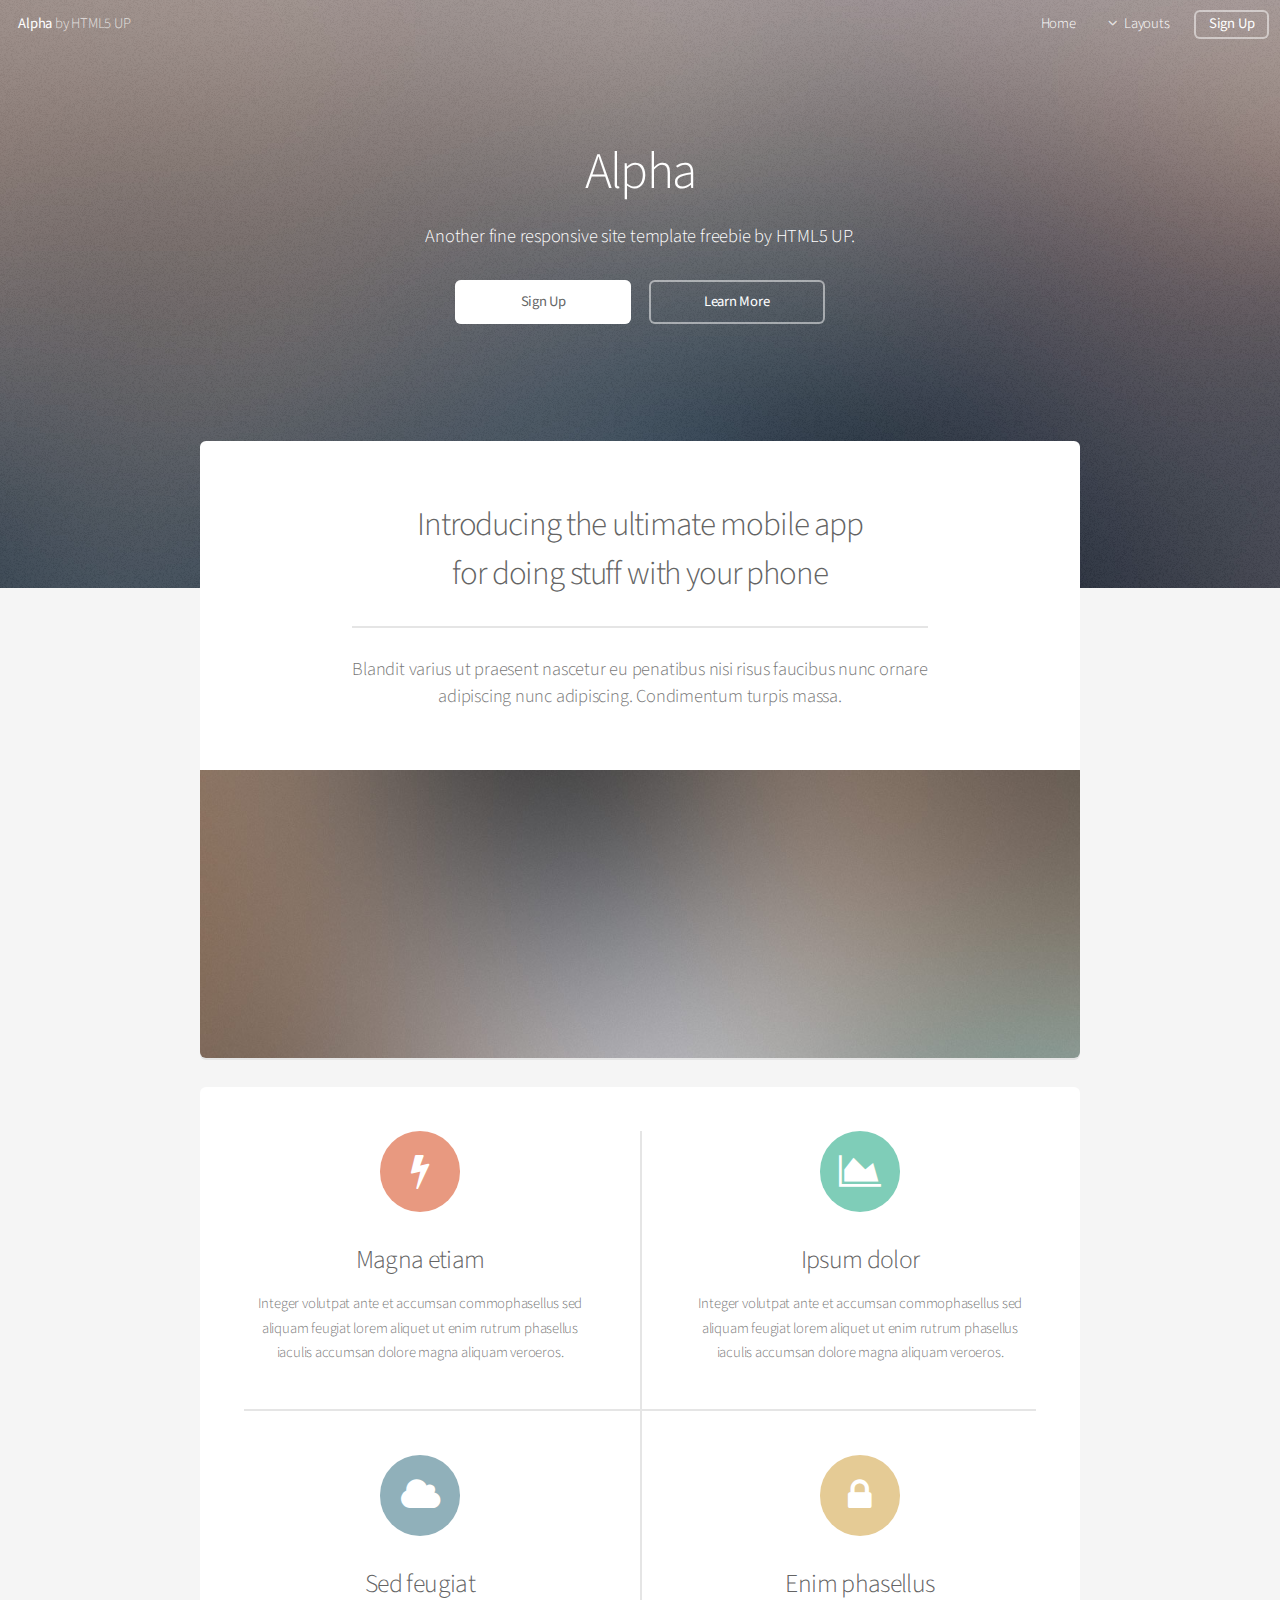
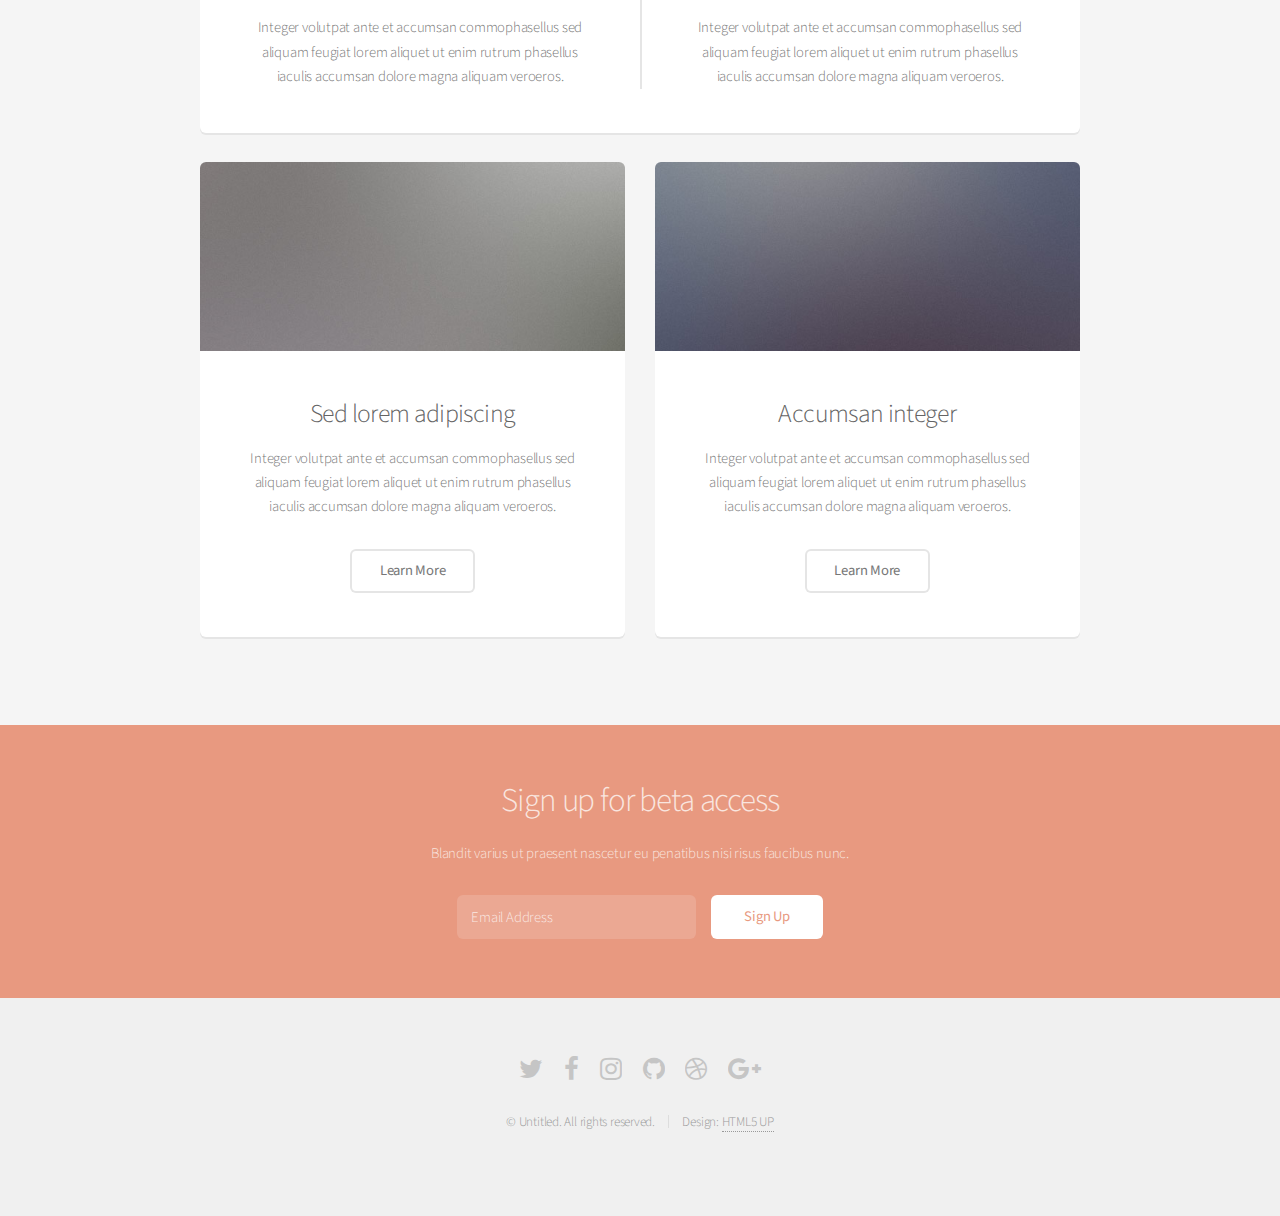
<file: html5up-alpha/index.html>
<!DOCTYPE HTML>
<!--
	Alpha by HTML5 UP
	html5up.net | @ajlkn
	Free for personal and commercial use under the CCA 3.0 license (html5up.net/license)
-->
<html>
	<head>
		<title>Alpha by HTML5 UP</title>
		<meta charset="utf-8" />
		<meta name="viewport" content="width=device-width, initial-scale=1" />
		<!--[if lte IE 8]><script src="assets/js/ie/html5shiv.js"></script><![endif]-->
		<link rel="stylesheet" href="assets/css/main.css" />
		<!--[if lte IE 8]><link rel="stylesheet" href="assets/css/ie8.css" /><![endif]-->
	</head>
	<body class="landing">
		<div id="page-wrapper">

			<!-- Header -->
				<header id="header" class="alt">
					<h1><a href="index.html">Alpha</a> by HTML5 UP</h1>
					<nav id="nav">
						<ul>
							<li><a href="index.html">Home</a></li>
							<li>
								<a href="#" class="icon fa-angle-down">Layouts</a>
								<ul>
									<li><a href="generic.html">Generic</a></li>
									<li><a href="contact.html">Contact</a></li>
									<li><a href="elements.html">Elements</a></li>
									<li>
										<a href="#">Submenu</a>
										<ul>
											<li><a href="#">Option One</a></li>
											<li><a href="#">Option Two</a></li>
											<li><a href="#">Option Three</a></li>
											<li><a href="#">Option Four</a></li>
										</ul>
									</li>
								</ul>
							</li>
							<li><a href="#" class="button">Sign Up</a></li>
						</ul>
					</nav>
				</header>

			<!-- Banner -->
				<section id="banner">
					<h2>Alpha</h2>
					<p>Another fine responsive site template freebie by HTML5 UP.</p>
					<ul class="actions">
						<li><a href="#" class="button special">Sign Up</a></li>
						<li><a href="#" class="button">Learn More</a></li>
					</ul>
				</section>

			<!-- Main -->
				<section id="main" class="container">

					<section class="box special">
						<header class="major">
							<h2>Introducing the ultimate mobile app
							<br />
							for doing stuff with your phone</h2>
							<p>Blandit varius ut praesent nascetur eu penatibus nisi risus faucibus nunc ornare<br />
							adipiscing nunc adipiscing. Condimentum turpis massa.</p>
						</header>
						<span class="image featured"><img src="images/pic01.jpg" alt="" /></span>
					</section>

					<section class="box special features">
						<div class="features-row">
							<section>
								<span class="icon major fa-bolt accent2"></span>
								<h3>Magna etiam</h3>
								<p>Integer volutpat ante et accumsan commophasellus sed aliquam feugiat lorem aliquet ut enim rutrum phasellus iaculis accumsan dolore magna aliquam veroeros.</p>
							</section>
							<section>
								<span class="icon major fa-area-chart accent3"></span>
								<h3>Ipsum dolor</h3>
								<p>Integer volutpat ante et accumsan commophasellus sed aliquam feugiat lorem aliquet ut enim rutrum phasellus iaculis accumsan dolore magna aliquam veroeros.</p>
							</section>
						</div>
						<div class="features-row">
							<section>
								<span class="icon major fa-cloud accent4"></span>
								<h3>Sed feugiat</h3>
								<p>Integer volutpat ante et accumsan commophasellus sed aliquam feugiat lorem aliquet ut enim rutrum phasellus iaculis accumsan dolore magna aliquam veroeros.</p>
							</section>
							<section>
								<span class="icon major fa-lock accent5"></span>
								<h3>Enim phasellus</h3>
								<p>Integer volutpat ante et accumsan commophasellus sed aliquam feugiat lorem aliquet ut enim rutrum phasellus iaculis accumsan dolore magna aliquam veroeros.</p>
							</section>
						</div>
					</section>

					<div class="row">
						<div class="6u 12u(narrower)">

							<section class="box special">
								<span class="image featured"><img src="images/pic02.jpg" alt="" /></span>
								<h3>Sed lorem adipiscing</h3>
								<p>Integer volutpat ante et accumsan commophasellus sed aliquam feugiat lorem aliquet ut enim rutrum phasellus iaculis accumsan dolore magna aliquam veroeros.</p>
								<ul class="actions">
									<li><a href="#" class="button alt">Learn More</a></li>
								</ul>
							</section>

						</div>
						<div class="6u 12u(narrower)">

							<section class="box special">
								<span class="image featured"><img src="images/pic03.jpg" alt="" /></span>
								<h3>Accumsan integer</h3>
								<p>Integer volutpat ante et accumsan commophasellus sed aliquam feugiat lorem aliquet ut enim rutrum phasellus iaculis accumsan dolore magna aliquam veroeros.</p>
								<ul class="actions">
									<li><a href="#" class="button alt">Learn More</a></li>
								</ul>
							</section>

						</div>
					</div>

				</section>

			<!-- CTA -->
				<section id="cta">

					<h2>Sign up for beta access</h2>
					<p>Blandit varius ut praesent nascetur eu penatibus nisi risus faucibus nunc.</p>

					<form>
						<div class="row uniform 50%">
							<div class="8u 12u(mobilep)">
								<input type="email" name="email" id="email" placeholder="Email Address" />
							</div>
							<div class="4u 12u(mobilep)">
								<input type="submit" value="Sign Up" class="fit" />
							</div>
						</div>
					</form>

				</section>

			<!-- Footer -->
				<footer id="footer">
					<ul class="icons">
						<li><a href="#" class="icon fa-twitter"><span class="label">Twitter</span></a></li>
						<li><a href="#" class="icon fa-facebook"><span class="label">Facebook</span></a></li>
						<li><a href="#" class="icon fa-instagram"><span class="label">Instagram</span></a></li>
						<li><a href="#" class="icon fa-github"><span class="label">Github</span></a></li>
						<li><a href="#" class="icon fa-dribbble"><span class="label">Dribbble</span></a></li>
						<li><a href="#" class="icon fa-google-plus"><span class="label">Google+</span></a></li>
					</ul>
					<ul class="copyright">
						<li>&copy; Untitled. All rights reserved.</li><li>Design: <a href="http://html5up.net">HTML5 UP</a></li>
					</ul>
				</footer>

		</div>

		<!-- Scripts -->
			<script src="assets/js/jquery.min.js"></script>
			<script src="assets/js/jquery.dropotron.min.js"></script>
			<script src="assets/js/jquery.scrollgress.min.js"></script>
			<script src="assets/js/skel.min.js"></script>
			<script src="assets/js/util.js"></script>
			<!--[if lte IE 8]><script src="assets/js/ie/respond.min.js"></script><![endif]-->
			<script src="assets/js/main.js"></script>

	</body>
</html>
</file>
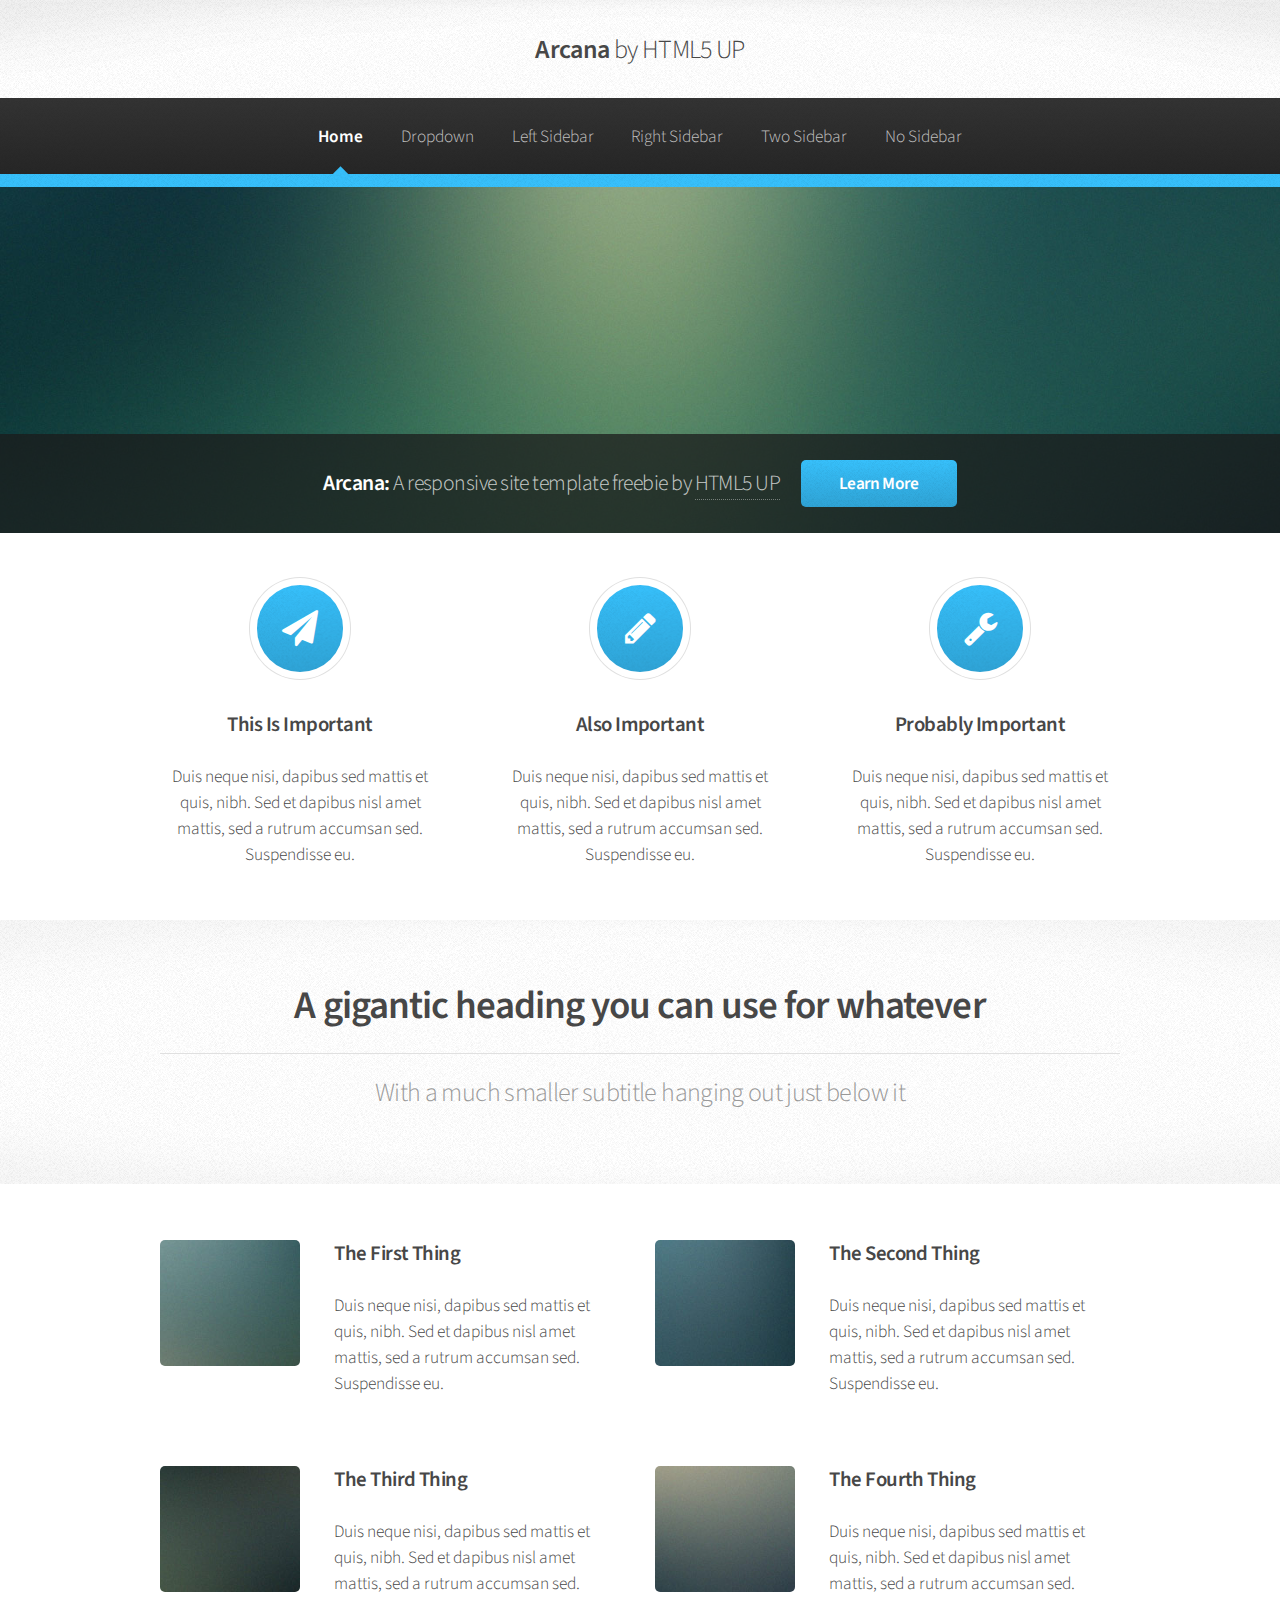
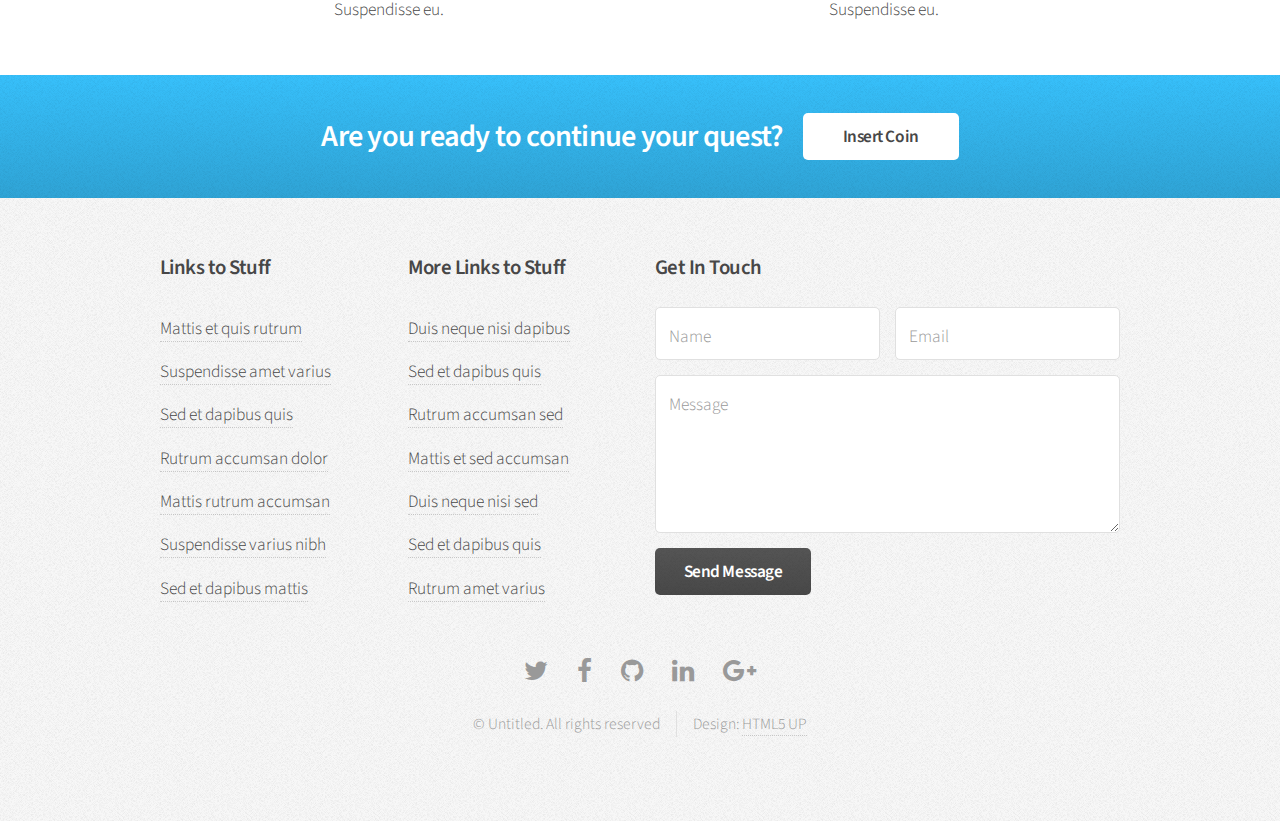
<file: html5up-arcana/index.html>
<!DOCTYPE HTML>
<!--
	Arcana by HTML5 UP
	html5up.net | @ajlkn
	Free for personal and commercial use under the CCA 3.0 license (html5up.net/license)
-->
<html>
	<head>
		<title>Arcana by HTML5 UP</title>
		<meta charset="utf-8" />
		<meta name="viewport" content="width=device-width, initial-scale=1" />
		<!--[if lte IE 8]><script src="assets/js/ie/html5shiv.js"></script><![endif]-->
		<link rel="stylesheet" href="assets/css/main.css" />
		<!--[if lte IE 8]><link rel="stylesheet" href="assets/css/ie8.css" /><![endif]-->
		<!--[if lte IE 9]><link rel="stylesheet" href="assets/css/ie9.css" /><![endif]-->
	</head>
	<body>
		<div id="page-wrapper">

			<!-- Header -->
				<div id="header">

					<!-- Logo -->
						<h1><a href="index.html" id="logo">Arcana <em>by HTML5 UP</em></a></h1>

					<!-- Nav -->
						<nav id="nav">
							<ul>
								<li class="current"><a href="index.html">Home</a></li>
								<li>
									<a href="#">Dropdown</a>
									<ul>
										<li><a href="#">Lorem dolor</a></li>
										<li><a href="#">Magna phasellus</a></li>
										<li><a href="#">Etiam sed tempus</a></li>
										<li>
											<a href="#">Submenu</a>
											<ul>
												<li><a href="#">Lorem dolor</a></li>
												<li><a href="#">Phasellus magna</a></li>
												<li><a href="#">Magna phasellus</a></li>
												<li><a href="#">Etiam nisl</a></li>
												<li><a href="#">Veroeros feugiat</a></li>
											</ul>
										</li>
										<li><a href="#">Veroeros feugiat</a></li>
									</ul>
								</li>
								<li><a href="left-sidebar.html">Left Sidebar</a></li>
								<li><a href="right-sidebar.html">Right Sidebar</a></li>
								<li><a href="two-sidebar.html">Two Sidebar</a></li>
								<li><a href="no-sidebar.html">No Sidebar</a></li>
							</ul>
						</nav>

				</div>

			<!-- Banner -->
				<section id="banner">
					<header>
						<h2>Arcana: <em>A responsive site template freebie by <a href="http://html5up.net">HTML5 UP</a></em></h2>
						<a href="#" class="button">Learn More</a>
					</header>
				</section>

			<!-- Highlights -->
				<section class="wrapper style1">
					<div class="container">
						<div class="row 200%">
							<section class="4u 12u(narrower)">
								<div class="box highlight">
									<i class="icon major fa-paper-plane"></i>
									<h3>This Is Important</h3>
									<p>Duis neque nisi, dapibus sed mattis et quis, nibh. Sed et dapibus nisl amet mattis, sed a rutrum accumsan sed. Suspendisse eu.</p>
								</div>
							</section>
							<section class="4u 12u(narrower)">
								<div class="box highlight">
									<i class="icon major fa-pencil"></i>
									<h3>Also Important</h3>
									<p>Duis neque nisi, dapibus sed mattis et quis, nibh. Sed et dapibus nisl amet mattis, sed a rutrum accumsan sed. Suspendisse eu.</p>
								</div>
							</section>
							<section class="4u 12u(narrower)">
								<div class="box highlight">
									<i class="icon major fa-wrench"></i>
									<h3>Probably Important</h3>
									<p>Duis neque nisi, dapibus sed mattis et quis, nibh. Sed et dapibus nisl amet mattis, sed a rutrum accumsan sed. Suspendisse eu.</p>
								</div>
							</section>
						</div>
					</div>
				</section>

			<!-- Gigantic Heading -->
				<section class="wrapper style2">
					<div class="container">
						<header class="major">
							<h2>A gigantic heading you can use for whatever</h2>
							<p>With a much smaller subtitle hanging out just below it</p>
						</header>
					</div>
				</section>

			<!-- Posts -->
				<section class="wrapper style1">
					<div class="container">
						<div class="row">
							<section class="6u 12u(narrower)">
								<div class="box post">
									<a href="#" class="image left"><img src="images/pic01.jpg" alt="" /></a>
									<div class="inner">
										<h3>The First Thing</h3>
										<p>Duis neque nisi, dapibus sed mattis et quis, nibh. Sed et dapibus nisl amet mattis, sed a rutrum accumsan sed. Suspendisse eu.</p>
									</div>
								</div>
							</section>
							<section class="6u 12u(narrower)">
								<div class="box post">
									<a href="#" class="image left"><img src="images/pic02.jpg" alt="" /></a>
									<div class="inner">
										<h3>The Second Thing</h3>
										<p>Duis neque nisi, dapibus sed mattis et quis, nibh. Sed et dapibus nisl amet mattis, sed a rutrum accumsan sed. Suspendisse eu.</p>
									</div>
								</div>
							</section>
						</div>
						<div class="row">
							<section class="6u 12u(narrower)">
								<div class="box post">
									<a href="#" class="image left"><img src="images/pic03.jpg" alt="" /></a>
									<div class="inner">
										<h3>The Third Thing</h3>
										<p>Duis neque nisi, dapibus sed mattis et quis, nibh. Sed et dapibus nisl amet mattis, sed a rutrum accumsan sed. Suspendisse eu.</p>
									</div>
								</div>
							</section>
							<section class="6u 12u(narrower)">
								<div class="box post">
									<a href="#" class="image left"><img src="images/pic04.jpg" alt="" /></a>
									<div class="inner">
										<h3>The Fourth Thing</h3>
										<p>Duis neque nisi, dapibus sed mattis et quis, nibh. Sed et dapibus nisl amet mattis, sed a rutrum accumsan sed. Suspendisse eu.</p>
									</div>
								</div>
							</section>
						</div>
					</div>
				</section>

			<!-- CTA -->
				<section id="cta" class="wrapper style3">
					<div class="container">
						<header>
							<h2>Are you ready to continue your quest?</h2>
							<a href="#" class="button">Insert Coin</a>
						</header>
					</div>
				</section>

			<!-- Footer -->
				<div id="footer">
					<div class="container">
						<div class="row">
							<section class="3u 6u(narrower) 12u$(mobilep)">
								<h3>Links to Stuff</h3>
								<ul class="links">
									<li><a href="#">Mattis et quis rutrum</a></li>
									<li><a href="#">Suspendisse amet varius</a></li>
									<li><a href="#">Sed et dapibus quis</a></li>
									<li><a href="#">Rutrum accumsan dolor</a></li>
									<li><a href="#">Mattis rutrum accumsan</a></li>
									<li><a href="#">Suspendisse varius nibh</a></li>
									<li><a href="#">Sed et dapibus mattis</a></li>
								</ul>
							</section>
							<section class="3u 6u$(narrower) 12u$(mobilep)">
								<h3>More Links to Stuff</h3>
								<ul class="links">
									<li><a href="#">Duis neque nisi dapibus</a></li>
									<li><a href="#">Sed et dapibus quis</a></li>
									<li><a href="#">Rutrum accumsan sed</a></li>
									<li><a href="#">Mattis et sed accumsan</a></li>
									<li><a href="#">Duis neque nisi sed</a></li>
									<li><a href="#">Sed et dapibus quis</a></li>
									<li><a href="#">Rutrum amet varius</a></li>
								</ul>
							</section>
							<section class="6u 12u(narrower)">
								<h3>Get In Touch</h3>
								<form>
									<div class="row 50%">
										<div class="6u 12u(mobilep)">
											<input type="text" name="name" id="name" placeholder="Name" />
										</div>
										<div class="6u 12u(mobilep)">
											<input type="email" name="email" id="email" placeholder="Email" />
										</div>
									</div>
									<div class="row 50%">
										<div class="12u">
											<textarea name="message" id="message" placeholder="Message" rows="5"></textarea>
										</div>
									</div>
									<div class="row 50%">
										<div class="12u">
											<ul class="actions">
												<li><input type="submit" class="button alt" value="Send Message" /></li>
											</ul>
										</div>
									</div>
								</form>
							</section>
						</div>
					</div>

					<!-- Icons -->
						<ul class="icons">
							<li><a href="#" class="icon fa-twitter"><span class="label">Twitter</span></a></li>
							<li><a href="#" class="icon fa-facebook"><span class="label">Facebook</span></a></li>
							<li><a href="#" class="icon fa-github"><span class="label">GitHub</span></a></li>
							<li><a href="#" class="icon fa-linkedin"><span class="label">LinkedIn</span></a></li>
							<li><a href="#" class="icon fa-google-plus"><span class="label">Google+</span></a></li>
						</ul>

					<!-- Copyright -->
						<div class="copyright">
							<ul class="menu">
								<li>&copy; Untitled. All rights reserved</li><li>Design: <a href="http://html5up.net">HTML5 UP</a></li>
							</ul>
						</div>

				</div>

		</div>

		<!-- Scripts -->
			<script src="assets/js/jquery.min.js"></script>
			<script src="assets/js/jquery.dropotron.min.js"></script>
			<script src="assets/js/skel.min.js"></script>
			<script src="assets/js/util.js"></script>
			<!--[if lte IE 8]><script src="assets/js/ie/respond.min.js"></script><![endif]-->
			<script src="assets/js/main.js"></script>

	</body>
</html>
</file>
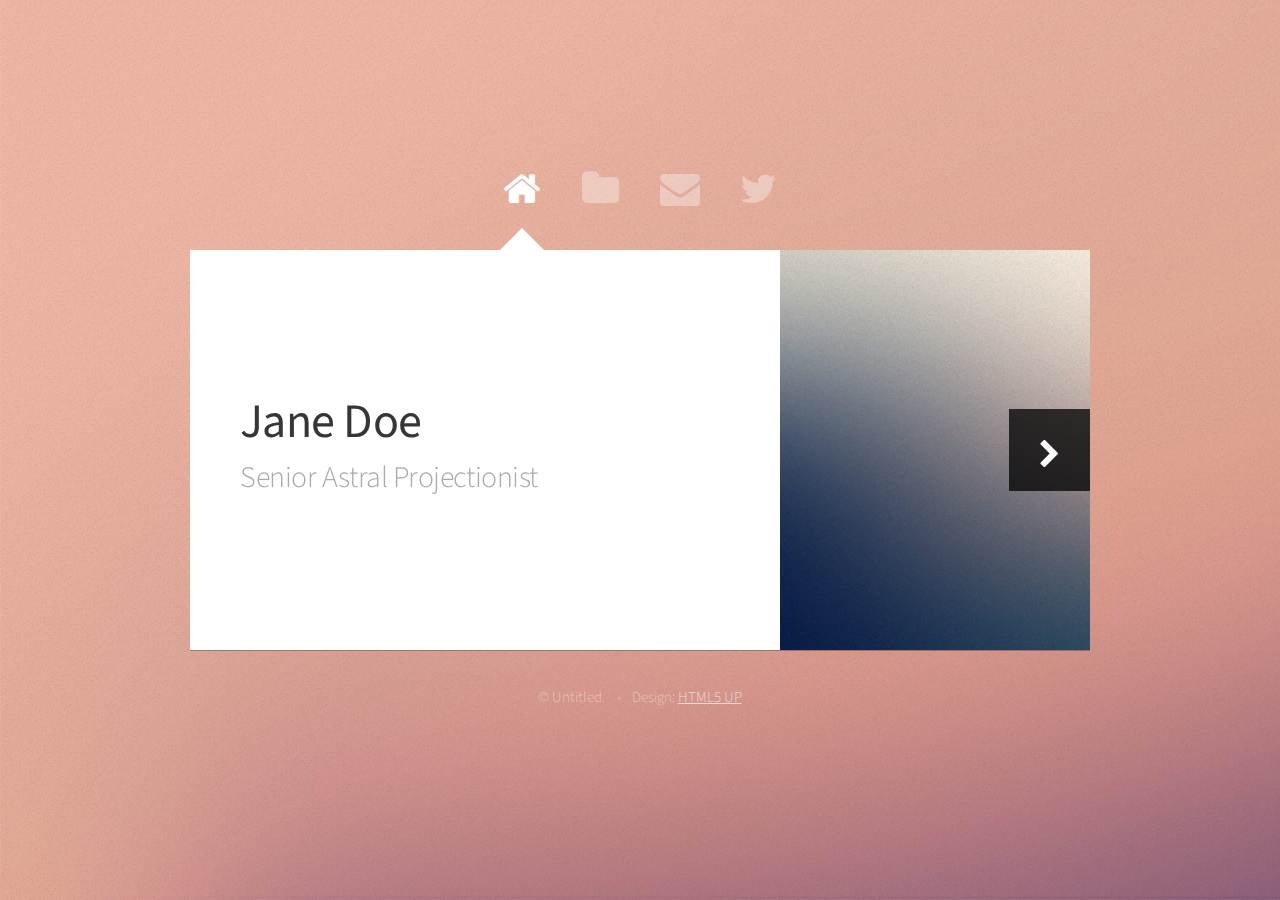
<file: html5up-astral/index.html>
<!DOCTYPE HTML>
<!--
	Astral by HTML5 UP
	html5up.net | @ajlkn
	Free for personal and commercial use under the CCA 3.0 license (html5up.net/license)
-->
<html>
	<head>
		<title>Astral by HTML5 UP</title>
		<meta charset="utf-8" />
		<meta name="viewport" content="width=device-width, initial-scale=1" />
		<!--[if lte IE 8]><script src="assets/js/ie/html5shiv.js"></script><![endif]-->
		<link rel="stylesheet" href="assets/css/main.css" />
		<noscript><link rel="stylesheet" href="assets/css/noscript.css" /></noscript>
		<!--[if lte IE 8]><link rel="stylesheet" href="assets/css/ie8.css" /><![endif]-->
	</head>
	<body>

		<!-- Wrapper-->
			<div id="wrapper">

				<!-- Nav -->
					<nav id="nav">
						<a href="#me" class="icon fa-home active"><span>Home</span></a>
						<a href="#work" class="icon fa-folder"><span>Work</span></a>
						<a href="#contact" class="icon fa-envelope"><span>Contact</span></a>
						<a href="#" class="icon fa-twitter"><span>Twitter</span></a>
					</nav>

				<!-- Main -->
					<div id="main">

						<!-- Me -->
							<article id="me" class="panel">
								<header>
									<h1>Jane Doe</h1>
									<p>Senior Astral Projectionist</p>
								</header>
								<a href="#work" class="jumplink pic">
									<span class="arrow icon fa-chevron-right"><span>See my work</span></span>
									<img src="images/me.jpg" alt="" />
								</a>
							</article>

						<!-- Work -->
							<article id="work" class="panel">
								<header>
									<h2>Work</h2>
								</header>
								<p>
									Phasellus enim sapien, blandit ullamcorper elementum eu, condimentum eu elit.
									Vestibulum ante ipsum primis in faucibus orci luctus et ultrices posuere cubilia
									luctus elit eget interdum.
								</p>
								<section>
									<div class="row">
										<div class="4u 12u$(mobile)">
											<a href="#" class="image fit"><img src="images/pic01.jpg" alt=""></a>
										</div>
										<div class="4u 12u$(mobile)">
											<a href="#" class="image fit"><img src="images/pic02.jpg" alt=""></a>
										</div>
										<div class="4u$ 12u$(mobile)">
											<a href="#" class="image fit"><img src="images/pic03.jpg" alt=""></a>
										</div>
										<div class="4u 12u$(mobile)">
											<a href="#" class="image fit"><img src="images/pic04.jpg" alt=""></a>
										</div>
										<div class="4u 12u$(mobile)">
											<a href="#" class="image fit"><img src="images/pic05.jpg" alt=""></a>
										</div>
										<div class="4u$ 12u$(mobile)">
											<a href="#" class="image fit"><img src="images/pic06.jpg" alt=""></a>
										</div>
										<div class="4u 12u$(mobile)">
											<a href="#" class="image fit"><img src="images/pic07.jpg" alt=""></a>
										</div>
										<div class="4u 12u$(mobile)">
											<a href="#" class="image fit"><img src="images/pic08.jpg" alt=""></a>
										</div>
										<div class="4u$ 12u$(mobile)">
											<a href="#" class="image fit"><img src="images/pic09.jpg" alt=""></a>
										</div>
										<div class="4u 12u$(mobile)">
											<a href="#" class="image fit"><img src="images/pic10.jpg" alt=""></a>
										</div>
										<div class="4u 12u$(mobile)">
											<a href="#" class="image fit"><img src="images/pic11.jpg" alt=""></a>
										</div>
										<div class="4u$ 12u$(mobile)">
											<a href="#" class="image fit"><img src="images/pic12.jpg" alt=""></a>
										</div>
									</div>
								</section>
							</article>

						<!-- Contact -->
							<article id="contact" class="panel">
								<header>
									<h2>Contact Me</h2>
								</header>
								<form action="#" method="post">
									<div>
										<div class="row">
											<div class="6u 12u$(mobile)">
												<input type="text" name="name" placeholder="Name" />
											</div>
											<div class="6u$ 12u$(mobile)">
												<input type="text" name="email" placeholder="Email" />
											</div>
											<div class="12u$">
												<input type="text" name="subject" placeholder="Subject" />
											</div>
											<div class="12u$">
												<textarea name="message" placeholder="Message" rows="8"></textarea>
											</div>
											<div class="12u$">
												<input type="submit" value="Send Message" />
											</div>
										</div>
									</div>
								</form>
							</article>

					</div>

				<!-- Footer -->
					<div id="footer">
						<ul class="copyright">
							<li>&copy; Untitled.</li><li>Design: <a href="http://html5up.net">HTML5 UP</a></li>
						</ul>
					</div>

			</div>

		<!-- Scripts -->
			<script src="assets/js/jquery.min.js"></script>
			<script src="assets/js/skel.min.js"></script>
			<script src="assets/js/skel-viewport.min.js"></script>
			<script src="assets/js/util.js"></script>
			<!--[if lte IE 8]><script src="assets/js/ie/respond.min.js"></script><![endif]-->
			<script src="assets/js/main.js"></script>

	</body>
</html>
</file>
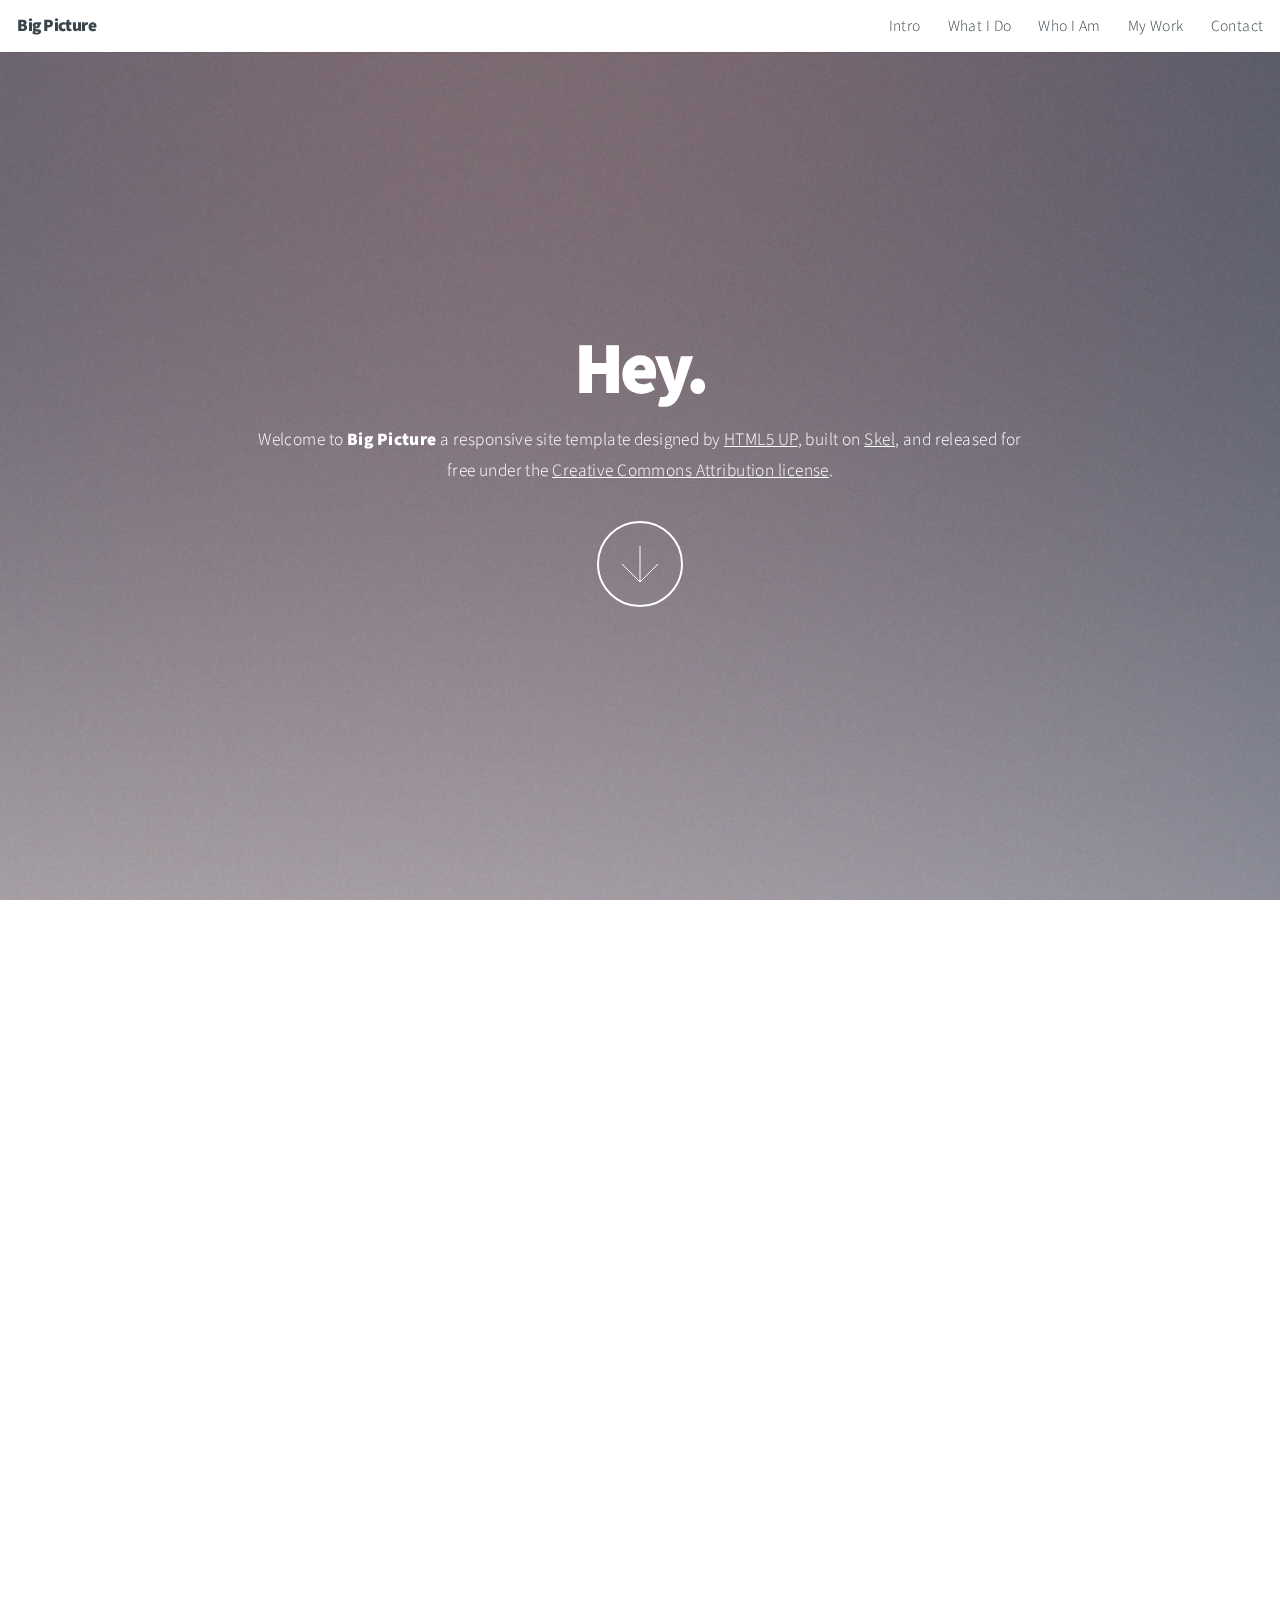
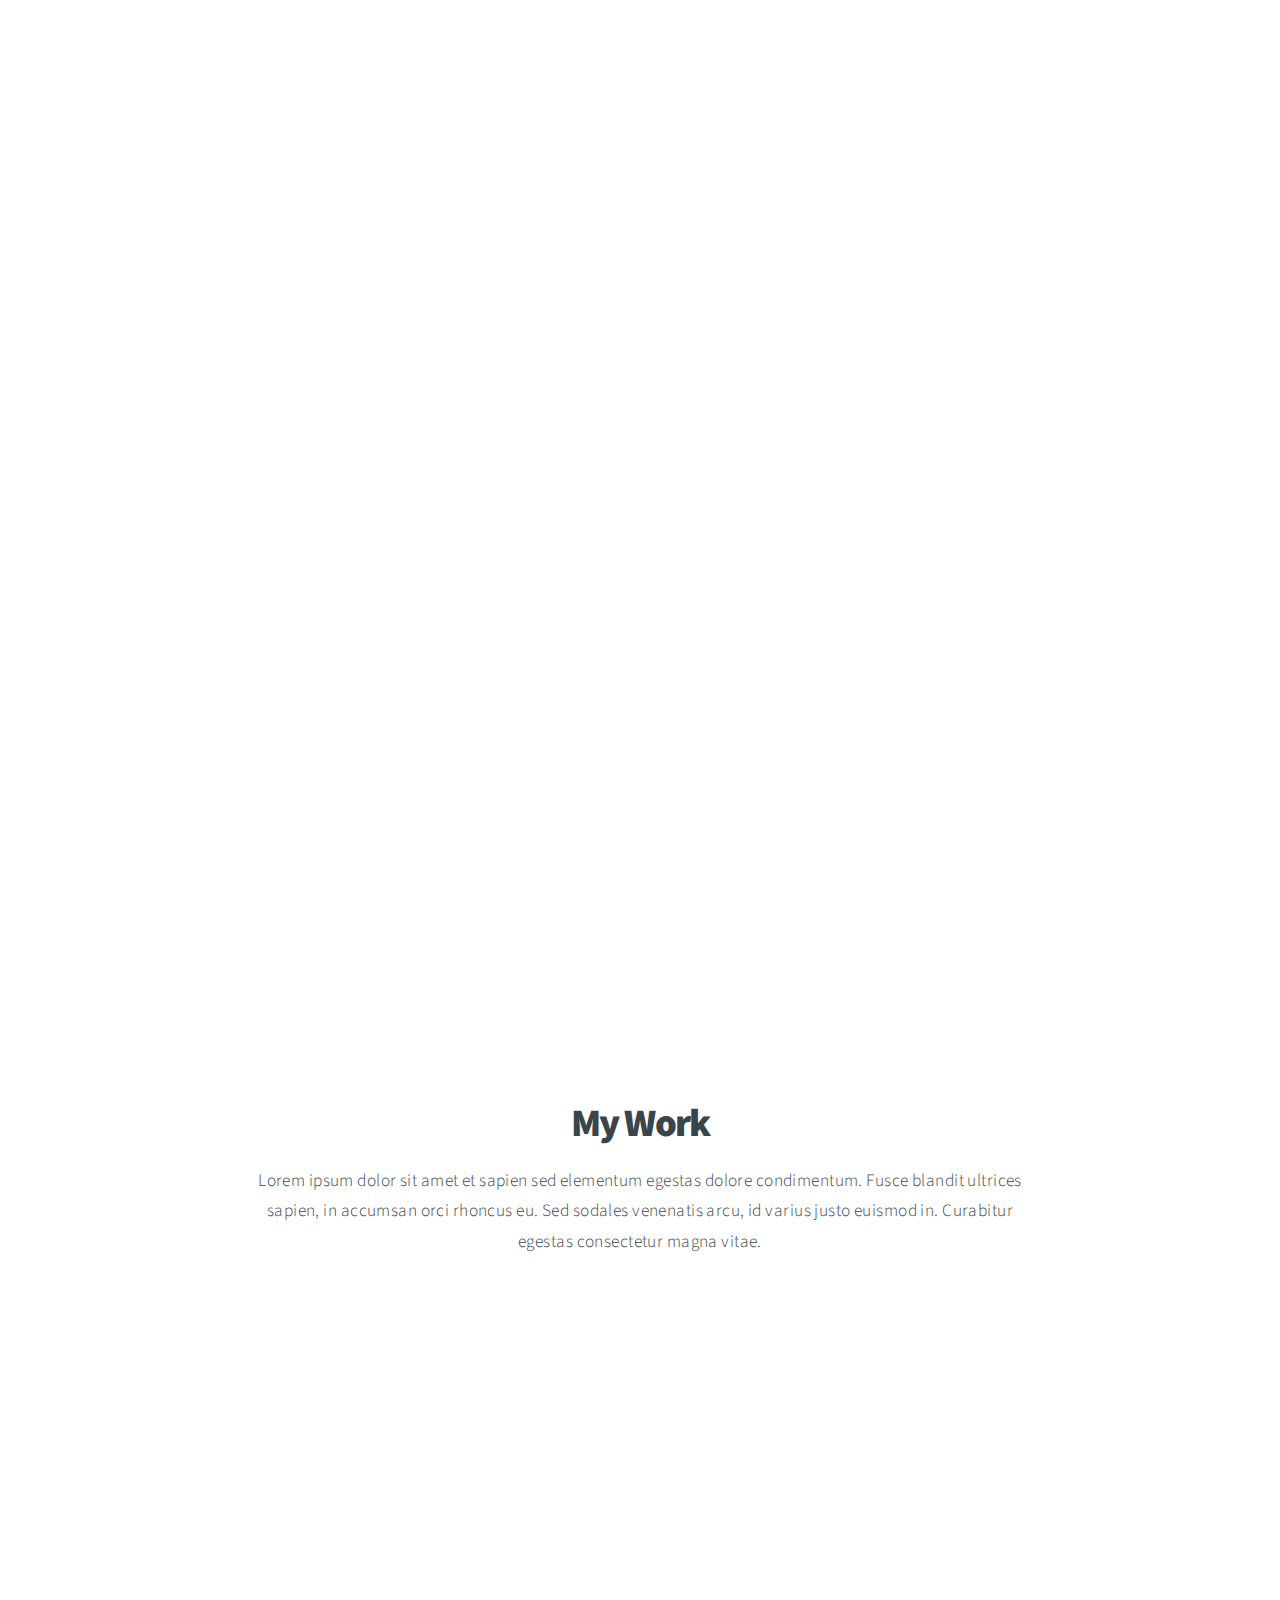
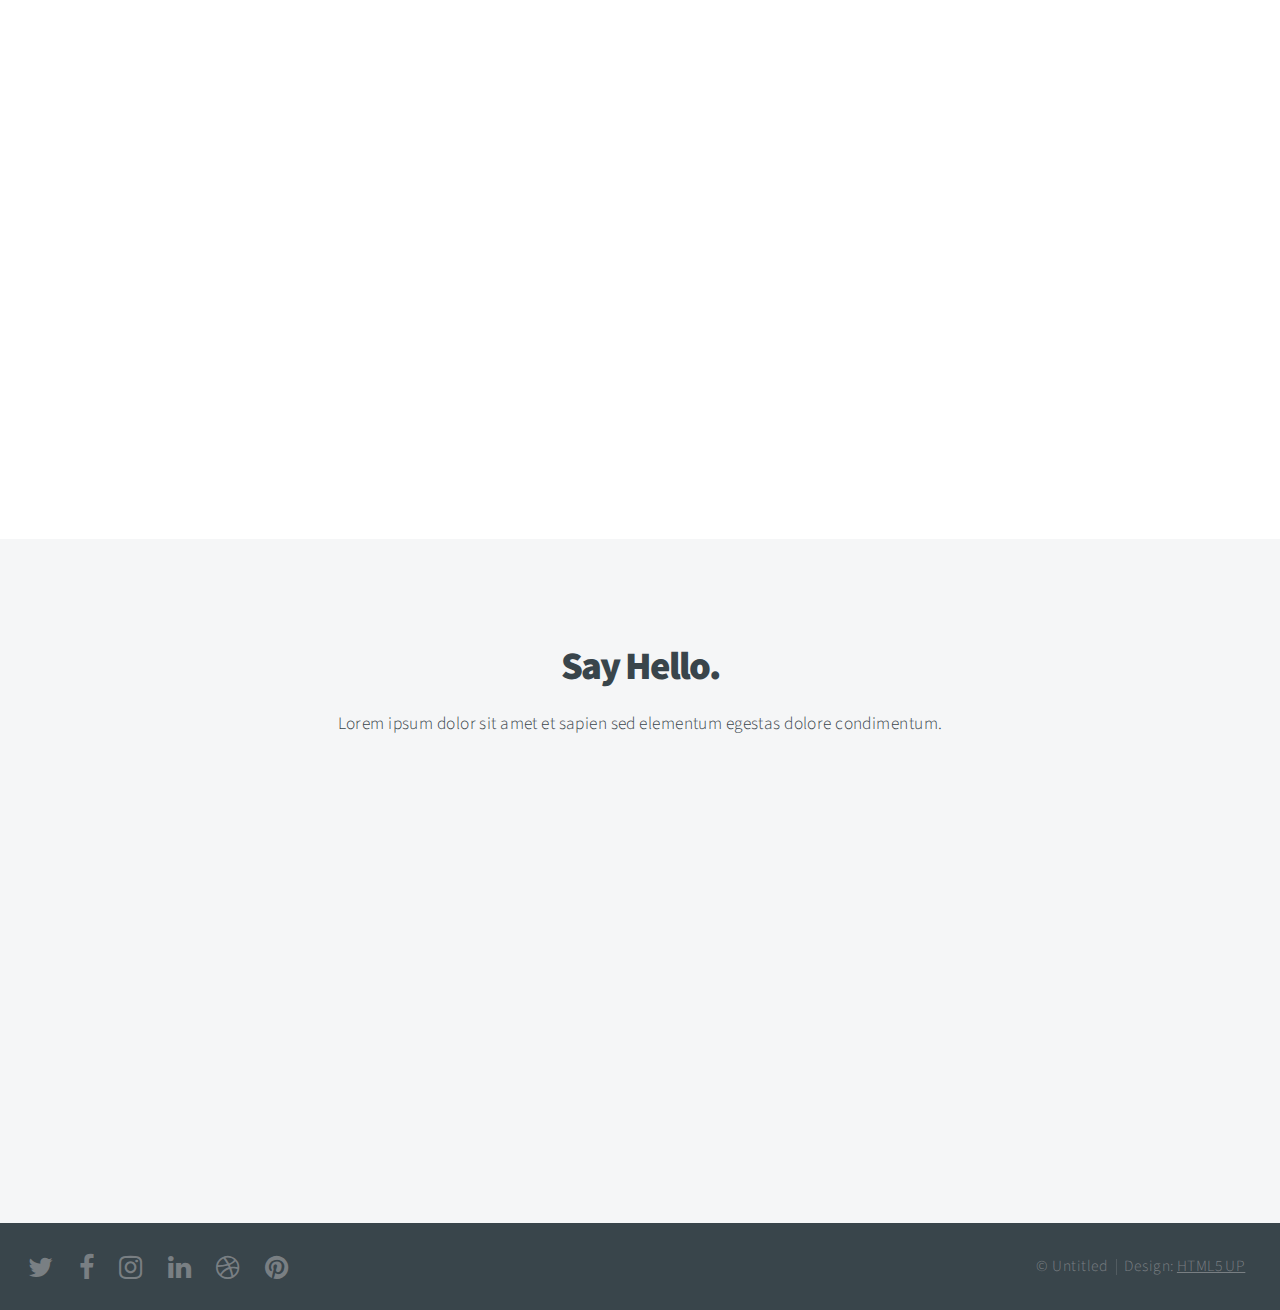
<file: html5up-big-picture/index.html>
<!DOCTYPE HTML>
<!--
	Big Picture by HTML5 UP
	html5up.net | @ajlkn
	Free for personal and commercial use under the CCA 3.0 license (html5up.net/license)
-->
<html>
	<head>
		<title>Big Picture by HTML5 UP</title>
		<meta charset="utf-8" />
		<meta name="viewport" content="width=device-width, initial-scale=1" />
		<!--[if lte IE 8]><script src="assets/js/ie/html5shiv.js"></script><![endif]-->
		<link rel="stylesheet" href="assets/css/main.css" />
		<!--[if lte IE 8]><link rel="stylesheet" href="assets/css/ie8.css" /><![endif]-->
		<!--[if lte IE 9]><link rel="stylesheet" href="assets/css/ie9.css" /><![endif]-->
	</head>
	<body>

		<!-- Header -->
			<header id="header">
				<h1>Big Picture</h1>
				<nav>
					<ul>
						<li><a href="#intro">Intro</a></li>
						<li><a href="#one">What I Do</a></li>
						<li><a href="#two">Who I Am</a></li>
						<li><a href="#work">My Work</a></li>
						<li><a href="#contact">Contact</a></li>
					</ul>
				</nav>
			</header>

		<!-- Intro -->
			<section id="intro" class="main style1 dark fullscreen">
				<div class="content">
					<header>
						<h2>Hey.</h2>
					</header>
					<p>Welcome to <strong>Big Picture</strong> a responsive site template designed
					by <a href="https://html5up.net">HTML5 UP</a>, built on <a href="http://skel.io">Skel</a>,
					and released for free under the <a href="https://html5up.net/license">Creative Commons Attribution license</a>.</p>
					<footer>
						<a href="#one" class="button style2 down">More</a>
					</footer>
				</div>
			</section>

		<!-- One -->
			<section id="one" class="main style2 right dark fullscreen">
				<div class="content box style2">
					<header>
						<h2>What I Do</h2>
					</header>
					<p>Lorem ipsum dolor sit amet et sapien sed elementum egestas dolore condimentum.
					Fusce blandit ultrices sapien, in accumsan orci rhoncus eu. Sed sodales venenatis arcu,
					id varius justo euismod in. Curabitur egestas consectetur magna.</p>
				</div>
				<a href="#two" class="button style2 down anchored">Next</a>
			</section>

		<!-- Two -->
			<section id="two" class="main style2 left dark fullscreen">
				<div class="content box style2">
					<header>
						<h2>Who I Am</h2>
					</header>
					<p>Lorem ipsum dolor sit amet et sapien sed elementum egestas dolore condimentum.
					Fusce blandit ultrices sapien, in accumsan orci rhoncus eu. Sed sodales venenatis arcu,
					id varius justo euismod in. Curabitur egestas consectetur magna.</p>
				</div>
				<a href="#work" class="button style2 down anchored">Next</a>
			</section>

		<!-- Work -->
			<section id="work" class="main style3 primary">
				<div class="content">
					<header>
						<h2>My Work</h2>
						<p>Lorem ipsum dolor sit amet et sapien sed elementum egestas dolore condimentum.
						Fusce blandit ultrices sapien, in accumsan orci rhoncus eu. Sed sodales venenatis
						arcu, id varius justo euismod in. Curabitur egestas consectetur magna vitae.</p>
					</header>

					<!-- Gallery  -->
						<div class="gallery">
							<article class="from-left">
								<a href="images/fulls/01.jpg" class="image fit"><img src="images/thumbs/01.jpg" title="The Anonymous Red" alt="" /></a>
							</article>
							<article class="from-right">
								<a href="images/fulls/02.jpg" class="image fit"><img src="images/thumbs/02.jpg" title="Airchitecture II" alt="" /></a>
							</article>
							<article class="from-left">
								<a href="images/fulls/03.jpg" class="image fit"><img src="images/thumbs/03.jpg" title="Air Lounge" alt="" /></a>
							</article>
							<article class="from-right">
								<a href="images/fulls/04.jpg" class="image fit"><img src="images/thumbs/04.jpg" title="Carry on" alt="" /></a>
							</article>
							<article class="from-left">
								<a href="images/fulls/05.jpg" class="image fit"><img src="images/thumbs/05.jpg" title="The sparkling shell" alt="" /></a>
							</article>
							<article class="from-right">
								<a href="images/fulls/06.jpg" class="image fit"><img src="images/thumbs/06.jpg" title="Bent IX" alt="" /></a>
							</article>
						</div>

				</div>
			</section>

		<!-- Contact -->
			<section id="contact" class="main style3 secondary">
				<div class="content">
					<header>
						<h2>Say Hello.</h2>
						<p>Lorem ipsum dolor sit amet et sapien sed elementum egestas dolore condimentum.</p>
					</header>
					<div class="box">
						<form method="post" action="#">
							<div class="field half first"><input type="text" name="name" placeholder="Name" /></div>
							<div class="field half"><input type="email" name="email" placeholder="Email" /></div>
							<div class="field"><textarea name="message" placeholder="Message" rows="6"></textarea></div>
							<ul class="actions">
								<li><input type="submit" value="Send Message" /></li>
							</ul>
						</form>
					</div>
				</div>
			</section>

		<!-- Footer -->
			<footer id="footer">

				<!-- Icons -->
					<ul class="actions">
						<li><a href="#" class="icon fa-twitter"><span class="label">Twitter</span></a></li>
						<li><a href="#" class="icon fa-facebook"><span class="label">Facebook</span></a></li>
						<li><a href="#" class="icon fa-instagram"><span class="label">Instagram</span></a></li>
						<li><a href="#" class="icon fa-linkedin"><span class="label">LinkedIn</span></a></li>
						<li><a href="#" class="icon fa-dribbble"><span class="label">Dribbble</span></a></li>
						<li><a href="#" class="icon fa-pinterest"><span class="label">Pinterest</span></a></li>
					</ul>

				<!-- Menu -->
					<ul class="menu">
						<li>&copy; Untitled</li><li>Design: <a href="https://html5up.net">HTML5 UP</a></li>
					</ul>

			</footer>

		<!-- Scripts -->
			<script src="assets/js/jquery.min.js"></script>
			<script src="assets/js/jquery.poptrox.min.js"></script>
			<script src="assets/js/jquery.scrolly.min.js"></script>
			<script src="assets/js/jquery.scrollex.min.js"></script>
			<script src="assets/js/skel.min.js"></script>
			<script src="assets/js/util.js"></script>
			<!--[if lte IE 8]><script src="assets/js/ie/respond.min.js"></script><![endif]-->
			<script src="assets/js/main.js"></script>

	</body>
</html>
</file>
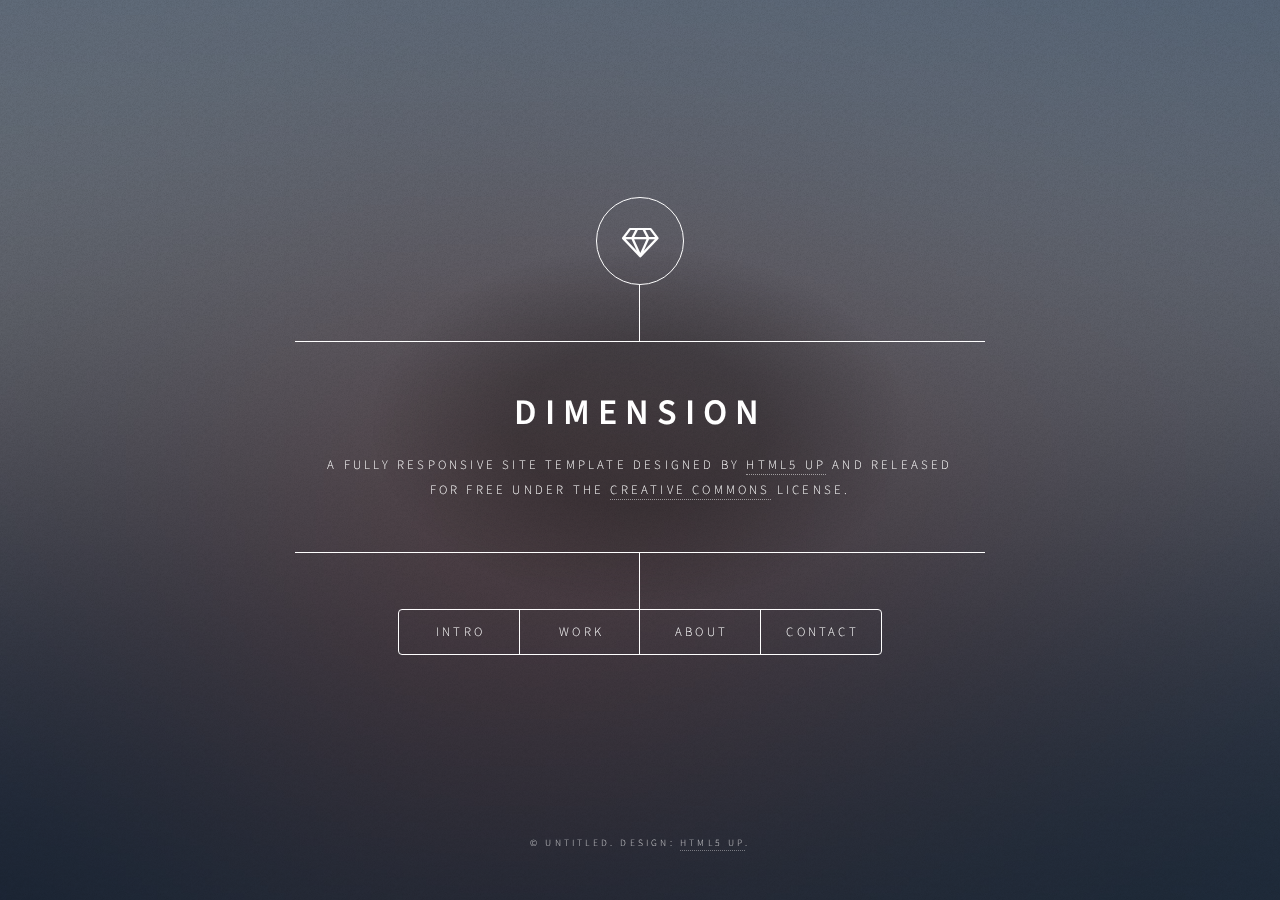
<file: html5up-dimension/index.html>
<!DOCTYPE HTML>
<!--
	Dimension by HTML5 UP
	html5up.net | @ajlkn
	Free for personal and commercial use under the CCA 3.0 license (html5up.net/license)
-->
<html>
	<head>
		<title>Dimension by HTML5 UP</title>
		<meta charset="utf-8" />
		<meta name="viewport" content="width=device-width, initial-scale=1, user-scalable=no" />
		<link rel="stylesheet" href="assets/css/main.css" />
		<!--[if lte IE 9]><link rel="stylesheet" href="assets/css/ie9.css" /><![endif]-->
		<noscript><link rel="stylesheet" href="assets/css/noscript.css" /></noscript>
	</head>
	<body>

		<!-- Wrapper -->
			<div id="wrapper">

				<!-- Header -->
					<header id="header">
						<div class="logo">
							<span class="icon fa-diamond"></span>
						</div>
						<div class="content">
							<div class="inner">
								<h1>Dimension</h1>
								<p><!--[-->A fully responsive site template designed by <a href="https://html5up.net">HTML5 UP</a> and released<!--]--><br />
								<!--[-->for free under the <a href="https://html5up.net/license">Creative Commons</a> license.<!--]--></p>
							</div>
						</div>
						<nav>
							<ul>
								<li><a href="#intro">Intro</a></li>
								<li><a href="#work">Work</a></li>
								<li><a href="#about">About</a></li>
								<li><a href="#contact">Contact</a></li>
								<!--<li><a href="#elements">Elements</a></li>-->
							</ul>
						</nav>
					</header>

				<!-- Main -->
					<div id="main">

						<!-- Intro -->
							<article id="intro">
								<h2 class="major">Intro</h2>
								<span class="image main"><img src="images/pic01.jpg" alt="" /></span>
								<p>Aenean ornare velit lacus, ac varius enim ullamcorper eu. Proin aliquam facilisis ante interdum congue. Integer mollis, nisl amet convallis, porttitor magna ullamcorper, amet egestas mauris. Ut magna finibus nisi nec lacinia. Nam maximus erat id euismod egestas. By the way, check out my <a href="#work">awesome work</a>.</p>
								<p>Lorem ipsum dolor sit amet, consectetur adipiscing elit. Duis dapibus rutrum facilisis. Class aptent taciti sociosqu ad litora torquent per conubia nostra, per inceptos himenaeos. Etiam tristique libero eu nibh porttitor fermentum. Nullam venenatis erat id vehicula viverra. Nunc ultrices eros ut ultricies condimentum. Mauris risus lacus, blandit sit amet venenatis non, bibendum vitae dolor. Nunc lorem mauris, fringilla in aliquam at, euismod in lectus. Pellentesque habitant morbi tristique senectus et netus et malesuada fames ac turpis egestas. In non lorem sit amet elit placerat maximus. Pellentesque aliquam maximus risus, vel sed vehicula.</p>
							</article>

						<!-- Work -->
							<article id="work">
								<h2 class="major">Work</h2>
								<span class="image main"><img src="images/pic02.jpg" alt="" /></span>
								<p>Adipiscing magna sed dolor elit. Praesent eleifend dignissim arcu, at eleifend sapien imperdiet ac. Aliquam erat volutpat. Praesent urna nisi, fringila lorem et vehicula lacinia quam. Integer sollicitudin mauris nec lorem luctus ultrices.</p>
								<p>Nullam et orci eu lorem consequat tincidunt vivamus et sagittis libero. Mauris aliquet magna magna sed nunc rhoncus pharetra. Pellentesque condimentum sem. In efficitur ligula tate urna. Maecenas laoreet massa vel lacinia pellentesque lorem ipsum dolor. Nullam et orci eu lorem consequat tincidunt. Vivamus et sagittis libero. Mauris aliquet magna magna sed nunc rhoncus amet feugiat tempus.</p>
							</article>

						<!-- About -->
							<article id="about">
								<h2 class="major">About</h2>
								<span class="image main"><img src="images/pic03.jpg" alt="" /></span>
								<p>Lorem ipsum dolor sit amet, consectetur et adipiscing elit. Praesent eleifend dignissim arcu, at eleifend sapien imperdiet ac. Aliquam erat volutpat. Praesent urna nisi, fringila lorem et vehicula lacinia quam. Integer sollicitudin mauris nec lorem luctus ultrices. Aliquam libero et malesuada fames ac ante ipsum primis in faucibus. Cras viverra ligula sit amet ex mollis mattis lorem ipsum dolor sit amet.</p>
							</article>

						<!-- Contact -->
							<article id="contact">
								<h2 class="major">Contact</h2>
								<form method="post" action="#">
									<div class="field half first">
										<label for="name">Name</label>
										<input type="text" name="name" id="name" />
									</div>
									<div class="field half">
										<label for="email">Email</label>
										<input type="text" name="email" id="email" />
									</div>
									<div class="field">
										<label for="message">Message</label>
										<textarea name="message" id="message" rows="4"></textarea>
									</div>
									<ul class="actions">
										<li><input type="submit" value="Send Message" class="special" /></li>
										<li><input type="reset" value="Reset" /></li>
									</ul>
								</form>
								<ul class="icons">
									<li><a href="#" class="icon fa-twitter"><span class="label">Twitter</span></a></li>
									<li><a href="#" class="icon fa-facebook"><span class="label">Facebook</span></a></li>
									<li><a href="#" class="icon fa-instagram"><span class="label">Instagram</span></a></li>
									<li><a href="#" class="icon fa-github"><span class="label">GitHub</span></a></li>
								</ul>
							</article>

						<!-- Elements -->
							<article id="elements">
								<h2 class="major">Elements</h2>

								<section>
									<h3 class="major">Text</h3>
									<p>This is <b>bold</b> and this is <strong>strong</strong>. This is <i>italic</i> and this is <em>emphasized</em>.
									This is <sup>superscript</sup> text and this is <sub>subscript</sub> text.
									This is <u>underlined</u> and this is code: <code>for (;;) { ... }</code>. Finally, <a href="#">this is a link</a>.</p>
									<hr />
									<h2>Heading Level 2</h2>
									<h3>Heading Level 3</h3>
									<h4>Heading Level 4</h4>
									<h5>Heading Level 5</h5>
									<h6>Heading Level 6</h6>
									<hr />
									<h4>Blockquote</h4>
									<blockquote>Fringilla nisl. Donec accumsan interdum nisi, quis tincidunt felis sagittis eget tempus euismod. Vestibulum ante ipsum primis in faucibus vestibulum. Blandit adipiscing eu felis iaculis volutpat ac adipiscing accumsan faucibus. Vestibulum ante ipsum primis in faucibus lorem ipsum dolor sit amet nullam adipiscing eu felis.</blockquote>
									<h4>Preformatted</h4>
									<pre><code>i = 0;

while (!deck.isInOrder()) {
    print 'Iteration ' + i;
    deck.shuffle();
    i++;
}

print 'It took ' + i + ' iterations to sort the deck.';</code></pre>
								</section>

								<section>
									<h3 class="major">Lists</h3>

									<h4>Unordered</h4>
									<ul>
										<li>Dolor pulvinar etiam.</li>
										<li>Sagittis adipiscing.</li>
										<li>Felis enim feugiat.</li>
									</ul>

									<h4>Alternate</h4>
									<ul class="alt">
										<li>Dolor pulvinar etiam.</li>
										<li>Sagittis adipiscing.</li>
										<li>Felis enim feugiat.</li>
									</ul>

									<h4>Ordered</h4>
									<ol>
										<li>Dolor pulvinar etiam.</li>
										<li>Etiam vel felis viverra.</li>
										<li>Felis enim feugiat.</li>
										<li>Dolor pulvinar etiam.</li>
										<li>Etiam vel felis lorem.</li>
										<li>Felis enim et feugiat.</li>
									</ol>
									<h4>Icons</h4>
									<ul class="icons">
										<li><a href="#" class="icon fa-twitter"><span class="label">Twitter</span></a></li>
										<li><a href="#" class="icon fa-facebook"><span class="label">Facebook</span></a></li>
										<li><a href="#" class="icon fa-instagram"><span class="label">Instagram</span></a></li>
										<li><a href="#" class="icon fa-github"><span class="label">Github</span></a></li>
									</ul>

									<h4>Actions</h4>
									<ul class="actions">
										<li><a href="#" class="button special">Default</a></li>
										<li><a href="#" class="button">Default</a></li>
									</ul>
									<ul class="actions vertical">
										<li><a href="#" class="button special">Default</a></li>
										<li><a href="#" class="button">Default</a></li>
									</ul>
								</section>

								<section>
									<h3 class="major">Table</h3>
									<h4>Default</h4>
									<div class="table-wrapper">
										<table>
											<thead>
												<tr>
													<th>Name</th>
													<th>Description</th>
													<th>Price</th>
												</tr>
											</thead>
											<tbody>
												<tr>
													<td>Item One</td>
													<td>Ante turpis integer aliquet porttitor.</td>
													<td>29.99</td>
												</tr>
												<tr>
													<td>Item Two</td>
													<td>Vis ac commodo adipiscing arcu aliquet.</td>
													<td>19.99</td>
												</tr>
												<tr>
													<td>Item Three</td>
													<td> Morbi faucibus arcu accumsan lorem.</td>
													<td>29.99</td>
												</tr>
												<tr>
													<td>Item Four</td>
													<td>Vitae integer tempus condimentum.</td>
													<td>19.99</td>
												</tr>
												<tr>
													<td>Item Five</td>
													<td>Ante turpis integer aliquet porttitor.</td>
													<td>29.99</td>
												</tr>
											</tbody>
											<tfoot>
												<tr>
													<td colspan="2"></td>
													<td>100.00</td>
												</tr>
											</tfoot>
										</table>
									</div>

									<h4>Alternate</h4>
									<div class="table-wrapper">
										<table class="alt">
											<thead>
												<tr>
													<th>Name</th>
													<th>Description</th>
													<th>Price</th>
												</tr>
											</thead>
											<tbody>
												<tr>
													<td>Item One</td>
													<td>Ante turpis integer aliquet porttitor.</td>
													<td>29.99</td>
												</tr>
												<tr>
													<td>Item Two</td>
													<td>Vis ac commodo adipiscing arcu aliquet.</td>
													<td>19.99</td>
												</tr>
												<tr>
													<td>Item Three</td>
													<td> Morbi faucibus arcu accumsan lorem.</td>
													<td>29.99</td>
												</tr>
												<tr>
													<td>Item Four</td>
													<td>Vitae integer tempus condimentum.</td>
													<td>19.99</td>
												</tr>
												<tr>
													<td>Item Five</td>
													<td>Ante turpis integer aliquet porttitor.</td>
													<td>29.99</td>
												</tr>
											</tbody>
											<tfoot>
												<tr>
													<td colspan="2"></td>
													<td>100.00</td>
												</tr>
											</tfoot>
										</table>
									</div>
								</section>

								<section>
									<h3 class="major">Buttons</h3>
									<ul class="actions">
										<li><a href="#" class="button special">Special</a></li>
										<li><a href="#" class="button">Default</a></li>
									</ul>
									<ul class="actions">
										<li><a href="#" class="button">Default</a></li>
										<li><a href="#" class="button small">Small</a></li>
									</ul>
									<ul class="actions">
										<li><a href="#" class="button special icon fa-download">Icon</a></li>
										<li><a href="#" class="button icon fa-download">Icon</a></li>
									</ul>
									<ul class="actions">
										<li><span class="button special disabled">Disabled</span></li>
										<li><span class="button disabled">Disabled</span></li>
									</ul>
								</section>

								<section>
									<h3 class="major">Form</h3>
									<form method="post" action="#">
										<div class="field half first">
											<label for="demo-name">Name</label>
											<input type="text" name="demo-name" id="demo-name" value="" placeholder="Jane Doe" />
										</div>
										<div class="field half">
											<label for="demo-email">Email</label>
											<input type="email" name="demo-email" id="demo-email" value="" placeholder="jane@untitled.tld" />
										</div>
										<div class="field">
											<label for="demo-category">Category</label>
											<div class="select-wrapper">
												<select name="demo-category" id="demo-category">
													<option value="">-</option>
													<option value="1">Manufacturing</option>
													<option value="1">Shipping</option>
													<option value="1">Administration</option>
													<option value="1">Human Resources</option>
												</select>
											</div>
										</div>
										<div class="field half first">
											<input type="radio" id="demo-priority-low" name="demo-priority" checked>
											<label for="demo-priority-low">Low</label>
										</div>
										<div class="field half">
											<input type="radio" id="demo-priority-high" name="demo-priority">
											<label for="demo-priority-high">High</label>
										</div>
										<div class="field half first">
											<input type="checkbox" id="demo-copy" name="demo-copy">
											<label for="demo-copy">Email me a copy</label>
										</div>
										<div class="field half">
											<input type="checkbox" id="demo-human" name="demo-human" checked>
											<label for="demo-human">Not a robot</label>
										</div>
										<div class="field">
											<label for="demo-message">Message</label>
											<textarea name="demo-message" id="demo-message" placeholder="Enter your message" rows="6"></textarea>
										</div>
										<ul class="actions">
											<li><input type="submit" value="Send Message" class="special" /></li>
											<li><input type="reset" value="Reset" /></li>
										</ul>
									</form>
								</section>

							</article>

					</div>

				<!-- Footer -->
					<footer id="footer">
						<p class="copyright">&copy; Untitled. Design: <a href="https://html5up.net">HTML5 UP</a>.</p>
					</footer>

			</div>

		<!-- BG -->
			<div id="bg"></div>

		<!-- Scripts -->
			<script src="assets/js/jquery.min.js"></script>
			<script src="assets/js/skel.min.js"></script>
			<script src="assets/js/util.js"></script>
			<script src="assets/js/main.js"></script>

	</body>
</html>
</file>
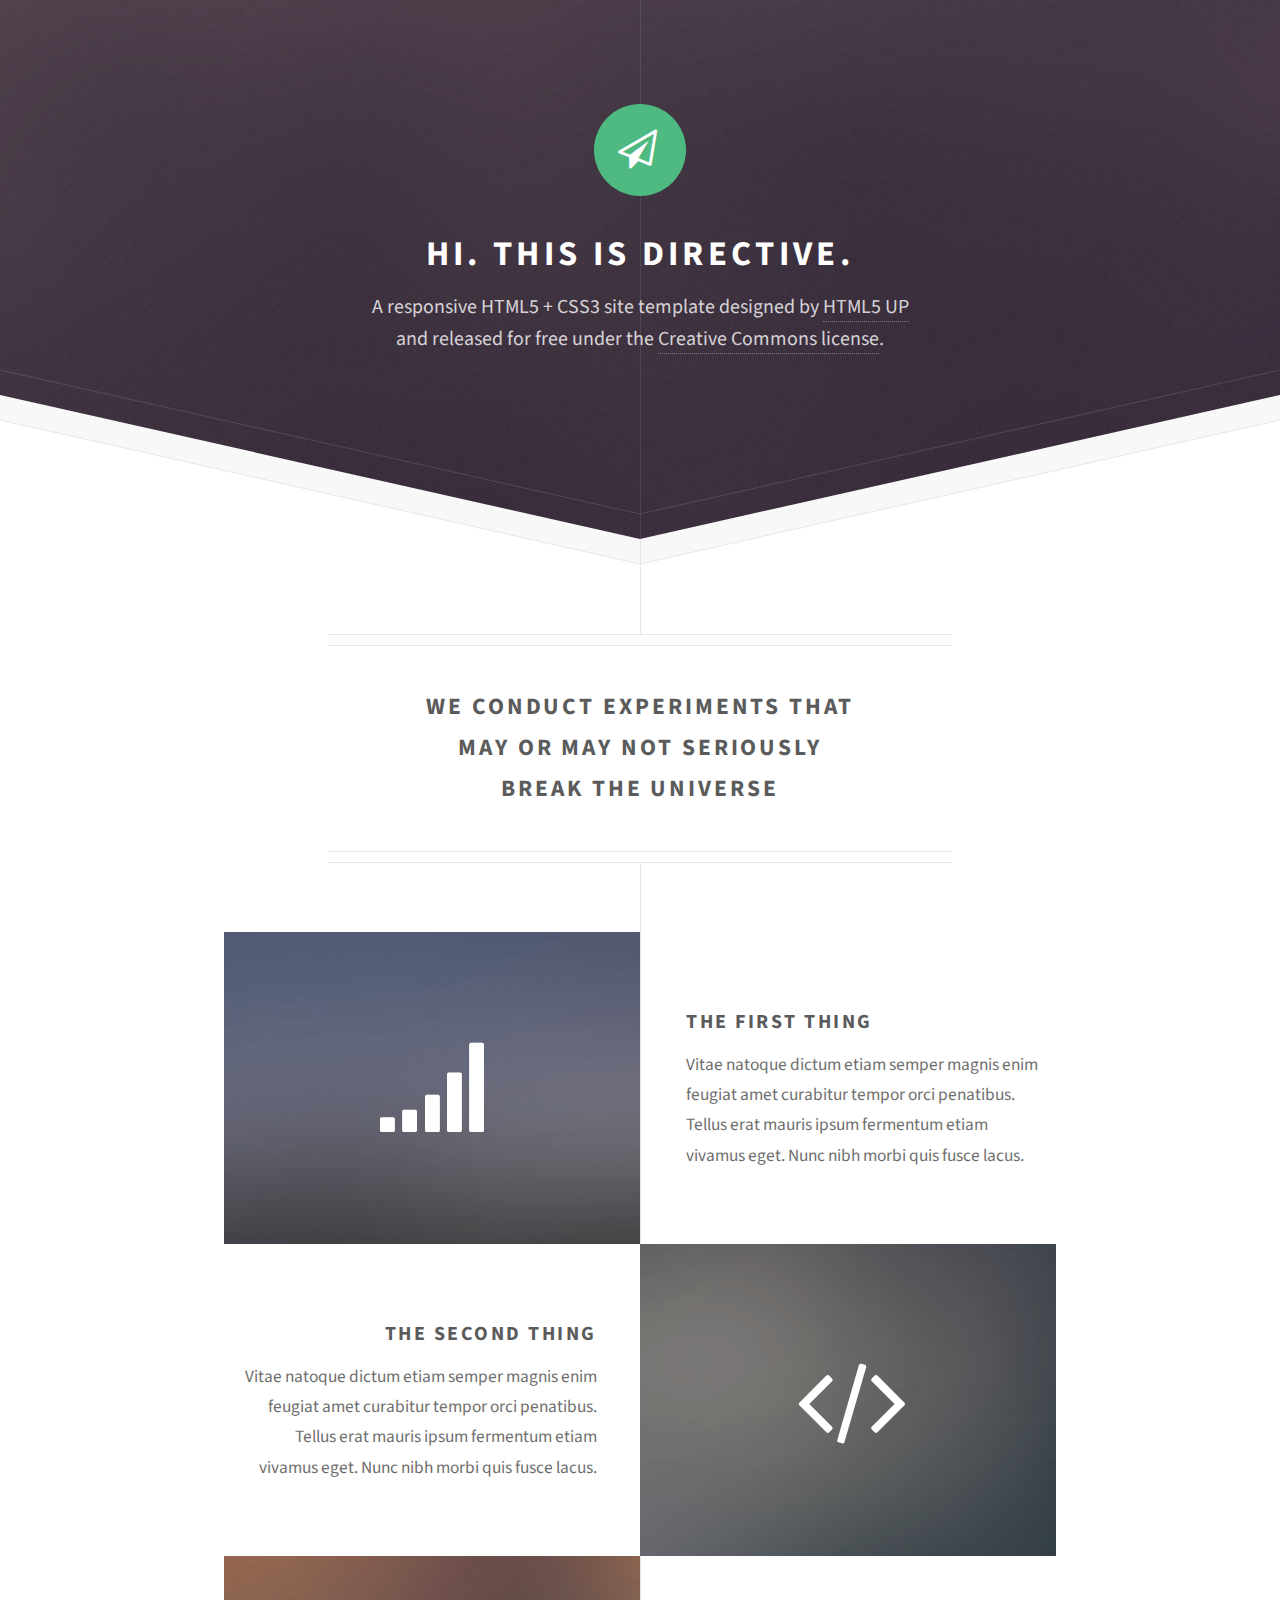
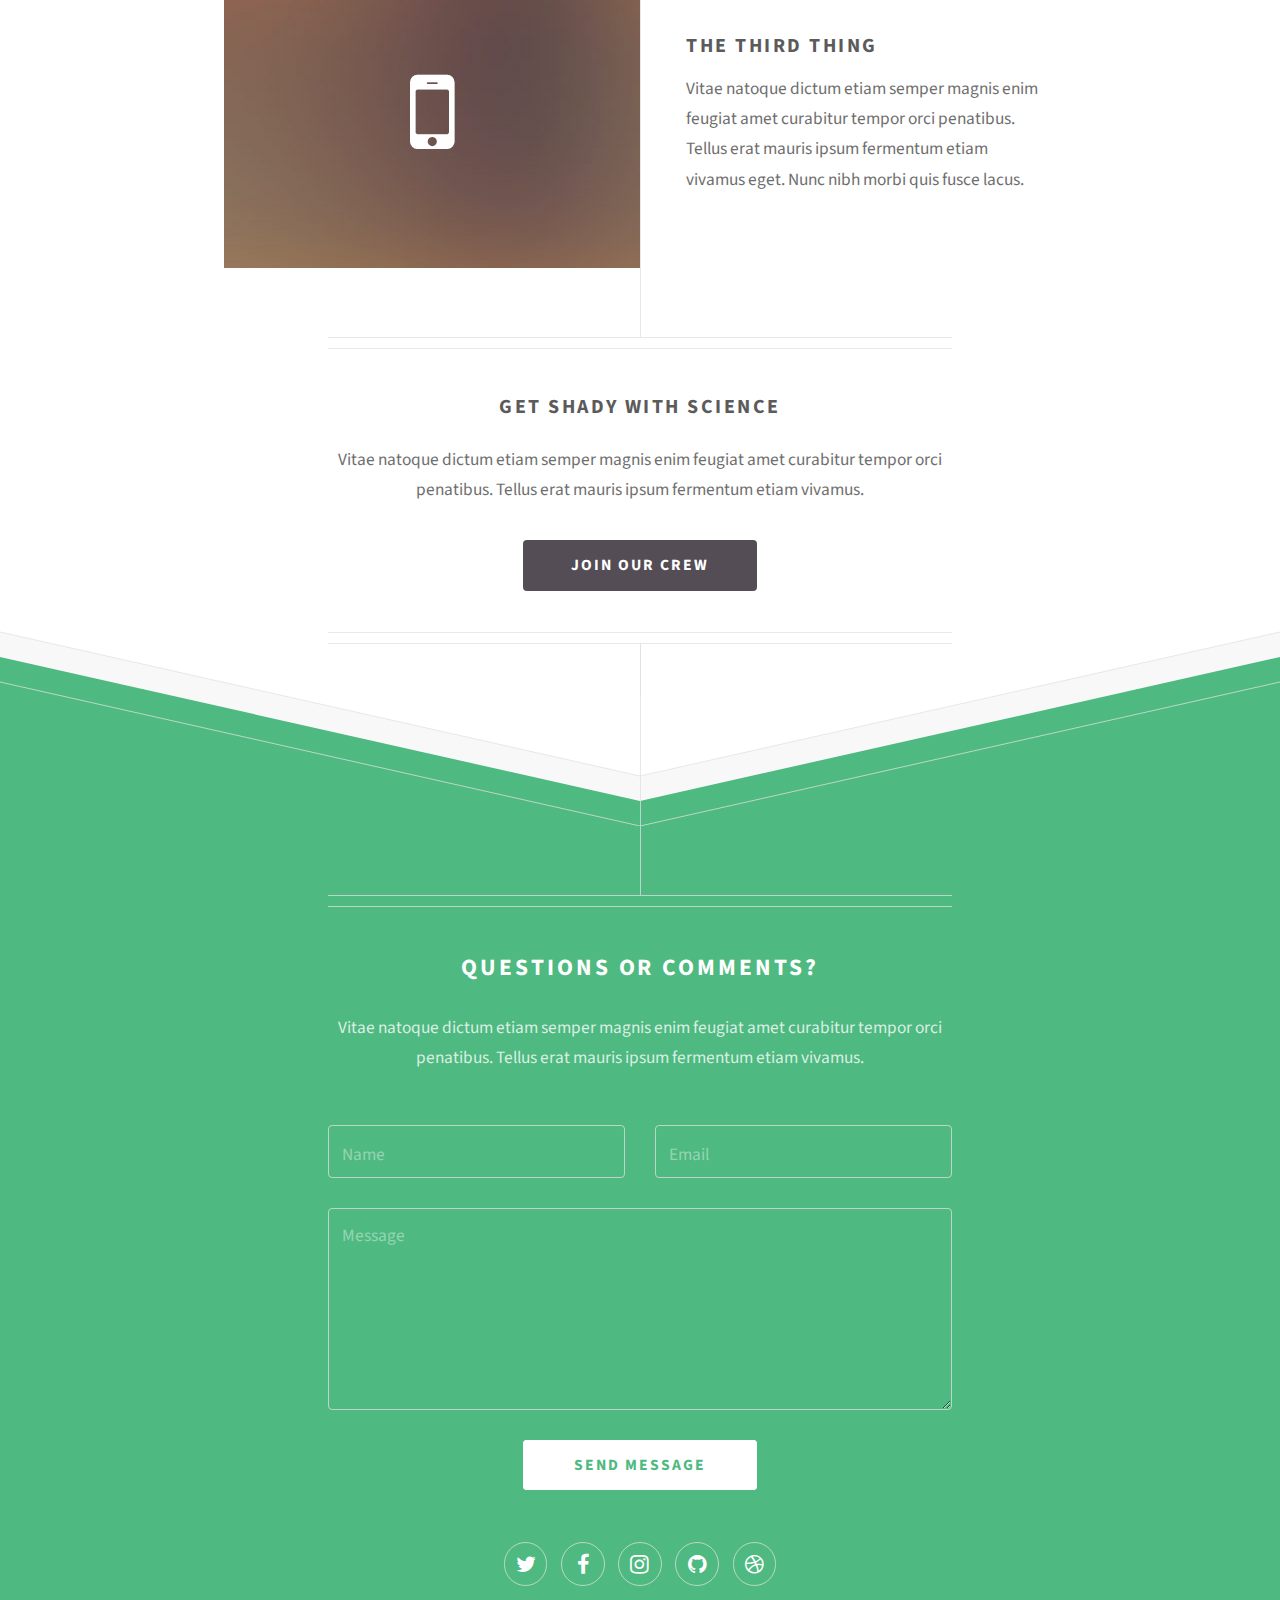
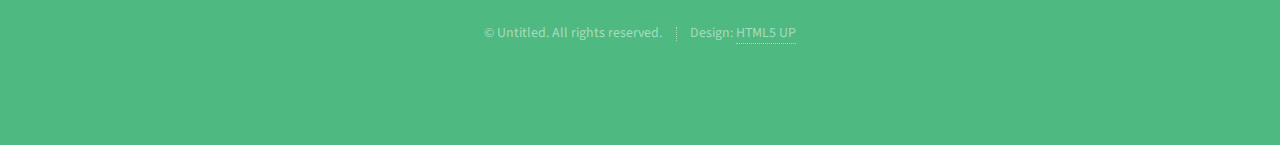
<file: html5up-directive/index.html>
<!DOCTYPE HTML>
<!--
	Directive by HTML5 UP
	html5up.net | @ajlkn
	Free for personal and commercial use under the CCA 3.0 license (html5up.net/license)
-->
<html>
	<head>
		<title>Directive by HTML5 UP</title>
		<meta charset="utf-8" />
		<meta name="viewport" content="width=device-width, initial-scale=1" />
		<!--[if lte IE 8]><script src="assets/js/ie/html5shiv.js"></script><![endif]-->
		<link rel="stylesheet" href="assets/css/main.css" />
		<!--[if lte IE 8]><link rel="stylesheet" href="assets/css/ie8.css" /><![endif]-->
	</head>
	<body>

		<!-- Header -->
			<div id="header">
				<span class="logo icon fa-paper-plane-o"></span>
				<h1>Hi. This is Directive.</h1>
				<p>A responsive HTML5 + CSS3 site template designed by <a href="http://html5up.net">HTML5 UP</a>
				<br />
				and released for free under the <a href="http://html5up.net/license">Creative Commons license</a>.</p>
			</div>

		<!-- Main -->
			<div id="main">

				<header class="major container 75%">
					<h2>We conduct experiments that
					<br />
					may or may not seriously
					<br />
					break the universe</h2>
					<!--
					<p>Tellus erat mauris ipsum fermentum<br />
					etiam vivamus nunc nibh morbi.</p>
					-->
				</header>

				<div class="box alt container">
					<section class="feature left">
						<a href="#" class="image icon fa-signal"><img src="images/pic01.jpg" alt="" /></a>
						<div class="content">
							<h3>The First Thing</h3>
							<p>Vitae natoque dictum etiam semper magnis enim feugiat amet curabitur tempor orci penatibus. Tellus erat mauris ipsum fermentum etiam vivamus eget. Nunc nibh morbi quis fusce lacus.</p>
						</div>
					</section>
					<section class="feature right">
						<a href="#" class="image icon fa-code"><img src="images/pic02.jpg" alt="" /></a>
						<div class="content">
							<h3>The Second Thing</h3>
							<p>Vitae natoque dictum etiam semper magnis enim feugiat amet curabitur tempor orci penatibus. Tellus erat mauris ipsum fermentum etiam vivamus eget. Nunc nibh morbi quis fusce lacus.</p>
						</div>
					</section>
					<section class="feature left">
						<a href="#" class="image icon fa-mobile"><img src="images/pic03.jpg" alt="" /></a>
						<div class="content">
							<h3>The Third Thing</h3>
							<p>Vitae natoque dictum etiam semper magnis enim feugiat amet curabitur tempor orci penatibus. Tellus erat mauris ipsum fermentum etiam vivamus eget. Nunc nibh morbi quis fusce lacus.</p>
						</div>
					</section>
				</div>

				<!--
				<div class="box container">
					<header>
						<h2>A lot of generic stuff</h2>
					</header>
					<section>
						<header>
							<h3>Paragraph</h3>
							<p>This is the subtitle for this particular heading</p>
						</header>
						<p>Phasellus nisl nisl, varius id <sup>porttitor sed pellentesque</sup> ac orci. Pellentesque
						habitant <strong>strong</strong> tristique <b>bold</b> et netus <i>italic</i> malesuada <em>emphasized</em> ac turpis egestas. Morbi
						leo suscipit ut. Praesent <sub>id turpis vitae</sub> turpis pretium ultricies. Vestibulum sit
						amet risus elit.</p>
					</section>
					<section>
						<header>
							<h3>Blockquote</h3>
						</header>
						<blockquote>Fringilla nisl. Donec accumsan interdum nisi, quis tincidunt felis sagittis eget.
						tempus euismod. Vestibulum ante ipsum primis in faucibus.</blockquote>
					</section>
					<section>
						<header>
							<h3>Divider</h3>
						</header>
						<p>Donec consectetur vestibulum dolor et pulvinar. Etiam vel felis enim, at viverra
						ligula. Ut porttitor sagittis lorem, quis eleifend nisi ornare vel. Praesent nec orci
						facilisis leo magna. Cras sit amet urna eros, id egestas urna. Quisque aliquam
						tempus euismod. Vestibulum ante ipsum primis in faucibus orci luctus et ultrices
						posuere cubilia.</p>
						<hr />
						<p>Donec consectetur vestibulum dolor et pulvinar. Etiam vel felis enim, at viverra
						ligula. Ut porttitor sagittis lorem, quis eleifend nisi ornare vel. Praesent nec orci
						facilisis leo magna. Cras sit amet urna eros, id egestas urna. Quisque aliquam
						tempus euismod. Vestibulum ante ipsum primis in faucibus orci luctus et ultrices
						posuere cubilia.</p>
					</section>
					<section>
						<header>
							<h3>Unordered List</h3>
						</header>
						<ul class="default">
							<li>Donec consectetur vestibulum dolor et pulvinar. Etiam vel felis enim, at viverra ligula. Ut porttitor sagittis lorem, quis eleifend nisi ornare vel.</li>
							<li>Donec consectetur vestibulum dolor et pulvinar. Etiam vel felis enim, at viverra ligula. Ut porttitor sagittis lorem, quis eleifend nisi ornare vel.</li>
							<li>Donec consectetur vestibulum dolor et pulvinar. Etiam vel felis enim, at viverra ligula. Ut porttitor sagittis lorem, quis eleifend nisi ornare vel.</li>
							<li>Donec consectetur vestibulum dolor et pulvinar. Etiam vel felis enim, at viverra ligula. Ut porttitor sagittis lorem, quis eleifend nisi ornare vel.</li>
						</ul>
					</section>
					<section>
						<header>
							<h3>Ordered List</h3>
						</header>
						<ol class="default">
							<li>Donec consectetur vestibulum dolor et pulvinar. Etiam vel felis enim, at viverra ligula. Ut porttitor sagittis lorem, quis eleifend nisi ornare vel.</li>
							<li>Donec consectetur vestibulum dolor et pulvinar. Etiam vel felis enim, at viverra ligula. Ut porttitor sagittis lorem, quis eleifend nisi ornare vel.</li>
							<li>Donec consectetur vestibulum dolor et pulvinar. Etiam vel felis enim, at viverra ligula. Ut porttitor sagittis lorem, quis eleifend nisi ornare vel.</li>
							<li>Donec consectetur vestibulum dolor et pulvinar. Etiam vel felis enim, at viverra ligula. Ut porttitor sagittis lorem, quis eleifend nisi ornare vel.</li>
						</ol>
					</section>
					<section>
						<header>
							<h3>Table</h3>
						</header>
						<div class="table-wrapper">
							<table class="default">
								<thead>
									<tr>
										<th>ID</th>
										<th>Name</th>
										<th>Description</th>
										<th>Price</th>
									</tr>
								</thead>
								<tbody>
									<tr>
										<td>45815</td>
										<td>Something</td>
										<td>Ut porttitor sagittis lorem, quis eleifend nisi ornare vel.</td>
										<td>29.99</td>
									</tr>
									<tr>
										<td>24524</td>
										<td>Nothing</td>
										<td>Ut porttitor sagittis lorem, quis eleifend nisi ornare vel.</td>
										<td>19.99</td>
									</tr>
									<tr>
										<td>45815</td>
										<td>Something</td>
										<td>Ut porttitor sagittis lorem, quis eleifend nisi ornare vel.</td>
										<td>29.99</td>
									</tr>
									<tr>
										<td>24524</td>
										<td>Nothing</td>
										<td>Ut porttitor sagittis lorem, quis eleifend nisi ornare vel.</td>
										<td>19.99</td>
									</tr>
								</tbody>
								<tfoot>
									<tr>
										<td colspan="3"></td>
										<td>100.00</td>
									</tr>
								</tfoot>
							</table>
						</div>
					</section>
					<section>
						<header>
							<h3>Form</h3>
						</header>
						<form method="post" action="#">
							<div class="row">
								<div class="6u 12u(mobilep)">
									<label for="name">Name</label>
									<input class="text" type="text" name="name" id="name" value="" placeholder="John Doe" />
								</div>
								<div class="6u 12u(mobilep)">
									<label for="email">Email</label>
									<input class="text" type="text" name="email" id="email" value="" placeholder="johndoe@domain.tld" />
								</div>
							</div>
							<div class="row">
								<div class="12u">
									<label for="subject">Subject</label>
									<input class="text" type="text" name="subject" id="subject" value="" placeholder="Enter your subject" />
								</div>
							</div>
							<div class="row">
								<div class="12u">
									<label for="subject">Message</label>
									<textarea name="message" id="message" placeholder="Enter your message" rows="6"></textarea>
								</div>
							</div>
							<div class="row">
								<div class="12u">
									<ul class="actions">
										<li><input type="submit" value="Send" /></li>
										<li><input type="reset" value="Reset" class="alt" /></li>
									</ul>
								</div>
							</div>
						</form>
					</section>
				</div>
				-->

				<footer class="major container 75%">
					<h3>Get shady with science</h3>
					<p>Vitae natoque dictum etiam semper magnis enim feugiat amet curabitur tempor orci penatibus. Tellus erat mauris ipsum fermentum etiam vivamus.</p>
					<ul class="actions">
						<li><a href="#" class="button">Join our crew</a></li>
					</ul>
				</footer>

			</div>

		<!-- Footer -->
			<div id="footer">
				<div class="container 75%">

					<header class="major last">
						<h2>Questions or comments?</h2>
					</header>

					<p>Vitae natoque dictum etiam semper magnis enim feugiat amet curabitur tempor
					orci penatibus. Tellus erat mauris ipsum fermentum etiam vivamus.</p>

					<form method="post" action="#">
						<div class="row">
							<div class="6u 12u(mobilep)">
								<input type="text" name="name" placeholder="Name" />
							</div>
							<div class="6u 12u(mobilep)">
								<input type="email" name="email" placeholder="Email" />
							</div>
						</div>
						<div class="row">
							<div class="12u">
								<textarea name="message" placeholder="Message" rows="6"></textarea>
							</div>
						</div>
						<div class="row">
							<div class="12u">
								<ul class="actions">
									<li><input type="submit" value="Send Message" /></li>
								</ul>
							</div>
						</div>
					</form>

					<ul class="icons">
						<li><a href="#" class="icon fa-twitter"><span class="label">Twitter</span></a></li>
						<li><a href="#" class="icon fa-facebook"><span class="label">Facebook</span></a></li>
						<li><a href="#" class="icon fa-instagram"><span class="label">Instagram</span></a></li>
						<li><a href="#" class="icon fa-github"><span class="label">Github</span></a></li>
						<li><a href="#" class="icon fa-dribbble"><span class="label">Dribbble</span></a></li>
					</ul>

					<ul class="copyright">
						<li>&copy; Untitled. All rights reserved.</li><li>Design: <a href="http://html5up.net">HTML5 UP</a></li>
					</ul>

				</div>
			</div>

		<!-- Scripts -->
			<script src="assets/js/jquery.min.js"></script>
			<script src="assets/js/skel.min.js"></script>
			<script src="assets/js/util.js"></script>
			<!--[if lte IE 8]><script src="assets/js/ie/respond.min.js"></script><![endif]-->
			<script src="assets/js/main.js"></script>

	</body>
</html>
</file>
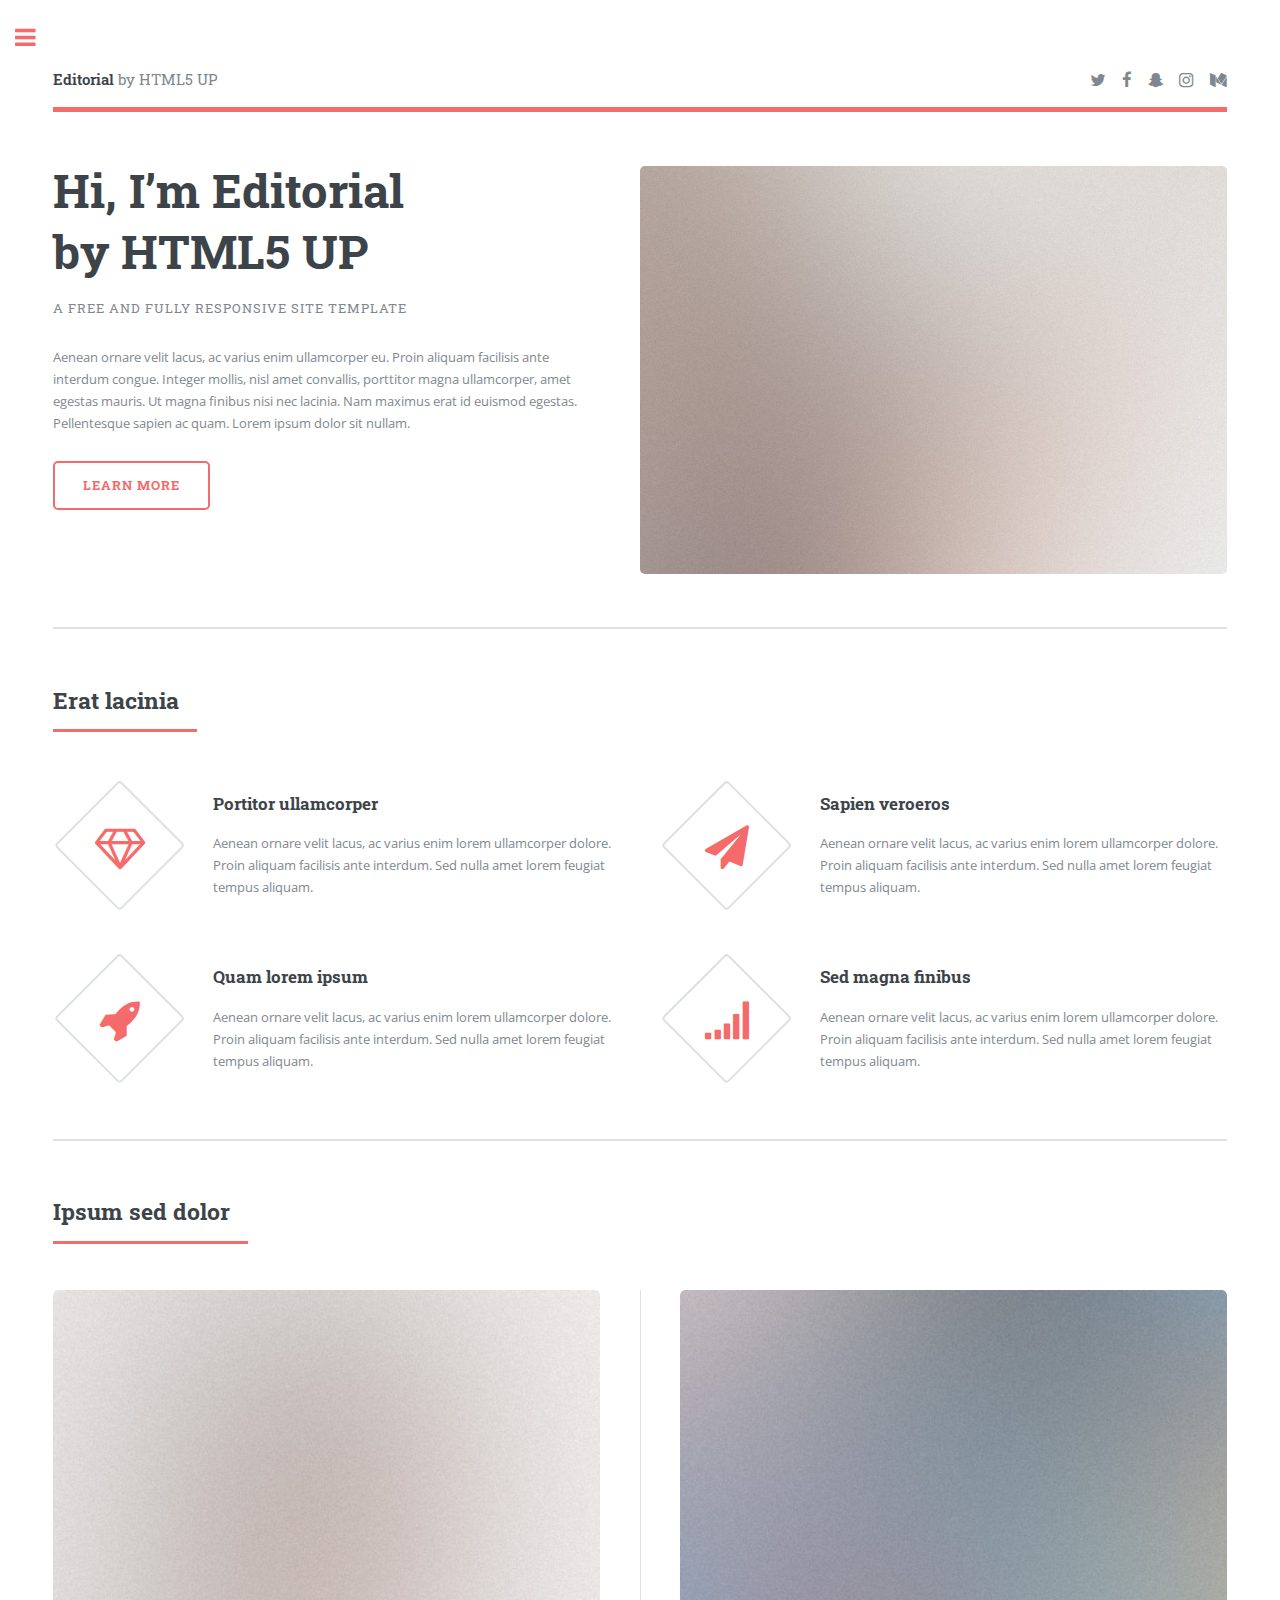
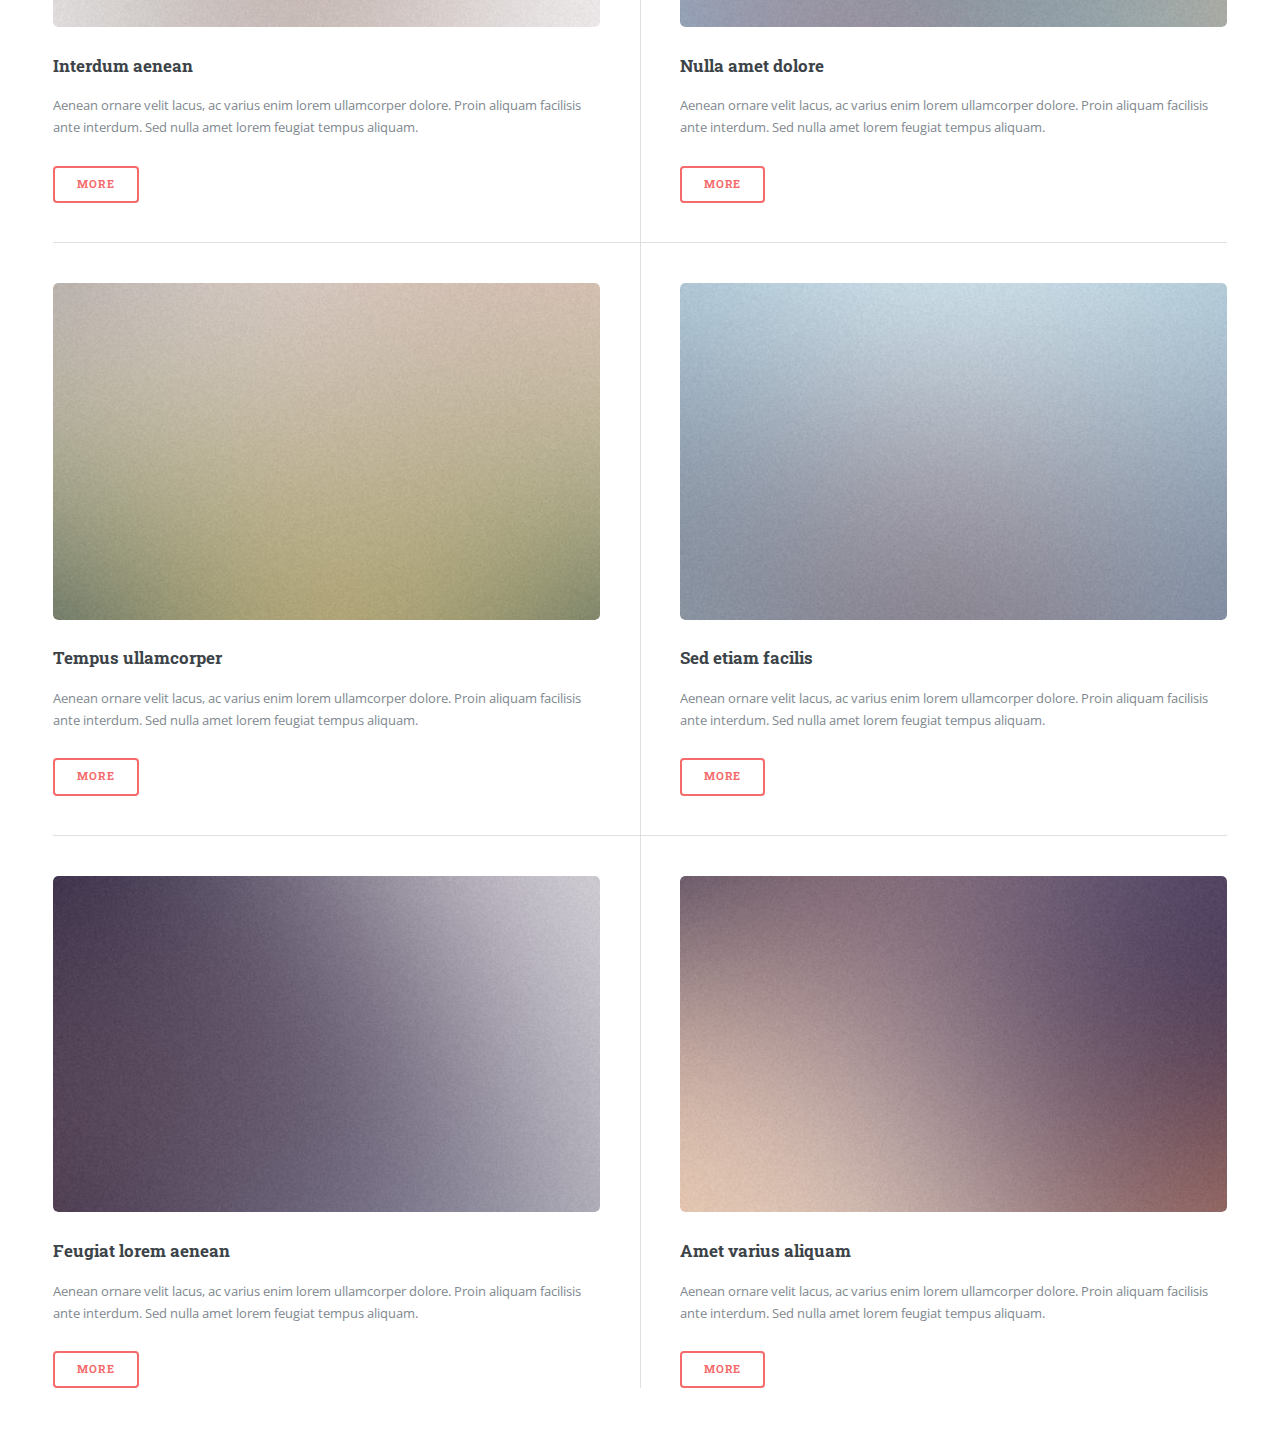
<file: html5up-editorial/index.html>
<!DOCTYPE HTML>
<!--
	Editorial by HTML5 UP
	html5up.net | @ajlkn
	Free for personal and commercial use under the CCA 3.0 license (html5up.net/license)
-->
<html>
	<head>
		<title>Editorial by HTML5 UP</title>
		<meta charset="utf-8" />
		<meta name="viewport" content="width=device-width, initial-scale=1, user-scalable=no" />
		<!--[if lte IE 8]><script src="assets/js/ie/html5shiv.js"></script><![endif]-->
		<link rel="stylesheet" href="assets/css/main.css" />
		<!--[if lte IE 9]><link rel="stylesheet" href="assets/css/ie9.css" /><![endif]-->
		<!--[if lte IE 8]><link rel="stylesheet" href="assets/css/ie8.css" /><![endif]-->
	</head>
	<body>

		<!-- Wrapper -->
			<div id="wrapper">

				<!-- Main -->
					<div id="main">
						<div class="inner">

							<!-- Header -->
								<header id="header">
									<a href="index.html" class="logo"><strong>Editorial</strong> by HTML5 UP</a>
									<ul class="icons">
										<li><a href="#" class="icon fa-twitter"><span class="label">Twitter</span></a></li>
										<li><a href="#" class="icon fa-facebook"><span class="label">Facebook</span></a></li>
										<li><a href="#" class="icon fa-snapchat-ghost"><span class="label">Snapchat</span></a></li>
										<li><a href="#" class="icon fa-instagram"><span class="label">Instagram</span></a></li>
										<li><a href="#" class="icon fa-medium"><span class="label">Medium</span></a></li>
									</ul>
								</header>

							<!-- Banner -->
								<section id="banner">
									<div class="content">
										<header>
											<h1>Hi, I’m Editorial<br />
											by HTML5 UP</h1>
											<p>A free and fully responsive site template</p>
										</header>
										<p>Aenean ornare velit lacus, ac varius enim ullamcorper eu. Proin aliquam facilisis ante interdum congue. Integer mollis, nisl amet convallis, porttitor magna ullamcorper, amet egestas mauris. Ut magna finibus nisi nec lacinia. Nam maximus erat id euismod egestas. Pellentesque sapien ac quam. Lorem ipsum dolor sit nullam.</p>
										<ul class="actions">
											<li><a href="#" class="button big">Learn More</a></li>
										</ul>
									</div>
									<span class="image object">
										<img src="images/pic10.jpg" alt="" />
									</span>
								</section>

							<!-- Section -->
								<section>
									<header class="major">
										<h2>Erat lacinia</h2>
									</header>
									<div class="features">
										<article>
											<span class="icon fa-diamond"></span>
											<div class="content">
												<h3>Portitor ullamcorper</h3>
												<p>Aenean ornare velit lacus, ac varius enim lorem ullamcorper dolore. Proin aliquam facilisis ante interdum. Sed nulla amet lorem feugiat tempus aliquam.</p>
											</div>
										</article>
										<article>
											<span class="icon fa-paper-plane"></span>
											<div class="content">
												<h3>Sapien veroeros</h3>
												<p>Aenean ornare velit lacus, ac varius enim lorem ullamcorper dolore. Proin aliquam facilisis ante interdum. Sed nulla amet lorem feugiat tempus aliquam.</p>
											</div>
										</article>
										<article>
											<span class="icon fa-rocket"></span>
											<div class="content">
												<h3>Quam lorem ipsum</h3>
												<p>Aenean ornare velit lacus, ac varius enim lorem ullamcorper dolore. Proin aliquam facilisis ante interdum. Sed nulla amet lorem feugiat tempus aliquam.</p>
											</div>
										</article>
										<article>
											<span class="icon fa-signal"></span>
											<div class="content">
												<h3>Sed magna finibus</h3>
												<p>Aenean ornare velit lacus, ac varius enim lorem ullamcorper dolore. Proin aliquam facilisis ante interdum. Sed nulla amet lorem feugiat tempus aliquam.</p>
											</div>
										</article>
									</div>
								</section>

							<!-- Section -->
								<section>
									<header class="major">
										<h2>Ipsum sed dolor</h2>
									</header>
									<div class="posts">
										<article>
											<a href="#" class="image"><img src="images/pic01.jpg" alt="" /></a>
											<h3>Interdum aenean</h3>
											<p>Aenean ornare velit lacus, ac varius enim lorem ullamcorper dolore. Proin aliquam facilisis ante interdum. Sed nulla amet lorem feugiat tempus aliquam.</p>
											<ul class="actions">
												<li><a href="#" class="button">More</a></li>
											</ul>
										</article>
										<article>
											<a href="#" class="image"><img src="images/pic02.jpg" alt="" /></a>
											<h3>Nulla amet dolore</h3>
											<p>Aenean ornare velit lacus, ac varius enim lorem ullamcorper dolore. Proin aliquam facilisis ante interdum. Sed nulla amet lorem feugiat tempus aliquam.</p>
											<ul class="actions">
												<li><a href="#" class="button">More</a></li>
											</ul>
										</article>
										<article>
											<a href="#" class="image"><img src="images/pic03.jpg" alt="" /></a>
											<h3>Tempus ullamcorper</h3>
											<p>Aenean ornare velit lacus, ac varius enim lorem ullamcorper dolore. Proin aliquam facilisis ante interdum. Sed nulla amet lorem feugiat tempus aliquam.</p>
											<ul class="actions">
												<li><a href="#" class="button">More</a></li>
											</ul>
										</article>
										<article>
											<a href="#" class="image"><img src="images/pic04.jpg" alt="" /></a>
											<h3>Sed etiam facilis</h3>
											<p>Aenean ornare velit lacus, ac varius enim lorem ullamcorper dolore. Proin aliquam facilisis ante interdum. Sed nulla amet lorem feugiat tempus aliquam.</p>
											<ul class="actions">
												<li><a href="#" class="button">More</a></li>
											</ul>
										</article>
										<article>
											<a href="#" class="image"><img src="images/pic05.jpg" alt="" /></a>
											<h3>Feugiat lorem aenean</h3>
											<p>Aenean ornare velit lacus, ac varius enim lorem ullamcorper dolore. Proin aliquam facilisis ante interdum. Sed nulla amet lorem feugiat tempus aliquam.</p>
											<ul class="actions">
												<li><a href="#" class="button">More</a></li>
											</ul>
										</article>
										<article>
											<a href="#" class="image"><img src="images/pic06.jpg" alt="" /></a>
											<h3>Amet varius aliquam</h3>
											<p>Aenean ornare velit lacus, ac varius enim lorem ullamcorper dolore. Proin aliquam facilisis ante interdum. Sed nulla amet lorem feugiat tempus aliquam.</p>
											<ul class="actions">
												<li><a href="#" class="button">More</a></li>
											</ul>
										</article>
									</div>
								</section>

						</div>
					</div>

				<!-- Sidebar -->
					<div id="sidebar">
						<div class="inner">

							<!-- Search -->
								<section id="search" class="alt">
									<form method="post" action="#">
										<input type="text" name="query" id="query" placeholder="Search" />
									</form>
								</section>

							<!-- Menu -->
								<nav id="menu">
									<header class="major">
										<h2>Menu</h2>
									</header>
									<ul>
										<li><a href="index.html">Homepage</a></li>
										<li><a href="generic.html">Generic</a></li>
										<li><a href="elements.html">Elements</a></li>
										<li>
											<span class="opener">Submenu</span>
											<ul>
												<li><a href="#">Lorem Dolor</a></li>
												<li><a href="#">Ipsum Adipiscing</a></li>
												<li><a href="#">Tempus Magna</a></li>
												<li><a href="#">Feugiat Veroeros</a></li>
											</ul>
										</li>
										<li><a href="#">Etiam Dolore</a></li>
										<li><a href="#">Adipiscing</a></li>
										<li>
											<span class="opener">Another Submenu</span>
											<ul>
												<li><a href="#">Lorem Dolor</a></li>
												<li><a href="#">Ipsum Adipiscing</a></li>
												<li><a href="#">Tempus Magna</a></li>
												<li><a href="#">Feugiat Veroeros</a></li>
											</ul>
										</li>
										<li><a href="#">Maximus Erat</a></li>
										<li><a href="#">Sapien Mauris</a></li>
										<li><a href="#">Amet Lacinia</a></li>
									</ul>
								</nav>

							<!-- Section -->
								<section>
									<header class="major">
										<h2>Ante interdum</h2>
									</header>
									<div class="mini-posts">
										<article>
											<a href="#" class="image"><img src="images/pic07.jpg" alt="" /></a>
											<p>Aenean ornare velit lacus, ac varius enim lorem ullamcorper dolore aliquam.</p>
										</article>
										<article>
											<a href="#" class="image"><img src="images/pic08.jpg" alt="" /></a>
											<p>Aenean ornare velit lacus, ac varius enim lorem ullamcorper dolore aliquam.</p>
										</article>
										<article>
											<a href="#" class="image"><img src="images/pic09.jpg" alt="" /></a>
											<p>Aenean ornare velit lacus, ac varius enim lorem ullamcorper dolore aliquam.</p>
										</article>
									</div>
									<ul class="actions">
										<li><a href="#" class="button">More</a></li>
									</ul>
								</section>

							<!-- Section -->
								<section>
									<header class="major">
										<h2>Get in touch</h2>
									</header>
									<p>Sed varius enim lorem ullamcorper dolore aliquam aenean ornare velit lacus, ac varius enim lorem ullamcorper dolore. Proin sed aliquam facilisis ante interdum. Sed nulla amet lorem feugiat tempus aliquam.</p>
									<ul class="contact">
										<li class="fa-envelope-o"><a href="#">information@untitled.tld</a></li>
										<li class="fa-phone">(000) 000-0000</li>
										<li class="fa-home">1234 Somewhere Road #8254<br />
										Nashville, TN 00000-0000</li>
									</ul>
								</section>

							<!-- Footer -->
								<footer id="footer">
									<p class="copyright">&copy; Untitled. All rights reserved. Demo Images: <a href="https://unsplash.com">Unsplash</a>. Design: <a href="https://html5up.net">HTML5 UP</a>.</p>
								</footer>

						</div>
					</div>

			</div>

		<!-- Scripts -->
			<script src="assets/js/jquery.min.js"></script>
			<script src="assets/js/skel.min.js"></script>
			<script src="assets/js/util.js"></script>
			<!--[if lte IE 8]><script src="assets/js/ie/respond.min.js"></script><![endif]-->
			<script src="assets/js/main.js"></script>

	</body>
</html>
</file>
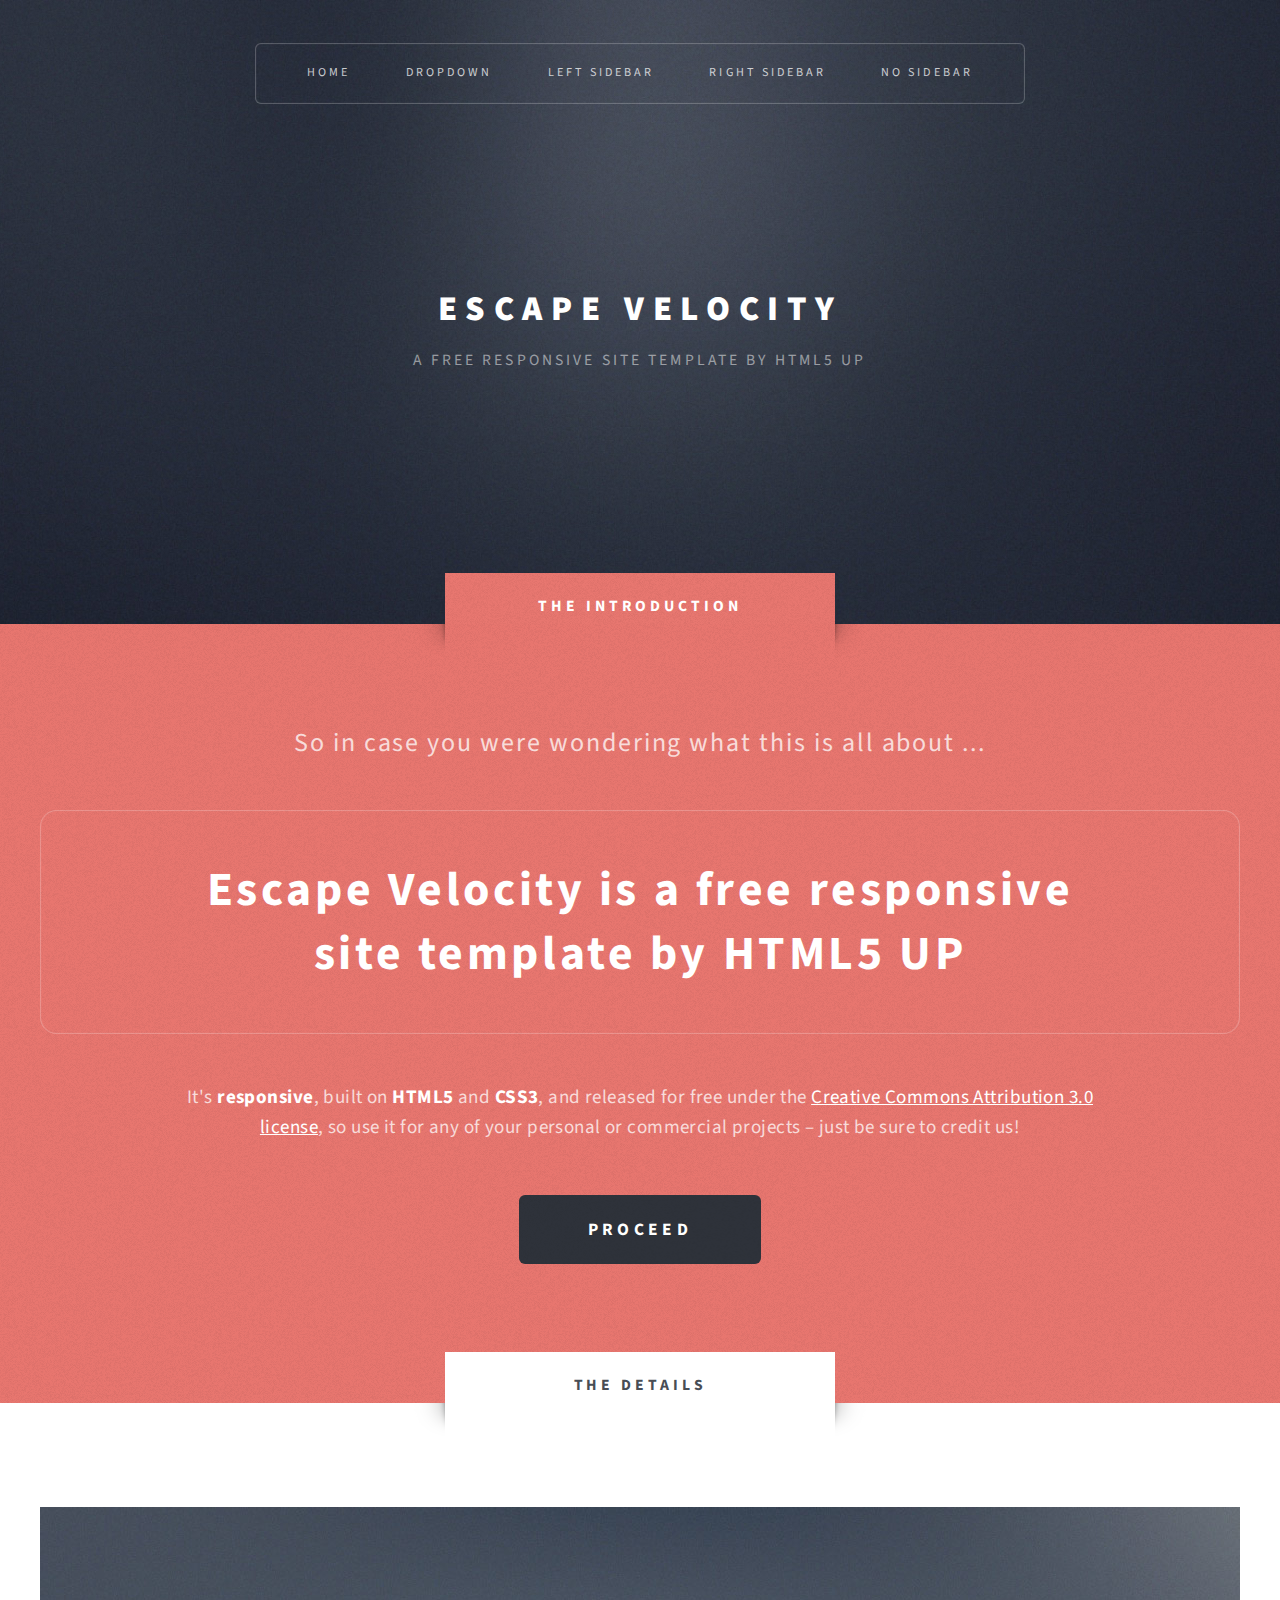
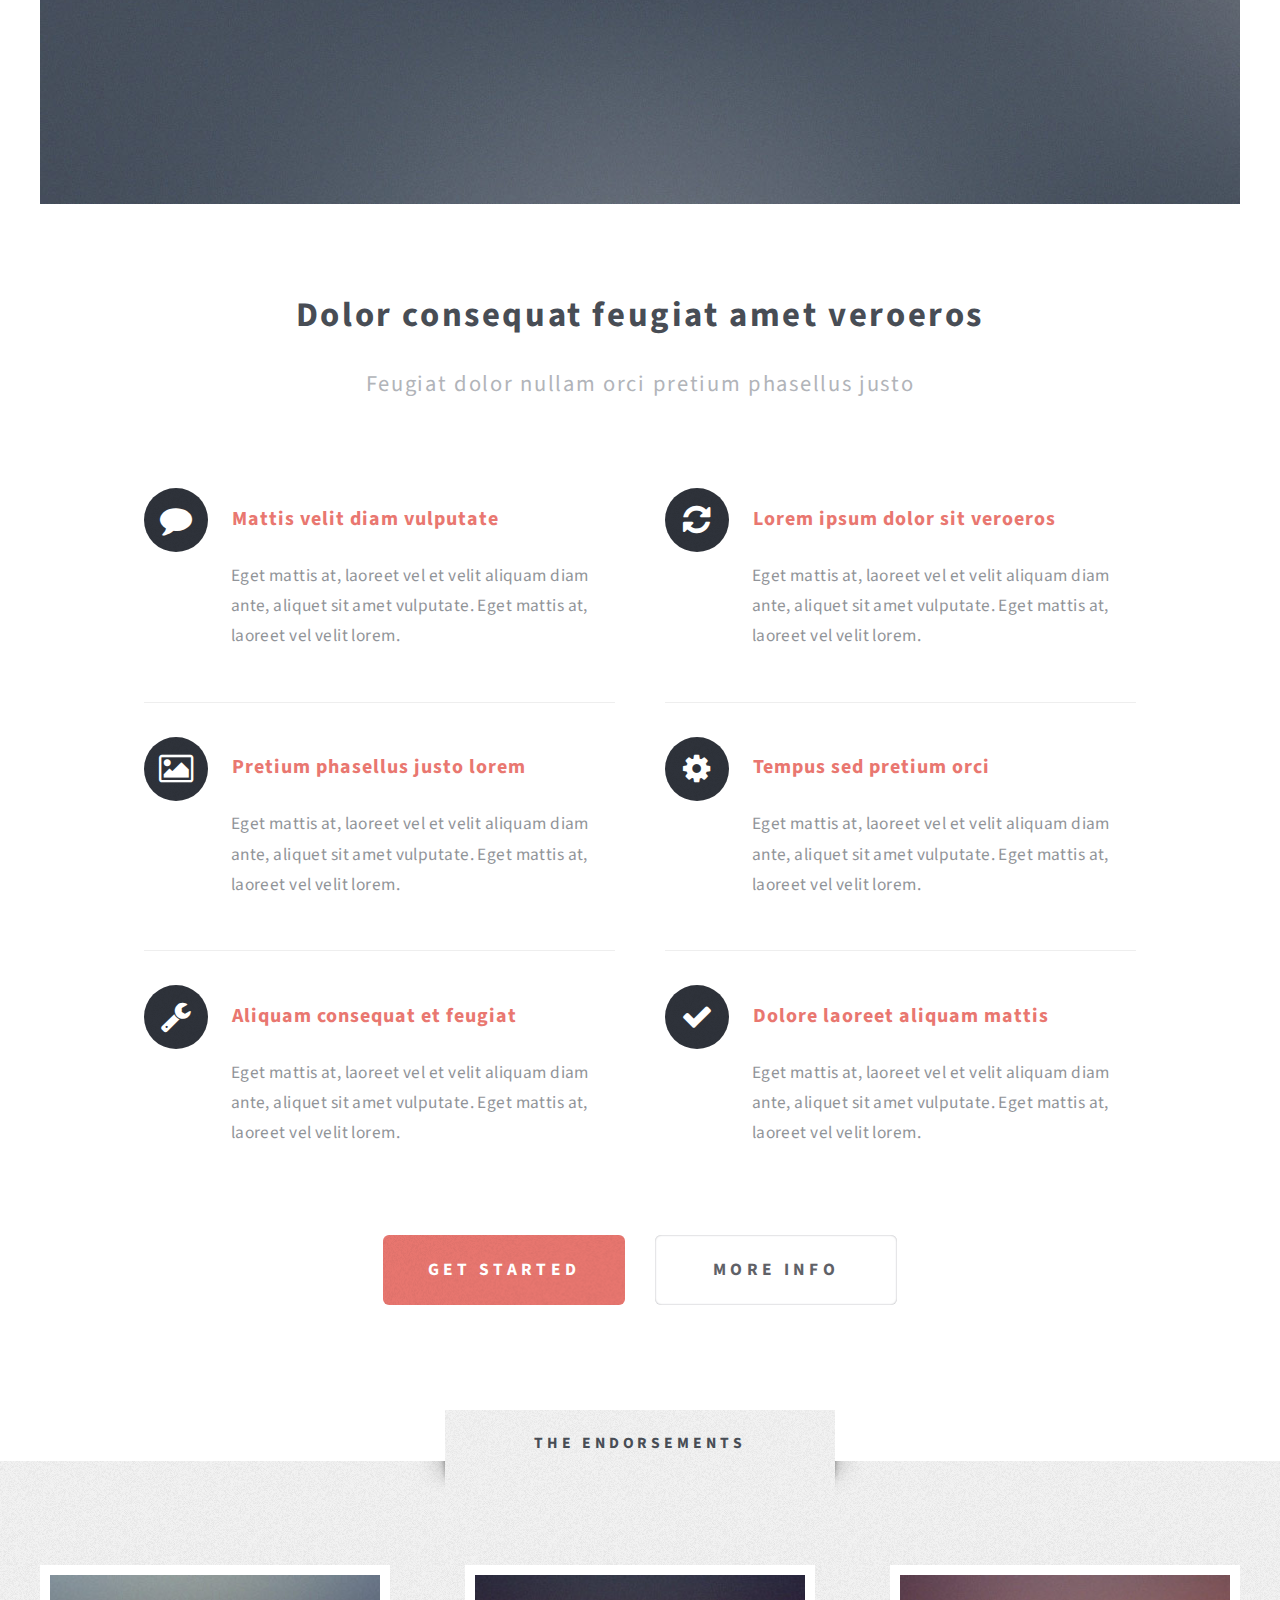
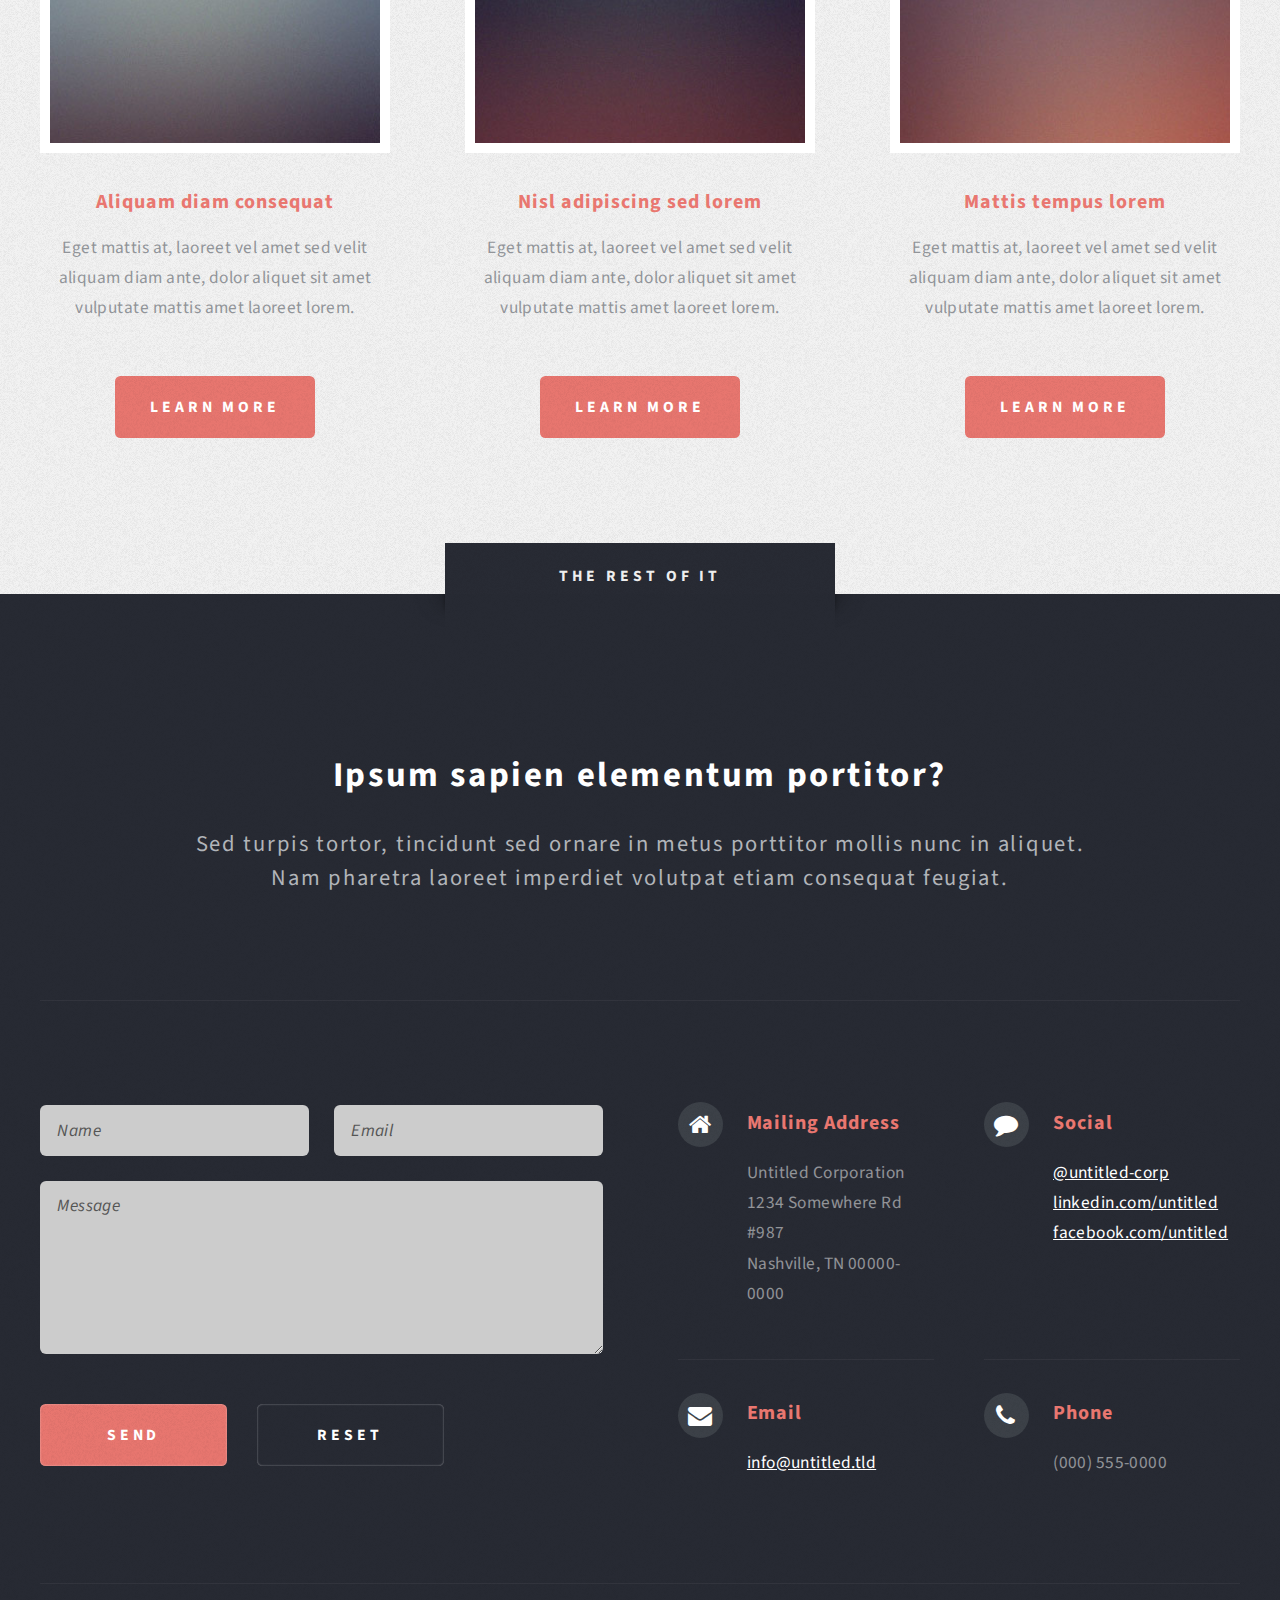
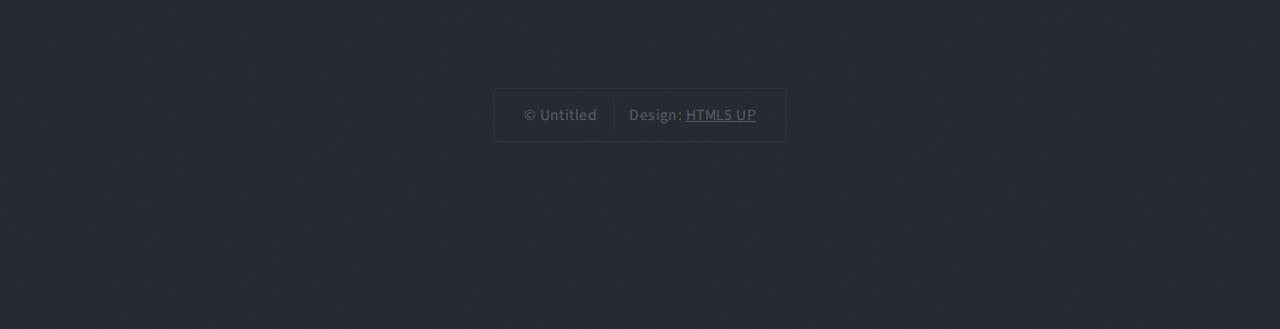
<file: html5up-escape-velocity/index.html>
<!DOCTYPE HTML>
<!--
	Escape Velocity by HTML5 UP
	html5up.net | @ajlkn
	Free for personal and commercial use under the CCA 3.0 license (html5up.net/license)
-->
<html>
	<head>
		<title>Escape Velocity by HTML5 UP</title>
		<meta charset="utf-8" />
		<meta name="viewport" content="width=device-width, initial-scale=1" />
		<!--[if lte IE 8]><script src="assets/js/ie/html5shiv.js"></script><![endif]-->
		<link rel="stylesheet" href="assets/css/main.css" />
		<!--[if lte IE 8]><link rel="stylesheet" href="assets/css/ie8.css" /><![endif]-->
	</head>
	<body class="homepage">
		<div id="page-wrapper">

			<!-- Header -->
				<div id="header-wrapper" class="wrapper">
					<div id="header">

						<!-- Logo -->
							<div id="logo">
								<h1><a href="index.html">Escape Velocity</a></h1>
								<p>A free responsive site template by HTML5 UP</p>
							</div>

						<!-- Nav -->
							<nav id="nav">
								<ul>
									<li class="current"><a href="index.html">Home</a></li>
									<li>
										<a href="#">Dropdown</a>
										<ul>
											<li><a href="#">Lorem ipsum</a></li>
											<li><a href="#">Magna veroeros</a></li>
											<li><a href="#">Etiam nisl</a></li>
											<li>
												<a href="#">Sed consequat</a>
												<ul>
													<li><a href="#">Lorem dolor</a></li>
													<li><a href="#">Amet consequat</a></li>
													<li><a href="#">Magna phasellus</a></li>
													<li><a href="#">Etiam nisl</a></li>
													<li><a href="#">Sed feugiat</a></li>
												</ul>
											</li>
											<li><a href="#">Nisl tempus</a></li>
										</ul>
									</li>
									<li><a href="left-sidebar.html">Left Sidebar</a></li>
									<li><a href="right-sidebar.html">Right Sidebar</a></li>
									<li><a href="no-sidebar.html">No Sidebar</a></li>
								</ul>
							</nav>

					</div>
				</div>

			<!-- Intro -->
				<div id="intro-wrapper" class="wrapper style1">
					<div class="title">The Introduction</div>
					<section id="intro" class="container">
						<p class="style1">So in case you were wondering what this is all about ...</p>
						<p class="style2">
							Escape Velocity is a free responsive<br class="mobile-hide" />
							site template by <a href="http://html5up.net" class="nobr">HTML5 UP</a>
						</p>
						<p class="style3">It's <strong>responsive</strong>, built on <strong>HTML5</strong> and <strong>CSS3</strong>, and released for
						free under the <a href="http://html5up.net/license">Creative Commons Attribution 3.0 license</a>, so use it for any of
						your personal or commercial projects &ndash; just be sure to credit us!</p>
						<ul class="actions">
							<li><a href="#" class="button style3 big">Proceed</a></li>
						</ul>
					</section>
				</div>

			<!-- Main -->
				<div class="wrapper style2">
					<div class="title">The Details</div>
					<div id="main" class="container">

						<!-- Image -->
							<a href="#" class="image featured">
								<img src="images/pic01.jpg" alt="" />
							</a>

						<!-- Features -->
							<section id="features">
								<header class="style1">
									<h2>Dolor consequat feugiat amet veroeros</h2>
									<p>Feugiat dolor nullam orci pretium phasellus justo</p>
								</header>
								<div class="feature-list">
									<div class="row">
										<div class="6u 12u(mobile)">
											<section>
												<h3 class="icon fa-comment">Mattis velit diam vulputate</h3>
												<p>Eget mattis at, laoreet vel et velit aliquam diam ante, aliquet sit amet vulputate. Eget mattis at, laoreet vel velit lorem.</p>
											</section>
										</div>
										<div class="6u 12u(mobile)">
											<section>
												<h3 class="icon fa-refresh">Lorem ipsum dolor sit veroeros</h3>
												<p>Eget mattis at, laoreet vel et velit aliquam diam ante, aliquet sit amet vulputate. Eget mattis at, laoreet vel velit lorem.</p>
											</section>
										</div>
									</div>
									<div class="row">
										<div class="6u 12u(mobile)">
											<section>
												<h3 class="icon fa-picture-o">Pretium phasellus justo lorem</h3>
												<p>Eget mattis at, laoreet vel et velit aliquam diam ante, aliquet sit amet vulputate. Eget mattis at, laoreet vel velit lorem.</p>
											</section>
										</div>
										<div class="6u 12u(mobile)">
											<section>
												<h3 class="icon fa-cog">Tempus sed pretium orci</h3>
												<p>Eget mattis at, laoreet vel et velit aliquam diam ante, aliquet sit amet vulputate. Eget mattis at, laoreet vel velit lorem.</p>
											</section>
										</div>
									</div>
									<div class="row">
										<div class="6u 12u(mobile)">
											<section>
												<h3 class="icon fa-wrench">Aliquam consequat et feugiat</h3>
												<p>Eget mattis at, laoreet vel et velit aliquam diam ante, aliquet sit amet vulputate. Eget mattis at, laoreet vel velit lorem.</p>
											</section>
										</div>
										<div class="6u 12u(mobile)">
											<section>
												<h3 class="icon fa-check">Dolore laoreet aliquam mattis</h3>
												<p>Eget mattis at, laoreet vel et velit aliquam diam ante, aliquet sit amet vulputate. Eget mattis at, laoreet vel velit lorem.</p>
											</section>
										</div>
									</div>
								</div>
								<ul class="actions actions-centered">
									<li><a href="#" class="button style1 big">Get Started</a></li>
									<li><a href="#" class="button style2 big">More Info</a></li>
								</ul>
							</section>

					</div>
				</div>

			<!-- Highlights -->
				<div class="wrapper style3">
					<div class="title">The Endorsements</div>
					<div id="highlights" class="container">
						<div class="row 150%">
							<div class="4u 12u(mobile)">
								<section class="highlight">
									<a href="#" class="image featured"><img src="images/pic02.jpg" alt="" /></a>
									<h3><a href="#">Aliquam diam consequat</a></h3>
									<p>Eget mattis at, laoreet vel amet sed velit aliquam diam ante, dolor aliquet sit amet vulputate mattis amet laoreet lorem.</p>
									<ul class="actions">
										<li><a href="#" class="button style1">Learn More</a></li>
									</ul>
								</section>
							</div>
							<div class="4u 12u(mobile)">
								<section class="highlight">
									<a href="#" class="image featured"><img src="images/pic03.jpg" alt="" /></a>
									<h3><a href="#">Nisl adipiscing sed lorem</a></h3>
									<p>Eget mattis at, laoreet vel amet sed velit aliquam diam ante, dolor aliquet sit amet vulputate mattis amet laoreet lorem.</p>
									<ul class="actions">
										<li><a href="#" class="button style1">Learn More</a></li>
									</ul>
								</section>
							</div>
							<div class="4u 12u(mobile)">
								<section class="highlight">
									<a href="#" class="image featured"><img src="images/pic04.jpg" alt="" /></a>
									<h3><a href="#">Mattis tempus lorem</a></h3>
									<p>Eget mattis at, laoreet vel amet sed velit aliquam diam ante, dolor aliquet sit amet vulputate mattis amet laoreet lorem.</p>
									<ul class="actions">
										<li><a href="#" class="button style1">Learn More</a></li>
									</ul>
								</section>
							</div>
						</div>
					</div>
				</div>

			<!-- Footer -->
				<div id="footer-wrapper" class="wrapper">
					<div class="title">The Rest Of It</div>
					<div id="footer" class="container">
						<header class="style1">
							<h2>Ipsum sapien elementum portitor?</h2>
							<p>
								Sed turpis tortor, tincidunt sed ornare in metus porttitor mollis nunc in aliquet.<br />
								Nam pharetra laoreet imperdiet volutpat etiam consequat feugiat.
							</p>
						</header>
						<hr />
						<div class="row 150%">
							<div class="6u 12u(mobile)">

								<!-- Contact Form -->
									<section>
										<form method="post" action="#">
											<div class="row 50%">
												<div class="6u 12u(mobile)">
													<input type="text" name="name" id="contact-name" placeholder="Name" />
												</div>
												<div class="6u 12u(mobile)">
													<input type="text" name="email" id="contact-email" placeholder="Email" />
												</div>
											</div>
											<div class="row 50%">
												<div class="12u">
													<textarea name="message" id="contact-message" placeholder="Message" rows="4"></textarea>
												</div>
											</div>
											<div class="row">
												<div class="12u">
													<ul class="actions">
														<li><input type="submit" class="style1" value="Send" /></li>
														<li><input type="reset" class="style2" value="Reset" /></li>
													</ul>
												</div>
											</div>
										</form>
									</section>

							</div>
							<div class="6u 12u(mobile)">

								<!-- Contact -->
									<section class="feature-list small">
										<div class="row">
											<div class="6u 12u(mobile)">
												<section>
													<h3 class="icon fa-home">Mailing Address</h3>
													<p>
														Untitled Corporation<br />
														1234 Somewhere Rd #987<br />
														Nashville, TN 00000-0000
													</p>
												</section>
											</div>
											<div class="6u 12u(mobile)">
												<section>
													<h3 class="icon fa-comment">Social</h3>
													<p>
														<a href="#">@untitled-corp</a><br />
														<a href="#">linkedin.com/untitled</a><br />
														<a href="#">facebook.com/untitled</a>
													</p>
												</section>
											</div>
										</div>
										<div class="row">
											<div class="6u 12u(mobile)">
												<section>
													<h3 class="icon fa-envelope">Email</h3>
													<p>
														<a href="#">info@untitled.tld</a>
													</p>
												</section>
											</div>
											<div class="6u 12u(mobile)">
												<section>
													<h3 class="icon fa-phone">Phone</h3>
													<p>
														(000) 555-0000
													</p>
												</section>
											</div>
										</div>
									</section>

							</div>
						</div>
						<hr />
					</div>
					<div id="copyright">
						<ul>
							<li>&copy; Untitled</li><li>Design: <a href="http://html5up.net">HTML5 UP</a></li>
						</ul>
					</div>
				</div>

		</div>

		<!-- Scripts -->

			<script src="assets/js/jquery.min.js"></script>
			<script src="assets/js/jquery.dropotron.min.js"></script>
			<script src="assets/js/skel.min.js"></script>
			<script src="assets/js/skel-viewport.min.js"></script>
			<script src="assets/js/util.js"></script>
			<!--[if lte IE 8]><script src="assets/js/ie/respond.min.js"></script><![endif]-->
			<script src="assets/js/main.js"></script>

	</body>
</html>
</file>
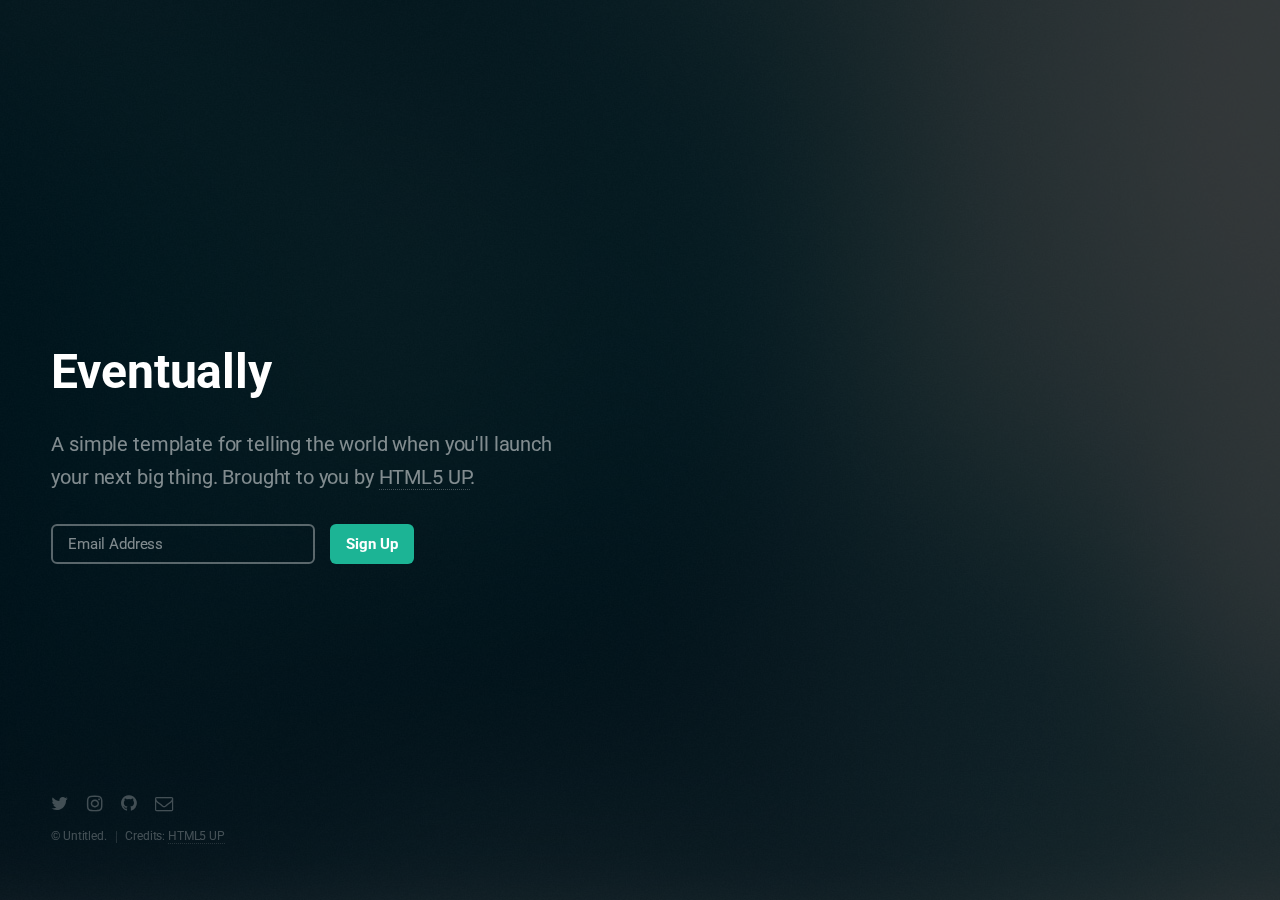
<file: html5up-eventually/index.html>
<!DOCTYPE HTML>
<!--
	Eventually by HTML5 UP
	html5up.net | @ajlkn
	Free for personal and commercial use under the CCA 3.0 license (html5up.net/license)
-->
<html>
	<head>
		<title>Eventually by HTML5 UP</title>
		<meta charset="utf-8" />
		<meta name="viewport" content="width=device-width, initial-scale=1, user-scalable=no" />
		<!--[if lte IE 8]><script src="assets/js/ie/html5shiv.js"></script><![endif]-->
		<link rel="stylesheet" href="assets/css/main.css" />
		<!--[if lte IE 8]><link rel="stylesheet" href="assets/css/ie8.css" /><![endif]-->
		<!--[if lte IE 9]><link rel="stylesheet" href="assets/css/ie9.css" /><![endif]-->
	</head>
	<body>

		<!-- Header -->
			<header id="header">
				<h1>Eventually</h1>
				<p>A simple template for telling the world when you'll launch<br />
				your next big thing. Brought to you by <a href="http://html5up.net">HTML5 UP</a>.</p>
			</header>

		<!-- Signup Form -->
			<form id="signup-form" method="post" action="#">
				<input type="email" name="email" id="email" placeholder="Email Address" />
				<input type="submit" value="Sign Up" />
			</form>

		<!-- Footer -->
			<footer id="footer">
				<ul class="icons">
					<li><a href="#" class="icon fa-twitter"><span class="label">Twitter</span></a></li>
					<li><a href="#" class="icon fa-instagram"><span class="label">Instagram</span></a></li>
					<li><a href="#" class="icon fa-github"><span class="label">GitHub</span></a></li>
					<li><a href="#" class="icon fa-envelope-o"><span class="label">Email</span></a></li>
				</ul>
				<ul class="copyright">
					<li>&copy; Untitled.</li><li>Credits: <a href="http://html5up.net">HTML5 UP</a></li>
				</ul>
			</footer>

		<!-- Scripts -->
			<!--[if lte IE 8]><script src="assets/js/ie/respond.min.js"></script><![endif]-->
			<script src="assets/js/main.js"></script>

	</body>
</html>
</file>
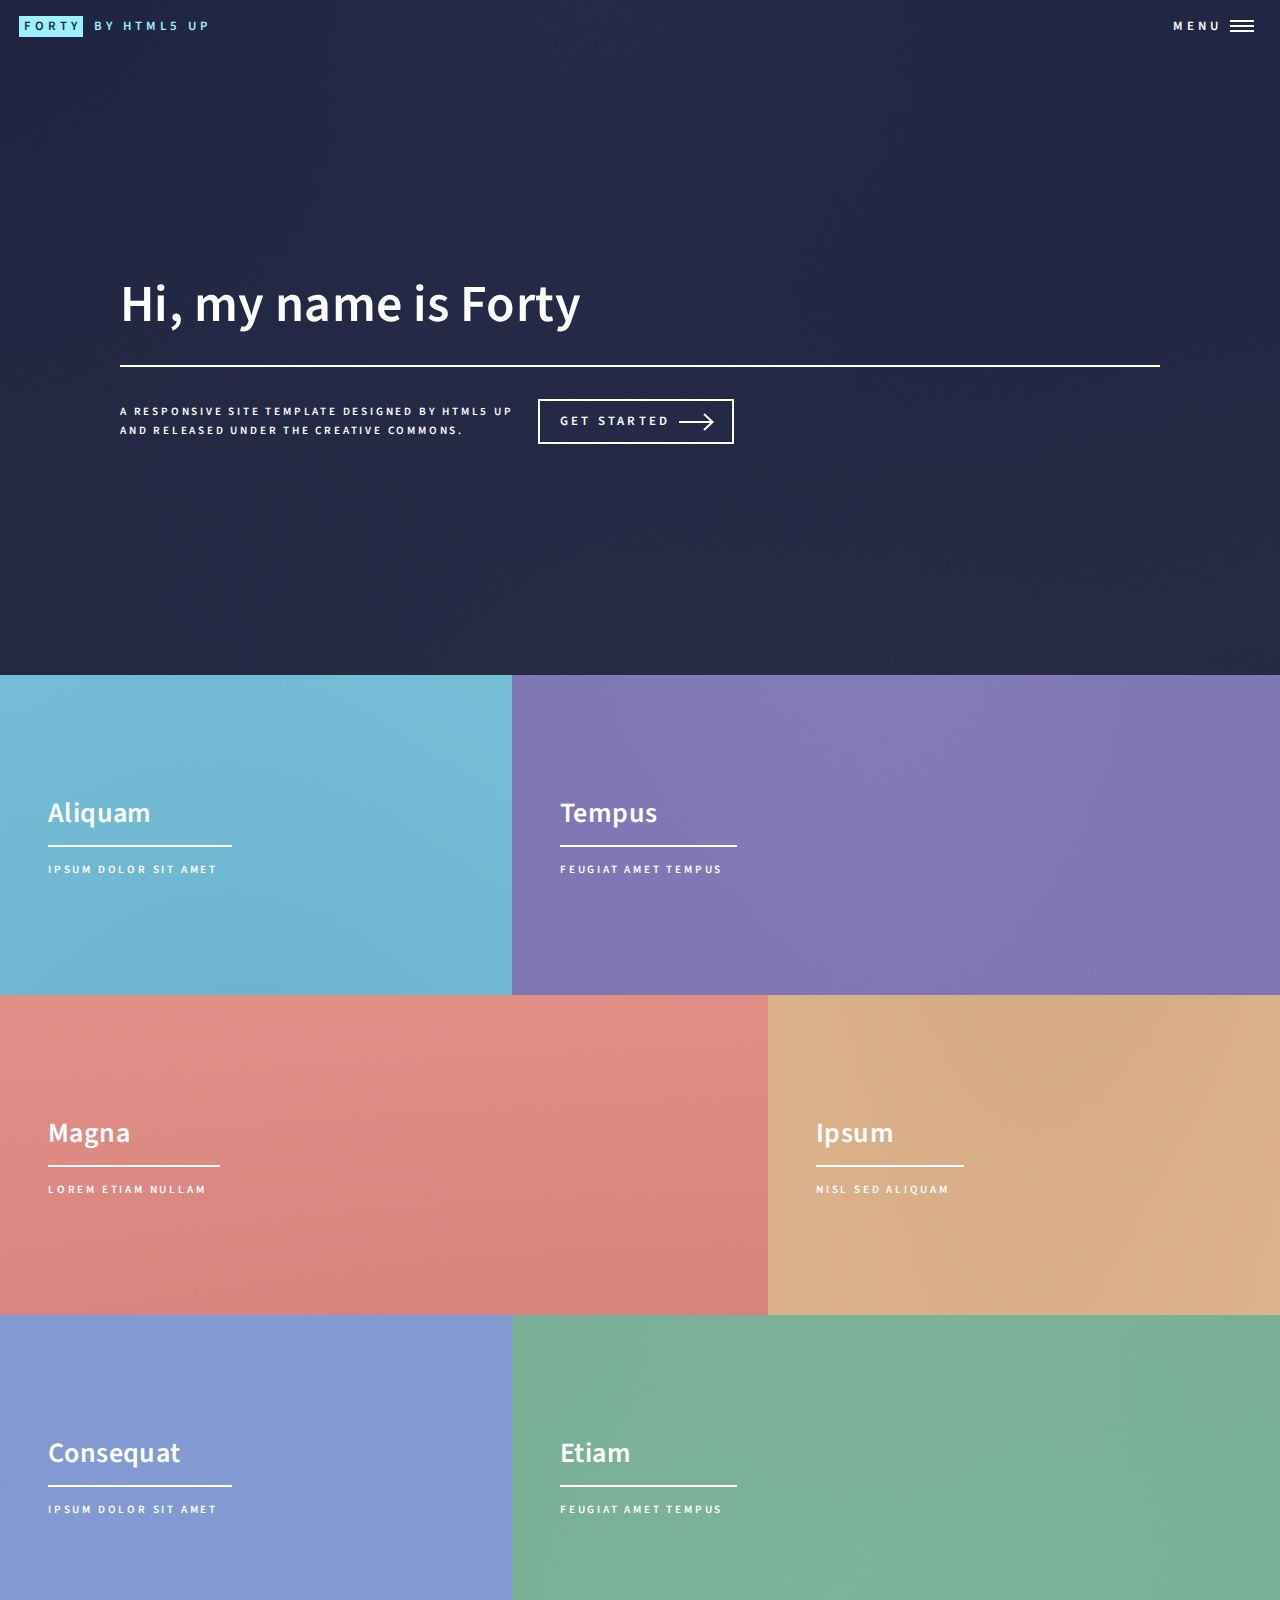
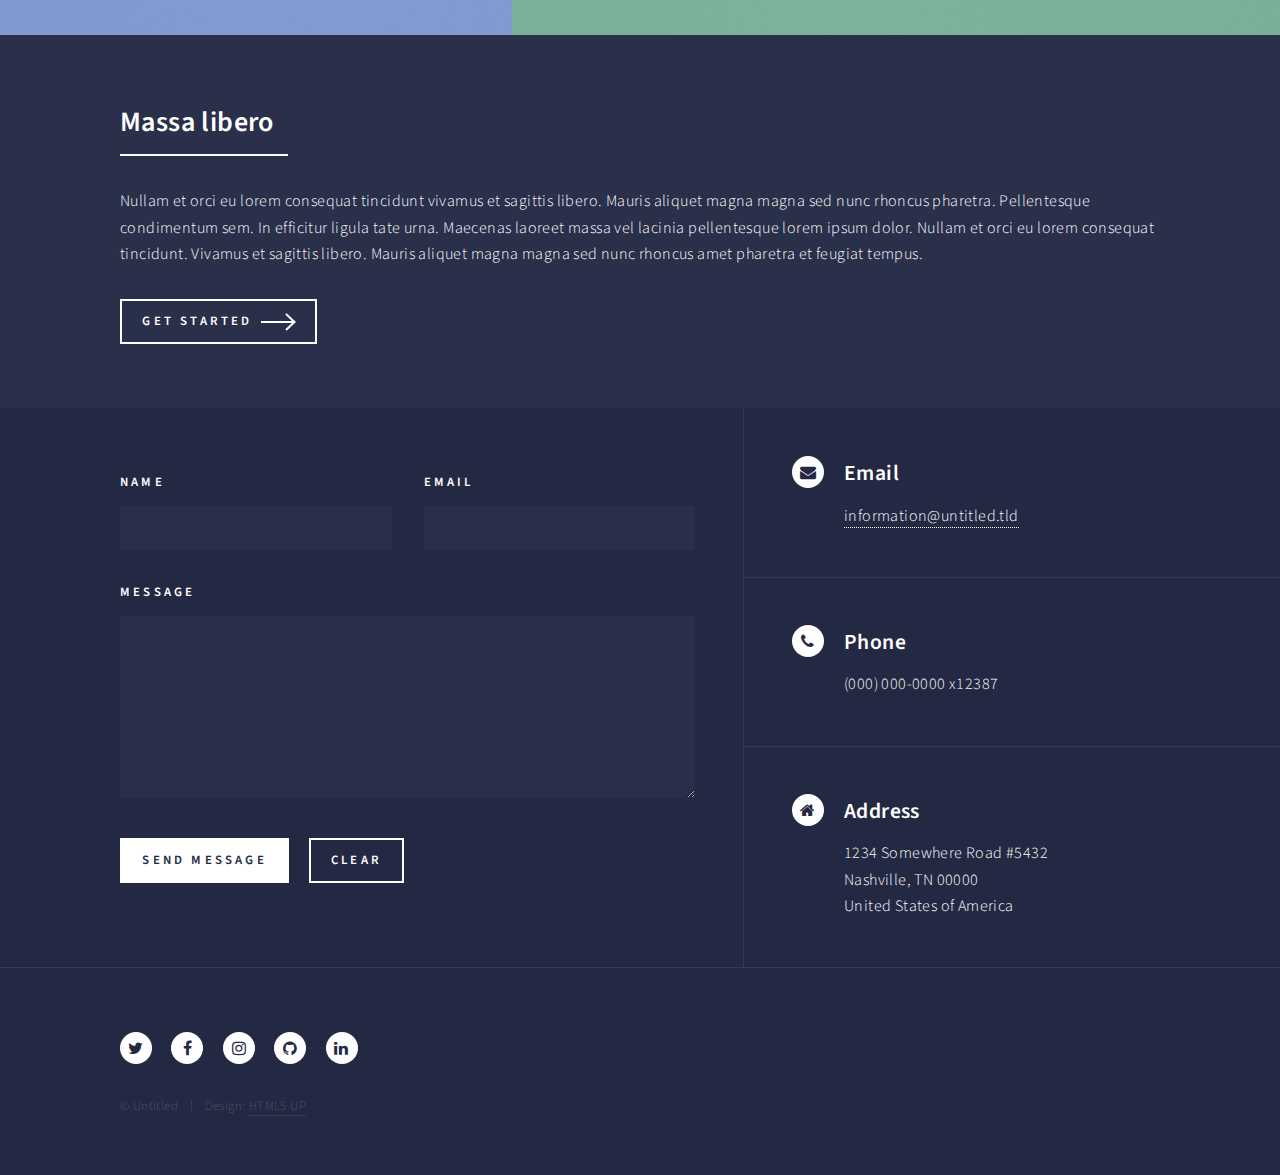
<file: html5up-forty/index.html>
<!DOCTYPE HTML>
<!--
	Forty by HTML5 UP
	html5up.net | @ajlkn
	Free for personal and commercial use under the CCA 3.0 license (html5up.net/license)
-->
<html>
	<head>
		<title>Forty by HTML5 UP</title>
		<meta charset="utf-8" />
		<meta name="viewport" content="width=device-width, initial-scale=1, user-scalable=no" />
		<!--[if lte IE 8]><script src="assets/js/ie/html5shiv.js"></script><![endif]-->
		<link rel="stylesheet" href="assets/css/main.css" />
		<!--[if lte IE 9]><link rel="stylesheet" href="assets/css/ie9.css" /><![endif]-->
		<!--[if lte IE 8]><link rel="stylesheet" href="assets/css/ie8.css" /><![endif]-->
	</head>
	<body>

		<!-- Wrapper -->
			<div id="wrapper">

				<!-- Header -->
					<header id="header" class="alt">
						<a href="index.html" class="logo"><strong>Forty</strong> <span>by HTML5 UP</span></a>
						<nav>
							<a href="#menu">Menu</a>
						</nav>
					</header>

				<!-- Menu -->
					<nav id="menu">
						<ul class="links">
							<li><a href="index.html">Home</a></li>
							<li><a href="landing.html">Landing</a></li>
							<li><a href="generic.html">Generic</a></li>
							<li><a href="elements.html">Elements</a></li>
						</ul>
						<ul class="actions vertical">
							<li><a href="#" class="button special fit">Get Started</a></li>
							<li><a href="#" class="button fit">Log In</a></li>
						</ul>
					</nav>

				<!-- Banner -->
					<section id="banner" class="major">
						<div class="inner">
							<header class="major">
								<h1>Hi, my name is Forty</h1>
							</header>
							<div class="content">
								<p>A responsive site template designed by HTML5 UP<br />
								and released under the Creative Commons.</p>
								<ul class="actions">
									<li><a href="#one" class="button next scrolly">Get Started</a></li>
								</ul>
							</div>
						</div>
					</section>

				<!-- Main -->
					<div id="main">

						<!-- One -->
							<section id="one" class="tiles">
								<article>
									<span class="image">
										<img src="images/pic01.jpg" alt="" />
									</span>
									<header class="major">
										<h3><a href="landing.html" class="link">Aliquam</a></h3>
										<p>Ipsum dolor sit amet</p>
									</header>
								</article>
								<article>
									<span class="image">
										<img src="images/pic02.jpg" alt="" />
									</span>
									<header class="major">
										<h3><a href="landing.html" class="link">Tempus</a></h3>
										<p>feugiat amet tempus</p>
									</header>
								</article>
								<article>
									<span class="image">
										<img src="images/pic03.jpg" alt="" />
									</span>
									<header class="major">
										<h3><a href="landing.html" class="link">Magna</a></h3>
										<p>Lorem etiam nullam</p>
									</header>
								</article>
								<article>
									<span class="image">
										<img src="images/pic04.jpg" alt="" />
									</span>
									<header class="major">
										<h3><a href="landing.html" class="link">Ipsum</a></h3>
										<p>Nisl sed aliquam</p>
									</header>
								</article>
								<article>
									<span class="image">
										<img src="images/pic05.jpg" alt="" />
									</span>
									<header class="major">
										<h3><a href="landing.html" class="link">Consequat</a></h3>
										<p>Ipsum dolor sit amet</p>
									</header>
								</article>
								<article>
									<span class="image">
										<img src="images/pic06.jpg" alt="" />
									</span>
									<header class="major">
										<h3><a href="landing.html" class="link">Etiam</a></h3>
										<p>Feugiat amet tempus</p>
									</header>
								</article>
							</section>

						<!-- Two -->
							<section id="two">
								<div class="inner">
									<header class="major">
										<h2>Massa libero</h2>
									</header>
									<p>Nullam et orci eu lorem consequat tincidunt vivamus et sagittis libero. Mauris aliquet magna magna sed nunc rhoncus pharetra. Pellentesque condimentum sem. In efficitur ligula tate urna. Maecenas laoreet massa vel lacinia pellentesque lorem ipsum dolor. Nullam et orci eu lorem consequat tincidunt. Vivamus et sagittis libero. Mauris aliquet magna magna sed nunc rhoncus amet pharetra et feugiat tempus.</p>
									<ul class="actions">
										<li><a href="landing.html" class="button next">Get Started</a></li>
									</ul>
								</div>
							</section>

					</div>

				<!-- Contact -->
					<section id="contact">
						<div class="inner">
							<section>
								<form method="post" action="#">
									<div class="field half first">
										<label for="name">Name</label>
										<input type="text" name="name" id="name" />
									</div>
									<div class="field half">
										<label for="email">Email</label>
										<input type="text" name="email" id="email" />
									</div>
									<div class="field">
										<label for="message">Message</label>
										<textarea name="message" id="message" rows="6"></textarea>
									</div>
									<ul class="actions">
										<li><input type="submit" value="Send Message" class="special" /></li>
										<li><input type="reset" value="Clear" /></li>
									</ul>
								</form>
							</section>
							<section class="split">
								<section>
									<div class="contact-method">
										<span class="icon alt fa-envelope"></span>
										<h3>Email</h3>
										<a href="#">information@untitled.tld</a>
									</div>
								</section>
								<section>
									<div class="contact-method">
										<span class="icon alt fa-phone"></span>
										<h3>Phone</h3>
										<span>(000) 000-0000 x12387</span>
									</div>
								</section>
								<section>
									<div class="contact-method">
										<span class="icon alt fa-home"></span>
										<h3>Address</h3>
										<span>1234 Somewhere Road #5432<br />
										Nashville, TN 00000<br />
										United States of America</span>
									</div>
								</section>
							</section>
						</div>
					</section>

				<!-- Footer -->
					<footer id="footer">
						<div class="inner">
							<ul class="icons">
								<li><a href="#" class="icon alt fa-twitter"><span class="label">Twitter</span></a></li>
								<li><a href="#" class="icon alt fa-facebook"><span class="label">Facebook</span></a></li>
								<li><a href="#" class="icon alt fa-instagram"><span class="label">Instagram</span></a></li>
								<li><a href="#" class="icon alt fa-github"><span class="label">GitHub</span></a></li>
								<li><a href="#" class="icon alt fa-linkedin"><span class="label">LinkedIn</span></a></li>
							</ul>
							<ul class="copyright">
								<li>&copy; Untitled</li><li>Design: <a href="https://html5up.net">HTML5 UP</a></li>
							</ul>
						</div>
					</footer>

			</div>

		<!-- Scripts -->
			<script src="assets/js/jquery.min.js"></script>
			<script src="assets/js/jquery.scrolly.min.js"></script>
			<script src="assets/js/jquery.scrollex.min.js"></script>
			<script src="assets/js/skel.min.js"></script>
			<script src="assets/js/util.js"></script>
			<!--[if lte IE 8]><script src="assets/js/ie/respond.min.js"></script><![endif]-->
			<script src="assets/js/main.js"></script>

	</body>
</html>
</file>
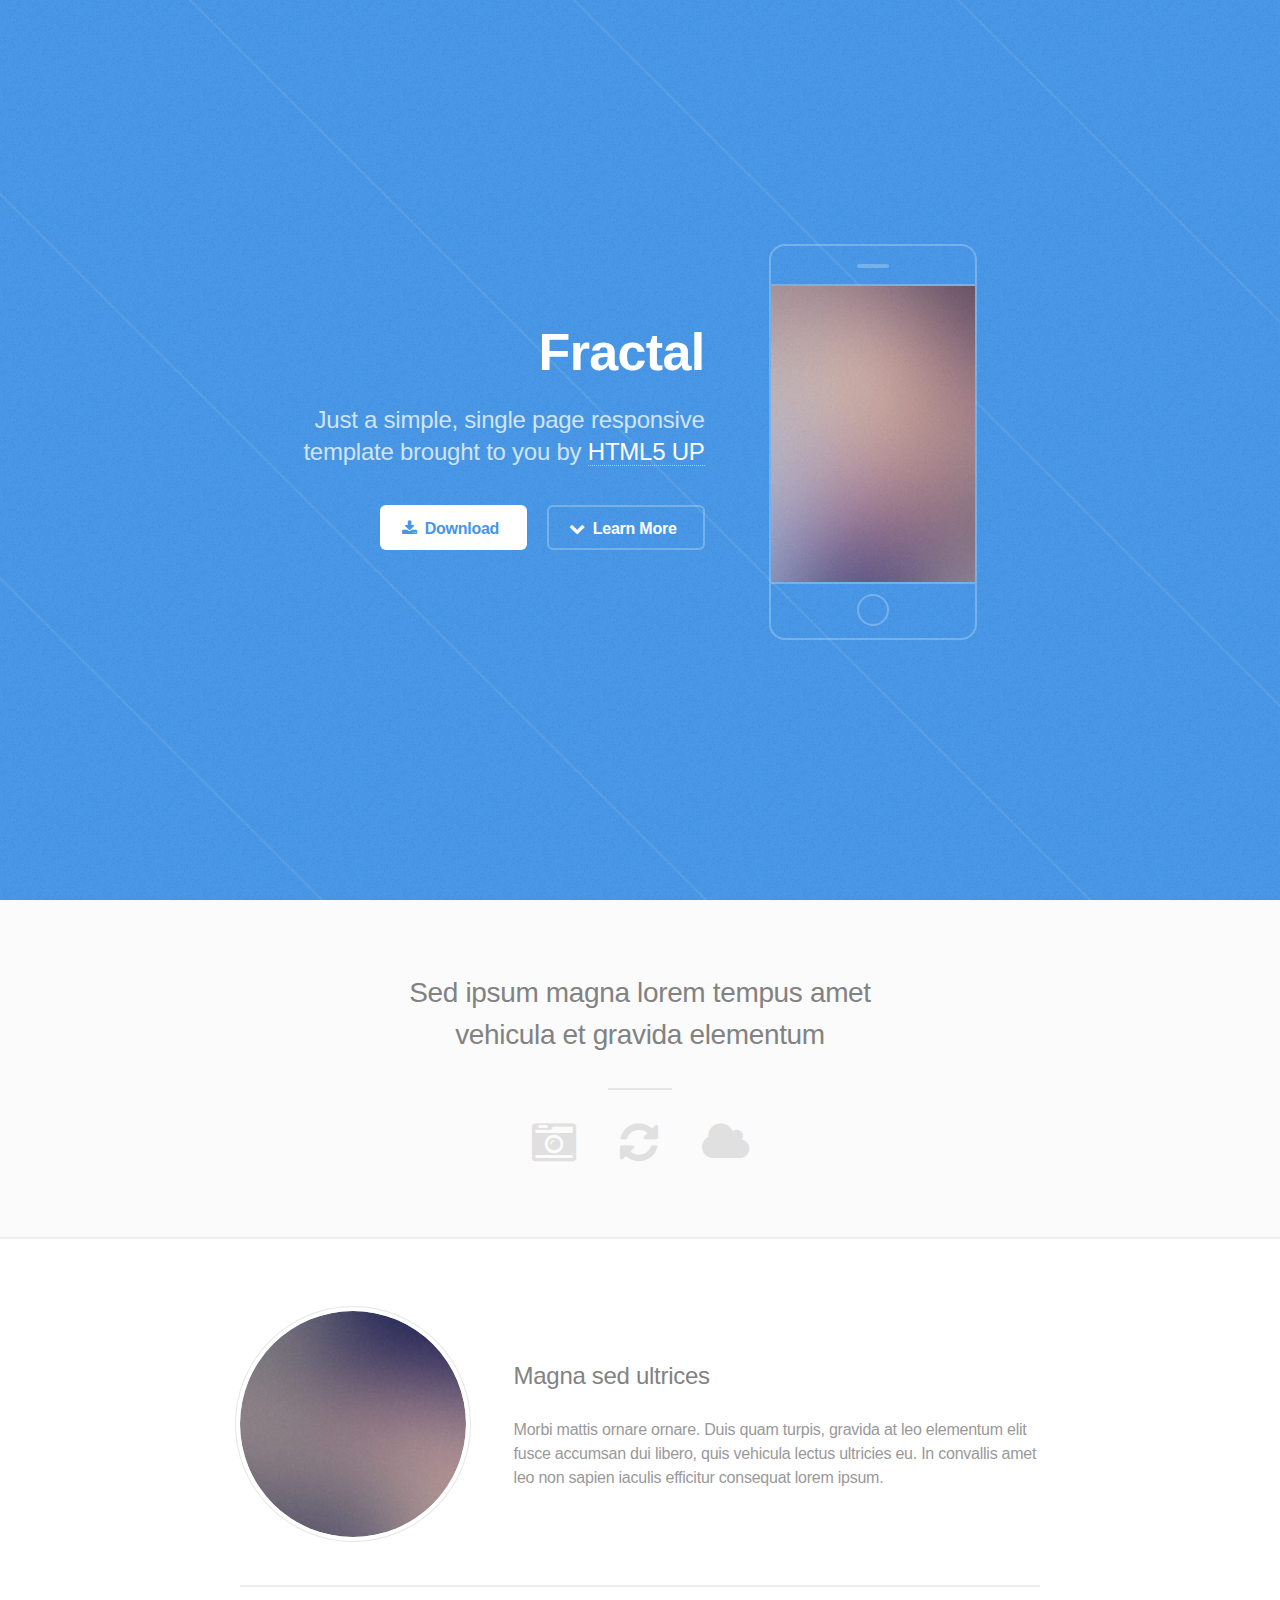
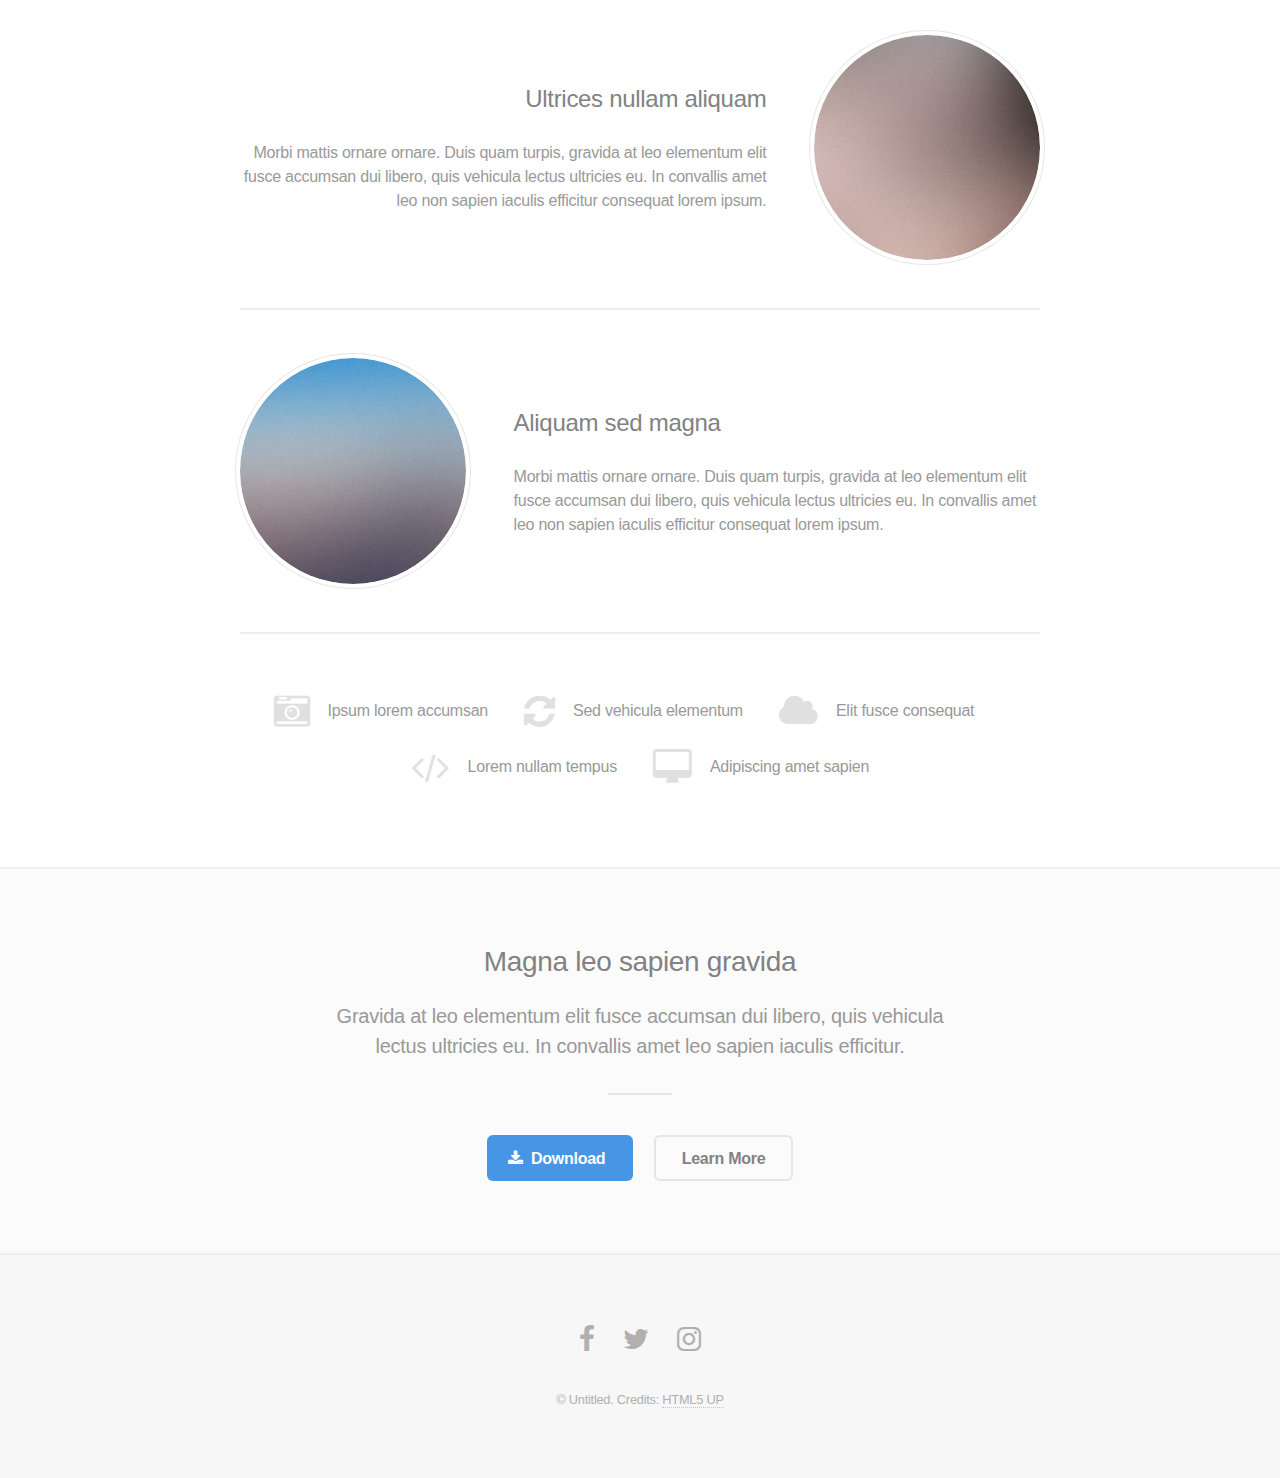
<file: html5up-fractal/index.html>
<!DOCTYPE HTML>
<!--
	Fractal by HTML5 UP
	html5up.net | @ajlkn
	Free for personal and commercial use under the CCA 3.0 license (html5up.net/license)
-->
<html>
	<head>
		<title>Fractal by HTML5 UP</title>
		<meta charset="utf-8" />
		<meta name="viewport" content="width=device-width, initial-scale=1" />
		<!--[if lte IE 8]><script src="assets/js/ie/html5shiv.js"></script><![endif]-->
		<link rel="stylesheet" href="assets/css/main.css" />
		<!--[if lte IE 8]><link rel="stylesheet" href="assets/css/ie8.css" /><![endif]-->
		<!--[if lte IE 9]><link rel="stylesheet" href="assets/css/ie9.css" /><![endif]-->
	</head>
	<body id="top">

		<!-- Header -->
			<header id="header">
				<div class="content">
					<h1><a href="#">Fractal</a></h1>
					<p>Just a simple, single page responsive<br />
					template brought to you by <a href="http://html5up.net">HTML5 UP</a></p>
					<ul class="actions">
						<li><a href="#" class="button special icon fa-download">Download</a></li>
						<li><a href="#one" class="button icon fa-chevron-down scrolly">Learn More</a></li>
					</ul>
				</div>
				<div class="image phone"><div class="inner"><img src="images/screen.jpg" alt="" /></div></div>
			</header>

		<!-- One -->
			<section id="one" class="wrapper style2 special">
				<header class="major">
					<h2>Sed ipsum magna lorem tempus amet<br />
					vehicula et gravida elementum</h2>
				</header>
				<ul class="icons major">
					<li><span class="icon fa-camera-retro"><span class="label">Shoot</span></span></li>
					<li><span class="icon fa-refresh"><span class="label">Process</span></span></li>
					<li><span class="icon fa-cloud"><span class="label">Upload</span></span></li>
				</ul>
			</section>

		<!-- Two -->
			<section id="two" class="wrapper">
				<div class="inner alt">
					<section class="spotlight">
						<div class="image"><img src="images/pic01.jpg" alt="" /></div>
						<div class="content">
							<h3>Magna sed ultrices</h3>
							<p>Morbi mattis ornare ornare. Duis quam turpis, gravida at leo elementum elit fusce accumsan dui libero, quis vehicula lectus ultricies eu. In convallis amet leo non sapien iaculis efficitur consequat lorem ipsum.</p>
						</div>
					</section>
					<section class="spotlight">
						<div class="image"><img src="images/pic02.jpg" alt="" /></div>
						<div class="content">
							<h3>Ultrices nullam aliquam</h3>
							<p>Morbi mattis ornare ornare. Duis quam turpis, gravida at leo elementum elit fusce accumsan dui libero, quis vehicula lectus ultricies eu. In convallis amet leo non sapien iaculis efficitur consequat lorem ipsum.</p>
						</div>
					</section>
					<section class="spotlight">
						<div class="image"><img src="images/pic03.jpg" alt="" /></div>
						<div class="content">
							<h3>Aliquam sed magna</h3>
							<p>Morbi mattis ornare ornare. Duis quam turpis, gravida at leo elementum elit fusce accumsan dui libero, quis vehicula lectus ultricies eu. In convallis amet leo non sapien iaculis efficitur consequat lorem ipsum.</p>
						</div>
					</section>
					<section class="special">
						<ul class="icons labeled">
							<li><span class="icon fa-camera-retro"><span class="label">Ipsum lorem accumsan</span></span></li>
							<li><span class="icon fa-refresh"><span class="label">Sed vehicula elementum</span></span></li>
							<li><span class="icon fa-cloud"><span class="label">Elit fusce consequat</span></span></li>
							<li><span class="icon fa-code"><span class="label">Lorem nullam tempus</span></span></li>
							<li><span class="icon fa-desktop"><span class="label">Adipiscing amet sapien</span></span></li>
						</ul>
					</section>
				</div>
			</section>

		<!-- Three -->
			<section id="three" class="wrapper style2 special">
				<header class="major">
					<h2>Magna leo sapien gravida</h2>
					<p>Gravida at leo elementum elit fusce accumsan dui libero, quis vehicula<br />
					lectus ultricies eu. In convallis amet leo sapien iaculis efficitur.</p>
				</header>
				<ul class="actions">
					<li><a href="#" class="button special icon fa-download">Download</a></li>
					<li><a href="#" class="button">Learn More</a></li>
				</ul>
			</section>

		<!-- Four -->
		<!--
			<section id="four" class="wrapper">
				<div class="inner">

					<header class="major">
						<h2>Elements</h2>
					</header>

					<section>
						<h4>Text</h4>
						<p>This is <b>bold</b> and this is <strong>strong</strong>. This is <i>italic</i> and this is <em>emphasized</em>.
						This is <sup>superscript</sup> text and this is <sub>subscript</sub> text.
						This is <u>underlined</u> and this is code: <code>for (;;) { ... }</code>. Finally, <a href="#">this is a link</a>.</p>
						<hr />
						<header>
							<h4>Heading with a Subtitle</h4>
							<p>Lorem ipsum dolor sit amet nullam id egestas urna aliquam</p>
						</header>
						<p>Nunc lacinia ante nunc ac lobortis. Interdum adipiscing gravida odio porttitor sem non mi integer non faucibus ornare mi ut ante amet placerat aliquet. Volutpat eu sed ante lacinia sapien lorem accumsan varius montes viverra nibh in adipiscing blandit tempus accumsan.</p>
						<header>
							<h5>Heading with a Subtitle</h5>
							<p>Lorem ipsum dolor sit amet nullam id egestas urna aliquam</p>
						</header>
						<p>Nunc lacinia ante nunc ac lobortis. Interdum adipiscing gravida odio porttitor sem non mi integer non faucibus ornare mi ut ante amet placerat aliquet. Volutpat eu sed ante lacinia sapien lorem accumsan varius montes viverra nibh in adipiscing blandit tempus accumsan.</p>
						<hr />
						<h2>Heading Level 2</h2>
						<h3>Heading Level 3</h3>
						<h4>Heading Level 4</h4>
						<h5>Heading Level 5</h5>
						<h6>Heading Level 6</h6>
						<hr />
						<h5>Blockquote</h5>
						<blockquote>Fringilla nisl. Donec accumsan interdum nisi, quis tincidunt felis sagittis eget tempus euismod. Vestibulum ante ipsum primis in faucibus vestibulum. Blandit adipiscing eu felis iaculis volutpat ac adipiscing accumsan faucibus. Vestibulum ante ipsum primis in faucibus lorem ipsum dolor sit amet nullam adipiscing eu felis.</blockquote>
						<h5>Preformatted</h5>
						<pre><code>i = 0;

while (!deck.isInOrder()) {
  print 'Iteration ' + i;
  deck.shuffle();
  i++;
}

print 'It took ' + i + ' iterations to sort the deck.';</code></pre>
					</section>

					<section>
						<h4>Lists</h4>
						<div class="row">
							<div class="6u 12u$(medium)">
								<h5>Unordered</h5>
								<ul>
									<li>Dolor pulvinar etiam.</li>
									<li>Sagittis adipiscing.</li>
									<li>Felis enim feugiat.</li>
								</ul>
								<h5>Alternate</h5>
								<ul class="alt">
									<li>Dolor pulvinar etiam.</li>
									<li>Sagittis adipiscing.</li>
									<li>Felis enim feugiat.</li>
								</ul>
							</div>
							<div class="6u$ 12u$(medium)">
								<h5>Ordered</h5>
								<ol>
									<li>Dolor pulvinar etiam.</li>
									<li>Etiam vel felis viverra.</li>
									<li>Felis enim feugiat.</li>
									<li>Dolor pulvinar etiam.</li>
									<li>Etiam vel felis lorem.</li>
									<li>Felis enim et feugiat.</li>
								</ol>
								<h5>Icons</h5>
								<ul class="icons">
									<li><a href="#" class="icon fa-twitter"><span class="label">Twitter</span></a></li>
									<li><a href="#" class="icon fa-facebook"><span class="label">Facebook</span></a></li>
									<li><a href="#" class="icon fa-instagram"><span class="label">Instagram</span></a></li>
									<li><a href="#" class="icon fa-github"><span class="label">Github</span></a></li>
								</ul>
							</div>
						</div>
						<h5>Actions</h5>
						<div class="row">
							<div class="6u 12u$(medium)">
								<ul class="actions">
									<li><a href="#" class="button special">Default</a></li>
									<li><a href="#" class="button">Default</a></li>
								</ul>
								<ul class="actions small">
									<li><a href="#" class="button special small">Small</a></li>
									<li><a href="#" class="button small">Small</a></li>
								</ul>
								<ul class="actions vertical">
									<li><a href="#" class="button special">Default</a></li>
									<li><a href="#" class="button">Default</a></li>
								</ul>
								<ul class="actions vertical small">
									<li><a href="#" class="button special small">Small</a></li>
									<li><a href="#" class="button small">Small</a></li>
								</ul>
							</div>
							<div class="6u 12u$(medium)">
								<ul class="actions vertical">
									<li><a href="#" class="button special fit">Default</a></li>
									<li><a href="#" class="button fit">Default</a></li>
								</ul>
								<ul class="actions vertical small">
									<li><a href="#" class="button special small fit">Small</a></li>
									<li><a href="#" class="button small fit">Small</a></li>
								</ul>
							</div>
						</div>
					</section>

					<section>
						<h4>Table</h4>
						<h5>Default</h5>
						<div class="table-wrapper">
							<table>
								<thead>
									<tr>
										<th>Name</th>
										<th>Description</th>
										<th>Price</th>
									</tr>
								</thead>
								<tbody>
									<tr>
										<td>Item One</td>
										<td>Ante turpis integer aliquet porttitor.</td>
										<td>29.99</td>
									</tr>
									<tr>
										<td>Item Two</td>
										<td>Vis ac commodo adipiscing arcu aliquet.</td>
										<td>19.99</td>
									</tr>
									<tr>
										<td>Item Three</td>
										<td> Morbi faucibus arcu accumsan lorem.</td>
										<td>29.99</td>
									</tr>
									<tr>
										<td>Item Four</td>
										<td>Vitae integer tempus condimentum.</td>
										<td>19.99</td>
									</tr>
									<tr>
										<td>Item Five</td>
										<td>Ante turpis integer aliquet porttitor.</td>
										<td>29.99</td>
									</tr>
								</tbody>
								<tfoot>
									<tr>
										<td colspan="2"></td>
										<td>100.00</td>
									</tr>
								</tfoot>
							</table>
						</div>

						<h5>Alternate</h5>
						<div class="table-wrapper">
							<table class="alt">
								<thead>
									<tr>
										<th>Name</th>
										<th>Description</th>
										<th>Price</th>
									</tr>
								</thead>
								<tbody>
									<tr>
										<td>Item One</td>
										<td>Ante turpis integer aliquet porttitor.</td>
										<td>29.99</td>
									</tr>
									<tr>
										<td>Item Two</td>
										<td>Vis ac commodo adipiscing arcu aliquet.</td>
										<td>19.99</td>
									</tr>
									<tr>
										<td>Item Three</td>
										<td> Morbi faucibus arcu accumsan lorem.</td>
										<td>29.99</td>
									</tr>
									<tr>
										<td>Item Four</td>
										<td>Vitae integer tempus condimentum.</td>
										<td>19.99</td>
									</tr>
									<tr>
										<td>Item Five</td>
										<td>Ante turpis integer aliquet porttitor.</td>
										<td>29.99</td>
									</tr>
								</tbody>
								<tfoot>
									<tr>
										<td colspan="2"></td>
										<td>100.00</td>
									</tr>
								</tfoot>
							</table>
						</div>
					</section>

					<section>
						<h4>Buttons</h4>
						<ul class="actions">
							<li><a href="#" class="button special">Special</a></li>
							<li><a href="#" class="button">Default</a></li>
						</ul>
						<ul class="actions">
							<li><a href="#" class="button big">Big</a></li>
							<li><a href="#" class="button">Default</a></li>
							<li><a href="#" class="button small">Small</a></li>
						</ul>
						<ul class="actions fit">
							<li><a href="#" class="button fit">Fit</a></li>
							<li><a href="#" class="button special fit">Fit</a></li>
							<li><a href="#" class="button fit">Fit</a></li>
						</ul>
						<ul class="actions fit small">
							<li><a href="#" class="button special fit small">Fit + Small</a></li>
							<li><a href="#" class="button fit small">Fit + Small</a></li>
							<li><a href="#" class="button special fit small">Fit + Small</a></li>
						</ul>
						<ul class="actions">
							<li><a href="#" class="button special icon fa-download">Icon</a></li>
							<li><a href="#" class="button icon fa-download">Icon</a></li>
						</ul>
						<ul class="actions">
							<li><span class="button special disabled">Disabled</span></li>
							<li><span class="button disabled">Disabled</span></li>
						</ul>
					</section>

					<section>
						<h4>Form</h4>
						<form method="post" action="#">
							<div class="row uniform">
								<div class="6u 12u$(xsmall)">
									<input type="text" name="demo-name" id="demo-name" value="" placeholder="Name" />
								</div>
								<div class="6u$ 12u$(xsmall)">
									<input type="email" name="demo-email" id="demo-email" value="" placeholder="Email" />
								</div>
								<div class="12u$">
									<div class="select-wrapper">
										<select name="demo-category" id="demo-category">
											<option value="">- Category -</option>
											<option value="1">Manufacturing</option>
											<option value="1">Shipping</option>
											<option value="1">Administration</option>
											<option value="1">Human Resources</option>
										</select>
									</div>
								</div>
								<div class="4u 12u$(small)">
									<input type="radio" id="demo-priority-low" name="demo-priority" checked>
									<label for="demo-priority-low">Low</label>
								</div>
								<div class="4u 12u$(small)">
									<input type="radio" id="demo-priority-normal" name="demo-priority">
									<label for="demo-priority-normal">Normal</label>
								</div>
								<div class="4u$ 12u$(small)">
									<input type="radio" id="demo-priority-high" name="demo-priority">
									<label for="demo-priority-high">High</label>
								</div>
								<div class="6u 12u$(small)">
									<input type="checkbox" id="demo-copy" name="demo-copy">
									<label for="demo-copy">Email me a copy</label>
								</div>
								<div class="6u$ 12u$(small)">
									<input type="checkbox" id="demo-human" name="demo-human" checked>
									<label for="demo-human">Not a robot</label>
								</div>
								<div class="12u$">
									<textarea name="demo-message" id="demo-message" placeholder="Enter your message" rows="6"></textarea>
								</div>
								<div class="12u$">
									<ul class="actions">
										<li><input type="submit" value="Send Message" class="special" /></li>
										<li><input type="reset" value="Reset" /></li>
									</ul>
								</div>
							</div>
						</form>
					</section>

					<section>
						<h4>Image</h4>
						<h5>Fit</h5>
						<div class="box alt">
							<div class="row uniform">
								<div class="12u"><span class="image fit"><img src="images/pic04.jpg" alt="" /></span></div>
								<div class="4u"><span class="image fit"><img src="images/pic01.jpg" alt="" /></span></div>
								<div class="4u"><span class="image fit"><img src="images/pic02.jpg" alt="" /></span></div>
								<div class="4u"><span class="image fit"><img src="images/pic03.jpg" alt="" /></span></div>
								<div class="4u"><span class="image fit"><img src="images/pic02.jpg" alt="" /></span></div>
								<div class="4u"><span class="image fit"><img src="images/pic03.jpg" alt="" /></span></div>
								<div class="4u"><span class="image fit"><img src="images/pic01.jpg" alt="" /></span></div>
								<div class="4u"><span class="image fit"><img src="images/pic03.jpg" alt="" /></span></div>
								<div class="4u"><span class="image fit"><img src="images/pic01.jpg" alt="" /></span></div>
								<div class="4u"><span class="image fit"><img src="images/pic02.jpg" alt="" /></span></div>
							</div>
						</div>
						<h5>Left &amp; Right</h5>
						<p><span class="image left"><img src="images/pic05.jpg" alt="" /></span>Fringilla nisl. Donec accumsan interdum nisi, quis tincidunt felis sagittis eget. tempus euismod. Vestibulum ante ipsum primis in faucibus vestibulum. Blandit adipiscing eu felis iaculis volutpat ac adipiscing accumsan eu faucibus. Integer ac pellentesque praesent tincidunt felis sagittis eget. tempus euismod. Vestibulum ante ipsum primis in faucibus vestibulum. Blandit adipiscing eu felis iaculis volutpat ac adipiscing accumsan eu faucibus. Integer ac pellentesque praesent. Donec accumsan interdum nisi, quis tincidunt felis sagittis eget. tempus euismod. Vestibulum ante ipsum primis in faucibus vestibulum. Blandit adipiscing eu felis iaculis volutpat ac adipiscing accumsan eu faucibus. Integer ac pellentesque praesent tincidunt felis sagittis eget. tempus euismod. Vestibulum ante ipsum primis in faucibus vestibulum. Blandit adipiscing eu felis iaculis volutpat ac adipiscing accumsan eu faucibus. Integer ac pellentesque praesent. Blandit adipiscing eu felis iaculis volutpat ac adipiscing accumsan eu faucibus. Integer ac pellentesque praesent tincidunt felis sagittis eget. tempus euismod. Vestibulum ante ipsum primis in faucibus vestibulum. Blandit adipiscing eu felis iaculis volutpat ac adipiscing accumsan eu faucibus. Integer ac pellentesque praesent.</p>
						<p><span class="image right"><img src="images/pic05.jpg" alt="" /></span>Fringilla nisl. Donec accumsan interdum nisi, quis tincidunt felis sagittis eget. tempus euismod. Vestibulum ante ipsum primis in faucibus vestibulum. Blandit adipiscing eu felis iaculis volutpat ac adipiscing accumsan eu faucibus. Integer ac pellentesque praesent tincidunt felis sagittis eget. tempus euismod. Vestibulum ante ipsum primis in faucibus vestibulum. Blandit adipiscing eu felis iaculis volutpat ac adipiscing accumsan eu faucibus. Integer ac pellentesque praesent. Donec accumsan interdum nisi, quis tincidunt felis sagittis eget. tempus euismod. Vestibulum ante ipsum primis in faucibus vestibulum. Blandit adipiscing eu felis iaculis volutpat ac adipiscing accumsan eu faucibus. Integer ac pellentesque praesent tincidunt felis sagittis eget. tempus euismod. Vestibulum ante ipsum primis in faucibus vestibulum. Blandit adipiscing eu felis iaculis volutpat ac adipiscing accumsan eu faucibus. Integer ac pellentesque praesent. Blandit adipiscing eu felis iaculis volutpat ac adipiscing accumsan eu faucibus. Integer ac pellentesque praesent tincidunt felis sagittis eget. tempus euismod. Vestibulum ante ipsum primis in faucibus vestibulum. Blandit adipiscing eu felis iaculis volutpat ac adipiscing accumsan eu faucibus. Integer ac pellentesque praesent.</p>
					</section>

				</div>
			</section>
		-->

		<!-- Footer -->
			<footer id="footer">
				<ul class="icons">
					<li><a href="#" class="icon fa-facebook"><span class="label">Facebook</span></a></li>
					<li><a href="#" class="icon fa-twitter"><span class="label">Twitter</span></a></li>
					<li><a href="#" class="icon fa-instagram"><span class="label">Instagram</span></a></li>
				</ul>
				<p class="copyright">&copy; Untitled. Credits: <a href="http://html5up.net">HTML5 UP</a></p>
			</footer>

		<!-- Scripts -->
			<script src="assets/js/jquery.min.js"></script>
			<script src="assets/js/jquery.scrolly.min.js"></script>
			<script src="assets/js/skel.min.js"></script>
			<script src="assets/js/util.js"></script>
			<!--[if lte IE 8]><script src="assets/js/ie/respond.min.js"></script><![endif]-->
			<script src="assets/js/main.js"></script>

	</body>
</html>
</file>
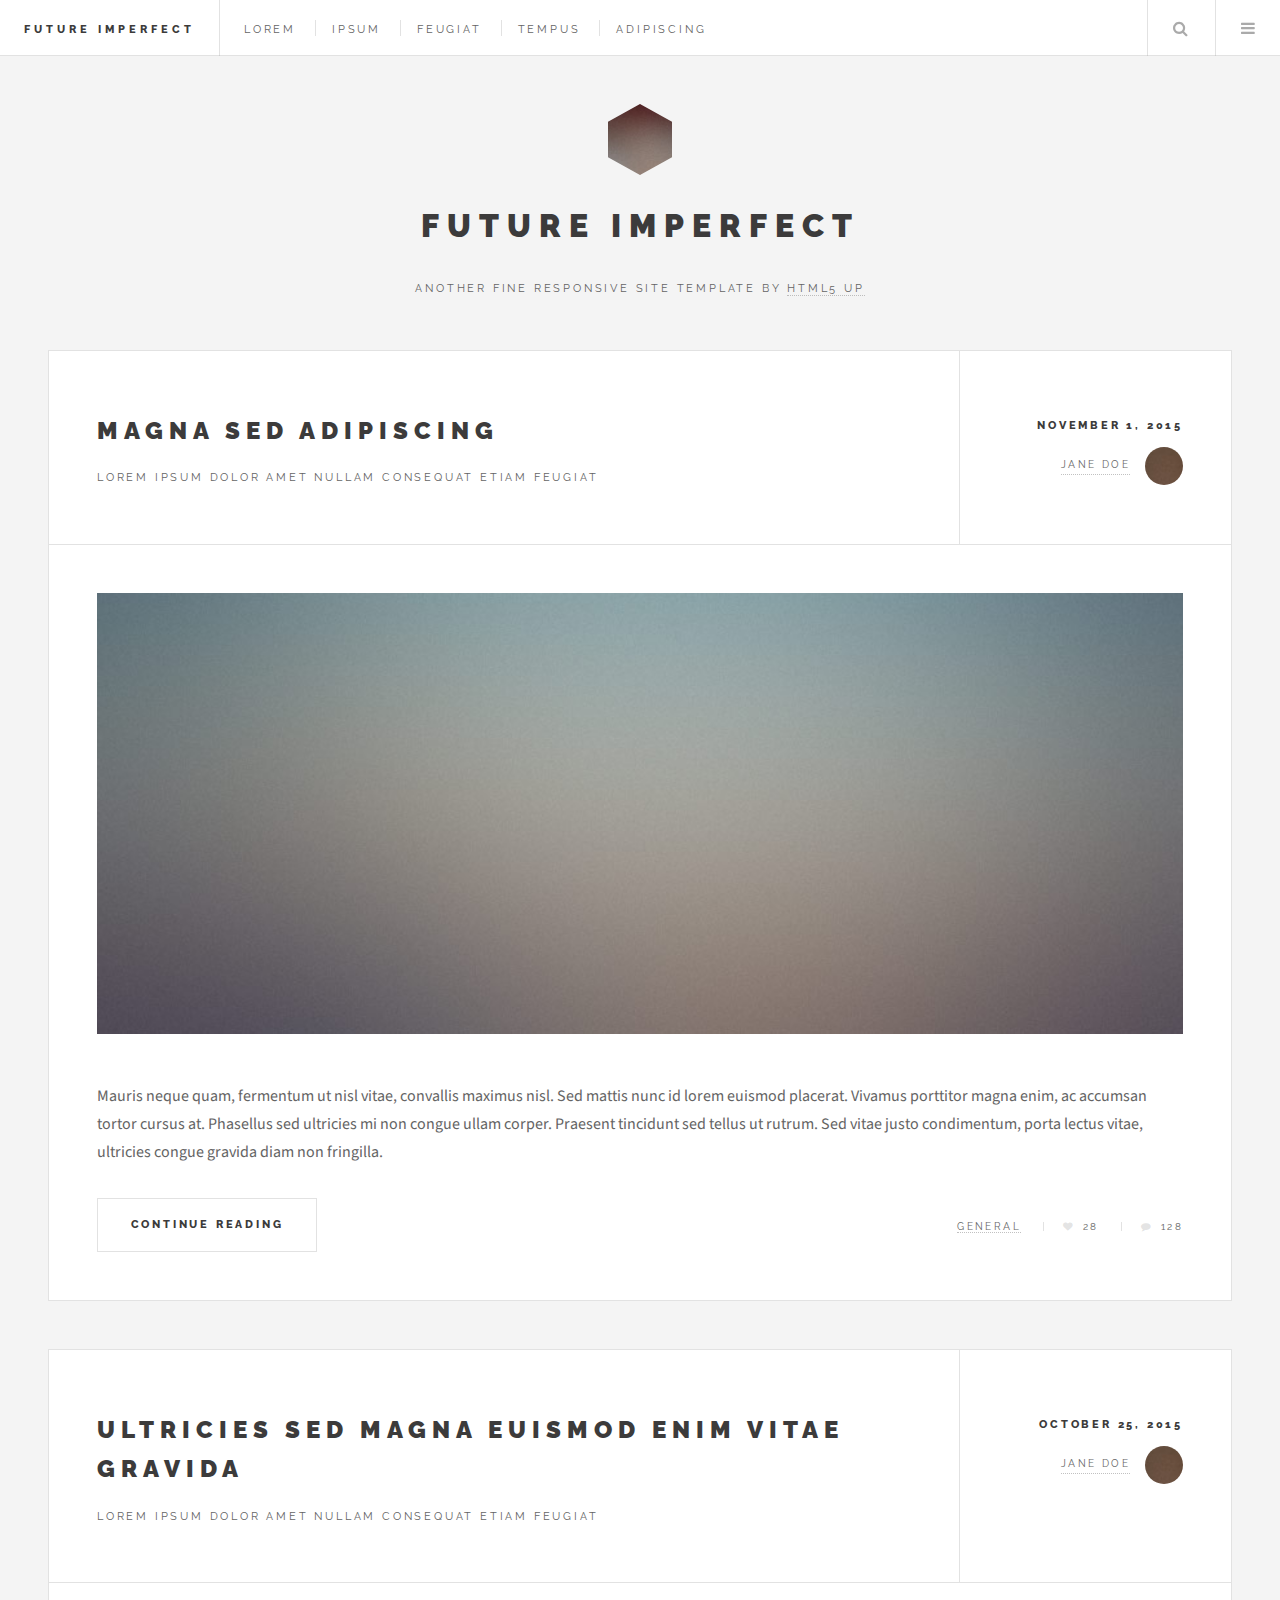
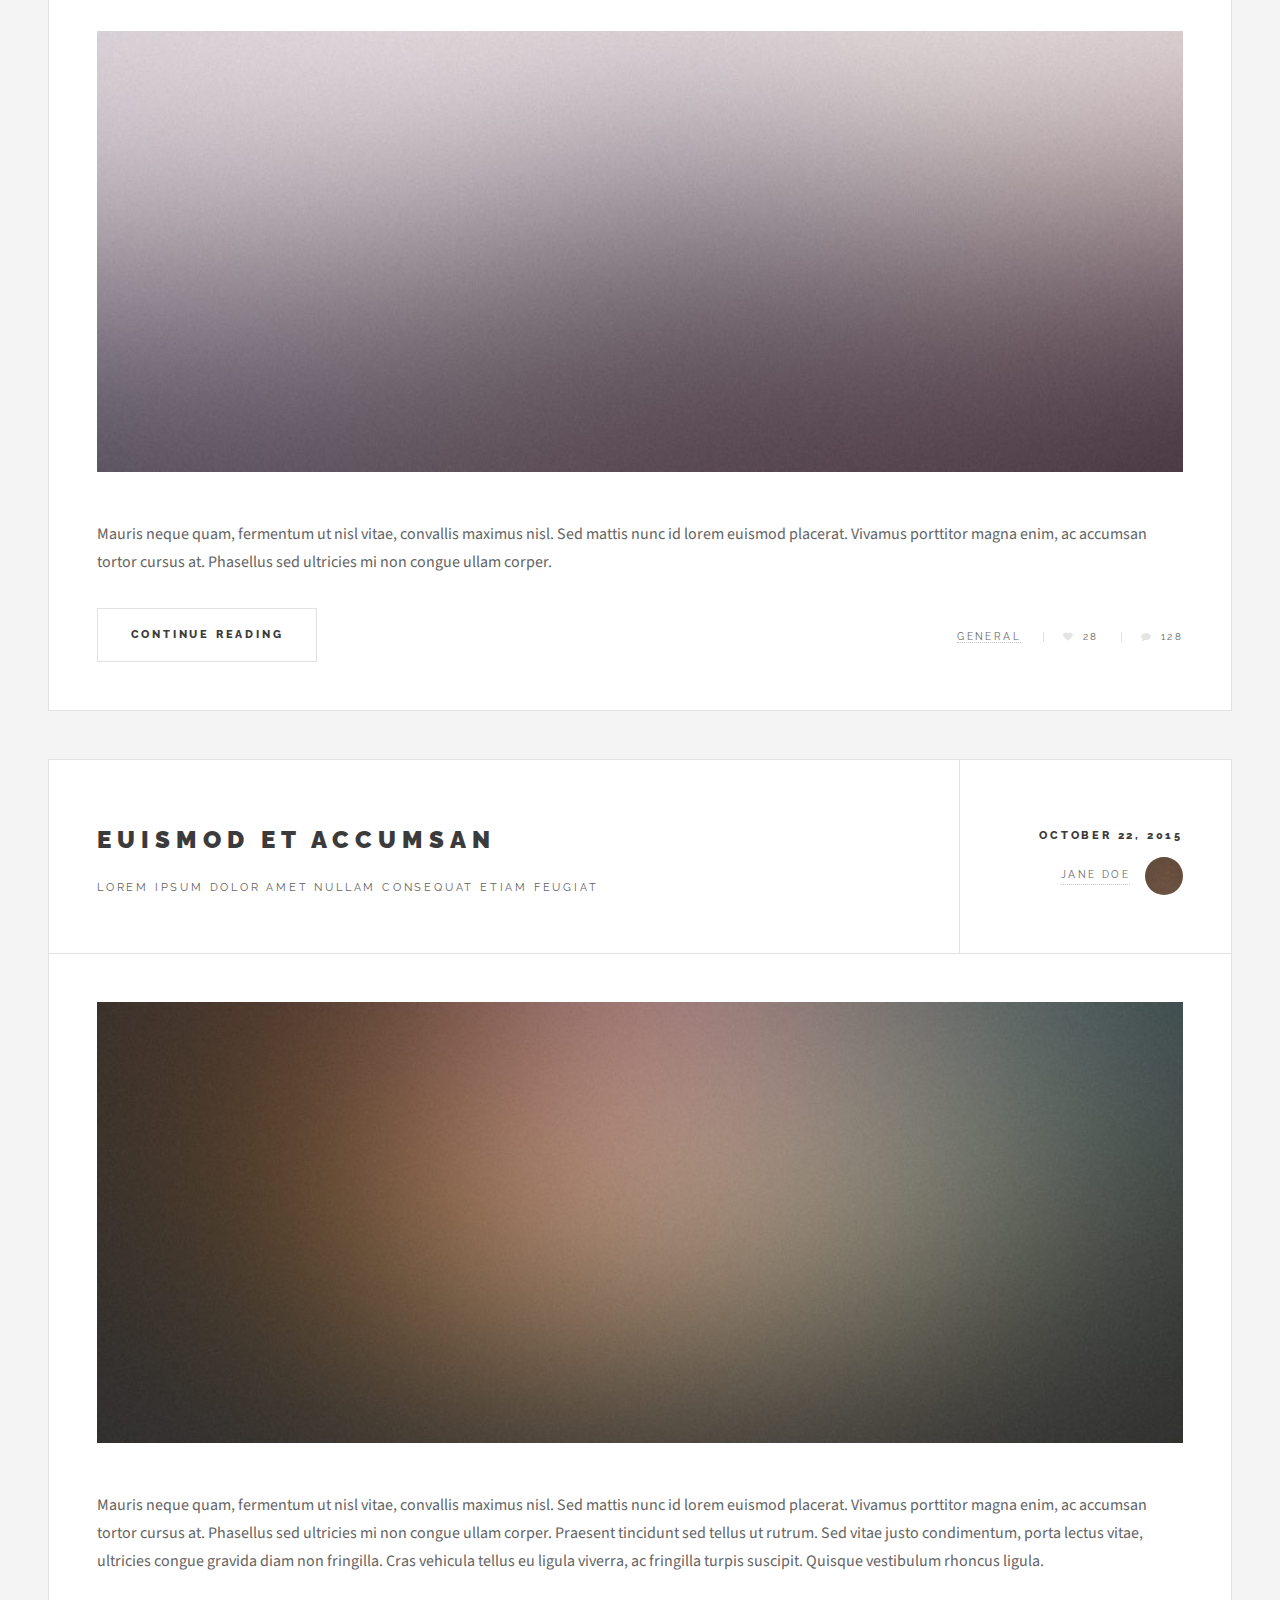
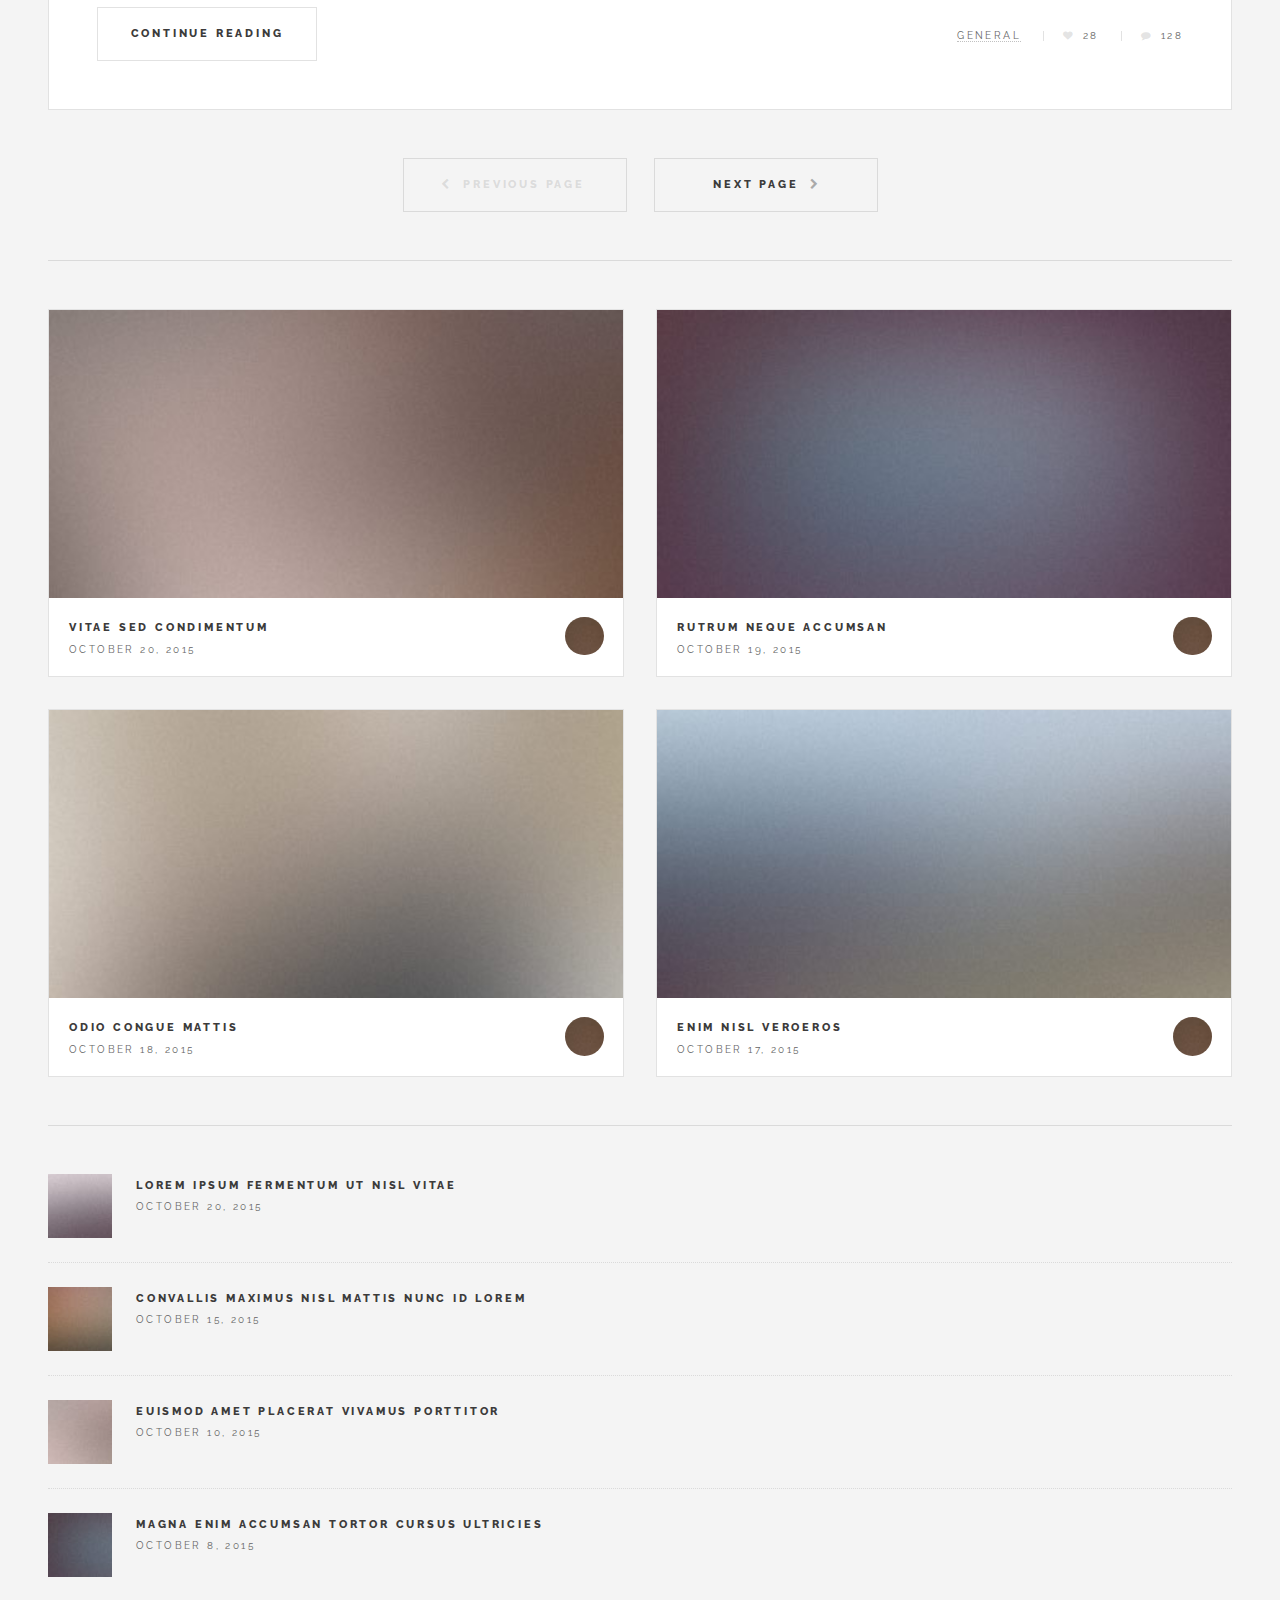
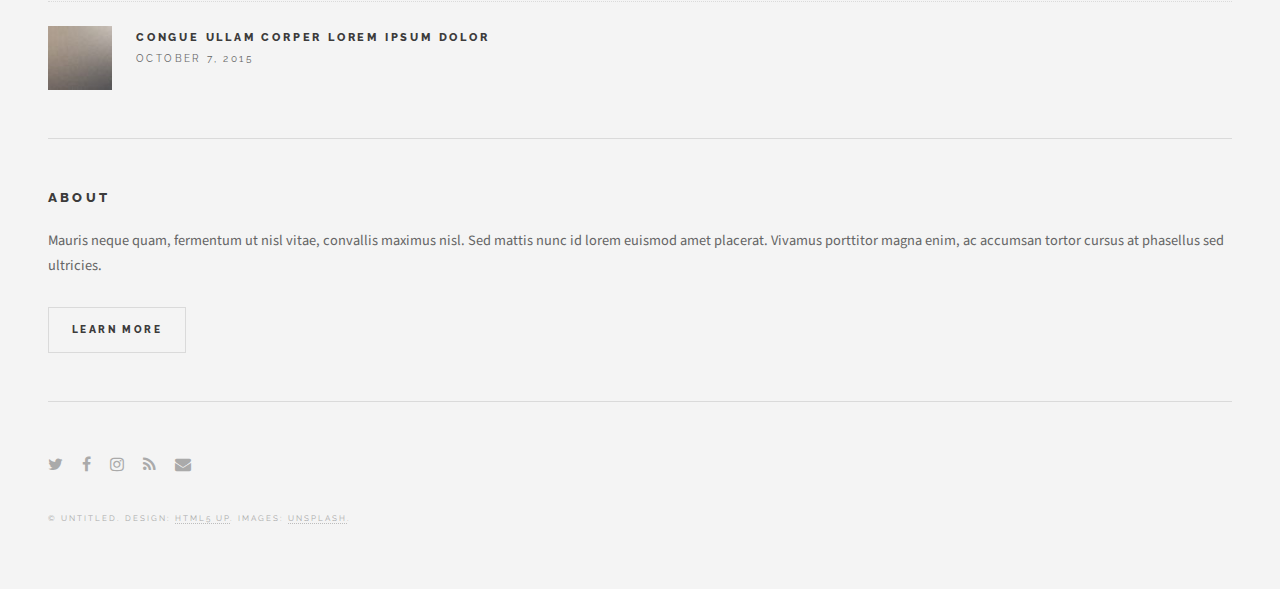
<file: html5up-future-imperfect/index.html>
<!DOCTYPE HTML>
<!--
	Future Imperfect by HTML5 UP
	html5up.net | @ajlkn
	Free for personal and commercial use under the CCA 3.0 license (html5up.net/license)
-->
<html>
	<head>
		<title>Future Imperfect by HTML5 UP</title>
		<meta charset="utf-8" />
		<meta name="viewport" content="width=device-width, initial-scale=1" />
		<!--[if lte IE 8]><script src="assets/js/ie/html5shiv.js"></script><![endif]-->
		<link rel="stylesheet" href="assets/css/main.css" />
		<!--[if lte IE 9]><link rel="stylesheet" href="assets/css/ie9.css" /><![endif]-->
		<!--[if lte IE 8]><link rel="stylesheet" href="assets/css/ie8.css" /><![endif]-->
	</head>
	<body>

		<!-- Wrapper -->
			<div id="wrapper">

				<!-- Header -->
					<header id="header">
						<h1><a href="#">Future Imperfect</a></h1>
						<nav class="links">
							<ul>
								<li><a href="#">Lorem</a></li>
								<li><a href="#">Ipsum</a></li>
								<li><a href="#">Feugiat</a></li>
								<li><a href="#">Tempus</a></li>
								<li><a href="#">Adipiscing</a></li>
							</ul>
						</nav>
						<nav class="main">
							<ul>
								<li class="search">
									<a class="fa-search" href="#search">Search</a>
									<form id="search" method="get" action="#">
										<input type="text" name="query" placeholder="Search" />
									</form>
								</li>
								<li class="menu">
									<a class="fa-bars" href="#menu">Menu</a>
								</li>
							</ul>
						</nav>
					</header>

				<!-- Menu -->
					<section id="menu">

						<!-- Search -->
							<section>
								<form class="search" method="get" action="#">
									<input type="text" name="query" placeholder="Search" />
								</form>
							</section>

						<!-- Links -->
							<section>
								<ul class="links">
									<li>
										<a href="#">
											<h3>Lorem ipsum</h3>
											<p>Feugiat tempus veroeros dolor</p>
										</a>
									</li>
									<li>
										<a href="#">
											<h3>Dolor sit amet</h3>
											<p>Sed vitae justo condimentum</p>
										</a>
									</li>
									<li>
										<a href="#">
											<h3>Feugiat veroeros</h3>
											<p>Phasellus sed ultricies mi congue</p>
										</a>
									</li>
									<li>
										<a href="#">
											<h3>Etiam sed consequat</h3>
											<p>Porta lectus amet ultricies</p>
										</a>
									</li>
								</ul>
							</section>

						<!-- Actions -->
							<section>
								<ul class="actions vertical">
									<li><a href="#" class="button big fit">Log In</a></li>
								</ul>
							</section>

					</section>

				<!-- Main -->
					<div id="main">

						<!-- Post -->
							<article class="post">
								<header>
									<div class="title">
										<h2><a href="#">Magna sed adipiscing</a></h2>
										<p>Lorem ipsum dolor amet nullam consequat etiam feugiat</p>
									</div>
									<div class="meta">
										<time class="published" datetime="2015-11-01">November 1, 2015</time>
										<a href="#" class="author"><span class="name">Jane Doe</span><img src="images/avatar.jpg" alt="" /></a>
									</div>
								</header>
								<a href="#" class="image featured"><img src="images/pic01.jpg" alt="" /></a>
								<p>Mauris neque quam, fermentum ut nisl vitae, convallis maximus nisl. Sed mattis nunc id lorem euismod placerat. Vivamus porttitor magna enim, ac accumsan tortor cursus at. Phasellus sed ultricies mi non congue ullam corper. Praesent tincidunt sed tellus ut rutrum. Sed vitae justo condimentum, porta lectus vitae, ultricies congue gravida diam non fringilla.</p>
								<footer>
									<ul class="actions">
										<li><a href="#" class="button big">Continue Reading</a></li>
									</ul>
									<ul class="stats">
										<li><a href="#">General</a></li>
										<li><a href="#" class="icon fa-heart">28</a></li>
										<li><a href="#" class="icon fa-comment">128</a></li>
									</ul>
								</footer>
							</article>

						<!-- Post -->
							<article class="post">
								<header>
									<div class="title">
										<h2><a href="#">Ultricies sed magna euismod enim vitae gravida</a></h2>
										<p>Lorem ipsum dolor amet nullam consequat etiam feugiat</p>
									</div>
									<div class="meta">
										<time class="published" datetime="2015-10-25">October 25, 2015</time>
										<a href="#" class="author"><span class="name">Jane Doe</span><img src="images/avatar.jpg" alt="" /></a>
									</div>
								</header>
								<a href="#" class="image featured"><img src="images/pic02.jpg" alt="" /></a>
								<p>Mauris neque quam, fermentum ut nisl vitae, convallis maximus nisl. Sed mattis nunc id lorem euismod placerat. Vivamus porttitor magna enim, ac accumsan tortor cursus at. Phasellus sed ultricies mi non congue ullam corper.</p>
								<footer>
									<ul class="actions">
										<li><a href="#" class="button big">Continue Reading</a></li>
									</ul>
									<ul class="stats">
										<li><a href="#">General</a></li>
										<li><a href="#" class="icon fa-heart">28</a></li>
										<li><a href="#" class="icon fa-comment">128</a></li>
									</ul>
								</footer>
							</article>

						<!-- Post -->
							<article class="post">
								<header>
									<div class="title">
										<h2><a href="#">Euismod et accumsan</a></h2>
										<p>Lorem ipsum dolor amet nullam consequat etiam feugiat</p>
									</div>
									<div class="meta">
										<time class="published" datetime="2015-10-22">October 22, 2015</time>
										<a href="#" class="author"><span class="name">Jane Doe</span><img src="images/avatar.jpg" alt="" /></a>
									</div>
								</header>
								<a href="#" class="image featured"><img src="images/pic03.jpg" alt="" /></a>
								<p>Mauris neque quam, fermentum ut nisl vitae, convallis maximus nisl. Sed mattis nunc id lorem euismod placerat. Vivamus porttitor magna enim, ac accumsan tortor cursus at. Phasellus sed ultricies mi non congue ullam corper. Praesent tincidunt sed tellus ut rutrum. Sed vitae justo condimentum, porta lectus vitae, ultricies congue gravida diam non fringilla. Cras vehicula tellus eu ligula viverra, ac fringilla turpis suscipit. Quisque vestibulum rhoncus ligula.</p>
								<footer>
									<ul class="actions">
										<li><a href="#" class="button big">Continue Reading</a></li>
									</ul>
									<ul class="stats">
										<li><a href="#">General</a></li>
										<li><a href="#" class="icon fa-heart">28</a></li>
										<li><a href="#" class="icon fa-comment">128</a></li>
									</ul>
								</footer>
							</article>

						<!-- Post -->
						<!--
							<article class="post">
								<header>
									<div class="title">
										<h2><a href="#">Elements</a></h2>
										<p>Lorem ipsum dolor amet nullam consequat etiam feugiat</p>
									</div>
									<div class="meta">
										<time class="published" datetime="2015-10-18">October 18, 2015</time>
										<a href="#" class="author"><span class="name">Jane Doe</span><img src="images/avatar.jpg" alt="" /></a>
									</div>
								</header>

								<section>
									<h3>Text</h3>
									<p>This is <b>bold</b> and this is <strong>strong</strong>. This is <i>italic</i> and this is <em>emphasized</em>.
									This is <sup>superscript</sup> text and this is <sub>subscript</sub> text.
									This is <u>underlined</u> and this is code: <code>for (;;) { ... }</code>. Finally, <a href="#">this is a link</a>.</p>
									<hr />
									<p>Nunc lacinia ante nunc ac lobortis. Interdum adipiscing gravida odio porttitor sem non mi integer non faucibus ornare mi ut ante amet placerat aliquet. Volutpat eu sed ante lacinia sapien lorem accumsan varius montes viverra nibh in adipiscing blandit tempus accumsan.</p>
									<hr />
									<h2>Heading Level 2</h2>
									<h3>Heading Level 3</h3>
									<h4>Heading Level 4</h4>
									<hr />
									<h4>Blockquote</h4>
									<blockquote>Fringilla nisl. Donec accumsan interdum nisi, quis tincidunt felis sagittis eget tempus euismod. Vestibulum ante ipsum primis in faucibus vestibulum. Blandit adipiscing eu felis iaculis volutpat ac adipiscing accumsan faucibus. Vestibulum ante ipsum primis in faucibus lorem ipsum dolor sit amet nullam adipiscing eu felis.</blockquote>
									<h4>Preformatted</h4>
									<pre><code>i = 0;

while (!deck.isInOrder()) {
  print 'Iteration ' + i;
  deck.shuffle();
  i++;
}

print 'It took ' + i + ' iterations to sort the deck.';</code></pre>
								</section>

								<section>
									<h3>Lists</h3>
									<div class="row">
										<div class="6u 12u$(medium)">
											<h4>Unordered</h4>
											<ul>
												<li>Dolor pulvinar etiam.</li>
												<li>Sagittis adipiscing.</li>
												<li>Felis enim feugiat.</li>
											</ul>
											<h4>Alternate</h4>
											<ul class="alt">
												<li>Dolor pulvinar etiam.</li>
												<li>Sagittis adipiscing.</li>
												<li>Felis enim feugiat.</li>
											</ul>
										</div>
										<div class="6u$ 12u$(medium)">
											<h4>Ordered</h4>
											<ol>
												<li>Dolor pulvinar etiam.</li>
												<li>Etiam vel felis viverra.</li>
												<li>Felis enim feugiat.</li>
												<li>Dolor pulvinar etiam.</li>
												<li>Etiam vel felis lorem.</li>
												<li>Felis enim et feugiat.</li>
											</ol>
											<h4>Icons</h4>
											<ul class="icons">
												<li><a href="#" class="icon fa-twitter"><span class="label">Twitter</span></a></li>
												<li><a href="#" class="icon fa-facebook"><span class="label">Facebook</span></a></li>
												<li><a href="#" class="icon fa-instagram"><span class="label">Instagram</span></a></li>
												<li><a href="#" class="icon fa-github"><span class="label">Github</span></a></li>
											</ul>
										</div>
									</div>
									<h3>Actions</h3>
									<div class="row">
										<div class="6u 12u$(medium)">
											<ul class="actions">
												<li><a href="#" class="button">Default</a></li>
												<li><a href="#" class="button">Default</a></li>
												<li><a href="#" class="button">Default</a></li>
											</ul>
											<ul class="actions small">
												<li><a href="#" class="button small">Small</a></li>
												<li><a href="#" class="button small">Small</a></li>
												<li><a href="#" class="button small">Small</a></li>
											</ul>
											<ul class="actions vertical">
												<li><a href="#" class="button">Default</a></li>
												<li><a href="#" class="button">Default</a></li>
												<li><a href="#" class="button">Default</a></li>
											</ul>
											<ul class="actions vertical small">
												<li><a href="#" class="button small">Small</a></li>
												<li><a href="#" class="button small">Small</a></li>
												<li><a href="#" class="button small">Small</a></li>
											</ul>
										</div>
										<div class="6u 12u$(medium)">
											<ul class="actions vertical">
												<li><a href="#" class="button fit">Default</a></li>
												<li><a href="#" class="button fit">Default</a></li>
											</ul>
											<ul class="actions vertical small">
												<li><a href="#" class="button small fit">Small</a></li>
												<li><a href="#" class="button small fit">Small</a></li>
											</ul>
										</div>
									</div>
								</section>

								<section>
									<h3>Table</h3>
									<h4>Default</h4>
									<div class="table-wrapper">
										<table>
											<thead>
												<tr>
													<th>Name</th>
													<th>Description</th>
													<th>Price</th>
												</tr>
											</thead>
											<tbody>
												<tr>
													<td>Item One</td>
													<td>Ante turpis integer aliquet porttitor.</td>
													<td>29.99</td>
												</tr>
												<tr>
													<td>Item Two</td>
													<td>Vis ac commodo adipiscing arcu aliquet.</td>
													<td>19.99</td>
												</tr>
												<tr>
													<td>Item Three</td>
													<td> Morbi faucibus arcu accumsan lorem.</td>
													<td>29.99</td>
												</tr>
												<tr>
													<td>Item Four</td>
													<td>Vitae integer tempus condimentum.</td>
													<td>19.99</td>
												</tr>
												<tr>
													<td>Item Five</td>
													<td>Ante turpis integer aliquet porttitor.</td>
													<td>29.99</td>
												</tr>
											</tbody>
											<tfoot>
												<tr>
													<td colspan="2"></td>
													<td>100.00</td>
												</tr>
											</tfoot>
										</table>
									</div>

									<h4>Alternate</h4>
									<div class="table-wrapper">
										<table class="alt">
											<thead>
												<tr>
													<th>Name</th>
													<th>Description</th>
													<th>Price</th>
												</tr>
											</thead>
											<tbody>
												<tr>
													<td>Item One</td>
													<td>Ante turpis integer aliquet porttitor.</td>
													<td>29.99</td>
												</tr>
												<tr>
													<td>Item Two</td>
													<td>Vis ac commodo adipiscing arcu aliquet.</td>
													<td>19.99</td>
												</tr>
												<tr>
													<td>Item Three</td>
													<td> Morbi faucibus arcu accumsan lorem.</td>
													<td>29.99</td>
												</tr>
												<tr>
													<td>Item Four</td>
													<td>Vitae integer tempus condimentum.</td>
													<td>19.99</td>
												</tr>
												<tr>
													<td>Item Five</td>
													<td>Ante turpis integer aliquet porttitor.</td>
													<td>29.99</td>
												</tr>
											</tbody>
											<tfoot>
												<tr>
													<td colspan="2"></td>
													<td>100.00</td>
												</tr>
											</tfoot>
										</table>
									</div>
								</section>

								<section>
									<h3>Buttons</h3>
									<ul class="actions">
										<li><a href="#" class="button big">Big</a></li>
										<li><a href="#" class="button">Default</a></li>
										<li><a href="#" class="button small">Small</a></li>
									</ul>
									<ul class="actions fit">
										<li><a href="#" class="button fit">Fit</a></li>
										<li><a href="#" class="button fit">Fit</a></li>
										<li><a href="#" class="button fit">Fit</a></li>
									</ul>
									<ul class="actions fit small">
										<li><a href="#" class="button fit small">Fit + Small</a></li>
										<li><a href="#" class="button fit small">Fit + Small</a></li>
										<li><a href="#" class="button fit small">Fit + Small</a></li>
									</ul>
									<ul class="actions">
										<li><a href="#" class="button icon fa-download">Icon</a></li>
										<li><a href="#" class="button icon fa-upload">Icon</a></li>
										<li><a href="#" class="button icon fa-save">Icon</a></li>
									</ul>
									<ul class="actions">
										<li><span class="button disabled">Disabled</span></li>
										<li><span class="button disabled icon fa-download">Disabled</span></li>
									</ul>
								</section>

								<section>
									<h3>Form</h3>
									<form method="post" action="#">
										<div class="row uniform">
											<div class="6u 12u$(xsmall)">
												<input type="text" name="demo-name" id="demo-name" value="" placeholder="Name" />
											</div>
											<div class="6u$ 12u$(xsmall)">
												<input type="email" name="demo-email" id="demo-email" value="" placeholder="Email" />
											</div>
											<div class="12u$">
												<div class="select-wrapper">
													<select name="demo-category" id="demo-category">
														<option value="">- Category -</option>
														<option value="1">Manufacturing</option>
														<option value="1">Shipping</option>
														<option value="1">Administration</option>
														<option value="1">Human Resources</option>
													</select>
												</div>
											</div>
											<div class="4u 12u$(small)">
												<input type="radio" id="demo-priority-low" name="demo-priority" checked>
												<label for="demo-priority-low">Low</label>
											</div>
											<div class="4u 12u$(small)">
												<input type="radio" id="demo-priority-normal" name="demo-priority">
												<label for="demo-priority-normal">Normal</label>
											</div>
											<div class="4u$ 12u$(small)">
												<input type="radio" id="demo-priority-high" name="demo-priority">
												<label for="demo-priority-high">High</label>
											</div>
											<div class="6u 12u$(small)">
												<input type="checkbox" id="demo-copy" name="demo-copy">
												<label for="demo-copy">Email me a copy</label>
											</div>
											<div class="6u$ 12u$(small)">
												<input type="checkbox" id="demo-human" name="demo-human" checked>
												<label for="demo-human">Not a robot</label>
											</div>
											<div class="12u$">
												<textarea name="demo-message" id="demo-message" placeholder="Enter your message" rows="6"></textarea>
											</div>
											<div class="12u$">
												<ul class="actions">
													<li><input type="submit" value="Send Message" /></li>
													<li><input type="reset" value="Reset" /></li>
												</ul>
											</div>
										</div>
									</form>
								</section>

								<section>
									<h3>Image</h3>
									<h4>Fit</h4>
									<div class="box alt">
										<div class="row uniform">
											<div class="12u$"><span class="image fit"><img src="images/pic02.jpg" alt="" /></span></div>
											<div class="4u"><span class="image fit"><img src="images/pic04.jpg" alt="" /></span></div>
											<div class="4u"><span class="image fit"><img src="images/pic05.jpg" alt="" /></span></div>
											<div class="4u$"><span class="image fit"><img src="images/pic06.jpg" alt="" /></span></div>
											<div class="4u"><span class="image fit"><img src="images/pic06.jpg" alt="" /></span></div>
											<div class="4u"><span class="image fit"><img src="images/pic04.jpg" alt="" /></span></div>
											<div class="4u$"><span class="image fit"><img src="images/pic05.jpg" alt="" /></span></div>
											<div class="4u"><span class="image fit"><img src="images/pic05.jpg" alt="" /></span></div>
											<div class="4u"><span class="image fit"><img src="images/pic06.jpg" alt="" /></span></div>
											<div class="4u$"><span class="image fit"><img src="images/pic04.jpg" alt="" /></span></div>
										</div>
									</div>
									<h4>Left &amp; Right</h4>
									<p><span class="image left"><img src="images/pic07.jpg" alt="" /></span>Fringilla nisl. Donec accumsan interdum nisi, quis tincidunt felis sagittis eget. tempus euismod. Vestibulum ante ipsum primis in faucibus vestibulum. Blandit adipiscing eu felis iaculis volutpat ac adipiscing accumsan eu faucibus. Integer ac pellentesque praesent tincidunt felis sagittis eget. tempus euismod. Vestibulum ante ipsum primis in faucibus vestibulum. Blandit adipiscing eu felis iaculis volutpat ac adipiscing accumsan eu faucibus. Integer ac pellentesque praesent. Donec accumsan interdum nisi, quis tincidunt felis sagittis eget. tempus euismod. Vestibulum ante ipsum primis in faucibus vestibulum. Blandit adipiscing eu felis iaculis volutpat ac adipiscing accumsan eu faucibus. Integer ac pellentesque praesent tincidunt felis sagittis eget. tempus euismod. Vestibulum ante ipsum primis in faucibus vestibulum. Blandit adipiscing eu felis iaculis volutpat ac adipiscing accumsan eu faucibus. Integer ac pellentesque praesent. Blandit adipiscing eu felis iaculis volutpat ac adipiscing accumsan eu faucibus. Integer ac pellentesque praesent tincidunt felis sagittis eget. tempus euismod. Vestibulum ante ipsum primis in faucibus vestibulum. Blandit adipiscing eu felis iaculis volutpat ac adipiscing accumsan eu faucibus. Integer ac pellentesque praesent.</p>
									<p><span class="image right"><img src="images/pic04.jpg" alt="" /></span>Fringilla nisl. Donec accumsan interdum nisi, quis tincidunt felis sagittis eget. tempus euismod. Vestibulum ante ipsum primis in faucibus vestibulum. Blandit adipiscing eu felis iaculis volutpat ac adipiscing accumsan eu faucibus. Integer ac pellentesque praesent tincidunt felis sagittis eget. tempus euismod. Vestibulum ante ipsum primis in faucibus vestibulum. Blandit adipiscing eu felis iaculis volutpat ac adipiscing accumsan eu faucibus. Integer ac pellentesque praesent. Donec accumsan interdum nisi, quis tincidunt felis sagittis eget. tempus euismod. Vestibulum ante ipsum primis in faucibus vestibulum. Blandit adipiscing eu felis iaculis volutpat ac adipiscing accumsan eu faucibus. Integer ac pellentesque praesent tincidunt felis sagittis eget. tempus euismod. Vestibulum ante ipsum primis in faucibus vestibulum. Blandit adipiscing eu felis iaculis volutpat ac adipiscing accumsan eu faucibus. Integer ac pellentesque praesent. Blandit adipiscing eu felis iaculis volutpat ac adipiscing accumsan eu faucibus. Integer ac pellentesque praesent tincidunt felis sagittis eget. tempus euismod. Vestibulum ante ipsum primis in faucibus vestibulum. Blandit adipiscing eu felis iaculis volutpat ac adipiscing accumsan eu faucibus. Integer ac pellentesque praesent.</p>
								</section>

							</article>
						-->

						<!-- Pagination -->
							<ul class="actions pagination">
								<li><a href="" class="disabled button big previous">Previous Page</a></li>
								<li><a href="#" class="button big next">Next Page</a></li>
							</ul>

					</div>

				<!-- Sidebar -->
					<section id="sidebar">

						<!-- Intro -->
							<section id="intro">
								<a href="#" class="logo"><img src="images/logo.jpg" alt="" /></a>
								<header>
									<h2>Future Imperfect</h2>
									<p>Another fine responsive site template by <a href="http://html5up.net">HTML5 UP</a></p>
								</header>
							</section>

						<!-- Mini Posts -->
							<section>
								<div class="mini-posts">

									<!-- Mini Post -->
										<article class="mini-post">
											<header>
												<h3><a href="#">Vitae sed condimentum</a></h3>
												<time class="published" datetime="2015-10-20">October 20, 2015</time>
												<a href="#" class="author"><img src="images/avatar.jpg" alt="" /></a>
											</header>
											<a href="#" class="image"><img src="images/pic04.jpg" alt="" /></a>
										</article>

									<!-- Mini Post -->
										<article class="mini-post">
											<header>
												<h3><a href="#">Rutrum neque accumsan</a></h3>
												<time class="published" datetime="2015-10-19">October 19, 2015</time>
												<a href="#" class="author"><img src="images/avatar.jpg" alt="" /></a>
											</header>
											<a href="#" class="image"><img src="images/pic05.jpg" alt="" /></a>
										</article>

									<!-- Mini Post -->
										<article class="mini-post">
											<header>
												<h3><a href="#">Odio congue mattis</a></h3>
												<time class="published" datetime="2015-10-18">October 18, 2015</time>
												<a href="#" class="author"><img src="images/avatar.jpg" alt="" /></a>
											</header>
											<a href="#" class="image"><img src="images/pic06.jpg" alt="" /></a>
										</article>

									<!-- Mini Post -->
										<article class="mini-post">
											<header>
												<h3><a href="#">Enim nisl veroeros</a></h3>
												<time class="published" datetime="2015-10-17">October 17, 2015</time>
												<a href="#" class="author"><img src="images/avatar.jpg" alt="" /></a>
											</header>
											<a href="#" class="image"><img src="images/pic07.jpg" alt="" /></a>
										</article>

								</div>
							</section>

						<!-- Posts List -->
							<section>
								<ul class="posts">
									<li>
										<article>
											<header>
												<h3><a href="#">Lorem ipsum fermentum ut nisl vitae</a></h3>
												<time class="published" datetime="2015-10-20">October 20, 2015</time>
											</header>
											<a href="#" class="image"><img src="images/pic08.jpg" alt="" /></a>
										</article>
									</li>
									<li>
										<article>
											<header>
												<h3><a href="#">Convallis maximus nisl mattis nunc id lorem</a></h3>
												<time class="published" datetime="2015-10-15">October 15, 2015</time>
											</header>
											<a href="#" class="image"><img src="images/pic09.jpg" alt="" /></a>
										</article>
									</li>
									<li>
										<article>
											<header>
												<h3><a href="#">Euismod amet placerat vivamus porttitor</a></h3>
												<time class="published" datetime="2015-10-10">October 10, 2015</time>
											</header>
											<a href="#" class="image"><img src="images/pic10.jpg" alt="" /></a>
										</article>
									</li>
									<li>
										<article>
											<header>
												<h3><a href="#">Magna enim accumsan tortor cursus ultricies</a></h3>
												<time class="published" datetime="2015-10-08">October 8, 2015</time>
											</header>
											<a href="#" class="image"><img src="images/pic11.jpg" alt="" /></a>
										</article>
									</li>
									<li>
										<article>
											<header>
												<h3><a href="#">Congue ullam corper lorem ipsum dolor</a></h3>
												<time class="published" datetime="2015-10-06">October 7, 2015</time>
											</header>
											<a href="#" class="image"><img src="images/pic12.jpg" alt="" /></a>
										</article>
									</li>
								</ul>
							</section>

						<!-- About -->
							<section class="blurb">
								<h2>About</h2>
								<p>Mauris neque quam, fermentum ut nisl vitae, convallis maximus nisl. Sed mattis nunc id lorem euismod amet placerat. Vivamus porttitor magna enim, ac accumsan tortor cursus at phasellus sed ultricies.</p>
								<ul class="actions">
									<li><a href="#" class="button">Learn More</a></li>
								</ul>
							</section>

						<!-- Footer -->
							<section id="footer">
								<ul class="icons">
									<li><a href="#" class="fa-twitter"><span class="label">Twitter</span></a></li>
									<li><a href="#" class="fa-facebook"><span class="label">Facebook</span></a></li>
									<li><a href="#" class="fa-instagram"><span class="label">Instagram</span></a></li>
									<li><a href="#" class="fa-rss"><span class="label">RSS</span></a></li>
									<li><a href="#" class="fa-envelope"><span class="label">Email</span></a></li>
								</ul>
								<p class="copyright">&copy; Untitled. Design: <a href="http://html5up.net">HTML5 UP</a>. Images: <a href="http://unsplash.com">Unsplash</a>.</p>
							</section>

					</section>

			</div>

		<!-- Scripts -->
			<script src="assets/js/jquery.min.js"></script>
			<script src="assets/js/skel.min.js"></script>
			<script src="assets/js/util.js"></script>
			<!--[if lte IE 8]><script src="assets/js/ie/respond.min.js"></script><![endif]-->
			<script src="assets/js/main.js"></script>

	</body>
</html>
</file>
<file: html5up-alpha/assets/css/ie8.css>
/*
	Alpha by HTML5 UP
	html5up.net | @ajlkn
	Free for personal and commercial use under the CCA 3.0 license (html5up.net/license)
*/

/* Basic */

	pre, code {
		position: relative;
		-ms-behavior: url("assets/js/ie/PIE.htc");
	}

/* Form */

	input[type="text"],
	input[type="password"],
	input[type="email"],
	select,
	textarea {
		position: relative;
		-ms-behavior: url("assets/js/ie/PIE.htc");
		line-height: 3em;
	}

	input[type="checkbox"],
	input[type="radio"] {
		opacity: 1;
		z-index: auto;
	}

		input[type="checkbox"] + label:before,
		input[type="radio"] + label:before {
			display: none;
		}

/* Button */

	input[type="submit"],
	input[type="reset"],
	input[type="button"],
	.button {
		position: relative;
		-ms-behavior: url("assets/js/ie/PIE.htc");
	}

		input[type="submit"].alt,
		input[type="reset"].alt,
		input[type="button"].alt,
		.button.alt {
			border: solid 2px #e5e5e5;
		}

/* Box */

	.box {
		position: relative;
		-ms-behavior: url("assets/js/ie/PIE.htc");
	}

		.box .image.featured {
			margin: 2em 0;
			width: 100%;
		}

/* Icon */

	.icon.major {
		position: relative;
		-ms-behavior: url("assets/js/ie/PIE.htc");
	}

/* Image */

	.image {
		position: relative;
		-ms-behavior: url("assets/js/ie/PIE.htc");
	}

		.image img {
			position: relative;
			-ms-behavior: url("assets/js/ie/PIE.htc");
		}

/* Header */

	#header nav > ul > li a {
		color: #fff;
		display: inline-block;
		text-decoration: none;
		border: 0;
	}

		#header nav > ul > li a.icon:before {
			color: #fff;
			margin-right: 0.5em;
		}

	#header.alt {
		color: #fff;
	}

		#header.alt nav > ul > li a:not(.button).icon:before {
			color: rgba(255, 255, 255, 0.75);
		}

		#header.alt nav > ul > li.active a:not(.button) {
			background-color: rgba(255, 255, 255, 0.2);
		}

	.dropotron {
		border: solid 1px #e5e5e5;
	}

		.dropotron.level-0 {
			margin-top: 0;
		}

			.dropotron.level-0:before {
				display: none;
			}

/* Banner */

	#banner {
		background-attachment: scroll;
		background-image: url("../../images/banner.jpg");
		background-position: auto;
		background-repeat: no-repeat;
		background-size: cover;
		-ms-behavior: url("assets/js/ie/backgroundsize.min.htc");
	}

		#banner input[type="submit"],
		#banner input[type="reset"],
		#banner input[type="button"],
		#banner .button {
			border: solid 2px #fff;
		}

/* Main */

	#main {
		position: relative;
		z-index: 1;
	}

/* CTA */

	#cta input[type="text"],
	#cta input[type="password"],
	#cta input[type="email"],
	#cta select,
	#cta textarea {
		background: #e89980;
		border: solid 2px #fff;
	}

	#cta .formerize-placeholder {
		color: #fff !important;
	}
</file>
<file: html5up-arcana/assets/css/ie8.css>
/*
	Arcana by HTML5 UP
	html5up.net | @ajlkn
	Free for personal and commercial use under the CCA 3.0 license (html5up.net/license)
*/

/* Form */

	input[type="text"],
	input[type="password"],
	input[type="email"],
	textarea {
		position: relative;
		-ms-behavior: url("assets/js/ie/PIE.htc");
	}

/* Image */

	.image {
		-ms-behavior: url("assets/js/ie/PIE.htc");
	}

		.image img {
			position: relative;
			-ms-behavior: url("assets/js/ie/PIE.htc");
		}

/* Icon */

	.icon.major {
		position: relative;
		-ms-behavior: url("assets/js/ie/PIE.htc");
	}

/* Button */

	input[type="submit"],
	input[type="reset"],
	input[type="button"],
	.button {
		position: relative;
		-ms-behavior: url("assets/js/ie/PIE.htc");
	}

/* Box */

	.box.post .inner {
		margin-left: 35%;
	}

/* Dropotron */

	.dropotron {
		-ms-behavior: url("assets/js/ie/PIE.htc");
	}

/* Banner */

	#banner {
		-ms-behavior: url("assets/js/ie/backgroundsize.min.htc");
	}

/* Wrapper */

	.wrapper.style2 {
		background: #fdfdfd url("images/bg01.png");
	}
</file>
<file: html5up-arcana/assets/css/ie9.css>
/*
	Arcana by HTML5 UP
	html5up.net | @ajlkn
	Free for personal and commercial use under the CCA 3.0 license (html5up.net/license)
*/

/* Header */

	#nav > ul > li.current:before {
		display: none;
	}
</file>
<file: html5up-astral/assets/css/noscript.css>
/*
	Astral by HTML5 UP
	html5up.net | @ajlkn
	Free for personal and commercial use under the CCA 3.0 license (html5up.net/license)
*/

/* Wrapper */

	#wrapper {
		opacity: 1.0;
	}

/* Nav */

	#nav {
		margin-top: 4em;
	}

		#nav a {
			opacity: 1.0;
		}

			#nav a:before, #nav a:after {
				display: none;
			}

			#nav a span {
				top: 0;
				opacity: 1.0;
			}

				#nav a span:after {
					display: none;
				}

/* Panels */

	#main {
		background: none;
		box-shadow: none;
	}

	.panel {
		position: relative;
		background: #ffffff;
		box-shadow: 0px 1px 0px 0px rgba(0, 0, 0, 0.25);
	}
</file>
<file: html5up-astral/assets/css/ie8.css>
/*
	Astral by HTML5 UP
	html5up.net | @ajlkn
	Free for personal and commercial use under the CCA 3.0 license (html5up.net/license)
*/

/* Basic */

	body {
		background-image: url("images/bg.jpg");
		background-size: cover;
		-ms-behavior: url("assets/js/ie/backgroundsize.min.htc");
	}

/* Section/Article */

	section > .last-child, section.last-child, article > .last-child, article.last-child {
		margin-bottom: 0;
	}

/* Nav */

	#nav a span {
		display: none !important;
	}

	#nav a:before {
		font-size: 1.75em;
	}
</file>
<file: html5up-big-picture/assets/css/ie8.css>
/*
	Big Picture by HTML5 UP
	html5up.net | @ajlkn
	Free for personal and commercial use under the CCA 3.0 license (html5up.net/license)
*/

/* Form */

	form input[type="text"],
	form input[type="email"],
	form input[type="password"],
	form select,
	form textarea {
		position: relative;
		-ms-behavior: url("assets/js/ie/PIE.htc");
		border: solid 1px;
	}

/* Button */

	input[type="button"],
	input[type="submit"],
	input[type="reset"],
	.button,
	button {
		position: relative;
		-ms-behavior: url("assets/js/ie/PIE.htc");
	}

		input[type="button"].down,
		input[type="submit"].down,
		input[type="reset"].down,
		.button.down,
		button.down {
			text-indent: 0;
		}

/* Footer */

	#footer {
		color: #fff;
	}

/* Intro */

	#intro {
		-ms-behavior: url("assets/js/ie/backgroundsize.min.htc");
		background: url("../../images/intro.jpg");
		background-size: cover;
	}

		#intro .content {
			position: relative;
			z-index: 1;
		}

		#intro:after {
			content: '';
			background: url("images/overlay.png");
			width: 100%;
			height: 100%;
			position: absolute;
			left: 0;
			top: 0;
		}

/* One */

	#one {
		-ms-behavior: url("assets/js/ie/backgroundsize.min.htc");
		background: url("../../images/one.jpg");
		background-size: cover;
	}

		#one .content {
			position: relative;
			z-index: 1;
		}

		#one.left:before, #one.right:after {
			content: '';
			background: url("images/overlay.png");
			width: 100%;
			height: 100%;
			position: absolute;
			left: 0;
			top: 0;
		}

/* Two */

	#two {
		-ms-behavior: url("assets/js/ie/backgroundsize.min.htc");
		background: url("../../images/two.jpg");
		background-size: cover;
	}

		#two .content {
			position: relative;
			z-index: 1;
		}

		#two.left:before, #two.right:after {
			content: '';
			background: url("images/overlay.png");
			width: 100%;
			height: 100%;
			position: absolute;
			left: 0;
			top: 0;
		}
</file>
<file: html5up-big-picture/assets/css/ie9.css>
/*
	Big Picture by HTML5 UP
	html5up.net | @ajlkn
	Free for personal and commercial use under the CCA 3.0 license (html5up.net/license)
*/

/* Loader */

	body:before, body:after {
		display: none !important;
	}

/* Gallery */

	.gallery:after {
		content: '';
		display: block;
		clear: both;
	}

	.gallery article {
		float: left;
	}

/* Main */

	.main.fullscreen {
		min-height: 0;
	}

	.main.style1 > .content {
		margin: 0 auto;
	}

/* Poptrox */

	.poptrox-popup .loader {
		display: none !important;
	}
</file>
<file: html5up-dimension/assets/css/ie9.css>
/*
	Dimension by HTML5 UP
	html5up.net | @ajlkn
	Free for personal and commercial use under the CCA 3.0 license (html5up.net/license)
*/

/* BG */

	#bg:before {
		background: rgba(19, 21, 25, 0.5);
	}

/* Header */

	#header .logo {
		margin: 0 auto;
	}

	#header .content {
		display: inline-block;
	}

	#header nav ul {
		display: inline-block;
	}

		#header nav ul li {
			display: inline-block;
		}

/* Main */

	#main article {
		margin: 0 auto;
	}
</file>
<file: html5up-dimension/assets/css/noscript.css>
/*
	Dimension by HTML5 UP
	html5up.net | @ajlkn
	Free for personal and commercial use under the CCA 3.0 license (html5up.net/license)
*/

/* Main */

	#main article {
		opacity: 1;
		margin: 4rem 0 0 0;
	}
</file>
<file: html5up-directive/assets/css/ie8.css>
/*
	Directive by HTML5 UP
	html5up.net | @ajlkn
	Free for personal and commercial use under the CCA 3.0 license (html5up.net/license)
*/

/* Basic */

	hr {
		border-top: solid 1px #cccccc;
	}

	blockquote {
		border-left: solid 0.5em #cccccc;
	}

/* Section/Article */

	header.major {
		border-color: #cccccc;
	}

		header.major p {
			border-top: solid 1px #cccccc;
		}

	footer.major {
		border-color: #cccccc;
	}

/* Button */

	input[type="submit"],
	input[type="reset"],
	input[type="button"],
	.button {
		position: relative;
		-ms-behavior: url("assets/js/ie/PIE.htc");
	}

		input[type="submit"].alt,
		input[type="reset"].alt,
		input[type="button"].alt,
		.button.alt {
			border: solid 1px #cccccc;
		}

/* Form */

	input[type="text"],
	input[type="password"],
	input[type="email"],
	select,
	textarea {
		position: relative;
		border: solid 1px #cccccc;
		-ms-behavior: url("assets/js/ie/PIE.htc");
	}

/* Image */

	.image {
		border: 0;
		display: inline-block;
		position: relative;
	}

		.image:after {
			display: none;
		}

/* Box */

	.box {
		border: solid 1px #cccccc;
	}

/* Header */

	#header {
		background-image: url("../../images/header.jpg") !important;
		background-size: cover !important;
		background-position: scroll !important;
		-ms-behavior: url("assets/js/ie/backgroundsize.min.htc");
		padding: 8em 0 !important;
		color: #ffffff;
	}

		#header a {
			color: inherit;
		}

		#header:before {
			content: '';
			background-image: url("images/overlay.png");
			position: absolute;
			left: 0;
			top: 0;
			width: 100%;
			height: 100%;
			display: block;
			z-index: 0;
		}

		#header > * {
			position: relative;
			z-index: 1;
		}

		#header .logo {
			-ms-behavior: url("assets/js/ie/PIE.htc");
		}

/* Footer */

	#footer {
		background-image: none !important;
		margin-top: 0 !important;
		padding: 4em 0 !important;
		color: #ffffff;
	}

/* Main */

	#main {
		padding: 4em 0;
	}
</file>
<file: html5up-editorial/assets/css/ie9.css>
/*
	Editorial by HTML5 UP
	html5up.net | @ajlkn
	Free for personal and commercial use under the CCA 3.0 license (html5up.net/license)
*/

/* Features */

	.features:after {
		clear: both;
		content: '';
		display: block;
	}

	.features article {
		float: left;
	}

		.features article:after {
			clear: both;
			content: '';
			display: block;
		}

		.features article .icon {
			float: left;
		}

/* Posts */

	.posts:after {
		clear: both;
		content: '';
		display: block;
	}

	.posts article {
		float: left;
	}

/* Main */

	#main {
		padding-left: 24em;
	}

/* Sidebar */

	#sidebar {
		position: absolute;
		top: 0;
		left: 0;
		min-height: 100%;
		width: 24em;
	}

/* Banner */

	#banner:after {
		clear: both;
		content: '';
		display: block;
	}

	#banner .content {
		float: left;
		padding-right: 4em;
	}

	#banner .image {
		float: left;
		margin-left: 0;
	}
</file>
<file: html5up-escape-velocity/assets/css/ie8.css>
/*
	Escape Velocity by HTML5 UP
	html5up.net | @ajlkn
	Free for personal and commercial use under the CCA 3.0 license (html5up.net/license)
*/

/* Basic */

	form input[type="text"],
	form input[type="email"],
	form input[type="password"],
	form select,
	form textarea {
		position: relative;
		-ms-behavior: url("assets/js/ie/PIE.htc");
	}

	input[type="button"],
	input[type="submit"],
	input[type="reset"] {
		position: relative;
		-ms-behavior: url("assets/js/ie/PIE.htc");
	}

	.button,
	#intro > .style2,
	#copyright ul,
	#nav > ul,
	.dropotron {
		position: relative;
		-ms-behavior: url("assets/js/ie/PIE.htc");
	}

/* Section/Article */

	section > .last-child,
	article > .last-child,
	section.last-child,
	article.last-child {
		margin-bottom: 0;
	}

/* Wrappers */

	.wrapper .title:before, .wrapper .title:after {
		display: none;
	}

	#header-wrapper {
		-ms-behavior: url("assets/js/ie/backgroundsize.min.htc");
	}

/* Copyright */

	#copyright {
		margin: 0;
	}
</file>
<file: html5up-eventually/assets/css/ie8.css>
/*
	Eventually by HTML5 UP
	html5up.net | @ajlkn
	Free for personal and commercial use under the CCA 3.0 license (html5up.net/license)
*/

/* BG */

	#bg {
		-ms-filter: "progid:DXImageTransform.Microsoft.Alpha(Opacity=25)";
	}

/* Type */

	body, input, select, textarea {
		color: #fff;
	}

/* Form */

	input[type="text"],
	input[type="password"],
	input[type="email"],
	select,
	textarea {
		border: solid 2px #fff;
	}
</file>
<file: html5up-eventually/assets/css/ie9.css>
/*
	Eventually by HTML5 UP
	html5up.net | @ajlkn
	Free for personal and commercial use under the CCA 3.0 license (html5up.net/license)
*/

/* Signup Form */

	#signup-form > * {
		display: inline-block;
		vertical-align: top;
	}
</file>
<file: html5up-forty/assets/css/ie9.css>
/*
	Forty by HTML5 UP
	html5up.net | @ajlkn
	Free for personal and commercial use under the CCA 3.0 license (html5up.net/license)
*/

/* Spotlights */

	.spotlights > section:after {
		content: '';
		display: block;
		clear: both;
	}

	.spotlights > section > .image {
		float: left;
	}

	.spotlights > section > .content {
		float: left;
	}

/* Tiles */

	.tiles:after {
		content: '';
		display: block;
		clear: both;
	}

	.tiles article {
		padding: 8em 4em 6em 4em ;
		float: left;
		height: auto;
		max-height: none;
		min-height: 0;
	}

/* Header */

	#header .logo {
		position: absolute;
		top: 0;
		left: 0;
	}

	#header nav {
		position: absolute;
		top: 0;
		right: 0;
	}

/* Banner */

	#banner {
		padding: 7em 0 4em 0 ;
		background-attachment: scroll;
		height: auto;
		max-height: none;
		min-height: 0;
	}

		#banner > .inner .content {
			display: block;
		}

			#banner > .inner .content > * {
				margin-left: 0;
				margin: 0 0 2em 0;
			}

		#banner.major {
			height: auto;
			max-height: none;
			min-height: 0;
		}

/* Contact */

	#contact:after {
		content: '';
		display: block;
		clear: both;
	}

	#contact > .inner > * {
		float: left;
	}

/* Menu */

	#menu .inner {
		margin: 0 auto;
	}
</file>
<file: html5up-forty/assets/css/ie8.css>
/*
	Forty by HTML5 UP
	html5up.net | @ajlkn
	Free for personal and commercial use under the CCA 3.0 license (html5up.net/license)
*/

/* Button */

	.button {
		border: solid 2px !important;
	}

		.button.next {
			padding-right: 1.75em;
		}

			.button.next:before, .button.next:after {
				display: none;
			}

/* Tiles */

	.tiles article {
		width: 50%;
		-ms-behavior: url("assets/js/ie/backgroundsize.min.htc");
		background-size: cover;
	}

/* Banner */

	#banner {
		-ms-behavior: url("assets/js/ie/backgroundsize.min.htc");
	}

		#banner:after {
			display: none;
		}

/* Menu */

	#menu {
		background: #242943;
	}
</file>
<file: html5up-fractal/assets/css/ie9.css>
/*
	Fractal by HTML5 UP
	html5up.net | @ajlkn
	Free for personal and commercial use under the CCA 3.0 license (html5up.net/license)
*/

/* Spotlight */

	.spotlight .image {
		width: 25%;
		display: inline-block;
		vertical-align: middle;
	}

	.spotlight .content {
		width: 65%;
		display: inline-block;
		vertical-align: middle;
	}

	.spotlight:after {
		content: '';
		display: block;
		clear: both;
	}

	.spotlight:nth-child(2n) .image {
		margin: 0 3em 0 0;
	}

	.spotlight:nth-child(2n) .content {
		text-align: left;
	}

/* Header */

	#header {
		height: auto;
		text-align: center;
	}

		#header .content {
			display: inline-block;
			vertical-align: middle;
		}

		#header .image {
			display: inline-block;
			vertical-align: middle;
		}
</file>
<file: html5up-future-imperfect/assets/css/ie9.css>
/*
	Future Imperfect by HTML5 UP
	html5up.net | @ajlkn
	Free for personal and commercial use under the CCA 3.0 license (html5up.net/license)
*/

/* List */

	ul.posts article:after {
		clear: both;
		content: '';
		display: block;
	}

	ul.posts article .image {
		display: table-cell;
		vertical-align: top;
	}

	ul.posts article header {
		display: table-cell;
		padding-right: 1em;
		vertical-align: top;
	}

/* Author */

	.author .name {
		display: inline-block;
		vertical-align: middle;
	}

	.author img {
		display: inline-block;
		vertical-align: middle;
	}

/* Post */

	.post:after {
		clear: both;
		content: '';
		display: block;
	}

	.post > header:after {
		clear: both;
		content: '';
		display: block;
	}

	.post > header .title {
		display: table-cell;
		vertical-align: top;
		width: 65%;
	}

	.post > header .meta {
		display: table-cell;
		vertical-align: top;
		width: 30%;
	}

	.post > footer:after {
		clear: both;
		content: '';
		display: block;
	}

	.post > footer .actions {
		display: inline-block;
	}

	.post > footer .stats {
		display: inline-block;
		margin-left: 2em;
	}

/* Mini Post */

	.mini-post .image {
		display: block;
	}

/* Header */

	#header:after {
		clear: both;
		content: '';
		display: block;
	}

	#header h1 {
		float: left;
	}

	#header .links {
		float: left;
	}

	#header .main {
		position: absolute;
		right: 0;
		top: 0;
	}

/* Wrapper */

/* Sidebar */

	#sidebar {
		display: table-cell;
		margin-right: 0;
		padding-right: 3em;
		vertical-align: top;
	}

/* Main */

	#main {
		display: table-cell;
		vertical-align: top;
	}
</file>
<file: html5up-alpha/assets/css/main.css>
@import url("font-awesome.min.css");
@import url("https://fonts.googleapis.com/css?family=Source+Sans+Pro:300,400,300italic,400italic");

/*
	Alpha by HTML5 UP
	html5up.net | @ajlkn
	Free for personal and commercial use under the CCA 3.0 license (html5up.net/license)
*/

/* Reset */

	html, body, div, span, applet, object, iframe, h1, h2, h3, h4, h5, h6, p, blockquote, pre, a, abbr, acronym, address, big, cite, code, del, dfn, em, img, ins, kbd, q, s, samp, small, strike, strong, sub, sup, tt, var, b, u, i, center, dl, dt, dd, ol, ul, li, fieldset, form, label, legend, table, caption, tbody, tfoot, thead, tr, th, td, article, aside, canvas, details, embed, figure, figcaption, footer, header, hgroup, menu, nav, output, ruby, section, summary, time, mark, audio, video {
		margin: 0;
		padding: 0;
		border: 0;
		font-size: 100%;
		font: inherit;
		vertical-align: baseline;
	}

	article, aside, details, figcaption, figure, footer, header, hgroup, menu, nav, section {
		display: block;
	}

	body {
		line-height: 1;
	}

	ol, ul {
		list-style: none;
	}

	blockquote, q {
		quotes: none;
	}

	blockquote:before, blockquote:after, q:before, q:after {
		content: '';
		content: none;
	}

	table {
		border-collapse: collapse;
		border-spacing: 0;
	}

	body {
		-webkit-text-size-adjust: none;
	}

/* Box Model */

	*, *:before, *:after {
		-moz-box-sizing: border-box;
		-webkit-box-sizing: border-box;
		box-sizing: border-box;
	}

/* Containers */

	.container {
		margin-left: auto;
		margin-right: auto;
	}

	.container.\31 25\25 {
		width: 100%;
		max-width: 75em;
		min-width: 60em;
	}

	.container.\37 5\25 {
		width: 45em;
	}

	.container.\35 0\25 {
		width: 30em;
	}

	.container.\32 5\25 {
		width: 15em;
	}

	.container {
		width: 60em;
	}

	@media screen and (max-width: 1680px) {

		.container.\31 25\25 {
			width: 100%;
			max-width: 75em;
			min-width: 60em;
		}

		.container.\37 5\25 {
			width: 45em;
		}

		.container.\35 0\25 {
			width: 30em;
		}

		.container.\32 5\25 {
			width: 15em;
		}

		.container {
			width: 60em;
		}

	}

	@media screen and (max-width: 1280px) {

		.container.\31 25\25 {
			width: 100%;
			max-width: 75em;
			min-width: 60em;
		}

		.container.\37 5\25 {
			width: 45em;
		}

		.container.\35 0\25 {
			width: 30em;
		}

		.container.\32 5\25 {
			width: 15em;
		}

		.container {
			width: 60em;
		}

	}

	@media screen and (max-width: 980px) {

		.container.\31 25\25 {
			width: 100%;
			max-width: 112.5%;
			min-width: 90%;
		}

		.container.\37 5\25 {
			width: 67.5%;
		}

		.container.\35 0\25 {
			width: 45%;
		}

		.container.\32 5\25 {
			width: 22.5%;
		}

		.container {
			width: 90%;
		}

	}

	@media screen and (max-width: 840px) {

		.container.\31 25\25 {
			width: 100%;
			max-width: 112.5%;
			min-width: 90%;
		}

		.container.\37 5\25 {
			width: 67.5%;
		}

		.container.\35 0\25 {
			width: 45%;
		}

		.container.\32 5\25 {
			width: 22.5%;
		}

		.container {
			width: 90% !important;
		}

	}

	@media screen and (max-width: 736px) {

		.container.\31 25\25 {
			width: 100%;
			max-width: 125%;
			min-width: 100%;
		}

		.container.\37 5\25 {
			width: 75%;
		}

		.container.\35 0\25 {
			width: 50%;
		}

		.container.\32 5\25 {
			width: 25%;
		}

		.container {
			width: 100% !important;
		}

	}

	@media screen and (max-width: 480px) {

		.container.\31 25\25 {
			width: 100%;
			max-width: 125%;
			min-width: 100%;
		}

		.container.\37 5\25 {
			width: 75%;
		}

		.container.\35 0\25 {
			width: 50%;
		}

		.container.\32 5\25 {
			width: 25%;
		}

		.container {
			width: 100% !important;
		}

	}

/* Grid */

	.row {
		border-bottom: solid 1px transparent;
		-moz-box-sizing: border-box;
		-webkit-box-sizing: border-box;
		box-sizing: border-box;
	}

	.row > * {
		float: left;
		-moz-box-sizing: border-box;
		-webkit-box-sizing: border-box;
		box-sizing: border-box;
	}

	.row:after, .row:before {
		content: '';
		display: block;
		clear: both;
		height: 0;
	}

	.row.uniform > * > :first-child {
		margin-top: 0;
	}

	.row.uniform > * > :last-child {
		margin-bottom: 0;
	}

	.row.\30 \25 > * {
		padding: 0 0 0 0em;
	}

	.row.\30 \25 {
		margin: 0 0 -1px 0em;
	}

	.row.uniform.\30 \25 > * {
		padding: 0em 0 0 0em;
	}

	.row.uniform.\30 \25 {
		margin: 0em 0 -1px 0em;
	}

	.row > * {
		padding: 0 0 0 2em;
	}

	.row {
		margin: 0 0 -1px -2em;
	}

	.row.uniform > * {
		padding: 2em 0 0 2em;
	}

	.row.uniform {
		margin: -2em 0 -1px -2em;
	}

	.row.\32 00\25 > * {
		padding: 0 0 0 4em;
	}

	.row.\32 00\25 {
		margin: 0 0 -1px -4em;
	}

	.row.uniform.\32 00\25 > * {
		padding: 4em 0 0 4em;
	}

	.row.uniform.\32 00\25 {
		margin: -4em 0 -1px -4em;
	}

	.row.\31 50\25 > * {
		padding: 0 0 0 3em;
	}

	.row.\31 50\25 {
		margin: 0 0 -1px -3em;
	}

	.row.uniform.\31 50\25 > * {
		padding: 3em 0 0 3em;
	}

	.row.uniform.\31 50\25 {
		margin: -3em 0 -1px -3em;
	}

	.row.\35 0\25 > * {
		padding: 0 0 0 1em;
	}

	.row.\35 0\25 {
		margin: 0 0 -1px -1em;
	}

	.row.uniform.\35 0\25 > * {
		padding: 1em 0 0 1em;
	}

	.row.uniform.\35 0\25 {
		margin: -1em 0 -1px -1em;
	}

	.row.\32 5\25 > * {
		padding: 0 0 0 0.5em;
	}

	.row.\32 5\25 {
		margin: 0 0 -1px -0.5em;
	}

	.row.uniform.\32 5\25 > * {
		padding: 0.5em 0 0 0.5em;
	}

	.row.uniform.\32 5\25 {
		margin: -0.5em 0 -1px -0.5em;
	}

	.\31 2u, .\31 2u\24 {
		width: 100%;
		clear: none;
		margin-left: 0;
	}

	.\31 1u, .\31 1u\24 {
		width: 91.6666666667%;
		clear: none;
		margin-left: 0;
	}

	.\31 0u, .\31 0u\24 {
		width: 83.3333333333%;
		clear: none;
		margin-left: 0;
	}

	.\39 u, .\39 u\24 {
		width: 75%;
		clear: none;
		margin-left: 0;
	}

	.\38 u, .\38 u\24 {
		width: 66.6666666667%;
		clear: none;
		margin-left: 0;
	}

	.\37 u, .\37 u\24 {
		width: 58.3333333333%;
		clear: none;
		margin-left: 0;
	}

	.\36 u, .\36 u\24 {
		width: 50%;
		clear: none;
		margin-left: 0;
	}

	.\35 u, .\35 u\24 {
		width: 41.6666666667%;
		clear: none;
		margin-left: 0;
	}

	.\34 u, .\34 u\24 {
		width: 33.3333333333%;
		clear: none;
		margin-left: 0;
	}

	.\33 u, .\33 u\24 {
		width: 25%;
		clear: none;
		margin-left: 0;
	}

	.\32 u, .\32 u\24 {
		width: 16.6666666667%;
		clear: none;
		margin-left: 0;
	}

	.\31 u, .\31 u\24 {
		width: 8.3333333333%;
		clear: none;
		margin-left: 0;
	}

	.\31 2u\24 + *,
	.\31 1u\24 + *,
	.\31 0u\24 + *,
	.\39 u\24 + *,
	.\38 u\24 + *,
	.\37 u\24 + *,
	.\36 u\24 + *,
	.\35 u\24 + *,
	.\34 u\24 + *,
	.\33 u\24 + *,
	.\32 u\24 + *,
	.\31 u\24 + * {
		clear: left;
	}

	.\-11u {
		margin-left: 91.66667%;
	}

	.\-10u {
		margin-left: 83.33333%;
	}

	.\-9u {
		margin-left: 75%;
	}

	.\-8u {
		margin-left: 66.66667%;
	}

	.\-7u {
		margin-left: 58.33333%;
	}

	.\-6u {
		margin-left: 50%;
	}

	.\-5u {
		margin-left: 41.66667%;
	}

	.\-4u {
		margin-left: 33.33333%;
	}

	.\-3u {
		margin-left: 25%;
	}

	.\-2u {
		margin-left: 16.66667%;
	}

	.\-1u {
		margin-left: 8.33333%;
	}

	@media screen and (max-width: 1680px) {

		.row > * {
			padding: 0 0 0 2em;
		}

		.row {
			margin: 0 0 -1px -2em;
		}

		.row.uniform > * {
			padding: 2em 0 0 2em;
		}

		.row.uniform {
			margin: -2em 0 -1px -2em;
		}

		.row.\32 00\25 > * {
			padding: 0 0 0 4em;
		}

		.row.\32 00\25 {
			margin: 0 0 -1px -4em;
		}

		.row.uniform.\32 00\25 > * {
			padding: 4em 0 0 4em;
		}

		.row.uniform.\32 00\25 {
			margin: -4em 0 -1px -4em;
		}

		.row.\31 50\25 > * {
			padding: 0 0 0 3em;
		}

		.row.\31 50\25 {
			margin: 0 0 -1px -3em;
		}

		.row.uniform.\31 50\25 > * {
			padding: 3em 0 0 3em;
		}

		.row.uniform.\31 50\25 {
			margin: -3em 0 -1px -3em;
		}

		.row.\35 0\25 > * {
			padding: 0 0 0 1em;
		}

		.row.\35 0\25 {
			margin: 0 0 -1px -1em;
		}

		.row.uniform.\35 0\25 > * {
			padding: 1em 0 0 1em;
		}

		.row.uniform.\35 0\25 {
			margin: -1em 0 -1px -1em;
		}

		.row.\32 5\25 > * {
			padding: 0 0 0 0.5em;
		}

		.row.\32 5\25 {
			margin: 0 0 -1px -0.5em;
		}

		.row.uniform.\32 5\25 > * {
			padding: 0.5em 0 0 0.5em;
		}

		.row.uniform.\32 5\25 {
			margin: -0.5em 0 -1px -0.5em;
		}

		.\31 2u\28wide\29, .\31 2u\24\28wide\29 {
			width: 100%;
			clear: none;
			margin-left: 0;
		}

		.\31 1u\28wide\29, .\31 1u\24\28wide\29 {
			width: 91.6666666667%;
			clear: none;
			margin-left: 0;
		}

		.\31 0u\28wide\29, .\31 0u\24\28wide\29 {
			width: 83.3333333333%;
			clear: none;
			margin-left: 0;
		}

		.\39 u\28wide\29, .\39 u\24\28wide\29 {
			width: 75%;
			clear: none;
			margin-left: 0;
		}

		.\38 u\28wide\29, .\38 u\24\28wide\29 {
			width: 66.6666666667%;
			clear: none;
			margin-left: 0;
		}

		.\37 u\28wide\29, .\37 u\24\28wide\29 {
			width: 58.3333333333%;
			clear: none;
			margin-left: 0;
		}

		.\36 u\28wide\29, .\36 u\24\28wide\29 {
			width: 50%;
			clear: none;
			margin-left: 0;
		}

		.\35 u\28wide\29, .\35 u\24\28wide\29 {
			width: 41.6666666667%;
			clear: none;
			margin-left: 0;
		}

		.\34 u\28wide\29, .\34 u\24\28wide\29 {
			width: 33.3333333333%;
			clear: none;
			margin-left: 0;
		}

		.\33 u\28wide\29, .\33 u\24\28wide\29 {
			width: 25%;
			clear: none;
			margin-left: 0;
		}

		.\32 u\28wide\29, .\32 u\24\28wide\29 {
			width: 16.6666666667%;
			clear: none;
			margin-left: 0;
		}

		.\31 u\28wide\29, .\31 u\24\28wide\29 {
			width: 8.3333333333%;
			clear: none;
			margin-left: 0;
		}

		.\31 2u\24\28wide\29 + *,
		.\31 1u\24\28wide\29 + *,
		.\31 0u\24\28wide\29 + *,
		.\39 u\24\28wide\29 + *,
		.\38 u\24\28wide\29 + *,
		.\37 u\24\28wide\29 + *,
		.\36 u\24\28wide\29 + *,
		.\35 u\24\28wide\29 + *,
		.\34 u\24\28wide\29 + *,
		.\33 u\24\28wide\29 + *,
		.\32 u\24\28wide\29 + *,
		.\31 u\24\28wide\29 + * {
			clear: left;
		}

		.\-11u\28wide\29 {
			margin-left: 91.66667%;
		}

		.\-10u\28wide\29 {
			margin-left: 83.33333%;
		}

		.\-9u\28wide\29 {
			margin-left: 75%;
		}

		.\-8u\28wide\29 {
			margin-left: 66.66667%;
		}

		.\-7u\28wide\29 {
			margin-left: 58.33333%;
		}

		.\-6u\28wide\29 {
			margin-left: 50%;
		}

		.\-5u\28wide\29 {
			margin-left: 41.66667%;
		}

		.\-4u\28wide\29 {
			margin-left: 33.33333%;
		}

		.\-3u\28wide\29 {
			margin-left: 25%;
		}

		.\-2u\28wide\29 {
			margin-left: 16.66667%;
		}

		.\-1u\28wide\29 {
			margin-left: 8.33333%;
		}

	}

	@media screen and (max-width: 1280px) {

		.row > * {
			padding: 0 0 0 2em;
		}

		.row {
			margin: 0 0 -1px -2em;
		}

		.row.uniform > * {
			padding: 2em 0 0 2em;
		}

		.row.uniform {
			margin: -2em 0 -1px -2em;
		}

		.row.\32 00\25 > * {
			padding: 0 0 0 4em;
		}

		.row.\32 00\25 {
			margin: 0 0 -1px -4em;
		}

		.row.uniform.\32 00\25 > * {
			padding: 4em 0 0 4em;
		}

		.row.uniform.\32 00\25 {
			margin: -4em 0 -1px -4em;
		}

		.row.\31 50\25 > * {
			padding: 0 0 0 3em;
		}

		.row.\31 50\25 {
			margin: 0 0 -1px -3em;
		}

		.row.uniform.\31 50\25 > * {
			padding: 3em 0 0 3em;
		}

		.row.uniform.\31 50\25 {
			margin: -3em 0 -1px -3em;
		}

		.row.\35 0\25 > * {
			padding: 0 0 0 1em;
		}

		.row.\35 0\25 {
			margin: 0 0 -1px -1em;
		}

		.row.uniform.\35 0\25 > * {
			padding: 1em 0 0 1em;
		}

		.row.uniform.\35 0\25 {
			margin: -1em 0 -1px -1em;
		}

		.row.\32 5\25 > * {
			padding: 0 0 0 0.5em;
		}

		.row.\32 5\25 {
			margin: 0 0 -1px -0.5em;
		}

		.row.uniform.\32 5\25 > * {
			padding: 0.5em 0 0 0.5em;
		}

		.row.uniform.\32 5\25 {
			margin: -0.5em 0 -1px -0.5em;
		}

		.\31 2u\28normal\29, .\31 2u\24\28normal\29 {
			width: 100%;
			clear: none;
			margin-left: 0;
		}

		.\31 1u\28normal\29, .\31 1u\24\28normal\29 {
			width: 91.6666666667%;
			clear: none;
			margin-left: 0;
		}

		.\31 0u\28normal\29, .\31 0u\24\28normal\29 {
			width: 83.3333333333%;
			clear: none;
			margin-left: 0;
		}

		.\39 u\28normal\29, .\39 u\24\28normal\29 {
			width: 75%;
			clear: none;
			margin-left: 0;
		}

		.\38 u\28normal\29, .\38 u\24\28normal\29 {
			width: 66.6666666667%;
			clear: none;
			margin-left: 0;
		}

		.\37 u\28normal\29, .\37 u\24\28normal\29 {
			width: 58.3333333333%;
			clear: none;
			margin-left: 0;
		}

		.\36 u\28normal\29, .\36 u\24\28normal\29 {
			width: 50%;
			clear: none;
			margin-left: 0;
		}

		.\35 u\28normal\29, .\35 u\24\28normal\29 {
			width: 41.6666666667%;
			clear: none;
			margin-left: 0;
		}

		.\34 u\28normal\29, .\34 u\24\28normal\29 {
			width: 33.3333333333%;
			clear: none;
			margin-left: 0;
		}

		.\33 u\28normal\29, .\33 u\24\28normal\29 {
			width: 25%;
			clear: none;
			margin-left: 0;
		}

		.\32 u\28normal\29, .\32 u\24\28normal\29 {
			width: 16.6666666667%;
			clear: none;
			margin-left: 0;
		}

		.\31 u\28normal\29, .\31 u\24\28normal\29 {
			width: 8.3333333333%;
			clear: none;
			margin-left: 0;
		}

		.\31 2u\24\28normal\29 + *,
		.\31 1u\24\28normal\29 + *,
		.\31 0u\24\28normal\29 + *,
		.\39 u\24\28normal\29 + *,
		.\38 u\24\28normal\29 + *,
		.\37 u\24\28normal\29 + *,
		.\36 u\24\28normal\29 + *,
		.\35 u\24\28normal\29 + *,
		.\34 u\24\28normal\29 + *,
		.\33 u\24\28normal\29 + *,
		.\32 u\24\28normal\29 + *,
		.\31 u\24\28normal\29 + * {
			clear: left;
		}

		.\-11u\28normal\29 {
			margin-left: 91.66667%;
		}

		.\-10u\28normal\29 {
			margin-left: 83.33333%;
		}

		.\-9u\28normal\29 {
			margin-left: 75%;
		}

		.\-8u\28normal\29 {
			margin-left: 66.66667%;
		}

		.\-7u\28normal\29 {
			margin-left: 58.33333%;
		}

		.\-6u\28normal\29 {
			margin-left: 50%;
		}

		.\-5u\28normal\29 {
			margin-left: 41.66667%;
		}

		.\-4u\28normal\29 {
			margin-left: 33.33333%;
		}

		.\-3u\28normal\29 {
			margin-left: 25%;
		}

		.\-2u\28normal\29 {
			margin-left: 16.66667%;
		}

		.\-1u\28normal\29 {
			margin-left: 8.33333%;
		}

	}

	@media screen and (max-width: 980px) {

		.row > * {
			padding: 0 0 0 2em;
		}

		.row {
			margin: 0 0 -1px -2em;
		}

		.row.uniform > * {
			padding: 2em 0 0 2em;
		}

		.row.uniform {
			margin: -2em 0 -1px -2em;
		}

		.row.\32 00\25 > * {
			padding: 0 0 0 4em;
		}

		.row.\32 00\25 {
			margin: 0 0 -1px -4em;
		}

		.row.uniform.\32 00\25 > * {
			padding: 4em 0 0 4em;
		}

		.row.uniform.\32 00\25 {
			margin: -4em 0 -1px -4em;
		}

		.row.\31 50\25 > * {
			padding: 0 0 0 3em;
		}

		.row.\31 50\25 {
			margin: 0 0 -1px -3em;
		}

		.row.uniform.\31 50\25 > * {
			padding: 3em 0 0 3em;
		}

		.row.uniform.\31 50\25 {
			margin: -3em 0 -1px -3em;
		}

		.row.\35 0\25 > * {
			padding: 0 0 0 1em;
		}

		.row.\35 0\25 {
			margin: 0 0 -1px -1em;
		}

		.row.uniform.\35 0\25 > * {
			padding: 1em 0 0 1em;
		}

		.row.uniform.\35 0\25 {
			margin: -1em 0 -1px -1em;
		}

		.row.\32 5\25 > * {
			padding: 0 0 0 0.5em;
		}

		.row.\32 5\25 {
			margin: 0 0 -1px -0.5em;
		}

		.row.uniform.\32 5\25 > * {
			padding: 0.5em 0 0 0.5em;
		}

		.row.uniform.\32 5\25 {
			margin: -0.5em 0 -1px -0.5em;
		}

		.\31 2u\28narrow\29, .\31 2u\24\28narrow\29 {
			width: 100%;
			clear: none;
			margin-left: 0;
		}

		.\31 1u\28narrow\29, .\31 1u\24\28narrow\29 {
			width: 91.6666666667%;
			clear: none;
			margin-left: 0;
		}

		.\31 0u\28narrow\29, .\31 0u\24\28narrow\29 {
			width: 83.3333333333%;
			clear: none;
			margin-left: 0;
		}

		.\39 u\28narrow\29, .\39 u\24\28narrow\29 {
			width: 75%;
			clear: none;
			margin-left: 0;
		}

		.\38 u\28narrow\29, .\38 u\24\28narrow\29 {
			width: 66.6666666667%;
			clear: none;
			margin-left: 0;
		}

		.\37 u\28narrow\29, .\37 u\24\28narrow\29 {
			width: 58.3333333333%;
			clear: none;
			margin-left: 0;
		}

		.\36 u\28narrow\29, .\36 u\24\28narrow\29 {
			width: 50%;
			clear: none;
			margin-left: 0;
		}

		.\35 u\28narrow\29, .\35 u\24\28narrow\29 {
			width: 41.6666666667%;
			clear: none;
			margin-left: 0;
		}

		.\34 u\28narrow\29, .\34 u\24\28narrow\29 {
			width: 33.3333333333%;
			clear: none;
			margin-left: 0;
		}

		.\33 u\28narrow\29, .\33 u\24\28narrow\29 {
			width: 25%;
			clear: none;
			margin-left: 0;
		}

		.\32 u\28narrow\29, .\32 u\24\28narrow\29 {
			width: 16.6666666667%;
			clear: none;
			margin-left: 0;
		}

		.\31 u\28narrow\29, .\31 u\24\28narrow\29 {
			width: 8.3333333333%;
			clear: none;
			margin-left: 0;
		}

		.\31 2u\24\28narrow\29 + *,
		.\31 1u\24\28narrow\29 + *,
		.\31 0u\24\28narrow\29 + *,
		.\39 u\24\28narrow\29 + *,
		.\38 u\24\28narrow\29 + *,
		.\37 u\24\28narrow\29 + *,
		.\36 u\24\28narrow\29 + *,
		.\35 u\24\28narrow\29 + *,
		.\34 u\24\28narrow\29 + *,
		.\33 u\24\28narrow\29 + *,
		.\32 u\24\28narrow\29 + *,
		.\31 u\24\28narrow\29 + * {
			clear: left;
		}

		.\-11u\28narrow\29 {
			margin-left: 91.66667%;
		}

		.\-10u\28narrow\29 {
			margin-left: 83.33333%;
		}

		.\-9u\28narrow\29 {
			margin-left: 75%;
		}

		.\-8u\28narrow\29 {
			margin-left: 66.66667%;
		}

		.\-7u\28narrow\29 {
			margin-left: 58.33333%;
		}

		.\-6u\28narrow\29 {
			margin-left: 50%;
		}

		.\-5u\28narrow\29 {
			margin-left: 41.66667%;
		}

		.\-4u\28narrow\29 {
			margin-left: 33.33333%;
		}

		.\-3u\28narrow\29 {
			margin-left: 25%;
		}

		.\-2u\28narrow\29 {
			margin-left: 16.66667%;
		}

		.\-1u\28narrow\29 {
			margin-left: 8.33333%;
		}

	}

	@media screen and (max-width: 840px) {

		.row > * {
			padding: 0 0 0 2em;
		}

		.row {
			margin: 0 0 -1px -2em;
		}

		.row.uniform > * {
			padding: 2em 0 0 2em;
		}

		.row.uniform {
			margin: -2em 0 -1px -2em;
		}

		.row.\32 00\25 > * {
			padding: 0 0 0 4em;
		}

		.row.\32 00\25 {
			margin: 0 0 -1px -4em;
		}

		.row.uniform.\32 00\25 > * {
			padding: 4em 0 0 4em;
		}

		.row.uniform.\32 00\25 {
			margin: -4em 0 -1px -4em;
		}

		.row.\31 50\25 > * {
			padding: 0 0 0 3em;
		}

		.row.\31 50\25 {
			margin: 0 0 -1px -3em;
		}

		.row.uniform.\31 50\25 > * {
			padding: 3em 0 0 3em;
		}

		.row.uniform.\31 50\25 {
			margin: -3em 0 -1px -3em;
		}

		.row.\35 0\25 > * {
			padding: 0 0 0 1em;
		}

		.row.\35 0\25 {
			margin: 0 0 -1px -1em;
		}

		.row.uniform.\35 0\25 > * {
			padding: 1em 0 0 1em;
		}

		.row.uniform.\35 0\25 {
			margin: -1em 0 -1px -1em;
		}

		.row.\32 5\25 > * {
			padding: 0 0 0 0.5em;
		}

		.row.\32 5\25 {
			margin: 0 0 -1px -0.5em;
		}

		.row.uniform.\32 5\25 > * {
			padding: 0.5em 0 0 0.5em;
		}

		.row.uniform.\32 5\25 {
			margin: -0.5em 0 -1px -0.5em;
		}

		.\31 2u\28narrower\29, .\31 2u\24\28narrower\29 {
			width: 100%;
			clear: none;
			margin-left: 0;
		}

		.\31 1u\28narrower\29, .\31 1u\24\28narrower\29 {
			width: 91.6666666667%;
			clear: none;
			margin-left: 0;
		}

		.\31 0u\28narrower\29, .\31 0u\24\28narrower\29 {
			width: 83.3333333333%;
			clear: none;
			margin-left: 0;
		}

		.\39 u\28narrower\29, .\39 u\24\28narrower\29 {
			width: 75%;
			clear: none;
			margin-left: 0;
		}

		.\38 u\28narrower\29, .\38 u\24\28narrower\29 {
			width: 66.6666666667%;
			clear: none;
			margin-left: 0;
		}

		.\37 u\28narrower\29, .\37 u\24\28narrower\29 {
			width: 58.3333333333%;
			clear: none;
			margin-left: 0;
		}

		.\36 u\28narrower\29, .\36 u\24\28narrower\29 {
			width: 50%;
			clear: none;
			margin-left: 0;
		}

		.\35 u\28narrower\29, .\35 u\24\28narrower\29 {
			width: 41.6666666667%;
			clear: none;
			margin-left: 0;
		}

		.\34 u\28narrower\29, .\34 u\24\28narrower\29 {
			width: 33.3333333333%;
			clear: none;
			margin-left: 0;
		}

		.\33 u\28narrower\29, .\33 u\24\28narrower\29 {
			width: 25%;
			clear: none;
			margin-left: 0;
		}

		.\32 u\28narrower\29, .\32 u\24\28narrower\29 {
			width: 16.6666666667%;
			clear: none;
			margin-left: 0;
		}

		.\31 u\28narrower\29, .\31 u\24\28narrower\29 {
			width: 8.3333333333%;
			clear: none;
			margin-left: 0;
		}

		.\31 2u\24\28narrower\29 + *,
		.\31 1u\24\28narrower\29 + *,
		.\31 0u\24\28narrower\29 + *,
		.\39 u\24\28narrower\29 + *,
		.\38 u\24\28narrower\29 + *,
		.\37 u\24\28narrower\29 + *,
		.\36 u\24\28narrower\29 + *,
		.\35 u\24\28narrower\29 + *,
		.\34 u\24\28narrower\29 + *,
		.\33 u\24\28narrower\29 + *,
		.\32 u\24\28narrower\29 + *,
		.\31 u\24\28narrower\29 + * {
			clear: left;
		}

		.\-11u\28narrower\29 {
			margin-left: 91.66667%;
		}

		.\-10u\28narrower\29 {
			margin-left: 83.33333%;
		}

		.\-9u\28narrower\29 {
			margin-left: 75%;
		}

		.\-8u\28narrower\29 {
			margin-left: 66.66667%;
		}

		.\-7u\28narrower\29 {
			margin-left: 58.33333%;
		}

		.\-6u\28narrower\29 {
			margin-left: 50%;
		}

		.\-5u\28narrower\29 {
			margin-left: 41.66667%;
		}

		.\-4u\28narrower\29 {
			margin-left: 33.33333%;
		}

		.\-3u\28narrower\29 {
			margin-left: 25%;
		}

		.\-2u\28narrower\29 {
			margin-left: 16.66667%;
		}

		.\-1u\28narrower\29 {
			margin-left: 8.33333%;
		}

	}

	@media screen and (max-width: 736px) {

		.row > * {
			padding: 0 0 0 2em;
		}

		.row {
			margin: 0 0 -1px -2em;
		}

		.row.uniform > * {
			padding: 2em 0 0 2em;
		}

		.row.uniform {
			margin: -2em 0 -1px -2em;
		}

		.row.\32 00\25 > * {
			padding: 0 0 0 4em;
		}

		.row.\32 00\25 {
			margin: 0 0 -1px -4em;
		}

		.row.uniform.\32 00\25 > * {
			padding: 4em 0 0 4em;
		}

		.row.uniform.\32 00\25 {
			margin: -4em 0 -1px -4em;
		}

		.row.\31 50\25 > * {
			padding: 0 0 0 3em;
		}

		.row.\31 50\25 {
			margin: 0 0 -1px -3em;
		}

		.row.uniform.\31 50\25 > * {
			padding: 3em 0 0 3em;
		}

		.row.uniform.\31 50\25 {
			margin: -3em 0 -1px -3em;
		}

		.row.\35 0\25 > * {
			padding: 0 0 0 1em;
		}

		.row.\35 0\25 {
			margin: 0 0 -1px -1em;
		}

		.row.uniform.\35 0\25 > * {
			padding: 1em 0 0 1em;
		}

		.row.uniform.\35 0\25 {
			margin: -1em 0 -1px -1em;
		}

		.row.\32 5\25 > * {
			padding: 0 0 0 0.5em;
		}

		.row.\32 5\25 {
			margin: 0 0 -1px -0.5em;
		}

		.row.uniform.\32 5\25 > * {
			padding: 0.5em 0 0 0.5em;
		}

		.row.uniform.\32 5\25 {
			margin: -0.5em 0 -1px -0.5em;
		}

		.\31 2u\28mobile\29, .\31 2u\24\28mobile\29 {
			width: 100%;
			clear: none;
			margin-left: 0;
		}

		.\31 1u\28mobile\29, .\31 1u\24\28mobile\29 {
			width: 91.6666666667%;
			clear: none;
			margin-left: 0;
		}

		.\31 0u\28mobile\29, .\31 0u\24\28mobile\29 {
			width: 83.3333333333%;
			clear: none;
			margin-left: 0;
		}

		.\39 u\28mobile\29, .\39 u\24\28mobile\29 {
			width: 75%;
			clear: none;
			margin-left: 0;
		}

		.\38 u\28mobile\29, .\38 u\24\28mobile\29 {
			width: 66.6666666667%;
			clear: none;
			margin-left: 0;
		}

		.\37 u\28mobile\29, .\37 u\24\28mobile\29 {
			width: 58.3333333333%;
			clear: none;
			margin-left: 0;
		}

		.\36 u\28mobile\29, .\36 u\24\28mobile\29 {
			width: 50%;
			clear: none;
			margin-left: 0;
		}

		.\35 u\28mobile\29, .\35 u\24\28mobile\29 {
			width: 41.6666666667%;
			clear: none;
			margin-left: 0;
		}

		.\34 u\28mobile\29, .\34 u\24\28mobile\29 {
			width: 33.3333333333%;
			clear: none;
			margin-left: 0;
		}

		.\33 u\28mobile\29, .\33 u\24\28mobile\29 {
			width: 25%;
			clear: none;
			margin-left: 0;
		}

		.\32 u\28mobile\29, .\32 u\24\28mobile\29 {
			width: 16.6666666667%;
			clear: none;
			margin-left: 0;
		}

		.\31 u\28mobile\29, .\31 u\24\28mobile\29 {
			width: 8.3333333333%;
			clear: none;
			margin-left: 0;
		}

		.\31 2u\24\28mobile\29 + *,
		.\31 1u\24\28mobile\29 + *,
		.\31 0u\24\28mobile\29 + *,
		.\39 u\24\28mobile\29 + *,
		.\38 u\24\28mobile\29 + *,
		.\37 u\24\28mobile\29 + *,
		.\36 u\24\28mobile\29 + *,
		.\35 u\24\28mobile\29 + *,
		.\34 u\24\28mobile\29 + *,
		.\33 u\24\28mobile\29 + *,
		.\32 u\24\28mobile\29 + *,
		.\31 u\24\28mobile\29 + * {
			clear: left;
		}

		.\-11u\28mobile\29 {
			margin-left: 91.66667%;
		}

		.\-10u\28mobile\29 {
			margin-left: 83.33333%;
		}

		.\-9u\28mobile\29 {
			margin-left: 75%;
		}

		.\-8u\28mobile\29 {
			margin-left: 66.66667%;
		}

		.\-7u\28mobile\29 {
			margin-left: 58.33333%;
		}

		.\-6u\28mobile\29 {
			margin-left: 50%;
		}

		.\-5u\28mobile\29 {
			margin-left: 41.66667%;
		}

		.\-4u\28mobile\29 {
			margin-left: 33.33333%;
		}

		.\-3u\28mobile\29 {
			margin-left: 25%;
		}

		.\-2u\28mobile\29 {
			margin-left: 16.66667%;
		}

		.\-1u\28mobile\29 {
			margin-left: 8.33333%;
		}

	}

	@media screen and (max-width: 480px) {

		.row > * {
			padding: 0 0 0 2em;
		}

		.row {
			margin: 0 0 -1px -2em;
		}

		.row.uniform > * {
			padding: 2em 0 0 2em;
		}

		.row.uniform {
			margin: -2em 0 -1px -2em;
		}

		.row.\32 00\25 > * {
			padding: 0 0 0 4em;
		}

		.row.\32 00\25 {
			margin: 0 0 -1px -4em;
		}

		.row.uniform.\32 00\25 > * {
			padding: 4em 0 0 4em;
		}

		.row.uniform.\32 00\25 {
			margin: -4em 0 -1px -4em;
		}

		.row.\31 50\25 > * {
			padding: 0 0 0 3em;
		}

		.row.\31 50\25 {
			margin: 0 0 -1px -3em;
		}

		.row.uniform.\31 50\25 > * {
			padding: 3em 0 0 3em;
		}

		.row.uniform.\31 50\25 {
			margin: -3em 0 -1px -3em;
		}

		.row.\35 0\25 > * {
			padding: 0 0 0 1em;
		}

		.row.\35 0\25 {
			margin: 0 0 -1px -1em;
		}

		.row.uniform.\35 0\25 > * {
			padding: 1em 0 0 1em;
		}

		.row.uniform.\35 0\25 {
			margin: -1em 0 -1px -1em;
		}

		.row.\32 5\25 > * {
			padding: 0 0 0 0.5em;
		}

		.row.\32 5\25 {
			margin: 0 0 -1px -0.5em;
		}

		.row.uniform.\32 5\25 > * {
			padding: 0.5em 0 0 0.5em;
		}

		.row.uniform.\32 5\25 {
			margin: -0.5em 0 -1px -0.5em;
		}

		.\31 2u\28mobilep\29, .\31 2u\24\28mobilep\29 {
			width: 100%;
			clear: none;
			margin-left: 0;
		}

		.\31 1u\28mobilep\29, .\31 1u\24\28mobilep\29 {
			width: 91.6666666667%;
			clear: none;
			margin-left: 0;
		}

		.\31 0u\28mobilep\29, .\31 0u\24\28mobilep\29 {
			width: 83.3333333333%;
			clear: none;
			margin-left: 0;
		}

		.\39 u\28mobilep\29, .\39 u\24\28mobilep\29 {
			width: 75%;
			clear: none;
			margin-left: 0;
		}

		.\38 u\28mobilep\29, .\38 u\24\28mobilep\29 {
			width: 66.6666666667%;
			clear: none;
			margin-left: 0;
		}

		.\37 u\28mobilep\29, .\37 u\24\28mobilep\29 {
			width: 58.3333333333%;
			clear: none;
			margin-left: 0;
		}

		.\36 u\28mobilep\29, .\36 u\24\28mobilep\29 {
			width: 50%;
			clear: none;
			margin-left: 0;
		}

		.\35 u\28mobilep\29, .\35 u\24\28mobilep\29 {
			width: 41.6666666667%;
			clear: none;
			margin-left: 0;
		}

		.\34 u\28mobilep\29, .\34 u\24\28mobilep\29 {
			width: 33.3333333333%;
			clear: none;
			margin-left: 0;
		}

		.\33 u\28mobilep\29, .\33 u\24\28mobilep\29 {
			width: 25%;
			clear: none;
			margin-left: 0;
		}

		.\32 u\28mobilep\29, .\32 u\24\28mobilep\29 {
			width: 16.6666666667%;
			clear: none;
			margin-left: 0;
		}

		.\31 u\28mobilep\29, .\31 u\24\28mobilep\29 {
			width: 8.3333333333%;
			clear: none;
			margin-left: 0;
		}

		.\31 2u\24\28mobilep\29 + *,
		.\31 1u\24\28mobilep\29 + *,
		.\31 0u\24\28mobilep\29 + *,
		.\39 u\24\28mobilep\29 + *,
		.\38 u\24\28mobilep\29 + *,
		.\37 u\24\28mobilep\29 + *,
		.\36 u\24\28mobilep\29 + *,
		.\35 u\24\28mobilep\29 + *,
		.\34 u\24\28mobilep\29 + *,
		.\33 u\24\28mobilep\29 + *,
		.\32 u\24\28mobilep\29 + *,
		.\31 u\24\28mobilep\29 + * {
			clear: left;
		}

		.\-11u\28mobilep\29 {
			margin-left: 91.66667%;
		}

		.\-10u\28mobilep\29 {
			margin-left: 83.33333%;
		}

		.\-9u\28mobilep\29 {
			margin-left: 75%;
		}

		.\-8u\28mobilep\29 {
			margin-left: 66.66667%;
		}

		.\-7u\28mobilep\29 {
			margin-left: 58.33333%;
		}

		.\-6u\28mobilep\29 {
			margin-left: 50%;
		}

		.\-5u\28mobilep\29 {
			margin-left: 41.66667%;
		}

		.\-4u\28mobilep\29 {
			margin-left: 33.33333%;
		}

		.\-3u\28mobilep\29 {
			margin-left: 25%;
		}

		.\-2u\28mobilep\29 {
			margin-left: 16.66667%;
		}

		.\-1u\28mobilep\29 {
			margin-left: 8.33333%;
		}

	}

/* Basic */

	body {
		background: #f5f5f5;
	}

	body, input, select, textarea {
		color: #777;
		font-family: "Source Sans Pro", sans-serif;
		font-size: 16pt;
		font-weight: 300;
		line-height: 1.65em;
		letter-spacing: -0.015em;
	}

	a {
		-moz-transition: color 0.2s ease-in-out, border-bottom-color 0.2s ease-in-out;
		-webkit-transition: color 0.2s ease-in-out, border-bottom-color 0.2s ease-in-out;
		-ms-transition: color 0.2s ease-in-out, border-bottom-color 0.2s ease-in-out;
		transition: color 0.2s ease-in-out, border-bottom-color 0.2s ease-in-out;
		border-bottom: dotted 1px;
		color: #e89980;
		text-decoration: none;
	}

		a:hover {
			border-bottom-color: transparent;
		}

	strong, b {
		color: #646464;
		font-weight: 400;
	}

	em, i {
		font-style: italic;
	}

	p {
		margin: 0 0 2em 0;
	}

	h1, h2, h3, h4, h5, h6 {
		color: #646464;
		font-weight: 300;
		line-height: 1em;
		margin: 0 0 0.5em 0;
	}

		h1 a, h2 a, h3 a, h4 a, h5 a, h6 a {
			color: inherit;
			text-decoration: none;
		}

	h2 {
		font-size: 2.25em;
		line-height: 1.5em;
		letter-spacing: -0.035em;
	}

	h3 {
		font-size: 1.75em;
		line-height: 1.5em;
		letter-spacing: -0.025em;
	}

	h4 {
		font-size: 1.1em;
		line-height: 1.5em;
		letter-spacing: 0;
	}

	h5 {
		font-size: 0.9em;
		line-height: 1.5em;
		letter-spacing: 0;
	}

	h6 {
		font-size: 0.7em;
		line-height: 1.5em;
		letter-spacing: 0;
	}

	sub {
		font-size: 0.8em;
		position: relative;
		top: 0.5em;
	}

	sup {
		font-size: 0.8em;
		position: relative;
		top: -0.5em;
	}

	hr {
		border: 0;
		border-bottom: solid 2px #e5e5e5;
		margin: 2em 0;
	}

		hr.major {
			margin: 3em 0;
		}

	blockquote {
		border-left: solid 4px #e5e5e5;
		font-style: italic;
		margin: 0 0 2em 0;
		padding: 0.5em 0 0.5em 2em;
	}

	pre {
		-webkit-overflow-scrolling: touch;
		background: #f8f8f8;
		border-radius: 6px;
		border: solid 1px #e5e5e5;
		font-family: monospace;
		font-size: 0.9em;
		line-height: 1.75em;
		margin: 0 0 2em 0;
		overflow-x: auto;
		padding: 1em 1.5em;
	}

	code {
		background: #f8f8f8;
		border-radius: 6px;
		border: solid 1px #e5e5e5;
		font-family: monospace;
		font-size: 0.9em;
		margin: 0 0.25em;
		padding: 0.25em 0.65em;
	}

	.align-left {
		text-align: left;
	}

	.align-center {
		text-align: center;
	}

	.align-right {
		text-align: right;
	}

/* Section/Article */

	section.special, article.special {
		text-align: center;
	}

	header p {
		color: #999;
		position: relative;
		margin: 0 0 1.5em 0;
		font-style: italic;
	}

	header h2 + p {
		font-size: 1.25em;
		margin-top: -1em;
		line-height: 1.5em;
	}

	header h3 + p {
		font-size: 1.1em;
		margin-top: -0.85em;
		line-height: 1.5em;
	}

	header h4 + p,
	header h5 + p,
	header h6 + p {
		font-size: 0.8em;
		margin-top: -0.5em;
		line-height: 1.5em;
	}

	header.major {
		padding: 1em 0;
		text-align: center;
	}

		header.major h2 {
			margin: 0;
		}

		header.major p {
			display: inline-block;
			border-top: solid 2px #e5e5e5;
			color: #777;
			margin: 1.5em 0 0 0;
			padding: 1.5em 0 0 0;
			font-style: normal;
		}

/* Form */

	form {
		margin: 0 0 2em 0;
	}

	label {
		color: #646464;
		display: block;
		font-size: 0.9em;
		font-weight: 300;
		margin: 0 0 1em 0;
	}

	input[type="text"],
	input[type="password"],
	input[type="email"],
	select,
	textarea {
		-moz-appearance: none;
		-webkit-appearance: none;
		-ms-appearance: none;
		appearance: none;
		background: #f8f8f8;
		border-radius: 6px;
		border: solid 1px #e5e5e5;
		color: inherit;
		display: block;
		outline: 0;
		padding: 0 1em;
		text-decoration: none;
		width: 100%;
	}

		input[type="text"]:invalid,
		input[type="password"]:invalid,
		input[type="email"]:invalid,
		select:invalid,
		textarea:invalid {
			box-shadow: none;
		}

		input[type="text"]:focus,
		input[type="password"]:focus,
		input[type="email"]:focus,
		select:focus,
		textarea:focus {
			border-color: #e89980;
			box-shadow: 0 0 0 2px #e89980;
		}

	.select-wrapper {
		text-decoration: none;
		display: block;
		position: relative;
	}

		.select-wrapper:before {
			-moz-osx-font-smoothing: grayscale;
			-webkit-font-smoothing: antialiased;
			font-family: FontAwesome;
			font-style: normal;
			font-weight: normal;
			text-transform: none !important;
		}

		.select-wrapper:before {
			color: #e5e5e5;
			content: '\f078';
			display: block;
			height: 3em;
			line-height: 3em;
			pointer-events: none;
			position: absolute;
			right: 0;
			text-align: center;
			top: 0;
			width: 3em;
		}

		.select-wrapper select::-ms-expand {
			display: none;
		}

	input[type="text"],
	input[type="password"],
	input[type="email"],
	select {
		height: 3em;
	}

	textarea {
		padding: 0.75em 1em;
	}

	input[type="checkbox"],
	input[type="radio"] {
		-moz-appearance: none;
		-webkit-appearance: none;
		-ms-appearance: none;
		appearance: none;
		display: block;
		float: left;
		margin-right: -2em;
		opacity: 0;
		width: 1em;
		z-index: -1;
	}

		input[type="checkbox"] + label,
		input[type="radio"] + label {
			text-decoration: none;
			color: #777;
			cursor: pointer;
			display: inline-block;
			font-size: 1em;
			font-weight: 300;
			padding-left: 2.55em;
			padding-right: 0.75em;
			position: relative;
		}

			input[type="checkbox"] + label:before,
			input[type="radio"] + label:before {
				-moz-osx-font-smoothing: grayscale;
				-webkit-font-smoothing: antialiased;
				font-family: FontAwesome;
				font-style: normal;
				font-weight: normal;
				text-transform: none !important;
			}

			input[type="checkbox"] + label:before,
			input[type="radio"] + label:before {
				background: #f8f8f8;
				border-radius: 6px;
				border: solid 1px #e5e5e5;
				content: '';
				display: inline-block;
				height: 1.8em;
				left: 0;
				line-height: 1.725em;
				position: absolute;
				text-align: center;
				top: 0;
				width: 1.8em;
			}

		input[type="checkbox"]:checked + label:before,
		input[type="radio"]:checked + label:before {
			background: #666;
			border-color: #666;
			color: #ffffff;
			content: '\f00c';
		}

		input[type="checkbox"]:focus + label:before,
		input[type="radio"]:focus + label:before {
			border-color: #e89980;
			box-shadow: 0 0 0 1px #e89980;
		}

	input[type="checkbox"] + label:before {
		border-radius: 6px;
	}

	input[type="radio"] + label:before {
		border-radius: 100%;
	}

	::-webkit-input-placeholder {
		color: #999 !important;
		opacity: 1.0;
	}

	:-moz-placeholder {
		color: #999 !important;
		opacity: 1.0;
	}

	::-moz-placeholder {
		color: #999 !important;
		opacity: 1.0;
	}

	:-ms-input-placeholder {
		color: #999 !important;
		opacity: 1.0;
	}

	.formerize-placeholder {
		color: #999 !important;
		opacity: 1.0;
	}

/* Box */

	.box {
		background: #fff;
		border-radius: 6px;
		box-shadow: 0 2px 0 0 #e5e5e5;
		margin: 0 0 2em 0;
		padding: 3em;
	}

		.box > :last-child {
			margin-bottom: 0;
		}

		.box.alt {
			background: none !important;
			border-radius: 0 !important;
			box-shadow: none !important;
			margin: 0 0 2em 0;
			padding: 0 !important;
		}

		.box.features .features-row {
			border-top: solid 2px #e5e5e5;
			position: relative;
		}

			.box.features .features-row:after {
				clear: both;
				content: '';
				display: block;
			}

			.box.features .features-row section {
				float: left;
				padding: 3em;
				width: 50%;
			}

				.box.features .features-row section :last-child {
					margin-bottom: 0;
				}

				.box.features .features-row section:nth-child(2n) {
					padding-right: 0;
				}

					.box.features .features-row section:nth-child(2n):before {
						background: #e5e5e5;
						content: '';
						display: block;
						height: 100%;
						margin-left: -3em;
						position: absolute;
						top: 0;
						width: 2px;
					}

				.box.features .features-row section:nth-child(2n-1) {
					padding-left: 0;
				}

			.box.features .features-row:first-child {
				border-top: 0;
			}

				.box.features .features-row:first-child section {
					padding-top: 0;
				}

			.box.features .features-row:last-child {
				padding-bottom: 0;
			}

				.box.features .features-row:last-child section {
					padding-bottom: 0;
				}

		.box.special {
			text-align: center;
		}

		.box .image.featured {
			border-radius: 0;
			display: block;
			margin: 3em 0 3em -3em;
			position: relative;
			width: calc(100% + 6em);
		}

			.box .image.featured img {
				border-radius: 0;
				display: block;
				width: 100%;
			}

			.box .image.featured:first-child {
				border-radius: 6px 6px 0 0;
				margin-bottom: 3em;
				margin-top: -3em;
			}

				.box .image.featured:first-child img {
					border-radius: 6px 6px 0 0;
				}

			.box .image.featured:last-child {
				border-radius: 0 0 6px 6px;
				margin-bottom: -3em;
				margin-top: 3em;
			}

				.box .image.featured:last-child img {
					border-radius: 0 0 6px 6px;
				}

/* Icon */

	.icon {
		text-decoration: none;
		border-bottom: none;
		position: relative;
	}

		.icon:before {
			-moz-osx-font-smoothing: grayscale;
			-webkit-font-smoothing: antialiased;
			font-family: FontAwesome;
			font-style: normal;
			font-weight: normal;
			text-transform: none !important;
		}

		.icon > .label {
			display: none;
		}

		.icon.major {
			background: #666;
			border-radius: 100%;
			color: #ffffff;
			cursor: default;
			display: inline-block;
			height: 5.5em;
			line-height: 5.5em;
			margin: 0 0 2em 0;
			width: 5.5em;
		}

			.icon.major:before {
				font-size: 2.5em;
			}

			.icon.major.accent1 {
				background: #666;
				color: #ffffff;
			}

			.icon.major.accent2 {
				background: #e89980;
				color: #ffffff;
			}

			.icon.major.accent3 {
				background: #7fcdb8;
				color: #ffffff;
			}

			.icon.major.accent4 {
				background: #90b0ba;
				color: #ffffff;
			}

			.icon.major.accent5 {
				background: #e5cb95;
				color: #ffffff;
			}

/* Image */

	.image {
		border-radius: 6px;
		border: 0;
		display: inline-block;
		position: relative;
	}

		.image img {
			border-radius: 6px;
			display: block;
		}

		.image.left {
			float: left;
			padding: 0 1.5em 1em 0;
			top: 0.25em;
		}

		.image.right {
			float: right;
			padding: 0 0 1em 1.5em;
			top: 0.25em;
		}

		.image.fit {
			display: block;
			margin: 0 0 2em 0;
			width: 100%;
		}

			.image.fit img {
				display: block;
				width: 100%;
			}

/* List */

	ol {
		list-style: decimal;
		margin: 0 0 2em 0;
		padding-left: 1.25em;
	}

		ol li {
			padding-left: 0.25em;
		}

	ul {
		list-style: disc;
		margin: 0 0 2em 0;
		padding-left: 1em;
	}

		ul li {
			padding-left: 0.5em;
		}

		ul.alt {
			list-style: none;
			padding-left: 0;
		}

			ul.alt li {
				border-top: solid 1px #e5e5e5;
				padding: 0.5em 0;
			}

				ul.alt li:first-child {
					border-top: 0;
					padding-top: 0;
				}

		ul.icons {
			cursor: default;
			list-style: none;
			padding-left: 0;
		}

			ul.icons li {
				display: inline-block;
				padding: 0 1.25em 0 0;
			}

				ul.icons li:last-child {
					padding-right: 0;
				}

				ul.icons li .icon {
					color: inherit;
				}

					ul.icons li .icon:before {
						font-size: 1.75em;
					}

		ul.actions {
			cursor: default;
			list-style: none;
			padding-left: 0;
		}

			ul.actions li {
				display: inline-block;
				padding: 0 1em 0 0;
				vertical-align: middle;
			}

				ul.actions li:last-child {
					padding-right: 0;
				}

			ul.actions.small li {
				padding: 0 0.5em 0 0;
			}

			ul.actions.vertical li {
				display: block;
				padding: 1em 0 0 0;
			}

				ul.actions.vertical li:first-child {
					padding-top: 0;
				}

				ul.actions.vertical li > * {
					margin-bottom: 0;
				}

			ul.actions.vertical.small li {
				padding: 0.5em 0 0 0;
			}

				ul.actions.vertical.small li:first-child {
					padding-top: 0;
				}

			ul.actions.fit {
				display: table;
				margin-left: -1em;
				padding: 0;
				table-layout: fixed;
				width: calc(100% + 1em);
			}

				ul.actions.fit li {
					display: table-cell;
					padding: 0 0 0 1em;
				}

					ul.actions.fit li > * {
						margin-bottom: 0;
					}

				ul.actions.fit.small {
					margin-left: -0.5em;
					width: calc(100% + 0.5em);
				}

					ul.actions.fit.small li {
						padding: 0 0 0 0.5em;
					}

	dl {
		margin: 0 0 2em 0;
	}

/* Table */

	.table-wrapper {
		-webkit-overflow-scrolling: touch;
		overflow-x: auto;
	}

	table {
		margin: 0 0 2em 0;
		width: 100%;
	}

		table tbody tr {
			border: solid 1px #e5e5e5;
			border-left: 0;
			border-right: 0;
		}

			table tbody tr:nth-child(2n + 1) {
				background-color: #f8f8f8;
			}

		table td {
			padding: 0.75em 0.75em;
		}

		table th {
			color: #646464;
			font-size: 0.9em;
			font-weight: 300;
			padding: 0 0.75em 0.75em 0.75em;
			text-align: left;
		}

		table thead {
			border-bottom: solid 2px #e5e5e5;
		}

		table tfoot {
			border-top: solid 2px #e5e5e5;
		}

		table.alt {
			border-collapse: separate;
		}

			table.alt tbody tr td {
				border: solid 1px #e5e5e5;
				border-left-width: 0;
				border-top-width: 0;
			}

				table.alt tbody tr td:first-child {
					border-left-width: 1px;
				}

			table.alt tbody tr:first-child td {
				border-top-width: 1px;
			}

			table.alt thead {
				border-bottom: 0;
			}

			table.alt tfoot {
				border-top: 0;
			}

/* Button */

	input[type="submit"],
	input[type="reset"],
	input[type="button"],
	.button {
		-moz-appearance: none;
		-webkit-appearance: none;
		-ms-appearance: none;
		appearance: none;
		-moz-transition: background-color 0.2s ease-in-out, color 0.2s ease-in-out;
		-webkit-transition: background-color 0.2s ease-in-out, color 0.2s ease-in-out;
		-ms-transition: background-color 0.2s ease-in-out, color 0.2s ease-in-out;
		transition: background-color 0.2s ease-in-out, color 0.2s ease-in-out;
		background-color: #666;
		border-radius: 6px;
		border: 0;
		color: #ffffff;
		cursor: pointer;
		display: inline-block;
		font-weight: 400;
		height: 3em;
		line-height: 3em;
		padding: 0 2em;
		text-align: center;
		text-decoration: none;
		white-space: nowrap;
	}

		input[type="submit"]:hover,
		input[type="reset"]:hover,
		input[type="button"]:hover,
		.button:hover {
			background-color: #737373;
		}

		input[type="submit"]:active,
		input[type="reset"]:active,
		input[type="button"]:active,
		.button:active {
			background-color: #595959;
		}

		input[type="submit"].icon,
		input[type="reset"].icon,
		input[type="button"].icon,
		.button.icon {
			padding-left: 1.35em;
		}

			input[type="submit"].icon:before,
			input[type="reset"].icon:before,
			input[type="button"].icon:before,
			.button.icon:before {
				margin-right: 0.5em;
			}

		input[type="submit"].fit,
		input[type="reset"].fit,
		input[type="button"].fit,
		.button.fit {
			display: block;
			margin: 0 0 1em 0;
			width: 100%;
		}

		input[type="submit"].small,
		input[type="reset"].small,
		input[type="button"].small,
		.button.small {
			font-size: 0.8em;
			height: 2.7em;
			line-height: 2.7em;
		}

		input[type="submit"].big,
		input[type="reset"].big,
		input[type="button"].big,
		.button.big {
			font-size: 1.25em;
			height: 2.7em;
			line-height: 2.7em;
		}

		input[type="submit"].alt,
		input[type="reset"].alt,
		input[type="button"].alt,
		.button.alt {
			background-color: transparent;
			box-shadow: inset 0 0 0 2px #e5e5e5;
			color: #777;
		}

			input[type="submit"].alt:hover,
			input[type="reset"].alt:hover,
			input[type="button"].alt:hover,
			.button.alt:hover {
				background-color: #f8f8f8;
			}

			input[type="submit"].alt:active,
			input[type="reset"].alt:active,
			input[type="button"].alt:active,
			.button.alt:active {
				background-color: #f0f0f0;
			}

			input[type="submit"].alt.icon:before,
			input[type="reset"].alt.icon:before,
			input[type="button"].alt.icon:before,
			.button.alt.icon:before {
				color: #999;
			}

		input[type="submit"].special,
		input[type="reset"].special,
		input[type="button"].special,
		.button.special {
			background-color: #e89980;
			color: #ffffff !important;
		}

			input[type="submit"].special:hover,
			input[type="reset"].special:hover,
			input[type="button"].special:hover,
			.button.special:hover {
				background-color: #ecaa96;
			}

			input[type="submit"].special:active,
			input[type="reset"].special:active,
			input[type="button"].special:active,
			.button.special:active {
				background-color: #e4886a;
			}

		input[type="submit"].disabled, input[type="submit"]:disabled,
		input[type="reset"].disabled,
		input[type="reset"]:disabled,
		input[type="button"].disabled,
		input[type="button"]:disabled,
		.button.disabled,
		.button:disabled {
			background-color: #777 !important;
			box-shadow: inset 0 -0.15em 0 0 rgba(0, 0, 0, 0.15);
			color: #f5f5f5 !important;
			cursor: default;
			opacity: 0.25;
		}

/* Header */

	#page-wrapper {
		padding-top: 3em;
	}

	body.landing #page-wrapper {
		padding-top: 0;
	}

	@-moz-keyframes reveal-header {
		0% {
			top: -5em;
		}

		100% {
			top: 0;
		}
	}

	@-webkit-keyframes reveal-header {
		0% {
			top: -5em;
		}

		100% {
			top: 0;
		}
	}

	@-ms-keyframes reveal-header {
		0% {
			top: -5em;
		}

		100% {
			top: 0;
		}
	}

	@keyframes reveal-header {
		0% {
			top: -5em;
		}

		100% {
			top: 0;
		}
	}

	#header {
		background: #444;
		color: #bbb;
		cursor: default;
		height: 3.25em;
		left: 0;
		line-height: 3.25em;
		position: fixed;
		top: 0;
		width: 100%;
		z-index: 10000;
	}

		#header h1 {
			color: inherit;
			height: inherit;
			left: 1.25em;
			line-height: inherit;
			margin: 0;
			padding: 0;
			position: absolute;
			top: 0;
		}

			#header h1 a {
				color: #fff;
				font-weight: 400;
				border: 0;
			}

		#header nav {
			height: inherit;
			line-height: inherit;
			position: absolute;
			right: 0.75em;
			top: 0;
			vertical-align: middle;
		}

			#header nav > ul {
				list-style: none;
				margin: 0;
				padding-left: 0;
			}

				#header nav > ul > li {
					display: inline-block;
					padding-left: 0;
				}

					#header nav > ul > li > ul {
						display: none;
					}

					#header nav > ul > li a {
						display: inline-block;
						height: 2em;
						line-height: 1.95em;
						padding: 0 1em;
						border-radius: 6px;
					}

					#header nav > ul > li a:not(.button) {
						color: #fff;
						display: inline-block;
						text-decoration: none;
						border: 0;
					}

						#header nav > ul > li a:not(.button).icon:before {
							color: #999;
							margin-right: 0.5em;
						}

					#header nav > ul > li:first-child {
						margin-left: 0;
					}

					#header nav > ul > li.active a:not(.button) {
						background-color: rgba(153, 153, 153, 0.25);
					}

					#header nav > ul > li .button {
						margin: 0 0 0 0.5em;
						position: relative;
					}

		#header input[type="submit"],
		#header input[type="reset"],
		#header input[type="button"],
		#header .button {
			background-color: transparent;
			box-shadow: inset 0 0 0 2px #999;
			color: #fff;
		}

			#header input[type="submit"]:hover,
			#header input[type="reset"]:hover,
			#header input[type="button"]:hover,
			#header .button:hover {
				background-color: rgba(153, 153, 153, 0.25);
			}

			#header input[type="submit"]:active,
			#header input[type="reset"]:active,
			#header input[type="button"]:active,
			#header .button:active {
				background-color: rgba(153, 153, 153, 0.5);
			}

		#header .container {
			position: relative;
		}

			#header .container h1 {
				left: 0;
			}

			#header .container nav {
				right: 0;
			}

		#header.reveal {
			-moz-animation: reveal-header 0.5s;
			-webkit-animation: reveal-header 0.5s;
			-ms-animation: reveal-header 0.5s;
			animation: reveal-header 0.5s;
		}

		#header.alt {
			-moz-animation: none;
			-webkit-animation: none;
			-ms-animation: none;
			animation: none;
			background: none;
			color: rgba(255, 255, 255, 0.75);
			position: absolute;
		}

			#header.alt nav > ul > li a:not(.button).icon:before {
				color: rgba(255, 255, 255, 0.75);
			}

			#header.alt nav > ul > li.active a:not(.button) {
				background-color: rgba(255, 255, 255, 0.2);
			}

			#header.alt input[type="submit"],
			#header.alt input[type="reset"],
			#header.alt input[type="button"],
			#header.alt .button {
				box-shadow: inset 0 0 0 2px rgba(255, 255, 255, 0.5);
			}

				#header.alt input[type="submit"]:hover,
				#header.alt input[type="reset"]:hover,
				#header.alt input[type="button"]:hover,
				#header.alt .button:hover {
					background-color: rgba(255, 255, 255, 0.1);
				}

				#header.alt input[type="submit"]:active,
				#header.alt input[type="reset"]:active,
				#header.alt input[type="button"]:active,
				#header.alt .button:active {
					background-color: rgba(255, 255, 255, 0.2);
				}

	.dropotron {
		background: #fff;
		border-radius: 6px;
		box-shadow: 0 2px 0 0 rgba(0, 0, 0, 0.065), inset 0 -1px 0 0 #fff, inset 0 0 0 1px rgba(229, 229, 229, 0.5);
		list-style: none;
		margin: calc(-0.5em + 1px) 0 0 1px;
		padding: 0.5em 0;
		width: 11em;
	}

		.dropotron li {
			padding: 0;
		}

			.dropotron li a, .dropotron li span {
				-moz-transition: none;
				-webkit-transition: none;
				-ms-transition: none;
				transition: none;
				border: 0;
				border-top: solid 1px #f2f2f2;
				color: inherit;
				display: block;
				padding: 0.15em 1em;
			}

			.dropotron li:first-child > a, .dropotron li:first-child > span {
				border-top: 0;
			}

			.dropotron li.active > a, .dropotron li.active > span, .dropotron li:hover > a, .dropotron li:hover > span {
				background: #e89980;
				color: #ffffff;
			}

		.dropotron.level-0 {
			font-size: 0.9em;
			margin: 1em 0 0 0;
		}

			.dropotron.level-0:before {
				-moz-transform: rotate(45deg);
				-webkit-transform: rotate(45deg);
				-ms-transform: rotate(45deg);
				transform: rotate(45deg);
				background: #fff;
				border: solid 1px rgba(229, 229, 229, 0.5);
				border-bottom: 0;
				border-right: 0;
				box-shadow: -0.25em -0.125em 0.125em 0 rgba(0, 0, 0, 0.015);
				content: '';
				display: block;
				height: 0.75em;
				position: absolute;
				right: 1.25em;
				top: -0.375em;
				width: 0.75em;
				z-index: 0;
			}

/* Banner */

	#banner {
		background-attachment: scroll,							fixed;
		background-color: #666;
		background-image: url("images/overlay.png"), url("../../images/banner.jpg");
		background-position: top left,						center center;
		background-repeat: repeat,							no-repeat;
		background-size: auto,							cover;
		color: #fff;
		padding: 12em 0 20em 0;
		text-align: center;
	}

		#banner :last-child {
			margin-bottom: 0;
		}

		#banner h2, #banner h3, #banner h4, #banner h5, #banner h6 {
			color: #fff;
		}

		#banner h2 {
			font-size: 3.5em;
			line-height: 1em;
			margin: 0 0 0.5em 0;
			padding: 0;
		}

		#banner p {
			font-size: 1.25em;
			margin-bottom: 1.75em;
		}

		#banner input[type="submit"],
		#banner input[type="reset"],
		#banner input[type="button"],
		#banner .button {
			background-color: transparent;
			box-shadow: inset 0 0 0 2px rgba(255, 255, 255, 0.5);
			color: #fff;
			min-width: 12em;
		}

			#banner input[type="submit"]:hover,
			#banner input[type="reset"]:hover,
			#banner input[type="button"]:hover,
			#banner .button:hover {
				background-color: rgba(255, 255, 255, 0.1);
			}

			#banner input[type="submit"]:active,
			#banner input[type="reset"]:active,
			#banner input[type="button"]:active,
			#banner .button:active {
				background-color: rgba(255, 255, 255, 0.2);
			}

			#banner input[type="submit"].special,
			#banner input[type="reset"].special,
			#banner input[type="button"].special,
			#banner .button.special {
				background: #fff;
				color: #666 !important;
			}

/* Main */

	#main {
		padding: 4em 0;
	}

		#main > header {
			text-align: center;
			margin: 0 0 3em 0;
		}

			#main > header h2 {
				font-size: 2.75em;
				margin: 0;
			}

			#main > header p {
				border-top: solid 2px #e5e5e5;
				color: #777;
				display: inline-block;
				font-style: normal;
				margin: 1em 0 0 0;
				padding: 1em 0 1.25em 0;
			}

	body.landing #main {
		margin-top: -14em;
	}

/* Footer */

	#footer {
		background: #f0f0f0;
		padding: 4em 0 6em 0;
		text-align: center;
	}

		#footer .icons a {
			-moz-transition: opacity 0.2s ease-in-out;
			-webkit-transition: opacity 0.2s ease-in-out;
			-ms-transition: opacity 0.2s ease-in-out;
			transition: opacity 0.2s ease-in-out;
			opacity: 0.35;
		}

			#footer .icons a:hover {
				opacity: 0.75;
			}

		#footer .copyright {
			color: #999;
			font-size: 0.9em;
			line-height: 1em;
			margin: 2em 0 0 0;
			padding: 0;
			text-align: center;
		}

			#footer .copyright a {
				color: inherit;
			}

			#footer .copyright li {
				border-left: solid 1px #dddddd;
				display: inline-block;
				list-style: none;
				margin-left: 1em;
				padding-left: 1em;
			}

				#footer .copyright li:first-child {
					border-left: 0;
					margin-left: 0;
					padding-left: 0;
				}

/* CTA */

	#cta {
		background: #e89980;
		color: #f9e5df;
		padding: 3.5em 0 4em 0;
		text-align: center;
	}

		#cta h2, #cta h3, #cta h4, #cta h5, #cta h6 {
			color: inherit;
		}

		#cta form {
			margin: 0 auto;
			max-width: 100%;
			width: 25em;
		}

		#cta input[type="submit"],
		#cta input[type="reset"],
		#cta input[type="button"],
		#cta .button {
			box-shadow: none;
			background: #fff;
			color: #e89980;
		}

		#cta input[type="text"],
		#cta input[type="password"],
		#cta input[type="email"],
		#cta select,
		#cta textarea {
			color: #ffffff;
			background: rgba(255, 255, 255, 0.15);
			border: 0;
		}

			#cta input[type="text"]:focus,
			#cta input[type="password"]:focus,
			#cta input[type="email"]:focus,
			#cta select:focus,
			#cta textarea:focus {
				box-shadow: inset 0 0 0 2px #fff;
			}

		#cta ::-webkit-input-placeholder {
			color: rgba(255, 255, 255, 0.75) !important;
		}

		#cta :-moz-placeholder {
			color: rgba(255, 255, 255, 0.75) !important;
		}

		#cta ::-moz-placeholder {
			color: rgba(255, 255, 255, 0.75) !important;
		}

		#cta :-ms-input-placeholder {
			color: rgba(255, 255, 255, 0.75) !important;
		}

		#cta .formerize-placeholder {
			color: rgba(255, 255, 255, 0.75) !important;
		}

/* Wide */

	@media screen and (max-width: 1680px) {

		/* Basic */

			body, input, select, textarea {
				font-size: 13pt;
			}

		/* Banner */

			#banner {
				padding: 10em 0 18em 0;
			}

	}

/* Normal */

	@media screen and (max-width: 1280px) {

		/* Basic */

			body, input, select, textarea {
				font-size: 11pt;
			}

		/* Header */

			.dropotron.level-0 {
				font-size: 1em;
			}

		/* Banner */

			#banner {
				background-attachment: scroll;
			}

				#banner h2 {
					font-size: 3.5em;
				}

	}

/* Narrow */

	@media screen and (max-width: 980px) {

		/* Basic */

			body, input, select, textarea {
				font-size: 11pt;
			}

	}

/* Narrower */

	#navPanel, #navButton {
		display: none;
	}

	@media screen and (max-width: 840px) {

		/* Basic */

			html, body {
				overflow-x: hidden;
			}

			body, input, select, textarea {
				font-size: 11pt;
			}

			h2 br, h3 br, h4 br, h5 br, h6 br {
				display: none;
			}

		/* Section/Article */

			header br {
				display: none;
			}

			header.major {
				padding: 0 4em;
			}

		/* Box */

			.box {
				padding: 3em 2em;
			}

				.box.features > section {
					padding: 3em 2em;
				}

				.box .image.featured {
					margin-left: -2em;
					width: calc(100% + 4em);
				}

					.box .image.featured:first-child {
						margin-bottom: 3em;
						margin-top: -3em;
					}

					.box .image.featured:last-child {
						margin-bottom: -3em;
						margin-top: 3em;
					}

		/* Header */

			#page-wrapper {
				padding-top: 0;
			}

			#header {
				display: none;
			}

		/* Banner */

		/* Off-Canvas Navigation */

			#page-wrapper {
				-moz-backface-visibility: hidden;
				-webkit-backface-visibility: hidden;
				-ms-backface-visibility: hidden;
				backface-visibility: hidden;
				-moz-transition: -moz-transform 0.5s ease;
				-webkit-transition: -webkit-transform 0.5s ease;
				-ms-transition: -ms-transform 0.5s ease;
				transition: transform 0.5s ease;
				padding-bottom: 1px;
			}

			#navButton {
				-moz-backface-visibility: hidden;
				-webkit-backface-visibility: hidden;
				-ms-backface-visibility: hidden;
				backface-visibility: hidden;
				-moz-transition: -moz-transform 0.5s ease;
				-webkit-transition: -webkit-transform 0.5s ease;
				-ms-transition: -ms-transform 0.5s ease;
				transition: transform 0.5s ease;
				display: block;
				height: 44px;
				left: 0;
				position: fixed;
				top: 0;
				width: 100%;
				z-index: 10001;
			}

				#navButton .toggle {
					text-decoration: none;
					height: 100%;
					left: 0;
					position: absolute;
					top: 0;
					width: 100%;
					border: 0;
					outline: 0;
				}

					#navButton .toggle:before {
						-moz-osx-font-smoothing: grayscale;
						-webkit-font-smoothing: antialiased;
						font-family: FontAwesome;
						font-style: normal;
						font-weight: normal;
						text-transform: none !important;
					}

					#navButton .toggle:before {
						background: rgba(192, 192, 192, 0.75);
						border-radius: 6px;
						color: #fff;
						content: '\f0c9';
						display: block;
						font-size: 16px;
						height: 2.25em;
						left: 0.5em;
						line-height: 2.25em;
						position: absolute;
						text-align: center;
						top: 0.5em;
						width: 3.5em;
					}

			#navPanel {
				-moz-backface-visibility: hidden;
				-webkit-backface-visibility: hidden;
				-ms-backface-visibility: hidden;
				backface-visibility: hidden;
				-moz-transform: translateX(-275px);
				-webkit-transform: translateX(-275px);
				-ms-transform: translateX(-275px);
				transform: translateX(-275px);
				-moz-transition: -moz-transform 0.5s ease;
				-webkit-transition: -webkit-transform 0.5s ease;
				-ms-transition: -ms-transform 0.5s ease;
				transition: transform 0.5s ease;
				display: block;
				height: 100%;
				left: 0;
				overflow-y: auto;
				position: fixed;
				top: 0;
				width: 275px;
				z-index: 10002;
				background: #2b2b2b;
				color: #bbb;
			}

				#navPanel .link {
					border-bottom: 0;
					border-top: solid 1px rgba(255, 255, 255, 0.05);
					color: #bbb;
					display: block;
					height: 44px;
					line-height: 44px;
					padding: 0 1em 0 1em;
					text-decoration: none;
				}

					#navPanel .link:first-child {
						border-top: 0;
					}

					#navPanel .link.depth-0 {
						color: #fff;
					}

					#navPanel .link .indent-1 {
						display: inline-block;
						width: 1em;
					}

					#navPanel .link .indent-2 {
						display: inline-block;
						width: 2em;
					}

					#navPanel .link .indent-3 {
						display: inline-block;
						width: 3em;
					}

					#navPanel .link .indent-4 {
						display: inline-block;
						width: 4em;
					}

					#navPanel .link .indent-5 {
						display: inline-block;
						width: 5em;
					}

			body.navPanel-visible #page-wrapper {
				-moz-transform: translateX(275px);
				-webkit-transform: translateX(275px);
				-ms-transform: translateX(275px);
				transform: translateX(275px);
			}

			body.navPanel-visible #navButton {
				-moz-transform: translateX(275px);
				-webkit-transform: translateX(275px);
				-ms-transform: translateX(275px);
				transform: translateX(275px);
			}

			body.navPanel-visible #navPanel {
				-moz-transform: translateX(0);
				-webkit-transform: translateX(0);
				-ms-transform: translateX(0);
				transform: translateX(0);
			}

	}

/* Mobile */

	@media screen and (max-width: 736px) {

		/* Basic */

			body, input, select, textarea {
				font-size: 11pt;
			}

			h2 {
				font-size: 1.75em;
				line-height: 1.35em;
				letter-spacing: -0.025em;
			}

			h3 {
				font-size: 1.5em;
			}

			h4 {
				font-size: 1em;
			}

		/* Section/Article */

			header.major {
				padding: 1em;
			}

				header.major h2, header.major p {
					padding-left: 0.5em;
					padding-right: 0.5em;
				}

		/* Box */

			.box {
				margin: 1em;
				overflow-x: hidden;
				padding: 2em 2em !important;
			}

				.box.features .features-row {
					border-top: 0;
					padding: 0;
				}

					.box.features .features-row section {
						border: 0;
						border-top: solid 1px #e5e5e5 !important;
						float: none;
						margin: 2em 0 0 0 !important;
						padding: 2em 0 0 0 !important;
						width: 100%;
					}

					.box.features .features-row:first-child section:first-child {
						border-top: 0 !important;
						margin-top: 0 !important;
						padding-top: 0 !important;
					}

				.box .image.featured {
					margin-left: -2em;
					width: calc(100% + 4em);
				}

					.box .image.featured:first-child {
						margin-bottom: 2em;
						margin-top: -2em;
					}

					.box .image.featured:last-child {
						margin-bottom: -2em;
						margin-top: 2em;
					}

		/* Banner */

			#banner {
				padding: 4em 0;
			}

				#banner h2 {
					font-size: 2.25em;
				}

				#banner p {
					font-size: 1.25em;
				}

		/* Main */

			#main {
				padding: 4em 0 0 0;
			}

				#main > header {
					margin: 0 2em 1.5em 2em;
				}

					#main > header h2 {
						font-size: 2em;
					}

					#main > header p {
						font-size: 1em;
						padding-bottom: 1em;
					}

			body.landing #main {
				padding: 0;
				margin-top: 0;
			}

		/* Footer */

			#footer {
				padding: 4em 0;
			}

				#footer .copyright li {
					border-left: 0;
					display: block;
					line-height: 2em;
					margin-left: 0;
					padding-left: 0;
				}

	}

/* Mobile (Portrait) */

	@media screen and (max-width: 480px) {

		/* Basic */

			html, body {
				min-width: 320px;
			}

			body, input, select, textarea {
				font-size: 11pt;
			}

		/* Section/Article */

			header.major {
				padding: 0;
			}

		/* List */

			ul.actions {
				margin: 0 0 2em 0;
			}

				ul.actions li {
					display: block;
					padding: 1em 0 0 0;
					text-align: center;
					width: 100%;
				}

					ul.actions li:first-child {
						padding-top: 0;
					}

					ul.actions li > * {
						width: 100%;
						margin: 0 !important;
					}

						ul.actions li > *.icon:before {
							margin-left: -2em;
						}

				ul.actions.small li {
					padding: 0.5em 0 0 0;
				}

					ul.actions.small li:first-child {
						padding-top: 0;
					}

		/* Box */

			.box {
				border-radius: 0;
				box-shadow: none;
				margin: 1em 0 0 0;
				padding: 3em 1em !important;
			}

				.box.features .features-row section {
					margin: 3em 0 0 0 !important;
					padding: 3em 0 0 0 !important;
				}

				.box .image.featured {
					border-radius: 0;
					margin-left: -1em;
					width: calc(100% + 2em);
				}

					.box .image.featured img {
						border-radius: 0 !important;
					}

					.box .image.featured:first-child {
						margin-bottom: 3em;
						margin-top: -3em;
					}

					.box .image.featured:last-child {
						margin-bottom: -3em;
						margin-top: 3em;
					}

		/* Banner */

			#banner {
				padding: 5em 1em 4em 1em;
			}

		/* Main */

			#main > .box:first-child {
				margin-top: 0;
			}

		/* CTA */

			#cta {
				padding: 2.5em 1em 3em 1em;
			}

	}
</file>
<file: html5up-arcana/assets/css/main.css>
@import url("font-awesome.min.css");
@import url("https://fonts.googleapis.com/css?family=Source+Sans+Pro:300,300italic,600,600italic");

/*
	Arcana by HTML5 UP
	html5up.net | @ajlkn
	Free for personal and commercial use under the CCA 3.0 license (html5up.net/license)
*/

/* Reset */

	html, body, div, span, applet, object, iframe, h1, h2, h3, h4, h5, h6, p, blockquote, pre, a, abbr, acronym, address, big, cite, code, del, dfn, em, img, ins, kbd, q, s, samp, small, strike, strong, sub, sup, tt, var, b, u, i, center, dl, dt, dd, ol, ul, li, fieldset, form, label, legend, table, caption, tbody, tfoot, thead, tr, th, td, article, aside, canvas, details, embed, figure, figcaption, footer, header, hgroup, menu, nav, output, ruby, section, summary, time, mark, audio, video {
		margin: 0;
		padding: 0;
		border: 0;
		font-size: 100%;
		font: inherit;
		vertical-align: baseline;
	}

	article, aside, details, figcaption, figure, footer, header, hgroup, menu, nav, section {
		display: block;
	}

	body {
		line-height: 1;
	}

	ol, ul {
		list-style: none;
	}

	blockquote, q {
		quotes: none;
	}

	blockquote:before, blockquote:after, q:before, q:after {
		content: '';
		content: none;
	}

	table {
		border-collapse: collapse;
		border-spacing: 0;
	}

	body {
		-webkit-text-size-adjust: none;
	}

/* Box Model */

	*, *:before, *:after {
		-moz-box-sizing: border-box;
		-webkit-box-sizing: border-box;
		box-sizing: border-box;
	}

/* Containers */

	.container {
		margin-left: auto;
		margin-right: auto;
	}

	.container.\31 25\25 {
		width: 100%;
		max-width: 1750px;
		min-width: 1400px;
	}

	.container.\37 5\25 {
		width: 1050px;
	}

	.container.\35 0\25 {
		width: 700px;
	}

	.container.\32 5\25 {
		width: 350px;
	}

	.container {
		width: 1400px;
	}

	@media screen and (max-width: 1680px) {

		.container.\31 25\25 {
			width: 100%;
			max-width: 1500px;
			min-width: 1200px;
		}

		.container.\37 5\25 {
			width: 900px;
		}

		.container.\35 0\25 {
			width: 600px;
		}

		.container.\32 5\25 {
			width: 300px;
		}

		.container {
			width: 1200px;
		}

	}

	@media screen and (max-width: 1280px) {

		.container.\31 25\25 {
			width: 100%;
			max-width: 1200px;
			min-width: 960px;
		}

		.container.\37 5\25 {
			width: 720px;
		}

		.container.\35 0\25 {
			width: 480px;
		}

		.container.\32 5\25 {
			width: 240px;
		}

		.container {
			width: 960px;
		}

	}

	@media screen and (max-width: 980px) {

		.container.\31 25\25 {
			width: 100%;
			max-width: 118.75%;
			min-width: 95%;
		}

		.container.\37 5\25 {
			width: 71.25%;
		}

		.container.\35 0\25 {
			width: 47.5%;
		}

		.container.\32 5\25 {
			width: 23.75%;
		}

		.container {
			width: 95%;
		}

	}

	@media screen and (max-width: 840px) {

		.container.\31 25\25 {
			width: 100%;
			max-width: 118.75%;
			min-width: 95%;
		}

		.container.\37 5\25 {
			width: 71.25%;
		}

		.container.\35 0\25 {
			width: 47.5%;
		}

		.container.\32 5\25 {
			width: 23.75%;
		}

		.container {
			width: 95% !important;
		}

	}

	@media screen and (max-width: 736px) {

		.container.\31 25\25 {
			width: 100%;
			max-width: 112.5%;
			min-width: 90%;
		}

		.container.\37 5\25 {
			width: 67.5%;
		}

		.container.\35 0\25 {
			width: 45%;
		}

		.container.\32 5\25 {
			width: 22.5%;
		}

		.container {
			width: 90% !important;
		}

	}

	@media screen and (max-width: 480px) {

		.container.\31 25\25 {
			width: 100%;
			max-width: 125%;
			min-width: 100%;
		}

		.container.\37 5\25 {
			width: 75%;
		}

		.container.\35 0\25 {
			width: 50%;
		}

		.container.\32 5\25 {
			width: 25%;
		}

		.container {
			width: 100% !important;
		}

	}

/* Grid */

	.row {
		border-bottom: solid 1px transparent;
		-moz-box-sizing: border-box;
		-webkit-box-sizing: border-box;
		box-sizing: border-box;
	}

	.row > * {
		float: left;
		-moz-box-sizing: border-box;
		-webkit-box-sizing: border-box;
		box-sizing: border-box;
	}

	.row:after, .row:before {
		content: '';
		display: block;
		clear: both;
		height: 0;
	}

	.row.uniform > * > :first-child {
		margin-top: 0;
	}

	.row.uniform > * > :last-child {
		margin-bottom: 0;
	}

	.row.\30 \25 > * {
		padding: 0px 0 0 0px;
	}

	.row.\30 \25 {
		margin: 0px 0 -1px 0px;
	}

	.row.uniform.\30 \25 > * {
		padding: 0px 0 0 0px;
	}

	.row.uniform.\30 \25 {
		margin: 0px 0 -1px 0px;
	}

	.row > * {
		padding: 50px 0 0 50px;
	}

	.row {
		margin: -50px 0 -1px -50px;
	}

	.row.uniform > * {
		padding: 50px 0 0 50px;
	}

	.row.uniform {
		margin: -50px 0 -1px -50px;
	}

	.row.\32 00\25 > * {
		padding: 100px 0 0 100px;
	}

	.row.\32 00\25 {
		margin: -100px 0 -1px -100px;
	}

	.row.uniform.\32 00\25 > * {
		padding: 100px 0 0 100px;
	}

	.row.uniform.\32 00\25 {
		margin: -100px 0 -1px -100px;
	}

	.row.\31 50\25 > * {
		padding: 75px 0 0 75px;
	}

	.row.\31 50\25 {
		margin: -75px 0 -1px -75px;
	}

	.row.uniform.\31 50\25 > * {
		padding: 75px 0 0 75px;
	}

	.row.uniform.\31 50\25 {
		margin: -75px 0 -1px -75px;
	}

	.row.\35 0\25 > * {
		padding: 25px 0 0 25px;
	}

	.row.\35 0\25 {
		margin: -25px 0 -1px -25px;
	}

	.row.uniform.\35 0\25 > * {
		padding: 25px 0 0 25px;
	}

	.row.uniform.\35 0\25 {
		margin: -25px 0 -1px -25px;
	}

	.row.\32 5\25 > * {
		padding: 12.5px 0 0 12.5px;
	}

	.row.\32 5\25 {
		margin: -12.5px 0 -1px -12.5px;
	}

	.row.uniform.\32 5\25 > * {
		padding: 12.5px 0 0 12.5px;
	}

	.row.uniform.\32 5\25 {
		margin: -12.5px 0 -1px -12.5px;
	}

	.\31 2u, .\31 2u\24 {
		width: 100%;
		clear: none;
		margin-left: 0;
	}

	.\31 1u, .\31 1u\24 {
		width: 91.6666666667%;
		clear: none;
		margin-left: 0;
	}

	.\31 0u, .\31 0u\24 {
		width: 83.3333333333%;
		clear: none;
		margin-left: 0;
	}

	.\39 u, .\39 u\24 {
		width: 75%;
		clear: none;
		margin-left: 0;
	}

	.\38 u, .\38 u\24 {
		width: 66.6666666667%;
		clear: none;
		margin-left: 0;
	}

	.\37 u, .\37 u\24 {
		width: 58.3333333333%;
		clear: none;
		margin-left: 0;
	}

	.\36 u, .\36 u\24 {
		width: 50%;
		clear: none;
		margin-left: 0;
	}

	.\35 u, .\35 u\24 {
		width: 41.6666666667%;
		clear: none;
		margin-left: 0;
	}

	.\34 u, .\34 u\24 {
		width: 33.3333333333%;
		clear: none;
		margin-left: 0;
	}

	.\33 u, .\33 u\24 {
		width: 25%;
		clear: none;
		margin-left: 0;
	}

	.\32 u, .\32 u\24 {
		width: 16.6666666667%;
		clear: none;
		margin-left: 0;
	}

	.\31 u, .\31 u\24 {
		width: 8.3333333333%;
		clear: none;
		margin-left: 0;
	}

	.\31 2u\24 + *,
	.\31 1u\24 + *,
	.\31 0u\24 + *,
	.\39 u\24 + *,
	.\38 u\24 + *,
	.\37 u\24 + *,
	.\36 u\24 + *,
	.\35 u\24 + *,
	.\34 u\24 + *,
	.\33 u\24 + *,
	.\32 u\24 + *,
	.\31 u\24 + * {
		clear: left;
	}

	.\-11u {
		margin-left: 91.66667%;
	}

	.\-10u {
		margin-left: 83.33333%;
	}

	.\-9u {
		margin-left: 75%;
	}

	.\-8u {
		margin-left: 66.66667%;
	}

	.\-7u {
		margin-left: 58.33333%;
	}

	.\-6u {
		margin-left: 50%;
	}

	.\-5u {
		margin-left: 41.66667%;
	}

	.\-4u {
		margin-left: 33.33333%;
	}

	.\-3u {
		margin-left: 25%;
	}

	.\-2u {
		margin-left: 16.66667%;
	}

	.\-1u {
		margin-left: 8.33333%;
	}

	@media screen and (max-width: 1680px) {

		.row > * {
			padding: 40px 0 0 40px;
		}

		.row {
			margin: -40px 0 -1px -40px;
		}

		.row.uniform > * {
			padding: 40px 0 0 40px;
		}

		.row.uniform {
			margin: -40px 0 -1px -40px;
		}

		.row.\32 00\25 > * {
			padding: 80px 0 0 80px;
		}

		.row.\32 00\25 {
			margin: -80px 0 -1px -80px;
		}

		.row.uniform.\32 00\25 > * {
			padding: 80px 0 0 80px;
		}

		.row.uniform.\32 00\25 {
			margin: -80px 0 -1px -80px;
		}

		.row.\31 50\25 > * {
			padding: 60px 0 0 60px;
		}

		.row.\31 50\25 {
			margin: -60px 0 -1px -60px;
		}

		.row.uniform.\31 50\25 > * {
			padding: 60px 0 0 60px;
		}

		.row.uniform.\31 50\25 {
			margin: -60px 0 -1px -60px;
		}

		.row.\35 0\25 > * {
			padding: 20px 0 0 20px;
		}

		.row.\35 0\25 {
			margin: -20px 0 -1px -20px;
		}

		.row.uniform.\35 0\25 > * {
			padding: 20px 0 0 20px;
		}

		.row.uniform.\35 0\25 {
			margin: -20px 0 -1px -20px;
		}

		.row.\32 5\25 > * {
			padding: 10px 0 0 10px;
		}

		.row.\32 5\25 {
			margin: -10px 0 -1px -10px;
		}

		.row.uniform.\32 5\25 > * {
			padding: 10px 0 0 10px;
		}

		.row.uniform.\32 5\25 {
			margin: -10px 0 -1px -10px;
		}

		.\31 2u\28wide\29, .\31 2u\24\28wide\29 {
			width: 100%;
			clear: none;
			margin-left: 0;
		}

		.\31 1u\28wide\29, .\31 1u\24\28wide\29 {
			width: 91.6666666667%;
			clear: none;
			margin-left: 0;
		}

		.\31 0u\28wide\29, .\31 0u\24\28wide\29 {
			width: 83.3333333333%;
			clear: none;
			margin-left: 0;
		}

		.\39 u\28wide\29, .\39 u\24\28wide\29 {
			width: 75%;
			clear: none;
			margin-left: 0;
		}

		.\38 u\28wide\29, .\38 u\24\28wide\29 {
			width: 66.6666666667%;
			clear: none;
			margin-left: 0;
		}

		.\37 u\28wide\29, .\37 u\24\28wide\29 {
			width: 58.3333333333%;
			clear: none;
			margin-left: 0;
		}

		.\36 u\28wide\29, .\36 u\24\28wide\29 {
			width: 50%;
			clear: none;
			margin-left: 0;
		}

		.\35 u\28wide\29, .\35 u\24\28wide\29 {
			width: 41.6666666667%;
			clear: none;
			margin-left: 0;
		}

		.\34 u\28wide\29, .\34 u\24\28wide\29 {
			width: 33.3333333333%;
			clear: none;
			margin-left: 0;
		}

		.\33 u\28wide\29, .\33 u\24\28wide\29 {
			width: 25%;
			clear: none;
			margin-left: 0;
		}

		.\32 u\28wide\29, .\32 u\24\28wide\29 {
			width: 16.6666666667%;
			clear: none;
			margin-left: 0;
		}

		.\31 u\28wide\29, .\31 u\24\28wide\29 {
			width: 8.3333333333%;
			clear: none;
			margin-left: 0;
		}

		.\31 2u\24\28wide\29 + *,
		.\31 1u\24\28wide\29 + *,
		.\31 0u\24\28wide\29 + *,
		.\39 u\24\28wide\29 + *,
		.\38 u\24\28wide\29 + *,
		.\37 u\24\28wide\29 + *,
		.\36 u\24\28wide\29 + *,
		.\35 u\24\28wide\29 + *,
		.\34 u\24\28wide\29 + *,
		.\33 u\24\28wide\29 + *,
		.\32 u\24\28wide\29 + *,
		.\31 u\24\28wide\29 + * {
			clear: left;
		}

		.\-11u\28wide\29 {
			margin-left: 91.66667%;
		}

		.\-10u\28wide\29 {
			margin-left: 83.33333%;
		}

		.\-9u\28wide\29 {
			margin-left: 75%;
		}

		.\-8u\28wide\29 {
			margin-left: 66.66667%;
		}

		.\-7u\28wide\29 {
			margin-left: 58.33333%;
		}

		.\-6u\28wide\29 {
			margin-left: 50%;
		}

		.\-5u\28wide\29 {
			margin-left: 41.66667%;
		}

		.\-4u\28wide\29 {
			margin-left: 33.33333%;
		}

		.\-3u\28wide\29 {
			margin-left: 25%;
		}

		.\-2u\28wide\29 {
			margin-left: 16.66667%;
		}

		.\-1u\28wide\29 {
			margin-left: 8.33333%;
		}

	}

	@media screen and (max-width: 1280px) {

		.row > * {
			padding: 30px 0 0 30px;
		}

		.row {
			margin: -30px 0 -1px -30px;
		}

		.row.uniform > * {
			padding: 30px 0 0 30px;
		}

		.row.uniform {
			margin: -30px 0 -1px -30px;
		}

		.row.\32 00\25 > * {
			padding: 60px 0 0 60px;
		}

		.row.\32 00\25 {
			margin: -60px 0 -1px -60px;
		}

		.row.uniform.\32 00\25 > * {
			padding: 60px 0 0 60px;
		}

		.row.uniform.\32 00\25 {
			margin: -60px 0 -1px -60px;
		}

		.row.\31 50\25 > * {
			padding: 45px 0 0 45px;
		}

		.row.\31 50\25 {
			margin: -45px 0 -1px -45px;
		}

		.row.uniform.\31 50\25 > * {
			padding: 45px 0 0 45px;
		}

		.row.uniform.\31 50\25 {
			margin: -45px 0 -1px -45px;
		}

		.row.\35 0\25 > * {
			padding: 15px 0 0 15px;
		}

		.row.\35 0\25 {
			margin: -15px 0 -1px -15px;
		}

		.row.uniform.\35 0\25 > * {
			padding: 15px 0 0 15px;
		}

		.row.uniform.\35 0\25 {
			margin: -15px 0 -1px -15px;
		}

		.row.\32 5\25 > * {
			padding: 7.5px 0 0 7.5px;
		}

		.row.\32 5\25 {
			margin: -7.5px 0 -1px -7.5px;
		}

		.row.uniform.\32 5\25 > * {
			padding: 7.5px 0 0 7.5px;
		}

		.row.uniform.\32 5\25 {
			margin: -7.5px 0 -1px -7.5px;
		}

		.\31 2u\28normal\29, .\31 2u\24\28normal\29 {
			width: 100%;
			clear: none;
			margin-left: 0;
		}

		.\31 1u\28normal\29, .\31 1u\24\28normal\29 {
			width: 91.6666666667%;
			clear: none;
			margin-left: 0;
		}

		.\31 0u\28normal\29, .\31 0u\24\28normal\29 {
			width: 83.3333333333%;
			clear: none;
			margin-left: 0;
		}

		.\39 u\28normal\29, .\39 u\24\28normal\29 {
			width: 75%;
			clear: none;
			margin-left: 0;
		}

		.\38 u\28normal\29, .\38 u\24\28normal\29 {
			width: 66.6666666667%;
			clear: none;
			margin-left: 0;
		}

		.\37 u\28normal\29, .\37 u\24\28normal\29 {
			width: 58.3333333333%;
			clear: none;
			margin-left: 0;
		}

		.\36 u\28normal\29, .\36 u\24\28normal\29 {
			width: 50%;
			clear: none;
			margin-left: 0;
		}

		.\35 u\28normal\29, .\35 u\24\28normal\29 {
			width: 41.6666666667%;
			clear: none;
			margin-left: 0;
		}

		.\34 u\28normal\29, .\34 u\24\28normal\29 {
			width: 33.3333333333%;
			clear: none;
			margin-left: 0;
		}

		.\33 u\28normal\29, .\33 u\24\28normal\29 {
			width: 25%;
			clear: none;
			margin-left: 0;
		}

		.\32 u\28normal\29, .\32 u\24\28normal\29 {
			width: 16.6666666667%;
			clear: none;
			margin-left: 0;
		}

		.\31 u\28normal\29, .\31 u\24\28normal\29 {
			width: 8.3333333333%;
			clear: none;
			margin-left: 0;
		}

		.\31 2u\24\28normal\29 + *,
		.\31 1u\24\28normal\29 + *,
		.\31 0u\24\28normal\29 + *,
		.\39 u\24\28normal\29 + *,
		.\38 u\24\28normal\29 + *,
		.\37 u\24\28normal\29 + *,
		.\36 u\24\28normal\29 + *,
		.\35 u\24\28normal\29 + *,
		.\34 u\24\28normal\29 + *,
		.\33 u\24\28normal\29 + *,
		.\32 u\24\28normal\29 + *,
		.\31 u\24\28normal\29 + * {
			clear: left;
		}

		.\-11u\28normal\29 {
			margin-left: 91.66667%;
		}

		.\-10u\28normal\29 {
			margin-left: 83.33333%;
		}

		.\-9u\28normal\29 {
			margin-left: 75%;
		}

		.\-8u\28normal\29 {
			margin-left: 66.66667%;
		}

		.\-7u\28normal\29 {
			margin-left: 58.33333%;
		}

		.\-6u\28normal\29 {
			margin-left: 50%;
		}

		.\-5u\28normal\29 {
			margin-left: 41.66667%;
		}

		.\-4u\28normal\29 {
			margin-left: 33.33333%;
		}

		.\-3u\28normal\29 {
			margin-left: 25%;
		}

		.\-2u\28normal\29 {
			margin-left: 16.66667%;
		}

		.\-1u\28normal\29 {
			margin-left: 8.33333%;
		}

	}

	@media screen and (max-width: 980px) {

		.row > * {
			padding: 30px 0 0 30px;
		}

		.row {
			margin: -30px 0 -1px -30px;
		}

		.row.uniform > * {
			padding: 30px 0 0 30px;
		}

		.row.uniform {
			margin: -30px 0 -1px -30px;
		}

		.row.\32 00\25 > * {
			padding: 60px 0 0 60px;
		}

		.row.\32 00\25 {
			margin: -60px 0 -1px -60px;
		}

		.row.uniform.\32 00\25 > * {
			padding: 60px 0 0 60px;
		}

		.row.uniform.\32 00\25 {
			margin: -60px 0 -1px -60px;
		}

		.row.\31 50\25 > * {
			padding: 45px 0 0 45px;
		}

		.row.\31 50\25 {
			margin: -45px 0 -1px -45px;
		}

		.row.uniform.\31 50\25 > * {
			padding: 45px 0 0 45px;
		}

		.row.uniform.\31 50\25 {
			margin: -45px 0 -1px -45px;
		}

		.row.\35 0\25 > * {
			padding: 15px 0 0 15px;
		}

		.row.\35 0\25 {
			margin: -15px 0 -1px -15px;
		}

		.row.uniform.\35 0\25 > * {
			padding: 15px 0 0 15px;
		}

		.row.uniform.\35 0\25 {
			margin: -15px 0 -1px -15px;
		}

		.row.\32 5\25 > * {
			padding: 7.5px 0 0 7.5px;
		}

		.row.\32 5\25 {
			margin: -7.5px 0 -1px -7.5px;
		}

		.row.uniform.\32 5\25 > * {
			padding: 7.5px 0 0 7.5px;
		}

		.row.uniform.\32 5\25 {
			margin: -7.5px 0 -1px -7.5px;
		}

		.\31 2u\28narrow\29, .\31 2u\24\28narrow\29 {
			width: 100%;
			clear: none;
			margin-left: 0;
		}

		.\31 1u\28narrow\29, .\31 1u\24\28narrow\29 {
			width: 91.6666666667%;
			clear: none;
			margin-left: 0;
		}

		.\31 0u\28narrow\29, .\31 0u\24\28narrow\29 {
			width: 83.3333333333%;
			clear: none;
			margin-left: 0;
		}

		.\39 u\28narrow\29, .\39 u\24\28narrow\29 {
			width: 75%;
			clear: none;
			margin-left: 0;
		}

		.\38 u\28narrow\29, .\38 u\24\28narrow\29 {
			width: 66.6666666667%;
			clear: none;
			margin-left: 0;
		}

		.\37 u\28narrow\29, .\37 u\24\28narrow\29 {
			width: 58.3333333333%;
			clear: none;
			margin-left: 0;
		}

		.\36 u\28narrow\29, .\36 u\24\28narrow\29 {
			width: 50%;
			clear: none;
			margin-left: 0;
		}

		.\35 u\28narrow\29, .\35 u\24\28narrow\29 {
			width: 41.6666666667%;
			clear: none;
			margin-left: 0;
		}

		.\34 u\28narrow\29, .\34 u\24\28narrow\29 {
			width: 33.3333333333%;
			clear: none;
			margin-left: 0;
		}

		.\33 u\28narrow\29, .\33 u\24\28narrow\29 {
			width: 25%;
			clear: none;
			margin-left: 0;
		}

		.\32 u\28narrow\29, .\32 u\24\28narrow\29 {
			width: 16.6666666667%;
			clear: none;
			margin-left: 0;
		}

		.\31 u\28narrow\29, .\31 u\24\28narrow\29 {
			width: 8.3333333333%;
			clear: none;
			margin-left: 0;
		}

		.\31 2u\24\28narrow\29 + *,
		.\31 1u\24\28narrow\29 + *,
		.\31 0u\24\28narrow\29 + *,
		.\39 u\24\28narrow\29 + *,
		.\38 u\24\28narrow\29 + *,
		.\37 u\24\28narrow\29 + *,
		.\36 u\24\28narrow\29 + *,
		.\35 u\24\28narrow\29 + *,
		.\34 u\24\28narrow\29 + *,
		.\33 u\24\28narrow\29 + *,
		.\32 u\24\28narrow\29 + *,
		.\31 u\24\28narrow\29 + * {
			clear: left;
		}

		.\-11u\28narrow\29 {
			margin-left: 91.66667%;
		}

		.\-10u\28narrow\29 {
			margin-left: 83.33333%;
		}

		.\-9u\28narrow\29 {
			margin-left: 75%;
		}

		.\-8u\28narrow\29 {
			margin-left: 66.66667%;
		}

		.\-7u\28narrow\29 {
			margin-left: 58.33333%;
		}

		.\-6u\28narrow\29 {
			margin-left: 50%;
		}

		.\-5u\28narrow\29 {
			margin-left: 41.66667%;
		}

		.\-4u\28narrow\29 {
			margin-left: 33.33333%;
		}

		.\-3u\28narrow\29 {
			margin-left: 25%;
		}

		.\-2u\28narrow\29 {
			margin-left: 16.66667%;
		}

		.\-1u\28narrow\29 {
			margin-left: 8.33333%;
		}

	}

	@media screen and (max-width: 840px) {

		.row > * {
			padding: 30px 0 0 30px;
		}

		.row {
			margin: -30px 0 -1px -30px;
		}

		.row.uniform > * {
			padding: 30px 0 0 30px;
		}

		.row.uniform {
			margin: -30px 0 -1px -30px;
		}

		.row.\32 00\25 > * {
			padding: 60px 0 0 60px;
		}

		.row.\32 00\25 {
			margin: -60px 0 -1px -60px;
		}

		.row.uniform.\32 00\25 > * {
			padding: 60px 0 0 60px;
		}

		.row.uniform.\32 00\25 {
			margin: -60px 0 -1px -60px;
		}

		.row.\31 50\25 > * {
			padding: 45px 0 0 45px;
		}

		.row.\31 50\25 {
			margin: -45px 0 -1px -45px;
		}

		.row.uniform.\31 50\25 > * {
			padding: 45px 0 0 45px;
		}

		.row.uniform.\31 50\25 {
			margin: -45px 0 -1px -45px;
		}

		.row.\35 0\25 > * {
			padding: 15px 0 0 15px;
		}

		.row.\35 0\25 {
			margin: -15px 0 -1px -15px;
		}

		.row.uniform.\35 0\25 > * {
			padding: 15px 0 0 15px;
		}

		.row.uniform.\35 0\25 {
			margin: -15px 0 -1px -15px;
		}

		.row.\32 5\25 > * {
			padding: 7.5px 0 0 7.5px;
		}

		.row.\32 5\25 {
			margin: -7.5px 0 -1px -7.5px;
		}

		.row.uniform.\32 5\25 > * {
			padding: 7.5px 0 0 7.5px;
		}

		.row.uniform.\32 5\25 {
			margin: -7.5px 0 -1px -7.5px;
		}

		.\31 2u\28narrower\29, .\31 2u\24\28narrower\29 {
			width: 100%;
			clear: none;
			margin-left: 0;
		}

		.\31 1u\28narrower\29, .\31 1u\24\28narrower\29 {
			width: 91.6666666667%;
			clear: none;
			margin-left: 0;
		}

		.\31 0u\28narrower\29, .\31 0u\24\28narrower\29 {
			width: 83.3333333333%;
			clear: none;
			margin-left: 0;
		}

		.\39 u\28narrower\29, .\39 u\24\28narrower\29 {
			width: 75%;
			clear: none;
			margin-left: 0;
		}

		.\38 u\28narrower\29, .\38 u\24\28narrower\29 {
			width: 66.6666666667%;
			clear: none;
			margin-left: 0;
		}

		.\37 u\28narrower\29, .\37 u\24\28narrower\29 {
			width: 58.3333333333%;
			clear: none;
			margin-left: 0;
		}

		.\36 u\28narrower\29, .\36 u\24\28narrower\29 {
			width: 50%;
			clear: none;
			margin-left: 0;
		}

		.\35 u\28narrower\29, .\35 u\24\28narrower\29 {
			width: 41.6666666667%;
			clear: none;
			margin-left: 0;
		}

		.\34 u\28narrower\29, .\34 u\24\28narrower\29 {
			width: 33.3333333333%;
			clear: none;
			margin-left: 0;
		}

		.\33 u\28narrower\29, .\33 u\24\28narrower\29 {
			width: 25%;
			clear: none;
			margin-left: 0;
		}

		.\32 u\28narrower\29, .\32 u\24\28narrower\29 {
			width: 16.6666666667%;
			clear: none;
			margin-left: 0;
		}

		.\31 u\28narrower\29, .\31 u\24\28narrower\29 {
			width: 8.3333333333%;
			clear: none;
			margin-left: 0;
		}

		.\31 2u\24\28narrower\29 + *,
		.\31 1u\24\28narrower\29 + *,
		.\31 0u\24\28narrower\29 + *,
		.\39 u\24\28narrower\29 + *,
		.\38 u\24\28narrower\29 + *,
		.\37 u\24\28narrower\29 + *,
		.\36 u\24\28narrower\29 + *,
		.\35 u\24\28narrower\29 + *,
		.\34 u\24\28narrower\29 + *,
		.\33 u\24\28narrower\29 + *,
		.\32 u\24\28narrower\29 + *,
		.\31 u\24\28narrower\29 + * {
			clear: left;
		}

		.\-11u\28narrower\29 {
			margin-left: 91.66667%;
		}

		.\-10u\28narrower\29 {
			margin-left: 83.33333%;
		}

		.\-9u\28narrower\29 {
			margin-left: 75%;
		}

		.\-8u\28narrower\29 {
			margin-left: 66.66667%;
		}

		.\-7u\28narrower\29 {
			margin-left: 58.33333%;
		}

		.\-6u\28narrower\29 {
			margin-left: 50%;
		}

		.\-5u\28narrower\29 {
			margin-left: 41.66667%;
		}

		.\-4u\28narrower\29 {
			margin-left: 33.33333%;
		}

		.\-3u\28narrower\29 {
			margin-left: 25%;
		}

		.\-2u\28narrower\29 {
			margin-left: 16.66667%;
		}

		.\-1u\28narrower\29 {
			margin-left: 8.33333%;
		}

	}

	@media screen and (max-width: 736px) {

		.row > * {
			padding: 20px 0 0 20px;
		}

		.row {
			margin: -20px 0 -1px -20px;
		}

		.row.uniform > * {
			padding: 20px 0 0 20px;
		}

		.row.uniform {
			margin: -20px 0 -1px -20px;
		}

		.row.\32 00\25 > * {
			padding: 40px 0 0 40px;
		}

		.row.\32 00\25 {
			margin: -40px 0 -1px -40px;
		}

		.row.uniform.\32 00\25 > * {
			padding: 40px 0 0 40px;
		}

		.row.uniform.\32 00\25 {
			margin: -40px 0 -1px -40px;
		}

		.row.\31 50\25 > * {
			padding: 30px 0 0 30px;
		}

		.row.\31 50\25 {
			margin: -30px 0 -1px -30px;
		}

		.row.uniform.\31 50\25 > * {
			padding: 30px 0 0 30px;
		}

		.row.uniform.\31 50\25 {
			margin: -30px 0 -1px -30px;
		}

		.row.\35 0\25 > * {
			padding: 10px 0 0 10px;
		}

		.row.\35 0\25 {
			margin: -10px 0 -1px -10px;
		}

		.row.uniform.\35 0\25 > * {
			padding: 10px 0 0 10px;
		}

		.row.uniform.\35 0\25 {
			margin: -10px 0 -1px -10px;
		}

		.row.\32 5\25 > * {
			padding: 5px 0 0 5px;
		}

		.row.\32 5\25 {
			margin: -5px 0 -1px -5px;
		}

		.row.uniform.\32 5\25 > * {
			padding: 5px 0 0 5px;
		}

		.row.uniform.\32 5\25 {
			margin: -5px 0 -1px -5px;
		}

		.\31 2u\28mobile\29, .\31 2u\24\28mobile\29 {
			width: 100%;
			clear: none;
			margin-left: 0;
		}

		.\31 1u\28mobile\29, .\31 1u\24\28mobile\29 {
			width: 91.6666666667%;
			clear: none;
			margin-left: 0;
		}

		.\31 0u\28mobile\29, .\31 0u\24\28mobile\29 {
			width: 83.3333333333%;
			clear: none;
			margin-left: 0;
		}

		.\39 u\28mobile\29, .\39 u\24\28mobile\29 {
			width: 75%;
			clear: none;
			margin-left: 0;
		}

		.\38 u\28mobile\29, .\38 u\24\28mobile\29 {
			width: 66.6666666667%;
			clear: none;
			margin-left: 0;
		}

		.\37 u\28mobile\29, .\37 u\24\28mobile\29 {
			width: 58.3333333333%;
			clear: none;
			margin-left: 0;
		}

		.\36 u\28mobile\29, .\36 u\24\28mobile\29 {
			width: 50%;
			clear: none;
			margin-left: 0;
		}

		.\35 u\28mobile\29, .\35 u\24\28mobile\29 {
			width: 41.6666666667%;
			clear: none;
			margin-left: 0;
		}

		.\34 u\28mobile\29, .\34 u\24\28mobile\29 {
			width: 33.3333333333%;
			clear: none;
			margin-left: 0;
		}

		.\33 u\28mobile\29, .\33 u\24\28mobile\29 {
			width: 25%;
			clear: none;
			margin-left: 0;
		}

		.\32 u\28mobile\29, .\32 u\24\28mobile\29 {
			width: 16.6666666667%;
			clear: none;
			margin-left: 0;
		}

		.\31 u\28mobile\29, .\31 u\24\28mobile\29 {
			width: 8.3333333333%;
			clear: none;
			margin-left: 0;
		}

		.\31 2u\24\28mobile\29 + *,
		.\31 1u\24\28mobile\29 + *,
		.\31 0u\24\28mobile\29 + *,
		.\39 u\24\28mobile\29 + *,
		.\38 u\24\28mobile\29 + *,
		.\37 u\24\28mobile\29 + *,
		.\36 u\24\28mobile\29 + *,
		.\35 u\24\28mobile\29 + *,
		.\34 u\24\28mobile\29 + *,
		.\33 u\24\28mobile\29 + *,
		.\32 u\24\28mobile\29 + *,
		.\31 u\24\28mobile\29 + * {
			clear: left;
		}

		.\-11u\28mobile\29 {
			margin-left: 91.66667%;
		}

		.\-10u\28mobile\29 {
			margin-left: 83.33333%;
		}

		.\-9u\28mobile\29 {
			margin-left: 75%;
		}

		.\-8u\28mobile\29 {
			margin-left: 66.66667%;
		}

		.\-7u\28mobile\29 {
			margin-left: 58.33333%;
		}

		.\-6u\28mobile\29 {
			margin-left: 50%;
		}

		.\-5u\28mobile\29 {
			margin-left: 41.66667%;
		}

		.\-4u\28mobile\29 {
			margin-left: 33.33333%;
		}

		.\-3u\28mobile\29 {
			margin-left: 25%;
		}

		.\-2u\28mobile\29 {
			margin-left: 16.66667%;
		}

		.\-1u\28mobile\29 {
			margin-left: 8.33333%;
		}

	}

	@media screen and (max-width: 480px) {

		.row > * {
			padding: 20px 0 0 20px;
		}

		.row {
			margin: -20px 0 -1px -20px;
		}

		.row.uniform > * {
			padding: 20px 0 0 20px;
		}

		.row.uniform {
			margin: -20px 0 -1px -20px;
		}

		.row.\32 00\25 > * {
			padding: 40px 0 0 40px;
		}

		.row.\32 00\25 {
			margin: -40px 0 -1px -40px;
		}

		.row.uniform.\32 00\25 > * {
			padding: 40px 0 0 40px;
		}

		.row.uniform.\32 00\25 {
			margin: -40px 0 -1px -40px;
		}

		.row.\31 50\25 > * {
			padding: 30px 0 0 30px;
		}

		.row.\31 50\25 {
			margin: -30px 0 -1px -30px;
		}

		.row.uniform.\31 50\25 > * {
			padding: 30px 0 0 30px;
		}

		.row.uniform.\31 50\25 {
			margin: -30px 0 -1px -30px;
		}

		.row.\35 0\25 > * {
			padding: 10px 0 0 10px;
		}

		.row.\35 0\25 {
			margin: -10px 0 -1px -10px;
		}

		.row.uniform.\35 0\25 > * {
			padding: 10px 0 0 10px;
		}

		.row.uniform.\35 0\25 {
			margin: -10px 0 -1px -10px;
		}

		.row.\32 5\25 > * {
			padding: 5px 0 0 5px;
		}

		.row.\32 5\25 {
			margin: -5px 0 -1px -5px;
		}

		.row.uniform.\32 5\25 > * {
			padding: 5px 0 0 5px;
		}

		.row.uniform.\32 5\25 {
			margin: -5px 0 -1px -5px;
		}

		.\31 2u\28mobilep\29, .\31 2u\24\28mobilep\29 {
			width: 100%;
			clear: none;
			margin-left: 0;
		}

		.\31 1u\28mobilep\29, .\31 1u\24\28mobilep\29 {
			width: 91.6666666667%;
			clear: none;
			margin-left: 0;
		}

		.\31 0u\28mobilep\29, .\31 0u\24\28mobilep\29 {
			width: 83.3333333333%;
			clear: none;
			margin-left: 0;
		}

		.\39 u\28mobilep\29, .\39 u\24\28mobilep\29 {
			width: 75%;
			clear: none;
			margin-left: 0;
		}

		.\38 u\28mobilep\29, .\38 u\24\28mobilep\29 {
			width: 66.6666666667%;
			clear: none;
			margin-left: 0;
		}

		.\37 u\28mobilep\29, .\37 u\24\28mobilep\29 {
			width: 58.3333333333%;
			clear: none;
			margin-left: 0;
		}

		.\36 u\28mobilep\29, .\36 u\24\28mobilep\29 {
			width: 50%;
			clear: none;
			margin-left: 0;
		}

		.\35 u\28mobilep\29, .\35 u\24\28mobilep\29 {
			width: 41.6666666667%;
			clear: none;
			margin-left: 0;
		}

		.\34 u\28mobilep\29, .\34 u\24\28mobilep\29 {
			width: 33.3333333333%;
			clear: none;
			margin-left: 0;
		}

		.\33 u\28mobilep\29, .\33 u\24\28mobilep\29 {
			width: 25%;
			clear: none;
			margin-left: 0;
		}

		.\32 u\28mobilep\29, .\32 u\24\28mobilep\29 {
			width: 16.6666666667%;
			clear: none;
			margin-left: 0;
		}

		.\31 u\28mobilep\29, .\31 u\24\28mobilep\29 {
			width: 8.3333333333%;
			clear: none;
			margin-left: 0;
		}

		.\31 2u\24\28mobilep\29 + *,
		.\31 1u\24\28mobilep\29 + *,
		.\31 0u\24\28mobilep\29 + *,
		.\39 u\24\28mobilep\29 + *,
		.\38 u\24\28mobilep\29 + *,
		.\37 u\24\28mobilep\29 + *,
		.\36 u\24\28mobilep\29 + *,
		.\35 u\24\28mobilep\29 + *,
		.\34 u\24\28mobilep\29 + *,
		.\33 u\24\28mobilep\29 + *,
		.\32 u\24\28mobilep\29 + *,
		.\31 u\24\28mobilep\29 + * {
			clear: left;
		}

		.\-11u\28mobilep\29 {
			margin-left: 91.66667%;
		}

		.\-10u\28mobilep\29 {
			margin-left: 83.33333%;
		}

		.\-9u\28mobilep\29 {
			margin-left: 75%;
		}

		.\-8u\28mobilep\29 {
			margin-left: 66.66667%;
		}

		.\-7u\28mobilep\29 {
			margin-left: 58.33333%;
		}

		.\-6u\28mobilep\29 {
			margin-left: 50%;
		}

		.\-5u\28mobilep\29 {
			margin-left: 41.66667%;
		}

		.\-4u\28mobilep\29 {
			margin-left: 33.33333%;
		}

		.\-3u\28mobilep\29 {
			margin-left: 25%;
		}

		.\-2u\28mobilep\29 {
			margin-left: 16.66667%;
		}

		.\-1u\28mobilep\29 {
			margin-left: 8.33333%;
		}

	}

/* Basic */

	body {
		background: #f7f7f7 url("images/bg01.png");
	}

		body.is-loading * {
			-moz-transition: none !important;
			-webkit-transition: none !important;
			-ms-transition: none !important;
			transition: none !important;
			-moz-animation: none !important;
			-webkit-animation: none !important;
			-ms-animation: none !important;
			animation: none !important;
		}

	body, input, select, textarea {
		color: #474747;
		font-family: 'Source Sans Pro', sans-serif;
		font-size: 16pt;
		font-weight: 300;
		line-height: 1.65em;
	}

	a {
		-moz-transition: color 0.2s ease-in-out, border-color 0.2s ease-in-out, opacity 0.2s ease-in-out;
		-webkit-transition: color 0.2s ease-in-out, border-color 0.2s ease-in-out, opacity 0.2s ease-in-out;
		-ms-transition: color 0.2s ease-in-out, border-color 0.2s ease-in-out, opacity 0.2s ease-in-out;
		transition: color 0.2s ease-in-out, border-color 0.2s ease-in-out, opacity 0.2s ease-in-out;
		color: #37c0fb;
		text-decoration: none;
		border-bottom: dotted 1px;
	}

		a:hover {
			color: #37c0fb;
			border-bottom-color: transparent;
		}

	strong, b {
		font-weight: 600;
	}

	em, i {
		font-style: italic;
	}

	p, ul, ol, dl, table, blockquote {
		margin: 0 0 2em 0;
	}

	h1, h2, h3, h4, h5, h6 {
		color: inherit;
		font-weight: 600;
		line-height: 1.75em;
		margin-bottom: 1em;
	}

		h1 a, h2 a, h3 a, h4 a, h5 a, h6 a {
			color: inherit;
			text-decoration: none;
		}

		h1 em, h2 em, h3 em, h4 em, h5 em, h6 em {
			font-style: normal;
			font-weight: 300;
		}

	h2 {
		font-size: 1.75em;
		letter-spacing: -0.025em;
	}

	h3 {
		font-size: 1.2em;
		letter-spacing: -0.025em;
	}

	sub {
		font-size: 0.8em;
		position: relative;
		top: 0.5em;
	}

	sup {
		font-size: 0.8em;
		position: relative;
		top: -0.5em;
	}

	hr {
		border-top: solid 1px #e0e0e0;
		border: 0;
		margin-bottom: 1.5em;
	}

	blockquote {
		border-left: solid 0.5em #e0e0e0;
		font-style: italic;
		padding: 1em 0 1em 2em;
	}

	section.special, article.special {
		text-align: center;
	}

	header p {
		color: #999;
		font-size: 1.25em;
		position: relative;
		margin-top: -1.25em;
		margin-bottom: 2.25em;
	}

	header.major {
		text-align: center;
		margin: 0 0 2em 0;
	}

		header.major h2 {
			font-size: 2.25em;
		}

		header.major p {
			position: relative;
			border-top: solid 1px #e0e0e0;
			padding: 1em 0 0 0;
			margin: 0;
			top: -1em;
			font-size: 1.5em;
			letter-spacing: -0.025em;
		}

	footer {
		margin: 0 0 3em 0;
	}

		footer > :last-child {
			margin-bottom: 0;
		}

		footer.major {
			padding-top: 3em;
		}

/* Form */

	input[type="text"],
	input[type="password"],
	input[type="email"],
	textarea {
		-moz-appearance: none;
		-webkit-appearance: none;
		-ms-appearance: none;
		appearance: none;
		-moz-transition: border-color 0.2s ease-in-out;
		-webkit-transition: border-color 0.2s ease-in-out;
		-ms-transition: border-color 0.2s ease-in-out;
		transition: border-color 0.2s ease-in-out;
		background: #fff;
		border: solid 1px #e0e0e0;
		border-radius: 5px;
		color: inherit;
		display: block;
		outline: 0;
		padding: 0.75em;
		text-decoration: none;
		width: 100%;
	}

		input[type="text"]:focus,
		input[type="password"]:focus,
		input[type="email"]:focus,
		textarea:focus {
			border-color: #37c0fb;
		}

	input[type="text"],
	input[type="password"],
	input[type="email"] {
		line-height: 1em;
	}

	label {
		display: block;
		color: inherit;
		font-weight: 600;
		line-height: 1.75em;
		margin-bottom: 0.5em;
	}

	::-webkit-input-placeholder {
		color: #999;
		position: relative;
		top: 3px;
	}

	:-moz-placeholder {
		color: #999;
	}

	::-moz-placeholder {
		color: #999;
	}

	:-ms-input-placeholder {
		color: #999;
	}

	.formerize-placeholder {
		color: #999;
	}

/* Image */

	.image {
		border: 0;
		display: inline-block;
		position: relative;
		border-radius: 5px;
	}

		.image img {
			display: block;
			border-radius: 5px;
		}

		.image.left {
			display: block;
			float: left;
			margin: 0 2em 2em 0;
			position: relative;
			top: 0.25em;
		}

			.image.left img {
				display: block;
				width: 100%;
			}

		.image.fit {
			display: block;
		}

			.image.fit img {
				display: block;
				width: 100%;
			}

		.image.featured {
			display: block;
			margin: 0 0 2em 0;
		}

			.image.featured img {
				display: block;
				width: 100%;
			}

/* Icon */

	.icon {
		text-decoration: none;
		position: relative;
		text-decoration: none;
	}

		.icon:before {
			-moz-osx-font-smoothing: grayscale;
			-webkit-font-smoothing: antialiased;
			font-family: FontAwesome;
			font-style: normal;
			font-weight: normal;
			text-transform: none !important;
		}

		.icon > .label {
			display: none;
		}

		.icon.major {
			text-align: center;
			cursor: default;
			background-color: #37c0fb;
			background-image: -moz-linear-gradient(top, rgba(0,0,0,0), rgba(0,0,0,0.15)), url("images/bg01.png");
			background-image: -webkit-linear-gradient(top, rgba(0,0,0,0), rgba(0,0,0,0.15)), url("images/bg01.png");
			background-image: -ms-linear-gradient(top, rgba(0,0,0,0), rgba(0,0,0,0.15)), url("images/bg01.png");
			background-image: linear-gradient(top, rgba(0,0,0,0), rgba(0,0,0,0.15)), url("images/bg01.png");
			color: #fff;
			border-radius: 100%;
			display: inline-block;
			width: 5em;
			height: 5em;
			line-height: 5em;
			box-shadow: 0 0 0 7px white, 0 0 0 8px #e0e0e0;
			margin: 0 0 2em 0;
		}

			.icon.major:before {
				font-size: 36px;
			}

/* Lists */

	ol.default {
		list-style: decimal;
		padding-left: 1.25em;
	}

		ol.default li {
			padding-left: 0.25em;
		}

	ul.default {
		list-style: disc;
		padding-left: 1em;
	}

		ul.default li {
			padding-left: 0.5em;
		}

	ul.links li {
		line-height: 2.5em;
	}

	ul.icons {
		cursor: default;
	}

		ul.icons li {
			display: inline-block;
			line-height: 1em;
			padding-left: 1.5em;
		}

			ul.icons li:first-child {
				padding-left: 0;
			}

			ul.icons li a, ul.icons li span {
				font-size: 2em;
				border: 0;
			}

	ul.actions {
		cursor: default;
	}

		ul.actions:last-child {
			margin-bottom: 0;
		}

		ul.actions li {
			display: inline-block;
			padding: 0 0 0 1.5em;
		}

			ul.actions li:first-child {
				padding: 0;
			}

		ul.actions.vertical li {
			display: block;
			padding: 1.5em 0 0 0;
		}

			ul.actions.vertical li:first-child {
				padding: 0;
			}

	ul.menu li {
		border-left: solid 1px #e0e0e0;
		display: inline-block;
		padding: 0 0 0 1em;
		margin: 0 0 0 1em;
	}

		ul.menu li:first-child {
			border-left: 0;
			margin-left: 0;
			padding-left: 0;
		}

/* Tables */

	table {
		width: 100%;
	}

		table.default {
			width: 100%;
		}

			table.default tbody tr {
				border-bottom: solid 1px #e0e0e0;
			}

			table.default td {
				padding: 0.5em 1em 0.5em 1em;
			}

			table.default th {
				font-weight: 600;
				padding: 0.5em 1em 0.5em 1em;
				text-align: left;
			}

			table.default thead {
				background-color: #555555;
				background-image: -moz-linear-gradient(top, rgba(0,0,0,0), rgba(0,0,0,0.15)), url("images/bg01.png");
				background-image: -webkit-linear-gradient(top, rgba(0,0,0,0), rgba(0,0,0,0.15)), url("images/bg01.png");
				background-image: -ms-linear-gradient(top, rgba(0,0,0,0), rgba(0,0,0,0.15)), url("images/bg01.png");
				background-image: linear-gradient(top, rgba(0,0,0,0), rgba(0,0,0,0.15)), url("images/bg01.png");
				color: #fff;
			}

/* Button */

	input[type="submit"],
	input[type="reset"],
	input[type="button"],
	.button {
		-moz-appearance: none;
		-webkit-appearance: none;
		-ms-appearance: none;
		appearance: none;
		-moz-transition: background-color 0.2s ease-in-out, color 0.2s ease-in-out, box-shadow 0.2s ease-in-out;
		-webkit-transition: background-color 0.2s ease-in-out, color 0.2s ease-in-out, box-shadow 0.2s ease-in-out;
		-ms-transition: background-color 0.2s ease-in-out, color 0.2s ease-in-out, box-shadow 0.2s ease-in-out;
		transition: background-color 0.2s ease-in-out, color 0.2s ease-in-out, box-shadow 0.2s ease-in-out;
		background-image: -moz-linear-gradient(top, rgba(0,0,0,0), rgba(0,0,0,0.15)), url("images/bg01.png");
		background-image: -webkit-linear-gradient(top, rgba(0,0,0,0), rgba(0,0,0,0.15)), url("images/bg01.png");
		background-image: -ms-linear-gradient(top, rgba(0,0,0,0), rgba(0,0,0,0.15)), url("images/bg01.png");
		background-image: linear-gradient(top, rgba(0,0,0,0), rgba(0,0,0,0.15)), url("images/bg01.png");
		background-color: #37c0fb;
		border-radius: 5px;
		border: 0;
		color: #fff;
		cursor: pointer;
		display: inline-block;
		padding: 0 1.5em;
		line-height: 2.75em;
		min-width: 9em;
		text-align: center;
		text-decoration: none;
		font-weight: 600;
		letter-spacing: -0.025em;
	}

		input[type="submit"]:hover,
		input[type="reset"]:hover,
		input[type="button"]:hover,
		.button:hover {
			background-color: #50c8fb;
			color: #fff !important;
		}

		input[type="submit"]:active,
		input[type="reset"]:active,
		input[type="button"]:active,
		.button:active {
			background-color: #1eb8fb;
			color: #fff;
		}

		input[type="submit"].alt,
		input[type="reset"].alt,
		input[type="button"].alt,
		.button.alt {
			background-color: #555555;
			color: #fff;
		}

			input[type="submit"].alt:hover,
			input[type="reset"].alt:hover,
			input[type="button"].alt:hover,
			.button.alt:hover {
				background-color: #626262;
			}

			input[type="submit"].alt:active,
			input[type="reset"].alt:active,
			input[type="button"].alt:active,
			.button.alt:active {
				background-color: #484848;
			}

		input[type="submit"].icon:before,
		input[type="reset"].icon:before,
		input[type="button"].icon:before,
		.button.icon:before {
			margin-right: 0.5em;
		}

		input[type="submit"].fit,
		input[type="reset"].fit,
		input[type="button"].fit,
		.button.fit {
			width: 100%;
		}

		input[type="submit"].small,
		input[type="reset"].small,
		input[type="button"].small,
		.button.small {
			font-size: 0.8em;
		}

/* Box */

	.box.highlight {
		text-align: center;
	}

	.box.post {
		position: relative;
		margin: 0 0 2em 0;
	}

		.box.post:after {
			content: '';
			display: block;
			clear: both;
		}

		.box.post .inner {
			margin-left: calc(30% + 2em);
		}

			.box.post .inner > :last-child {
				margin-bottom: 0;
			}

		.box.post .image {
			width: 30%;
			margin: 0;
		}

/* Header */

	#header {
		text-align: center;
		padding: 3em 0 0 0;
		background-color: #fff;
		background-image: url("images/bg02.png"), url("images/bg02.png"), url("images/bg01.png");
		background-position: top left,					top left,					top left;
		background-size: 100% 6em,					100% 6em,					auto;
		background-repeat: no-repeat,					no-repeat,					repeat;
	}

		#header h1 {
			padding: 0 0 2.75em 0;
			margin: 0;
		}

			#header h1 a {
				font-size: 1.5em;
				letter-spacing: -0.025em;
				border: 0;
			}

	#nav {
		cursor: default;
		background-color: #333;
		background-image: -moz-linear-gradient(top, rgba(0,0,0,0), rgba(0,0,0,0.3)), url("images/bg01.png");
		background-image: -webkit-linear-gradient(top, rgba(0,0,0,0), rgba(0,0,0,0.3)), url("images/bg01.png");
		background-image: -ms-linear-gradient(top, rgba(0,0,0,0), rgba(0,0,0,0.3)), url("images/bg01.png");
		background-image: linear-gradient(top, rgba(0,0,0,0), rgba(0,0,0,0.3)), url("images/bg01.png");
		padding: 0;
	}

		#nav:after {
			content: '';
			display: block;
			width: 100%;
			height: 0.75em;
			background-color: #37c0fb;
			background-image: url("images/bg01.png");
		}

		#nav > ul {
			margin: 0;
		}

			#nav > ul > li {
				position: relative;
				display: inline-block;
				margin-left: 1em;
			}

				#nav > ul > li a {
					color: #c0c0c0;
					text-decoration: none;
					border: 0;
					display: block;
					padding: 1.5em 0.5em 1.35em 0.5em;
				}

				#nav > ul > li:first-child {
					margin-left: 0;
				}

				#nav > ul > li:hover a {
					color: #fff;
				}

				#nav > ul > li.current {
					font-weight: 600;
				}

					#nav > ul > li.current:before {
						-moz-transform: rotateZ(45deg);
						-webkit-transform: rotateZ(45deg);
						-ms-transform: rotateZ(45deg);
						transform: rotateZ(45deg);
						width: 0.75em;
						height: 0.75em;
						content: '';
						display: block;
						position: absolute;
						bottom: -0.5em;
						left: 50%;
						margin-left: -0.375em;
						background-color: #37c0fb;
						background-image: url("images/bg01.png");
					}

					#nav > ul > li.current a {
						color: #fff;
					}

				#nav > ul > li.active a {
					color: #fff;
				}

				#nav > ul > li.active.current:before {
					opacity: 0;
				}

				#nav > ul > li > ul {
					display: none;
				}

/* Dropotron */

	.dropotron {
		background-color: #333;
		background-image: -moz-linear-gradient(top, rgba(0,0,0,0.3), rgba(0,0,0,0)), url("images/bg01.png");
		background-image: -webkit-linear-gradient(top, rgba(0,0,0,0.3), rgba(0,0,0,0)), url("images/bg01.png");
		background-image: -ms-linear-gradient(top, rgba(0,0,0,0.3), rgba(0,0,0,0)), url("images/bg01.png");
		background-image: linear-gradient(top, rgba(0,0,0,0.3), rgba(0,0,0,0)), url("images/bg01.png");
		border-radius: 5px;
		color: #fff;
		min-width: 10em;
		padding: 1em 0;
		text-align: center;
		box-shadow: 0 1em 1em 0 rgba(0, 0, 0, 0.5);
	}

		.dropotron > li {
			line-height: 2em;
			padding: 0 1.1em 0 1em;
		}

			.dropotron > li > a {
				color: #c0c0c0;
				text-decoration: none;
				border: 0;
			}

			.dropotron > li.active > a, .dropotron > li:hover > a {
				color: #fff;
			}

		.dropotron.level-0 {
			border-radius: 0 0 5px 5px;
			font-size: 0.9em;
			padding-top: 0;
			margin-top: -1px;
		}

/* Banner */

	#banner {
		background-image: url("../../images/banner.jpg");
		background-position: center center;
		background-size: cover;
		height: 28em;
		text-align: center;
		position: relative;
	}

		#banner header {
			position: absolute;
			bottom: 0;
			left: 0;
			width: 100%;
			background: #212121;
			background: rgba(27, 27, 27, 0.75);
			color: #fff;
			padding: 1.5em 0;
		}

			#banner header h2 {
				display: inline-block;
				margin: 0;
				font-size: 1.25em;
				vertical-align: middle;
			}

				#banner header h2 em {
					opacity: 0.75;
				}

				#banner header h2 a {
					border-bottom-color: rgba(255, 255, 255, 0.5);
				}

					#banner header h2 a:hover {
						border-bottom-color: transparent;
					}

			#banner header .button {
				vertical-align: middle;
				margin-left: 1em;
			}

/* Wrapper */

	.wrapper {
		padding: 5em 0 3em 0;
	}

		.wrapper.style1 {
			background: #fff;
		}

		.wrapper.style2 {
			background-color: #fff;
			background-image: url("images/bg02.png"), url("images/bg03.png"), url("images/bg01.png");
			background-position: top left,						bottom left,					top left;
			background-size: 100% 6em,						100% 6em,						auto;
			background-repeat: no-repeat,						no-repeat,						repeat;
		}

		.wrapper.style3 {
			background-color: #37c0fb;
			background-image: -moz-linear-gradient(top, rgba(0,0,0,0), rgba(0,0,0,0.15)), url("images/bg01.png");
			background-image: -webkit-linear-gradient(top, rgba(0,0,0,0), rgba(0,0,0,0.15)), url("images/bg01.png");
			background-image: -ms-linear-gradient(top, rgba(0,0,0,0), rgba(0,0,0,0.15)), url("images/bg01.png");
			background-image: linear-gradient(top, rgba(0,0,0,0), rgba(0,0,0,0.15)), url("images/bg01.png");
			color: #fff;
		}

			.wrapper.style3 .button {
				background: #fff;
				color: #474747;
			}

				.wrapper.style3 .button:hover {
					color: #37c0fb !important;
				}

/* CTA */

	#cta {
		text-align: center;
		padding: 3.5em 0;
	}

		#cta header h2 {
			display: inline-block;
			vertical-align: middle;
			margin: 0;
		}

		#cta header .button {
			vertical-align: middle;
			margin-left: 1em;
		}

/* Footer */

	#footer {
		padding: 4em 0 8em 0;
	}

		#footer a {
			color: inherit;
			border-bottom-color: rgba(71, 71, 71, 0.25);
		}

			#footer a:hover {
				color: #37c0fb;
				border-bottom-color: transparent;
			}

		#footer .container {
			margin-bottom: 4em;
		}

		#footer .icons {
			text-align: center;
			margin: 0;
		}

			#footer .icons a {
				color: #999;
			}

				#footer .icons a:hover {
					color: #474747;
				}

		#footer .copyright {
			color: #999;
			margin-top: 1.5em;
			text-align: center;
			font-size: 0.9em;
		}

/* Wide */

	@media screen and (max-width: 1680px) {

		/* Basic */

			body, input, select, textarea {
				font-size: 14pt;
				line-height: 1.5em;
			}

		/* Banner */

			#banner {
				height: 24em;
			}

	}

/* Normal */

	@media screen and (max-width: 1280px) {

		/* Basic */

			body, input, select, textarea {
				font-size: 13pt;
				line-height: 1.5em;
			}

		/* Lists */

			ol.default {
				list-style: decimal;
				padding-left: 1.25em;
			}

				ol.default li {
					padding-left: 0.25em;
				}

			ul.icons li a, ul.icons li span {
				font-size: 1.5em;
			}

		/* Header */

			#header {
				padding: 2em 0 0 0;
			}

				#header h1 {
					padding: 0 0 1.75em 0;
				}

		/* Banner */

			#banner {
				height: 20em;
			}

		/* Wrapper */

			.wrapper {
				padding: 3em 0 1em 0;
			}

		/* CTA */

			#cta {
				padding: 2em 0;
			}

		/* Footer */

			#footer {
				padding: 3em 0 3em 0;
			}

				#footer .container {
					margin-bottom: 1em;
				}

	}

/* Narrow */

	@media screen and (max-width: 980px) {

		/* Basic */

			body, input, select, textarea {
				font-size: 12pt;
				line-height: 1.5em;
			}

	}

/* Narrower */

	#navPanel, #titleBar {
		display: none;
	}

	@media screen and (max-width: 840px) {

		/* Basic */

			html, body {
				overflow-x: hidden;
			}

			body, input, select, textarea {
				font-size: 13pt;
			}

			h1, h2, h3, h4, h5, h6 {
				margin-bottom: 0.5em;
			}

			header p {
				margin-top: -0.75em;
			}

			header.major {
				text-align: center;
				margin: 0 0 2em 0;
			}

				header.major h2 {
					font-size: 1.75em;
				}

				header.major p {
					top: -0.25em;
					font-size: 1.25em;
				}

		/* Box */

			.box.highlight {
				text-align: left;
				position: relative;
				padding-left: 7em;
			}

				.box.highlight i {
					position: absolute;
					margin: 0;
					left: 0;
					top: 0.25em;
				}

			.box.post .inner {
				margin-left: calc(20% + 2em);
			}

			.box.post .image {
				width: 20%;
			}

		/* Header */

			#header {
				display: none;
			}

		/* Banner */

			#banner {
				height: 20em;
			}

				#banner header h2 {
					display: block;
				}

				#banner header .button {
					margin: 1em 0 0 0;
				}

		/* CTA */

			#cta {
				padding: 1.5em 0;
			}

				#cta header h2 {
					display: block;
				}

				#cta header .button {
					margin: 1em 0 0 0;
				}

		/* Footer */

			#footer {
				text-align: center;
			}

				#footer .container {
					margin-bottom: 4em;
				}

		/* Off-Canvas Navigation */

			#page-wrapper {
				-moz-backface-visibility: hidden;
				-webkit-backface-visibility: hidden;
				-ms-backface-visibility: hidden;
				backface-visibility: hidden;
				-moz-transition: -moz-transform 0.5s ease;
				-webkit-transition: -webkit-transform 0.5s ease;
				-ms-transition: -ms-transform 0.5s ease;
				transition: transform 0.5s ease;
				padding-bottom: 1px;
				padding-top: 44px;
			}

			#titleBar {
				-moz-backface-visibility: hidden;
				-webkit-backface-visibility: hidden;
				-ms-backface-visibility: hidden;
				backface-visibility: hidden;
				-moz-transition: -moz-transform 0.5s ease;
				-webkit-transition: -webkit-transform 0.5s ease;
				-ms-transition: -ms-transform 0.5s ease;
				transition: transform 0.5s ease;
				display: block;
				height: 44px;
				left: 0;
				position: fixed;
				top: 0;
				width: 100%;
				z-index: 10001;
				background-color: #333;
				background-image: -moz-linear-gradient(top, rgba(0,0,0,0), rgba(0,0,0,0.3)), url("images/bg01.png");
				background-image: -webkit-linear-gradient(top, rgba(0,0,0,0), rgba(0,0,0,0.3)), url("images/bg01.png");
				background-image: -ms-linear-gradient(top, rgba(0,0,0,0), rgba(0,0,0,0.3)), url("images/bg01.png");
				background-image: linear-gradient(top, rgba(0,0,0,0), rgba(0,0,0,0.3)), url("images/bg01.png");
				height: 44px;
				line-height: 44px;
				box-shadow: 0 4px 0 0 #37c0fb;
			}

				#titleBar .title {
					display: block;
					position: relative;
					font-weight: 600;
					text-align: center;
					color: #fff;
					z-index: 1;
				}

					#titleBar .title em {
						font-style: normal;
						font-weight: 300;
					}

				#titleBar .toggle {
					text-decoration: none;
					border: 0;
					height: 60px;
					left: 0;
					position: absolute;
					top: 0;
					width: 80px;
					z-index: 2;
				}

					#titleBar .toggle:before {
						-moz-osx-font-smoothing: grayscale;
						-webkit-font-smoothing: antialiased;
						font-family: FontAwesome;
						font-style: normal;
						font-weight: normal;
						text-transform: none !important;
					}

					#titleBar .toggle:before {
						content: '\f0c9';
						display: block;
						height: 44px;
						text-align: center;
						width: 44px;
						color: #fff;
						opacity: 0.5;
					}

					#titleBar .toggle:active:before {
						opacity: 0.75;
					}

			#navPanel {
				background-color: #1f1f1f;
				box-shadow: inset -1px 0 3px 0 rgba(0, 0, 0, 0.5);
				background-image: -moz-linear-gradient(left, rgba(0,0,0,0) 75%, rgba(0,0,0,0.15)), url("images/bg01.png");
				background-image: -webkit-linear-gradient(left, rgba(0,0,0,0) 75%, rgba(0,0,0,0.15)), url("images/bg01.png");
				background-image: -ms-linear-gradient(left, rgba(0,0,0,0) 75%, rgba(0,0,0,0.15)), url("images/bg01.png");
				background-image: linear-gradient(left, rgba(0,0,0,0) 75%, rgba(0,0,0,0.15)), url("images/bg01.png");
				-moz-backface-visibility: hidden;
				-webkit-backface-visibility: hidden;
				-ms-backface-visibility: hidden;
				backface-visibility: hidden;
				-moz-transform: translateX(-275px);
				-webkit-transform: translateX(-275px);
				-ms-transform: translateX(-275px);
				transform: translateX(-275px);
				-moz-transition: -moz-transform 0.5s ease;
				-webkit-transition: -webkit-transform 0.5s ease;
				-ms-transition: -ms-transform 0.5s ease;
				transition: transform 0.5s ease;
				display: block;
				height: 100%;
				left: 0;
				overflow-y: auto;
				position: fixed;
				top: 0;
				width: 275px;
				z-index: 10002;
			}

				#navPanel .link {
					border-bottom: 0;
					border-top: solid 1px rgba(255, 255, 255, 0.05);
					color: #888;
					display: block;
					height: 48px;
					line-height: 48px;
					padding: 0 1em 0 1em;
					text-decoration: none;
				}

					#navPanel .link:first-child {
						border-top: 0;
					}

					#navPanel .link.depth-0 {
						color: #fff;
					}

					#navPanel .link .indent-1 {
						display: inline-block;
						width: 1em;
					}

					#navPanel .link .indent-2 {
						display: inline-block;
						width: 2em;
					}

					#navPanel .link .indent-3 {
						display: inline-block;
						width: 3em;
					}

					#navPanel .link .indent-4 {
						display: inline-block;
						width: 4em;
					}

					#navPanel .link .indent-5 {
						display: inline-block;
						width: 5em;
					}

			body.navPanel-visible #page-wrapper {
				-moz-transform: translateX(275px);
				-webkit-transform: translateX(275px);
				-ms-transform: translateX(275px);
				transform: translateX(275px);
			}

			body.navPanel-visible #titleBar {
				-moz-transform: translateX(275px);
				-webkit-transform: translateX(275px);
				-ms-transform: translateX(275px);
				transform: translateX(275px);
			}

			body.navPanel-visible #navPanel {
				-moz-transform: translateX(0);
				-webkit-transform: translateX(0);
				-ms-transform: translateX(0);
				transform: translateX(0);
			}

	}

/* Mobile */

	@media screen and (max-width: 736px) {

		/* Basic */

			body, input, select, textarea {
				font-size: 11pt;
				line-height: 1.35em;
			}

			h2 {
				font-size: 1.25em;
				letter-spacing: 0;
				line-height: 1.35em;
			}

			h3 {
				font-size: 1em;
				letter-spacing: 0;
				line-height: 1.35em;
			}

			header p {
				margin-top: -0.5em;
				font-size: 1em;
			}

			header.major {
				padding: 0 20px;
			}

				header.major h2 {
					font-size: 1.25em;
				}

				header.major p {
					top: 0;
					margin-top: 1.25em;
					font-size: 1em;
				}

		/* Lists */

			ul.menu li {
				border: 0;
				padding: 0;
				margin: 0;
				display: block;
				line-height: 2em;
			}

		/* Banner */

			#banner {
				height: 18em;
			}

		/* Wrapper */

			.wrapper {
				padding: 2em 0 1px 0;
			}

	}

/* Mobile (Portrait) */

	@media screen and (max-width: 480px) {

		/* Lists */

			ul.actions li {
				display: block;
				padding: 1.5em 0 0 0;
			}

				ul.actions li:first-child {
					padding: 0;
				}

		/* Icon */

			.icon.major {
				width: 4em;
				height: 4em;
				line-height: 4em;
				box-shadow: 0 0 0 7px white, 0 0 0 8px #e0e0e0;
			}

				.icon.major:before {
					font-size: 24px;
				}

		/* Button */

			input[type="submit"],
			input[type="reset"],
			input[type="button"],
			.button {
				width: 100%;
				display: block;
			}

		/* Box */

			.box.highlight {
				padding-left: calc(4em + 30px);
			}

			.box.post .inner {
				margin-left: calc(30% + 20px);
			}

			.box.post .image {
				width: 30%;
			}

		/* Banner */

			#banner {
				height: 20em;
			}

				#banner header {
					padding: 20px;
				}

		/* Wrapper */

			.wrapper {
				padding: 2em 20px 1px 20px;
			}

		/* CTA */

			#cta {
				padding: 20px;
			}

		/* Footer */

			#footer {
				padding: 2em 20px;
				text-align: left;
			}

	}
</file>
<file: html5up-astral/assets/css/main.css>
@import url("https://fonts.googleapis.com/css?family=Source+Sans+Pro:300,400,300italic,400italic");
@import url("font-awesome.min.css");

/*
	Astral by HTML5 UP
	html5up.net | @ajlkn
	Free for personal and commercial use under the CCA 3.0 license (html5up.net/license)
*/

/* Reset */

	html, body, div, span, applet, object, iframe, h1, h2, h3, h4, h5, h6, p, blockquote, pre, a, abbr, acronym, address, big, cite, code, del, dfn, em, img, ins, kbd, q, s, samp, small, strike, strong, sub, sup, tt, var, b, u, i, center, dl, dt, dd, ol, ul, li, fieldset, form, label, legend, table, caption, tbody, tfoot, thead, tr, th, td, article, aside, canvas, details, embed, figure, figcaption, footer, header, hgroup, menu, nav, output, ruby, section, summary, time, mark, audio, video {
		margin: 0;
		padding: 0;
		border: 0;
		font-size: 100%;
		font: inherit;
		vertical-align: baseline;
	}

	article, aside, details, figcaption, figure, footer, header, hgroup, menu, nav, section {
		display: block;
	}

	body {
		line-height: 1;
	}

	ol, ul {
		list-style: none;
	}

	blockquote, q {
		quotes: none;
	}

	blockquote:before, blockquote:after, q:before, q:after {
		content: '';
		content: none;
	}

	table {
		border-collapse: collapse;
		border-spacing: 0;
	}

	body {
		-webkit-text-size-adjust: none;
	}

/* Box Model */

	*, *:before, *:after {
		-moz-box-sizing: border-box;
		-webkit-box-sizing: border-box;
		box-sizing: border-box;
	}

/* Grid */

	.row {
		border-bottom: solid 1px transparent;
		-moz-box-sizing: border-box;
		-webkit-box-sizing: border-box;
		box-sizing: border-box;
	}

	.row > * {
		float: left;
		-moz-box-sizing: border-box;
		-webkit-box-sizing: border-box;
		box-sizing: border-box;
	}

	.row:after, .row:before {
		content: '';
		display: block;
		clear: both;
		height: 0;
	}

	.row.uniform > * > :first-child {
		margin-top: 0;
	}

	.row.uniform > * > :last-child {
		margin-bottom: 0;
	}

	.row.\30 \25 > * {
		padding: 0 0 0 0px;
	}

	.row.\30 \25 {
		margin: 0 0 -1px 0px;
	}

	.row.uniform.\30 \25 > * {
		padding: 0px 0 0 0px;
	}

	.row.uniform.\30 \25 {
		margin: 0px 0 -1px 0px;
	}

	.row > * {
		padding: 0 0 0 40px;
	}

	.row {
		margin: 0 0 -1px -40px;
	}

	.row.uniform > * {
		padding: 40px 0 0 40px;
	}

	.row.uniform {
		margin: -40px 0 -1px -40px;
	}

	.row.\32 00\25 > * {
		padding: 0 0 0 80px;
	}

	.row.\32 00\25 {
		margin: 0 0 -1px -80px;
	}

	.row.uniform.\32 00\25 > * {
		padding: 80px 0 0 80px;
	}

	.row.uniform.\32 00\25 {
		margin: -80px 0 -1px -80px;
	}

	.row.\31 50\25 > * {
		padding: 0 0 0 60px;
	}

	.row.\31 50\25 {
		margin: 0 0 -1px -60px;
	}

	.row.uniform.\31 50\25 > * {
		padding: 60px 0 0 60px;
	}

	.row.uniform.\31 50\25 {
		margin: -60px 0 -1px -60px;
	}

	.row.\35 0\25 > * {
		padding: 0 0 0 20px;
	}

	.row.\35 0\25 {
		margin: 0 0 -1px -20px;
	}

	.row.uniform.\35 0\25 > * {
		padding: 20px 0 0 20px;
	}

	.row.uniform.\35 0\25 {
		margin: -20px 0 -1px -20px;
	}

	.row.\32 5\25 > * {
		padding: 0 0 0 10px;
	}

	.row.\32 5\25 {
		margin: 0 0 -1px -10px;
	}

	.row.uniform.\32 5\25 > * {
		padding: 10px 0 0 10px;
	}

	.row.uniform.\32 5\25 {
		margin: -10px 0 -1px -10px;
	}

	.\31 2u, .\31 2u\24 {
		width: 100%;
		clear: none;
		margin-left: 0;
	}

	.\31 1u, .\31 1u\24 {
		width: 91.6666666667%;
		clear: none;
		margin-left: 0;
	}

	.\31 0u, .\31 0u\24 {
		width: 83.3333333333%;
		clear: none;
		margin-left: 0;
	}

	.\39 u, .\39 u\24 {
		width: 75%;
		clear: none;
		margin-left: 0;
	}

	.\38 u, .\38 u\24 {
		width: 66.6666666667%;
		clear: none;
		margin-left: 0;
	}

	.\37 u, .\37 u\24 {
		width: 58.3333333333%;
		clear: none;
		margin-left: 0;
	}

	.\36 u, .\36 u\24 {
		width: 50%;
		clear: none;
		margin-left: 0;
	}

	.\35 u, .\35 u\24 {
		width: 41.6666666667%;
		clear: none;
		margin-left: 0;
	}

	.\34 u, .\34 u\24 {
		width: 33.3333333333%;
		clear: none;
		margin-left: 0;
	}

	.\33 u, .\33 u\24 {
		width: 25%;
		clear: none;
		margin-left: 0;
	}

	.\32 u, .\32 u\24 {
		width: 16.6666666667%;
		clear: none;
		margin-left: 0;
	}

	.\31 u, .\31 u\24 {
		width: 8.3333333333%;
		clear: none;
		margin-left: 0;
	}

	.\31 2u\24 + *,
	.\31 1u\24 + *,
	.\31 0u\24 + *,
	.\39 u\24 + *,
	.\38 u\24 + *,
	.\37 u\24 + *,
	.\36 u\24 + *,
	.\35 u\24 + *,
	.\34 u\24 + *,
	.\33 u\24 + *,
	.\32 u\24 + *,
	.\31 u\24 + * {
		clear: left;
	}

	.\-11u {
		margin-left: 91.66667%;
	}

	.\-10u {
		margin-left: 83.33333%;
	}

	.\-9u {
		margin-left: 75%;
	}

	.\-8u {
		margin-left: 66.66667%;
	}

	.\-7u {
		margin-left: 58.33333%;
	}

	.\-6u {
		margin-left: 50%;
	}

	.\-5u {
		margin-left: 41.66667%;
	}

	.\-4u {
		margin-left: 33.33333%;
	}

	.\-3u {
		margin-left: 25%;
	}

	.\-2u {
		margin-left: 16.66667%;
	}

	.\-1u {
		margin-left: 8.33333%;
	}

	@media screen and (min-width: 737px) {

		.row > * {
			padding: 25px 0 0 25px;
		}

		.row {
			margin: -25px 0 -1px -25px;
		}

		.row.uniform > * {
			padding: 25px 0 0 25px;
		}

		.row.uniform {
			margin: -25px 0 -1px -25px;
		}

		.row.\32 00\25 > * {
			padding: 50px 0 0 50px;
		}

		.row.\32 00\25 {
			margin: -50px 0 -1px -50px;
		}

		.row.uniform.\32 00\25 > * {
			padding: 50px 0 0 50px;
		}

		.row.uniform.\32 00\25 {
			margin: -50px 0 -1px -50px;
		}

		.row.\31 50\25 > * {
			padding: 37.5px 0 0 37.5px;
		}

		.row.\31 50\25 {
			margin: -37.5px 0 -1px -37.5px;
		}

		.row.uniform.\31 50\25 > * {
			padding: 37.5px 0 0 37.5px;
		}

		.row.uniform.\31 50\25 {
			margin: -37.5px 0 -1px -37.5px;
		}

		.row.\35 0\25 > * {
			padding: 12.5px 0 0 12.5px;
		}

		.row.\35 0\25 {
			margin: -12.5px 0 -1px -12.5px;
		}

		.row.uniform.\35 0\25 > * {
			padding: 12.5px 0 0 12.5px;
		}

		.row.uniform.\35 0\25 {
			margin: -12.5px 0 -1px -12.5px;
		}

		.row.\32 5\25 > * {
			padding: 6.25px 0 0 6.25px;
		}

		.row.\32 5\25 {
			margin: -6.25px 0 -1px -6.25px;
		}

		.row.uniform.\32 5\25 > * {
			padding: 6.25px 0 0 6.25px;
		}

		.row.uniform.\32 5\25 {
			margin: -6.25px 0 -1px -6.25px;
		}

		.\31 2u\28desktop\29, .\31 2u\24\28desktop\29 {
			width: 100%;
			clear: none;
			margin-left: 0;
		}

		.\31 1u\28desktop\29, .\31 1u\24\28desktop\29 {
			width: 91.6666666667%;
			clear: none;
			margin-left: 0;
		}

		.\31 0u\28desktop\29, .\31 0u\24\28desktop\29 {
			width: 83.3333333333%;
			clear: none;
			margin-left: 0;
		}

		.\39 u\28desktop\29, .\39 u\24\28desktop\29 {
			width: 75%;
			clear: none;
			margin-left: 0;
		}

		.\38 u\28desktop\29, .\38 u\24\28desktop\29 {
			width: 66.6666666667%;
			clear: none;
			margin-left: 0;
		}

		.\37 u\28desktop\29, .\37 u\24\28desktop\29 {
			width: 58.3333333333%;
			clear: none;
			margin-left: 0;
		}

		.\36 u\28desktop\29, .\36 u\24\28desktop\29 {
			width: 50%;
			clear: none;
			margin-left: 0;
		}

		.\35 u\28desktop\29, .\35 u\24\28desktop\29 {
			width: 41.6666666667%;
			clear: none;
			margin-left: 0;
		}

		.\34 u\28desktop\29, .\34 u\24\28desktop\29 {
			width: 33.3333333333%;
			clear: none;
			margin-left: 0;
		}

		.\33 u\28desktop\29, .\33 u\24\28desktop\29 {
			width: 25%;
			clear: none;
			margin-left: 0;
		}

		.\32 u\28desktop\29, .\32 u\24\28desktop\29 {
			width: 16.6666666667%;
			clear: none;
			margin-left: 0;
		}

		.\31 u\28desktop\29, .\31 u\24\28desktop\29 {
			width: 8.3333333333%;
			clear: none;
			margin-left: 0;
		}

		.\31 2u\24\28desktop\29 + *,
		.\31 1u\24\28desktop\29 + *,
		.\31 0u\24\28desktop\29 + *,
		.\39 u\24\28desktop\29 + *,
		.\38 u\24\28desktop\29 + *,
		.\37 u\24\28desktop\29 + *,
		.\36 u\24\28desktop\29 + *,
		.\35 u\24\28desktop\29 + *,
		.\34 u\24\28desktop\29 + *,
		.\33 u\24\28desktop\29 + *,
		.\32 u\24\28desktop\29 + *,
		.\31 u\24\28desktop\29 + * {
			clear: left;
		}

		.\-11u\28desktop\29 {
			margin-left: 91.66667%;
		}

		.\-10u\28desktop\29 {
			margin-left: 83.33333%;
		}

		.\-9u\28desktop\29 {
			margin-left: 75%;
		}

		.\-8u\28desktop\29 {
			margin-left: 66.66667%;
		}

		.\-7u\28desktop\29 {
			margin-left: 58.33333%;
		}

		.\-6u\28desktop\29 {
			margin-left: 50%;
		}

		.\-5u\28desktop\29 {
			margin-left: 41.66667%;
		}

		.\-4u\28desktop\29 {
			margin-left: 33.33333%;
		}

		.\-3u\28desktop\29 {
			margin-left: 25%;
		}

		.\-2u\28desktop\29 {
			margin-left: 16.66667%;
		}

		.\-1u\28desktop\29 {
			margin-left: 8.33333%;
		}

	}

	@media screen and (max-width: 736px) {

		.row > * {
			padding: 15px 0 0 15px;
		}

		.row {
			margin: -15px 0 -1px -15px;
		}

		.row.uniform > * {
			padding: 15px 0 0 15px;
		}

		.row.uniform {
			margin: -15px 0 -1px -15px;
		}

		.row.\32 00\25 > * {
			padding: 30px 0 0 30px;
		}

		.row.\32 00\25 {
			margin: -30px 0 -1px -30px;
		}

		.row.uniform.\32 00\25 > * {
			padding: 30px 0 0 30px;
		}

		.row.uniform.\32 00\25 {
			margin: -30px 0 -1px -30px;
		}

		.row.\31 50\25 > * {
			padding: 22.5px 0 0 22.5px;
		}

		.row.\31 50\25 {
			margin: -22.5px 0 -1px -22.5px;
		}

		.row.uniform.\31 50\25 > * {
			padding: 22.5px 0 0 22.5px;
		}

		.row.uniform.\31 50\25 {
			margin: -22.5px 0 -1px -22.5px;
		}

		.row.\35 0\25 > * {
			padding: 7.5px 0 0 7.5px;
		}

		.row.\35 0\25 {
			margin: -7.5px 0 -1px -7.5px;
		}

		.row.uniform.\35 0\25 > * {
			padding: 7.5px 0 0 7.5px;
		}

		.row.uniform.\35 0\25 {
			margin: -7.5px 0 -1px -7.5px;
		}

		.row.\32 5\25 > * {
			padding: 3.75px 0 0 3.75px;
		}

		.row.\32 5\25 {
			margin: -3.75px 0 -1px -3.75px;
		}

		.row.uniform.\32 5\25 > * {
			padding: 3.75px 0 0 3.75px;
		}

		.row.uniform.\32 5\25 {
			margin: -3.75px 0 -1px -3.75px;
		}

		.\31 2u\28mobile\29, .\31 2u\24\28mobile\29 {
			width: 100%;
			clear: none;
			margin-left: 0;
		}

		.\31 1u\28mobile\29, .\31 1u\24\28mobile\29 {
			width: 91.6666666667%;
			clear: none;
			margin-left: 0;
		}

		.\31 0u\28mobile\29, .\31 0u\24\28mobile\29 {
			width: 83.3333333333%;
			clear: none;
			margin-left: 0;
		}

		.\39 u\28mobile\29, .\39 u\24\28mobile\29 {
			width: 75%;
			clear: none;
			margin-left: 0;
		}

		.\38 u\28mobile\29, .\38 u\24\28mobile\29 {
			width: 66.6666666667%;
			clear: none;
			margin-left: 0;
		}

		.\37 u\28mobile\29, .\37 u\24\28mobile\29 {
			width: 58.3333333333%;
			clear: none;
			margin-left: 0;
		}

		.\36 u\28mobile\29, .\36 u\24\28mobile\29 {
			width: 50%;
			clear: none;
			margin-left: 0;
		}

		.\35 u\28mobile\29, .\35 u\24\28mobile\29 {
			width: 41.6666666667%;
			clear: none;
			margin-left: 0;
		}

		.\34 u\28mobile\29, .\34 u\24\28mobile\29 {
			width: 33.3333333333%;
			clear: none;
			margin-left: 0;
		}

		.\33 u\28mobile\29, .\33 u\24\28mobile\29 {
			width: 25%;
			clear: none;
			margin-left: 0;
		}

		.\32 u\28mobile\29, .\32 u\24\28mobile\29 {
			width: 16.6666666667%;
			clear: none;
			margin-left: 0;
		}

		.\31 u\28mobile\29, .\31 u\24\28mobile\29 {
			width: 8.3333333333%;
			clear: none;
			margin-left: 0;
		}

		.\31 2u\24\28mobile\29 + *,
		.\31 1u\24\28mobile\29 + *,
		.\31 0u\24\28mobile\29 + *,
		.\39 u\24\28mobile\29 + *,
		.\38 u\24\28mobile\29 + *,
		.\37 u\24\28mobile\29 + *,
		.\36 u\24\28mobile\29 + *,
		.\35 u\24\28mobile\29 + *,
		.\34 u\24\28mobile\29 + *,
		.\33 u\24\28mobile\29 + *,
		.\32 u\24\28mobile\29 + *,
		.\31 u\24\28mobile\29 + * {
			clear: left;
		}

		.\-11u\28mobile\29 {
			margin-left: 91.66667%;
		}

		.\-10u\28mobile\29 {
			margin-left: 83.33333%;
		}

		.\-9u\28mobile\29 {
			margin-left: 75%;
		}

		.\-8u\28mobile\29 {
			margin-left: 66.66667%;
		}

		.\-7u\28mobile\29 {
			margin-left: 58.33333%;
		}

		.\-6u\28mobile\29 {
			margin-left: 50%;
		}

		.\-5u\28mobile\29 {
			margin-left: 41.66667%;
		}

		.\-4u\28mobile\29 {
			margin-left: 33.33333%;
		}

		.\-3u\28mobile\29 {
			margin-left: 25%;
		}

		.\-2u\28mobile\29 {
			margin-left: 16.66667%;
		}

		.\-1u\28mobile\29 {
			margin-left: 8.33333%;
		}

	}

/* Basic */

	body {
		background-image: url("images/overlay.png"), url("images/bg.jpg");
		background-repeat: repeat, no-repeat;
		background-size: auto, 100% 100%;
		font-family: 'Source Sans Pro', sans-serif;
		font-weight: 300;
		color: #777777;
	}

		body.is-loading *, body.is-loading *:before, body.is-loading *:after {
			-moz-transition: none !important;
			-webkit-transition: none !important;
			-ms-transition: none !important;
			transition: none !important;
			-moz-animation: none !important;
			-webkit-animation: none !important;
			-ms-animation: none !important;
			animation: none !important;
		}

	input, textarea, select {
		font-family: 'Source Sans Pro', sans-serif;
		font-weight: 300;
		color: #777777;
	}

	strong, b, h1, h2, h3, h4, h5, h6 {
		font-weight: 400;
		color: #363636;
	}

	blockquote {
		border-left: solid 0.5em #ddd;
		padding: 1em 0 1em 2em;
		font-style: italic;
	}

	em, i {
		font-style: italic;
	}

	hr {
		border: 0;
		border-top: solid 1px #ddd;
		padding: 1.5em 0 0 0;
		margin: 1.75em 0 0 0;
	}

	sub {
		position: relative;
		top: 0.5em;
		font-size: 0.8em;
	}

	sup {
		position: relative;
		top: -0.5em;
		font-size: 0.8em;
	}

	br.clear {
		clear: both;
	}

	p, ul, ol, dl, table, blockquote, form {
		margin-bottom: 2em;
	}

/* Table */

	table {
		width: 100%;
	}

		table.default tbody tr {
			border-bottom: solid 1px #f4f4f4;
		}

		table.default td {
			padding: 0.5em 1em 0.5em 1em;
		}

		table.default th {
			text-align: left;
			font-weight: 400;
			padding: 0.5em 1em 0.5em 1em;
		}

		table.default thead {
			border-bottom: solid 2px #f4f4f4;
		}

/* Form */

	form label {
		display: block;
		font-weight: 400;
		color: #363636;
		margin: 0 0 1em 0;
	}

	form input[type="text"],
	form input[type="email"],
	form input[type="password"],
	form select,
	form textarea {
		-webkit-appearance: none;
		border: 0;
		background: #f4f4f4;
		padding: 0.75em;
		width: 100%;
		-moz-transition: background-color .25s ease-in-out;
		-webkit-transition: background-color .25s ease-in-out;
		-ms-transition: background-color .25s ease-in-out;
		transition: background-color .25s ease-in-out;
	}

		form input[type="text"]:focus,
		form input[type="email"]:focus,
		form input[type="password"]:focus,
		form select:focus,
		form textarea:focus {
			background: #f8f8f8;
		}

	form input[type="text"],
	form input[type="email"],
	form input[type="password"],
	form select {
		line-height: 1.35em;
	}

	form ::-webkit-input-placeholder {
		color: #999;
	}

	form :-moz-placeholder {
		color: #999;
	}

	form ::-moz-placeholder {
		color: #999;
	}

	form :-ms-input-placeholder {
		color: #999;
	}

/* Section/Article */

	section, article {
		margin-bottom: 3em;
	}

		section > :last-child, section:last-child, article > :last-child, article:last-child {
			margin-bottom: 0;
		}

	header > p {
		color: #aaa;
	}

/* Image */

	.image {
		display: inline-block;
	}

		.image img {
			display: block;
			width: 100%;
		}

		.image.fit {
			display: block;
			width: 100%;
		}

		.image.featured {
			display: block;
			width: 100%;
			margin: 0 0 2em 0;
		}

		.image.left {
			float: left;
			margin: 0 2em 2em 0;
		}

		.image.centered {
			display: block;
			margin: 0 0 2em 0;
		}

			.image.centered img {
				margin: 0 auto;
				width: auto;
			}

/* Button */

	input[type="button"],
	input[type="submit"],
	input[type="reset"],
	button,
	.button {
		-webkit-appearance: none;
		display: inline-block;
		background-color: #222222;
		color: #ffffff;
		border: 0;
		cursor: pointer;
		outline: 0;
		-moz-transition: background-color .25s ease-in-out;
		-webkit-transition: background-color .25s ease-in-out;
		-ms-transition: background-color .25s ease-in-out;
		transition: background-color .25s ease-in-out;
	}

		input[type="button"]:hover,
		input[type="submit"]:hover,
		input[type="reset"]:hover,
		button:hover,
		.button:hover {
			background-color: #333333;
		}

		input[type="button"]:active,
		input[type="submit"]:active,
		input[type="reset"]:active,
		button:active,
		.button:active {
			background-color: #444444;
		}

		input[type="button"].alt,
		input[type="submit"].alt,
		input[type="reset"].alt,
		button.alt,
		.button.alt {
			background-color: #777777;
		}

			input[type="button"].alt:hover,
			input[type="submit"].alt:hover,
			input[type="reset"].alt:hover,
			button.alt:hover,
			.button.alt:hover {
				background-color: #888888;
			}

			input[type="button"].alt:active,
			input[type="submit"].alt:active,
			input[type="reset"].alt:active,
			button.alt:active,
			.button.alt:active {
				background-color: #999999;
			}

/* List */

	ul.default {
		list-style: disc;
		padding-left: 1em;
	}

		ul.default li {
			padding-left: 0.5em;
		}

	ul.actions li {
		display: inline-block;
		margin-left: 0.5em;
	}

		ul.actions li:first-child {
			margin-left: 0;
		}

	ol.default {
		list-style: decimal;
		padding-left: 1.25em;
	}

		ol.default li {
			padding-left: 0.25em;
		}

/* Icons */

	.icon {
		position: relative;
		text-decoration: none;
	}

		.icon:before {
			-moz-osx-font-smoothing: grayscale;
			-webkit-font-smoothing: antialiased;
			font-family: FontAwesome;
			font-style: normal;
			font-weight: normal;
			text-transform: none !important;
		}

		.icon > .label {
			display: none;
		}

/* Nav */

	#nav a {
		position: relative;
		display: inline-block;
		color: #ffffff;
		width: 1em;
		height: 1em;
		line-height: 0.9em;
	}

		#nav a.icon:before {
			padding-right: 0;
		}

/* Panels */

	#main {
		position: relative;
		overflow: hidden;
	}

	.panel {
		position: relative;
	}

/* Me */

	#me .pic {
		position: relative;
		display: block;
	}

		#me .pic:before {
			content: '';
			position: absolute;
			top: 0;
			left: 0;
			background: url("images/overlay.png");
			width: 100%;
			height: 100%;
			z-index: 1;
		}

/* Footer */

	#footer {
		color: #ccc;
		color: rgba(255, 255, 255, 0.45);
	}

		#footer a {
			color: #ddd;
			color: rgba(255, 255, 255, 0.65);
			-moz-transition: color .25s ease-in-out;
			-webkit-transition: color .25s ease-in-out;
			-ms-transition: color .25s ease-in-out;
			transition: color .25s ease-in-out;
		}

			#footer a:hover {
				color: white;
			}

		#footer .copyright li {
			display: inline-block;
		}

			#footer .copyright li:before {
				display: inline;
				content: '\2022';
				opacity: 0.5;
				padding: 0 0.75em 0 0.75em;
			}

			#footer .copyright li:first-child:before {
				display: none;
			}

/* Desktop */

	@media screen and (min-width: 737px) {

		/* Basic */

			html {
				min-width: 100%;
				min-height: 100%;
			}

			body {
				width: 100%;
				min-width: 1000px;
				min-height: 100%;
				overflow-y: scroll;
				background-attachment: fixed;
				font-size: 14pt;
				line-height: 1.75em;
			}

			input, textarea, select {
				font-size: 14pt;
				line-height: 1.75em;
			}

			h1 {
				font-size: 2.4em;
				letter-spacing: -0.015em;
			}

			h2 {
				font-size: 1.8em;
				letter-spacing: -0.015em;
			}

			h3, h4, h5, h6 {
				font-size: 1.25em;
				letter-spacing: -0.015em;
			}

		/* Section/Article */

			header {
				margin: 0 0 1.5em 0;
			}

				header > p {
					margin: 0.5em 0 0 0;
				}

		/* Button */

			input[type="button"],
			input[type="submit"],
			input[type="reset"],
			button,
			.button {
				padding: 0.7em 1.5em 0.7em 1.5em;
			}

				input[type="button"].small,
				input[type="submit"].small,
				input[type="reset"].small,
				button.small,
				.button.small {
					font-size: 0.75em;
				}

				input[type="button"].big,
				input[type="submit"].big,
				input[type="reset"].big,
				button.big,
				.button.big {
					font-size: 1.25em;
					padding: 0.5em 1.25em 0.5em 1.25em;
				}

				input[type="button"].huge,
				input[type="submit"].huge,
				input[type="reset"].huge,
				button.huge,
				.button.huge {
					font-size: 1.5em;
					padding: 0.5em 1.25em 0.5em 1.25em;
				}

		/* Wrapper */

			#wrapper {
				width: 45em;
				margin: 0 auto;
				opacity: 0.00001;
			}

				#wrapper.tall {
					padding-bottom: 6em;
				}

		/* Nav */

			#nav {
				text-align: center;
				height: 4.25em;
				cursor: default;
			}

				#nav a {
					font-size: 2.5em;
					margin: 0 0.25em 0 0.25em;
					opacity: 0.35;
					outline: 0;
					-moz-transition: opacity .25s ease-in-out;
					-webkit-transition: opacity .25s ease-in-out;
					-ms-transition: opacity .25s ease-in-out;
					transition: opacity .25s ease-in-out;
				}

					#nav a:before {
						font-size: 0.8em;
					}

					#nav a:after {
						content: '';
						display: block;
						position: absolute;
						left: 50%;
						bottom: -0.75em;
						margin-left: -0.5em;
						border-bottom: solid 0em #ffffff;
						border-left: solid 0.5em transparent;
						border-right: solid 0.5em transparent;
						-moz-transition: border-bottom-width .25s ease-in-out;
						-webkit-transition: border-bottom-width .25s ease-in-out;
						-ms-transition: border-bottom-width .25s ease-in-out;
						transition: border-bottom-width .25s ease-in-out;
					}

					#nav a span {
						display: block;
						position: absolute;
						background: #222222;
						color: #ffffff;
						top: -2.75em;
						font-size: 0.3em;
						height: 2.25em;
						line-height: 2.25em;
						left: 50%;
						opacity: 0;
						-moz-transition: opacity .25s ease-in-out;
						-webkit-transition: opacity .25s ease-in-out;
						-ms-transition: opacity .25s ease-in-out;
						transition: opacity .25s ease-in-out;
						width: 5.5em;
						margin-left: -2.75em;
					}

						#nav a span:after {
							content: '';
							display: block;
							position: absolute;
							bottom: -0.4em;
							left: 50%;
							margin-left: -0.6em;
							border-top: solid 0.6em #222222;
							border-left: solid 0.6em transparent;
							border-right: solid 0.6em transparent;
						}

					#nav a:hover {
						opacity: 1.0;
					}

						#nav a:hover span {
							opacity: 1.0;
						}

					#nav a.active {
						opacity: 1.0;
					}

						#nav a.active:after {
							border-bottom-width: 0.5em;
						}

		/* Panels */

			#main {
				width: 45em;
				background: #ffffff;
				box-shadow: 0px 1px 0px 0px rgba(0, 0, 0, 0.25);
			}

			.panel {
				padding: 3.5em 2.5em 3.5em 2.5em;
				position: absolute;
				top: 0;
				left: 0;
				width: 45em;
			}

		/* Me */

			#me {
				padding: 0;
				height: 20em;
			}

				#me .pic {
					display: block;
					position: absolute;
					right: -1px;
					top: 0;
					height: 100%;
					text-decoration: none;
				}

					#me .pic img {
						position: relative;
						display: block;
						height: 100%;
					}

					#me .pic .arrow {
						display: block;
						position: absolute;
						right: 0;
						top: 50%;
						margin-top: -1.375em;
						width: 2.75em;
						height: 2.75em;
						background: #000;
						background: rgba(0, 0, 0, 0.75);
						color: #ffffff;
						text-align: center;
						line-height: 2.75em;
						font-size: 1.5em;
						z-index: 1;
						-moz-transition: width .15s ease-in-out, padding-right .15s ease-in-out;
						-webkit-transition: width .15s ease-in-out, padding-right .15s ease-in-out;
						-ms-transition: width .15s ease-in-out, padding-right .15s ease-in-out;
						transition: width .15s ease-in-out, padding-right .15s ease-in-out;
					}

						#me .pic .arrow:before {
							position: relative;
							padding-right: 0;
							top: 0.125em;
						}

						#me .pic .arrow span {
							display: block;
							text-indent: -9999px;
						}

					#me .pic:hover .arrow {
						width: 3em;
						padding-right: 0.25em;
					}

				#me header {
					position: absolute;
					left: 0;
					top: 0;
					width: 100%;
					height: 100%;
					margin-left: 2.5em;
				}

					#me header > h1 {
						position: absolute;
						left: 0;
						bottom: 52.5%;
						margin: 0;
					}

					#me header > p {
						position: absolute;
						left: 0;
						top: 52.5%;
						font-size: 1.5em;
						letter-spacing: -0.015em;
						margin-top: 0;
					}

		/* Footer */

			#footer {
				text-align: center;
				padding: 2em 0 0 0;
				font-size: 0.75em;
			}

	}

/* Mobile */

	@media screen and (max-width: 736px) {

		/* Basic */

			body, input, textarea, select {
				font-size: 11pt;
				line-height: 1.75em;
			}

			h1, h2 {
				font-size: 1.75em;
				letter-spacing: -0.025em;
			}

			h3, h4, h5, h6 {
				font-size: 1.25em;
				letter-spacing: -0.025em;
			}

		/* Section/Article */

			header {
				margin: 0 0 1.5em 0;
			}

				header > p {
					margin: 0.5em 0 0 0;
				}

		/* Table */

			table.style1 {
				overflow-x: scroll;
			}

		/* List */

			ul.actions li {
				display: block;
				margin: 0.5em 0 0 0;
			}

				ul.actions li:first-child {
					margin-top: 0;
				}

		/* Button */

			input[type="button"],
			input[type="submit"],
			input[type="reset"],
			button,
			.button {
				display: block;
				width: 100%;
				padding: 0.75em 0 0.75em 0;
				text-align: center;
			}

		/* Wrapper */

			#wrapper {
				padding: 7px;
			}

		/* Nav */

			#nav {
				text-align: center;
				margin: 6px 0 8px 0;
			}

				#nav a {
					font-size: 2em;
					opacity: 0.5;
					outline: 0;
					width: 1.5em;
					height: 1.5em;
					line-height: 1.35em;
					margin: 0 0.25em 0 0.25em;
				}

					#nav a:active {
						opacity: 1.0;
					}

					#nav a span {
						display: none;
					}

		/* Panels */

			#main {
				background: none;
			}

			.panel {
				padding: 15px 15px 15px 15px;
				margin: 0 0 7px 0;
				background: #ffffff;
				box-shadow: 0px 1px 0px 0px rgba(0, 0, 0, 0.25);
			}

				.panel header {
					padding-top: 1em;
				}

		/* Me */

			#me .pic {
				width: 100%;
			}

				#me .pic img {
					display: block;
					width: 100%;
				}

				#me .pic .arrow {
					display: none;
				}

			#me header {
				text-align: center;
			}

				#me header > h1 {
					font-size: 2.15em;
					letter-spacing: -0.025em;
				}

				#me header > p {
					font-size: 1.25em;
				}

		/* Footer */

			#footer {
				text-align: center;
				padding: 2em 0 0 0;
				font-size: 0.85em;
			}

				#footer .copyright li {
					display: block;
				}

					#footer .copyright li:before {
						display: none;
					}

	}
</file>
<file: html5up-big-picture/assets/css/main.css>
@import url("https://fonts.googleapis.com/css?family=Source+Sans+Pro:300,900");
@import url("font-awesome.min.css");

/*
	Big Picture by HTML5 UP
	html5up.net | @ajlkn
	Free for personal and commercial use under the CCA 3.0 license (html5up.net/license)
*/

/* Reset */

	html, body, div, span, applet, object, iframe, h1, h2, h3, h4, h5, h6, p, blockquote, pre, a, abbr, acronym, address, big, cite, code, del, dfn, em, img, ins, kbd, q, s, samp, small, strike, strong, sub, sup, tt, var, b, u, i, center, dl, dt, dd, ol, ul, li, fieldset, form, label, legend, table, caption, tbody, tfoot, thead, tr, th, td, article, aside, canvas, details, embed, figure, figcaption, footer, header, hgroup, menu, nav, output, ruby, section, summary, time, mark, audio, video {
		margin: 0;
		padding: 0;
		border: 0;
		font-size: 100%;
		font: inherit;
		vertical-align: baseline;
	}

	article, aside, details, figcaption, figure, footer, header, hgroup, menu, nav, section {
		display: block;
	}

	body {
		line-height: 1;
	}

	ol, ul {
		list-style: none;
	}

	blockquote, q {
		quotes: none;
	}

	blockquote:before, blockquote:after, q:before, q:after {
		content: '';
		content: none;
	}

	table {
		border-collapse: collapse;
		border-spacing: 0;
	}

	body {
		-webkit-text-size-adjust: none;
	}

/* Box Model */

	*, *:before, *:after {
		-moz-box-sizing: border-box;
		-webkit-box-sizing: border-box;
		box-sizing: border-box;
	}

/* Basic */

	@-ms-viewport {
		width: device-width;
	}

	html {
		height: 100%;
	}

	body {
		background: #ffffff;
		height: 100%;
		min-width: 320px;
	}

		body.is-loading *, body.is-loading *:before, body.is-loading *:after {
			-moz-animation: none !important;
			-webkit-animation: none !important;
			-ms-animation: none !important;
			animation: none !important;
			-moz-transition: none !important;
			-webkit-transition: none !important;
			-ms-transition: none !important;
			transition: none !important;
		}

/* Spinner */

	@-moz-keyframes spinner-rotate {
		0% {
			-moz-transform: scale(1) rotate(0deg);
			-webkit-transform: scale(1) rotate(0deg);
			-ms-transform: scale(1) rotate(0deg);
			transform: scale(1) rotate(0deg);
		}

		100% {
			-moz-transform: scale(1) rotate(360deg);
			-webkit-transform: scale(1) rotate(360deg);
			-ms-transform: scale(1) rotate(360deg);
			transform: scale(1) rotate(360deg);
		}
	}

	@-webkit-keyframes spinner-rotate {
		0% {
			-moz-transform: scale(1) rotate(0deg);
			-webkit-transform: scale(1) rotate(0deg);
			-ms-transform: scale(1) rotate(0deg);
			transform: scale(1) rotate(0deg);
		}

		100% {
			-moz-transform: scale(1) rotate(360deg);
			-webkit-transform: scale(1) rotate(360deg);
			-ms-transform: scale(1) rotate(360deg);
			transform: scale(1) rotate(360deg);
		}
	}

	@-ms-keyframes spinner-rotate {
		0% {
			-moz-transform: scale(1) rotate(0deg);
			-webkit-transform: scale(1) rotate(0deg);
			-ms-transform: scale(1) rotate(0deg);
			transform: scale(1) rotate(0deg);
		}

		100% {
			-moz-transform: scale(1) rotate(360deg);
			-webkit-transform: scale(1) rotate(360deg);
			-ms-transform: scale(1) rotate(360deg);
			transform: scale(1) rotate(360deg);
		}
	}

	@keyframes spinner-rotate {
		0% {
			-moz-transform: scale(1) rotate(0deg);
			-webkit-transform: scale(1) rotate(0deg);
			-ms-transform: scale(1) rotate(0deg);
			transform: scale(1) rotate(0deg);
		}

		100% {
			-moz-transform: scale(1) rotate(360deg);
			-webkit-transform: scale(1) rotate(360deg);
			-ms-transform: scale(1) rotate(360deg);
			transform: scale(1) rotate(360deg);
		}
	}

/* Loader */

	@-moz-keyframes spinner-show {
		0% {
			opacity: 0;
		}

		100% {
			opacity: 1;
		}
	}

	@-webkit-keyframes spinner-show {
		0% {
			opacity: 0;
		}

		100% {
			opacity: 1;
		}
	}

	@-ms-keyframes spinner-show {
		0% {
			opacity: 0;
		}

		100% {
			opacity: 1;
		}
	}

	@keyframes spinner-show {
		0% {
			opacity: 0;
		}

		100% {
			opacity: 1;
		}
	}

	@-moz-keyframes spinner-hide {
		0% {
			-moz-transform: scale(1) rotate(0deg);
			-webkit-transform: scale(1) rotate(0deg);
			-ms-transform: scale(1) rotate(0deg);
			transform: scale(1) rotate(0deg);
			color: #e5e6e7;
			z-index: 100001;
		}

		99% {
			-moz-transform: scale(0.5) rotate(360deg);
			-webkit-transform: scale(0.5) rotate(360deg);
			-ms-transform: scale(0.5) rotate(360deg);
			transform: scale(0.5) rotate(360deg);
			color: #e5e6e7;
			z-index: 100001;
		}

		100% {
			-moz-transform: scale(0.5) rotate(360deg);
			-webkit-transform: scale(0.5) rotate(360deg);
			-ms-transform: scale(0.5) rotate(360deg);
			transform: scale(0.5) rotate(360deg);
			color: #e5e6e7;
			z-index: -1;
		}
	}

	@-webkit-keyframes spinner-hide {
		0% {
			-moz-transform: scale(1) rotate(0deg);
			-webkit-transform: scale(1) rotate(0deg);
			-ms-transform: scale(1) rotate(0deg);
			transform: scale(1) rotate(0deg);
			color: #e5e6e7;
			z-index: 100001;
		}

		99% {
			-moz-transform: scale(0.5) rotate(360deg);
			-webkit-transform: scale(0.5) rotate(360deg);
			-ms-transform: scale(0.5) rotate(360deg);
			transform: scale(0.5) rotate(360deg);
			color: #e5e6e7;
			z-index: 100001;
		}

		100% {
			-moz-transform: scale(0.5) rotate(360deg);
			-webkit-transform: scale(0.5) rotate(360deg);
			-ms-transform: scale(0.5) rotate(360deg);
			transform: scale(0.5) rotate(360deg);
			color: #e5e6e7;
			z-index: -1;
		}
	}

	@-ms-keyframes spinner-hide {
		0% {
			-moz-transform: scale(1) rotate(0deg);
			-webkit-transform: scale(1) rotate(0deg);
			-ms-transform: scale(1) rotate(0deg);
			transform: scale(1) rotate(0deg);
			color: #e5e6e7;
			z-index: 100001;
		}

		99% {
			-moz-transform: scale(0.5) rotate(360deg);
			-webkit-transform: scale(0.5) rotate(360deg);
			-ms-transform: scale(0.5) rotate(360deg);
			transform: scale(0.5) rotate(360deg);
			color: #e5e6e7;
			z-index: 100001;
		}

		100% {
			-moz-transform: scale(0.5) rotate(360deg);
			-webkit-transform: scale(0.5) rotate(360deg);
			-ms-transform: scale(0.5) rotate(360deg);
			transform: scale(0.5) rotate(360deg);
			color: #e5e6e7;
			z-index: -1;
		}
	}

	@keyframes spinner-hide {
		0% {
			-moz-transform: scale(1) rotate(0deg);
			-webkit-transform: scale(1) rotate(0deg);
			-ms-transform: scale(1) rotate(0deg);
			transform: scale(1) rotate(0deg);
			color: #e5e6e7;
			z-index: 100001;
		}

		99% {
			-moz-transform: scale(0.5) rotate(360deg);
			-webkit-transform: scale(0.5) rotate(360deg);
			-ms-transform: scale(0.5) rotate(360deg);
			transform: scale(0.5) rotate(360deg);
			color: #e5e6e7;
			z-index: 100001;
		}

		100% {
			-moz-transform: scale(0.5) rotate(360deg);
			-webkit-transform: scale(0.5) rotate(360deg);
			-ms-transform: scale(0.5) rotate(360deg);
			transform: scale(0.5) rotate(360deg);
			color: #e5e6e7;
			z-index: -1;
		}
	}

	@-moz-keyframes overlay-hide {
		0% {
			opacity: 1;
			z-index: 100000;
		}

		15% {
			opacity: 1;
			z-index: 100000;
		}

		99% {
			opacity: 0;
			z-index: 100000;
		}

		100% {
			opacity: 0;
			z-index: -1;
		}
	}

	@-webkit-keyframes overlay-hide {
		0% {
			opacity: 1;
			z-index: 100000;
		}

		15% {
			opacity: 1;
			z-index: 100000;
		}

		99% {
			opacity: 0;
			z-index: 100000;
		}

		100% {
			opacity: 0;
			z-index: -1;
		}
	}

	@-ms-keyframes overlay-hide {
		0% {
			opacity: 1;
			z-index: 100000;
		}

		15% {
			opacity: 1;
			z-index: 100000;
		}

		99% {
			opacity: 0;
			z-index: 100000;
		}

		100% {
			opacity: 0;
			z-index: -1;
		}
	}

	@keyframes overlay-hide {
		0% {
			opacity: 1;
			z-index: 100000;
		}

		15% {
			opacity: 1;
			z-index: 100000;
		}

		99% {
			opacity: 0;
			z-index: 100000;
		}

		100% {
			opacity: 0;
			z-index: -1;
		}
	}

	body {
		text-decoration: none;
	}

		body:before {
			-moz-animation: spinner-show 1.5s 1 0.25s ease forwards, spinner-hide 0.25s ease-in-out forwards !important;
			-webkit-animation: spinner-show 1.5s 1 0.25s ease forwards, spinner-hide 0.25s ease-in-out forwards !important;
			-ms-animation: spinner-show 1.5s 1 0.25s ease forwards, spinner-hide 0.25s ease-in-out forwards !important;
			animation: spinner-show 1.5s 1 0.25s ease forwards, spinner-hide 0.25s ease-in-out forwards !important;
			-moz-transform-origin: 50% 50%;
			-webkit-transform-origin: 50% 50%;
			-ms-transform-origin: 50% 50%;
			transform-origin: 50% 50%;
			-moz-osx-font-smoothing: grayscale;
			-webkit-font-smoothing: antialiased;
			font-family: FontAwesome;
			font-style: normal;
			font-weight: normal;
			text-transform: none !important;
			color: #e5e6e7;
			content: '\f1ce';
			cursor: default;
			display: block;
			font-size: 2em;
			height: 2em;
			left: 50%;
			line-height: 2em;
			margin: -1em 0 0 -1em;
			opacity: 0;
			position: fixed;
			text-align: center;
			top: 50%;
			width: 2em;
			z-index: -1;
		}

		body:after {
			-moz-animation: overlay-hide 1.5s ease-in forwards !important;
			-webkit-animation: overlay-hide 1.5s ease-in forwards !important;
			-ms-animation: overlay-hide 1.5s ease-in forwards !important;
			animation: overlay-hide 1.5s ease-in forwards !important;
			background: #ffffff;
			content: '';
			display: block;
			height: 100%;
			left: 0;
			opacity: 0;
			position: fixed;
			top: 0;
			width: 100%;
			z-index: -1;
		}

		body.is-loading:before {
			-moz-animation: spinner-show 1.5s 1 0.25s ease forwards, spinner-rotate 0.75s infinite linear !important;
			-webkit-animation: spinner-show 1.5s 1 0.25s ease forwards, spinner-rotate 0.75s infinite linear !important;
			-ms-animation: spinner-show 1.5s 1 0.25s ease forwards, spinner-rotate 0.75s infinite linear !important;
			animation: spinner-show 1.5s 1 0.25s ease forwards, spinner-rotate 0.75s infinite linear !important;
			z-index: 100001;
		}

		body.is-loading:after {
			-moz-animation: none !important;
			-webkit-animation: none !important;
			-ms-animation: none !important;
			animation: none !important;
			opacity: 1;
			z-index: 100000;
		}

	@media (-webkit-min-device-pixel-ratio: 2) {

		body:before {
			line-height: 2.025em;
		}

	}

/* Type */

	body, input, textarea, select {
		font-family: "Source Sans Pro", "sans-serif";
		font-weight: 300;
		font-size: 18pt;
		line-height: 1.75em;
		color: #39454b;
		letter-spacing: 0.025em;
	}

		@media screen and (max-width: 1920px) {

			body, input, textarea, select {
				font-size: 17pt;
			}

		}

		@media screen and (max-width: 1680px) {

			body, input, textarea, select {
				font-size: 15pt;
			}

		}

		@media screen and (max-width: 1280px) {

			body, input, textarea, select {
				font-size: 13pt;
			}

		}

		@media screen and (max-width: 1000px) {

			body, input, textarea, select {
				font-size: 13pt;
			}

		}

		@media screen and (max-width: 736px) {

			body, input, textarea, select {
				font-size: 12pt;
				line-height: 1.5em;
			}

		}

	h1, h2, h3, h4, h5, h6 {
		font-weight: 900;
		color: inherit;
		letter-spacing: -0.0325em;
	}

		h1 a, h2 a, h3 a, h4 a, h5 a, h6 a {
			color: inherit;
			text-decoration: none;
		}

	h2 {
		font-size: 2.25em;
		line-height: 1.25em;
		letter-spacing: -0.05em;
	}

	@media screen and (max-width: 736px) {

		h2 {
			font-size: 1.5em;
		}

	}

	strong, b {
		font-weight: 900;
		color: inherit;
	}

	em, i {
		font-style: italic;
	}

	a {
		-moz-transition: color 0.2s ease-in-out;
		-webkit-transition: color 0.2s ease-in-out;
		-ms-transition: color 0.2s ease-in-out;
		transition: color 0.2s ease-in-out;
		color: #98c593;
	}

	sub {
		position: relative;
		top: 0.5em;
		font-size: 0.8em;
	}

	sup {
		position: relative;
		top: -0.5em;
		font-size: 0.8em;
	}

	hr {
		border: 0;
		border-top: solid 1px #e5e6e7;
	}

	blockquote {
		border-left: solid 0.5em #e5e6e7;
		padding: 1em 0 1em 2em;
		font-style: italic;
	}

	p, ul, ol, dl, table {
		margin-bottom: 1em;
	}

/* Box */

	.box {
		background: #ffffff;
		color: #39454b;
		padding: 2em;
	}

		.box > :last-child {
			margin-bottom: 0;
		}

		.box.style2 {
			padding: 3.5em 2.5em 3.5em 2.5em;
		}

		@media screen and (max-width: 736px) {

			.box {
				padding: 1em;
			}

				.box.style2 {
					padding: 1.5em 1.25em 1.5em 1.25em;
					background-color: rgba(255, 255, 255, 0.9);
				}

		}

/* Button */

	input[type="button"],
	input[type="submit"],
	input[type="reset"],
	.button,
	button {
		-moz-appearance: none;
		-webkit-appearance: none;
		-ms-appearance: none;
		appearance: none;
		-moz-transition: background-color 0.2s ease-in-out;
		-webkit-transition: background-color 0.2s ease-in-out;
		-ms-transition: background-color 0.2s ease-in-out;
		transition: background-color 0.2s ease-in-out;
		background-color: #98c593;
		border: 0;
		border-radius: 3.5em;
		color: #ffffff;
		cursor: pointer;
		display: inline-block;
		height: 3.5em;
		line-height: 3.5em;
		outline: 0;
		padding: 0 2em 0 2em;
		position: relative;
		text-align: center;
		text-decoration: none;
	}

		input[type="button"].down,
		input[type="submit"].down,
		input[type="reset"].down,
		.button.down,
		button.down {
			width: 5em;
			height: 5em;
			line-height: 4.5em;
			padding: 0;
			background-image: url("images/dark-arrow.svg");
			background-position: center center;
			background-repeat: no-repeat;
			text-indent: -10em;
			overflow: hidden;
		}

			input[type="button"].down.anchored,
			input[type="submit"].down.anchored,
			input[type="reset"].down.anchored,
			.button.down.anchored,
			button.down.anchored {
				bottom: 0;
				border-bottom: 0;
				border-radius: 3em 3em 0 0;
				height: 4.5em;
				margin-left: -2.5em;
			}

		input[type="button"].anchored,
		input[type="submit"].anchored,
		input[type="reset"].anchored,
		.button.anchored,
		button.anchored {
			position: absolute;
			left: 50%;
		}

		input[type="button"]:hover,
		input[type="submit"]:hover,
		input[type="reset"]:hover,
		.button:hover,
		button:hover {
			background-color: #a8cea4;
		}

		input[type="button"]:active,
		input[type="submit"]:active,
		input[type="reset"]:active,
		.button:active,
		button:active {
			background-color: #88bc82;
		}

		input[type="button"].style2,
		input[type="submit"].style2,
		input[type="reset"].style2,
		.button.style2,
		button.style2 {
			background-color: transparent;
			border: solid 2px #e5e6e7;
			color: inherit;
		}

			input[type="button"].style2:hover,
			input[type="submit"].style2:hover,
			input[type="reset"].style2:hover,
			.button.style2:hover,
			button.style2:hover {
				background-color: rgba(229, 230, 231, 0.25);
			}

			input[type="button"].style2:active,
			input[type="submit"].style2:active,
			input[type="reset"].style2:active,
			.button.style2:active,
			button.style2:active {
				background-color: rgba(229, 230, 231, 0.375);
			}

			input[type="button"].style2.down,
			input[type="submit"].style2.down,
			input[type="reset"].style2.down,
			.button.style2.down,
			button.style2.down {
				background-image: url("images/arrow.svg");
			}

/* Form */

	form {
		margin: 0 0 2em 0;
	}

		form .field {
			margin: 0 0 1.5em 0;
		}

			form .field.half {
				width: 50%;
				float: left;
				padding: 0 0 0 0.75em;
			}

				form .field.half.first {
					padding: 0 0.75em 0 0;
				}

		form > .actions {
			margin: 1.5em 0 0 0 !important;
		}

		@media screen and (max-width: 736px) {

			form .field {
				margin: 0 0 1em 0;
			}

				form .field.half {
					padding: 0 0 0 0.5em;
				}

					form .field.half.first {
						padding: 0 0.5em 0 0;
					}

			form > .actions {
				margin: 1em 0 0 0 !important;
			}

		}

		@media screen and (max-width: 480px) {

			form .field.half {
				width: 100%;
				float: none;
				padding: 0;
			}

				form .field.half.first {
					padding: 0;
				}

		}

	label {
		display: block;
	}

	input[type="text"],
	input[type="password"],
	input[type="email"],
	input[type="tel"],
	input[type="search"],
	input[type="url"],
	select,
	textarea {
		-moz-appearance: none;
		-webkit-appearance: none;
		-ms-appearance: none;
		appearance: none;
		-moz-transition: border-color 0.2s ease-in-out, color 0.2s ease-in-out;
		-webkit-transition: border-color 0.2s ease-in-out, color 0.2s ease-in-out;
		-ms-transition: border-color 0.2s ease-in-out, color 0.2s ease-in-out;
		transition: border-color 0.2s ease-in-out, color 0.2s ease-in-out;
		color: #39454b;
		display: block;
		width: 100%;
		padding: 0.65em 0.75em;
		background: none;
		border: solid 2px #e5e6e7;
		color: inherit;
		border-radius: 0.5em;
		outline: none;
	}

		input[type="text"]:focus,
		input[type="password"]:focus,
		input[type="email"]:focus,
		input[type="tel"]:focus,
		input[type="search"]:focus,
		input[type="url"]:focus,
		select:focus,
		textarea:focus {
			border-color: #9ac8e9;
		}

	input[type="text"],
	input[type="password"],
	input[type="email"],
	input[type="tel"],
	input[type="search"],
	input[type="url"],
	select {
		line-height: 1.35em;
	}

	textarea {
		min-height: 8em;
	}

	::-moz-focus-inner {
		border: 0;
	}

	::-webkit-input-placeholder {
		opacity: 0.375;
	}

	:-moz-placeholder {
		opacity: 0.375;
	}

	::-moz-placeholder {
		opacity: 0.375;
	}

	:-ms-input-placeholder {
		opacity: 0.375;
	}

	.formerize-placeholder {
		opacity: 0.375;
	}

/* Icon */

	.icon {
		text-decoration: none;
	}

		.icon:before {
			display: inline-block;
			font-family: FontAwesome;
			font-size: 1.25em;
			text-decoration: none;
			font-style: normal;
			font-weight: normal;
			line-height: 1;
			-webkit-font-smoothing: antialiased;
			-moz-osx-font-smoothing: grayscale;
		}

		.icon > .label {
			display: none;
		}

/* Image */

	.image {
		position: relative;
		display: inline-block;
	}

		.image:before {
			content: '';
			position: absolute;
			left: 0;
			top: 0;
			width: 100%;
			height: 100%;
			background: url("images/overlay.png");
		}

		.image img {
			display: block;
			width: 100%;
		}

		.image.featured {
			display: block;
			width: 100%;
			margin: 0 0 2em 0;
		}

		.image.fit {
			display: block;
			width: 100%;
		}

		.image.left {
			float: left;
			margin: 0 2em 2em 0;
		}

		.image.centered {
			display: block;
			margin: 0 0 2em 0;
		}

			.image.centered img {
				margin: 0 auto;
				width: auto;
			}

/* List */

	ul.default {
		list-style: disc;
		padding-left: 1em;
	}

		ul.default li {
			padding-left: 0.5em;
		}

	ul.icons {
		cursor: default;
	}

		ul.icons li {
			display: inline-block;
		}

		ul.icons a {
			display: inline-block;
			width: 2em;
			height: 2em;
			line-height: 2em;
			text-align: center;
			border: 0;
		}

	ul.menu {
		cursor: default;
	}

		ul.menu li {
			display: inline-block;
			line-height: 1em;
			border-left: solid 1px #e5e6e7;
			padding: 0 0 0 0.5em;
			margin: 0 0 0 0.5em;
		}

			ul.menu li:first-child {
				border-left: 0;
				padding-left: 0;
				margin-left: 0;
			}

	ul.actions {
		cursor: default;
	}

		ul.actions li {
			display: inline-block;
			margin: 0 0 0 0.5em;
		}

			ul.actions li:first-child {
				margin-left: 0;
			}

	ol.default {
		list-style: decimal;
		padding-left: 1.25em;
	}

		ol.default li {
			padding-left: 0.25em;
		}

/* Sections/Article */

	header {
		margin-bottom: 1em;
	}

		header p {
			display: block;
			margin: 1em 0 0 0;
			padding: 0 0 0.5em 0;
		}

	footer {
		margin-top: 2em;
	}

/* Table */

	table {
		width: 100%;
	}

		table.default {
			width: 100%;
		}

			table.default tbody tr:nth-child(2n+2) {
				background: rgba(229, 230, 231, 0.5);
			}

			table.default td {
				padding: 0.5em 1em 0.5em 1em;
			}

			table.default th {
				text-align: left;
				font-weight: 900;
				padding: 0.5em 1em 0.5em 1em;
			}

			table.default thead {
				background: #39454b;
				color: #ffffff;
			}

			table.default tfoot {
				background: #e5e6e7;
			}

/* Poptrox */

	.poptrox-popup {
		-moz-box-sizing: content-box;
		-webkit-box-sizing: content-box;
		-ms-box-sizing: content-box;
		box-sizing: content-box;
		background: #fff;
		padding-bottom: 3em;
		box-shadow: 0 0.1em 0.15em 0 rgba(0, 0, 0, 0.15);
	}

		.poptrox-popup .loader {
			position: absolute;
			top: 50%;
			left: 50%;
			margin: -1em 0 0 -1em;
			width: 2em;
			height: 2em;
			display: block;
			font-size: 2em;
		}

			.poptrox-popup .loader:before {
				-moz-animation: spinner-rotate 0.75s infinite linear !important;
				-webkit-animation: spinner-rotate 0.75s infinite linear !important;
				-ms-animation: spinner-rotate 0.75s infinite linear !important;
				animation: spinner-rotate 0.75s infinite linear !important;
				-moz-osx-font-smoothing: grayscale;
				-webkit-font-smoothing: antialiased;
				font-family: FontAwesome;
				font-style: normal;
				font-weight: normal;
				text-transform: none !important;
				color: #e5e6e7;
				content: '\f1ce';
				cursor: default;
				display: block;
				height: 2em;
				left: 0;
				line-height: 2em;
				position: absolute;
				text-align: center;
				top: 0;
				width: 2em;
			}

		.poptrox-popup .caption {
			position: absolute;
			bottom: 0;
			left: 0;
			background: #ffffff;
			width: 100%;
			height: 3em;
			line-height: 2.8em;
			text-align: center;
			cursor: default;
			z-index: 1;
			font-size: 0.9em;
		}

		.poptrox-popup .nav-next,
		.poptrox-popup .nav-previous {
			-moz-transition: opacity 0.2s ease-in-out;
			-webkit-transition: opacity 0.2s ease-in-out;
			-ms-transition: opacity 0.2s ease-in-out;
			transition: opacity 0.2s ease-in-out;
			position: absolute;
			top: 0;
			width: 50%;
			height: 100%;
			opacity: 0;
			cursor: pointer;
			background: rgba(0, 0, 0, 0.01);
			-webkit-tap-highlight-color: rgba(255, 255, 255, 0);
		}

		.poptrox-popup .nav-next:before,
		.poptrox-popup .nav-previous:before {
			content: '';
			position: absolute;
			width: 96px;
			height: 64px;
			background: url("images/poptrox-nav.svg");
			top: calc(50% - 1.5em);
			margin: -32px 0 0 0;
		}

		.poptrox-popup:hover .nav-next,
		.poptrox-popup:hover .nav-previous {
			opacity: 0.5;
		}

		.poptrox-popup:hover .nav-next:hover,
		.poptrox-popup:hover .nav-previous:hover {
			opacity: 1.0;
		}

		.poptrox-popup .nav-previous:before {
			-moz-transform: scaleX(-1);
			-webkit-transform: scaleX(-1);
			-ms-transform: scaleX(-1);
			transform: scaleX(-1);
			-ms-filter: "FlipH";
			filter: FlipH;
		}

		.poptrox-popup .nav-next {
			right: 0;
		}

			.poptrox-popup .nav-next:before {
				right: 0;
			}

		.poptrox-popup .nav-previous {
			left: 0;
		}

			.poptrox-popup .nav-previous:before {
				left: 0;
			}

		.poptrox-popup .closer {
			-moz-transition: opacity 0.2s ease-in-out;
			-webkit-transition: opacity 0.2s ease-in-out;
			-ms-transition: opacity 0.2s ease-in-out;
			transition: opacity 0.2s ease-in-out;
			position: absolute;
			top: 0;
			right: 0;
			width: 64px;
			height: 64px;
			text-indent: -9999px;
			z-index: 2;
			opacity: 0;
			-webkit-tap-highlight-color: rgba(255, 255, 255, 0);
		}

			.poptrox-popup .closer:before {
				content: '';
				display: block;
				position: absolute;
				right: 16px;
				top: 16px;
				width: 40px;
				height: 40px;
				border-radius: 100%;
				box-shadow: inset 0 0 0 2px #fff;
				background: url("images/poptrox-closer.svg") center center;
				color: #ffffff !important;
			}

		.poptrox-popup:hover .closer {
			opacity: 0.5;
		}

			.poptrox-popup:hover .closer:hover {
				opacity: 1.0;
			}

		body.is-touch .poptrox-popup .nav-next,
		body.is-touch .poptrox-popup .nav-previous,
		body.is-touch .poptrox-popup .closer {
			opacity: 1.0 !important;
		}

		@media screen and (max-width: 736px) {

			.poptrox-popup .nav-next:before,
			.poptrox-popup .nav-previous:before {
				width: 48px;
				height: 32px;
				background-size: contain;
				margin: -16px 0 0 0;
			}

			.poptrox-popup .closer:before {
				right: 12px;
				top: 12px;
				width: 20px;
				height: 20px;
				box-shadow: inset 0 0 0 1px #fff;
				background-size: contain;
				opacity: 0.65;
			}

		}

/* Gallery */

	.gallery {
		display: -moz-flex;
		display: -webkit-flex;
		display: -ms-flex;
		display: flex;
		-moz-flex-wrap: wrap;
		-webkit-flex-wrap: wrap;
		-ms-flex-wrap: wrap;
		flex-wrap: wrap;
		width: 45em;
		max-width: 100%;
		margin: 0 auto 2em auto;
	}

		.gallery article {
			-moz-transition: -moz-transform 1s ease, opacity 1s ease;
			-webkit-transition: -webkit-transform 1s ease, opacity 1s ease;
			-ms-transition: -ms-transform 1s ease, opacity 1s ease;
			transition: transform 1s ease, opacity 1s ease;
			-moz-transform: translateX(0);
			-webkit-transform: translateX(0);
			-ms-transform: translateX(0);
			transform: translateX(0);
			width: 50%;
			position: relative;
			opacity: 1.0;
		}

			.gallery article .image {
				margin: 0;
				display: block;
			}

			.gallery article:nth-last-child(1n) {
				-moz-transition-delay: 0.05s;
				-webkit-transition-delay: 0.05s;
				-ms-transition-delay: 0.05s;
				transition-delay: 0.05s;
			}

			.gallery article:nth-last-child(2n) {
				-moz-transition-delay: 0.05s;
				-webkit-transition-delay: 0.05s;
				-ms-transition-delay: 0.05s;
				transition-delay: 0.05s;
			}

			.gallery article:nth-last-child(2n) {
				-moz-transition-delay: 0.1s;
				-webkit-transition-delay: 0.1s;
				-ms-transition-delay: 0.1s;
				transition-delay: 0.1s;
			}

			.gallery article:nth-last-child(3n) {
				-moz-transition-delay: 0.1s;
				-webkit-transition-delay: 0.1s;
				-ms-transition-delay: 0.1s;
				transition-delay: 0.1s;
			}

			.gallery article:nth-last-child(3n) {
				-moz-transition-delay: 0.15s;
				-webkit-transition-delay: 0.15s;
				-ms-transition-delay: 0.15s;
				transition-delay: 0.15s;
			}

			.gallery article:nth-last-child(4n) {
				-moz-transition-delay: 0.15s;
				-webkit-transition-delay: 0.15s;
				-ms-transition-delay: 0.15s;
				transition-delay: 0.15s;
			}

			.gallery article:nth-last-child(4n) {
				-moz-transition-delay: 0.2s;
				-webkit-transition-delay: 0.2s;
				-ms-transition-delay: 0.2s;
				transition-delay: 0.2s;
			}

			.gallery article:nth-last-child(5n) {
				-moz-transition-delay: 0.2s;
				-webkit-transition-delay: 0.2s;
				-ms-transition-delay: 0.2s;
				transition-delay: 0.2s;
			}

			.gallery article:nth-last-child(5n) {
				-moz-transition-delay: 0.25s;
				-webkit-transition-delay: 0.25s;
				-ms-transition-delay: 0.25s;
				transition-delay: 0.25s;
			}

			.gallery article:nth-last-child(6n) {
				-moz-transition-delay: 0.25s;
				-webkit-transition-delay: 0.25s;
				-ms-transition-delay: 0.25s;
				transition-delay: 0.25s;
			}

			.gallery article:nth-last-child(6n) {
				-moz-transition-delay: 0.3s;
				-webkit-transition-delay: 0.3s;
				-ms-transition-delay: 0.3s;
				transition-delay: 0.3s;
			}

			.gallery article:nth-last-child(7n) {
				-moz-transition-delay: 0.3s;
				-webkit-transition-delay: 0.3s;
				-ms-transition-delay: 0.3s;
				transition-delay: 0.3s;
			}

			.gallery article:nth-last-child(7n) {
				-moz-transition-delay: 0.35s;
				-webkit-transition-delay: 0.35s;
				-ms-transition-delay: 0.35s;
				transition-delay: 0.35s;
			}

			.gallery article:nth-last-child(8n) {
				-moz-transition-delay: 0.35s;
				-webkit-transition-delay: 0.35s;
				-ms-transition-delay: 0.35s;
				transition-delay: 0.35s;
			}

			.gallery article:nth-last-child(8n) {
				-moz-transition-delay: 0.4s;
				-webkit-transition-delay: 0.4s;
				-ms-transition-delay: 0.4s;
				transition-delay: 0.4s;
			}

			.gallery article:nth-last-child(9n) {
				-moz-transition-delay: 0.4s;
				-webkit-transition-delay: 0.4s;
				-ms-transition-delay: 0.4s;
				transition-delay: 0.4s;
			}

			.gallery article:nth-last-child(9n) {
				-moz-transition-delay: 0.45s;
				-webkit-transition-delay: 0.45s;
				-ms-transition-delay: 0.45s;
				transition-delay: 0.45s;
			}

			.gallery article:nth-last-child(10n) {
				-moz-transition-delay: 0.45s;
				-webkit-transition-delay: 0.45s;
				-ms-transition-delay: 0.45s;
				transition-delay: 0.45s;
			}

			.gallery article:nth-last-child(10n) {
				-moz-transition-delay: 0.5s;
				-webkit-transition-delay: 0.5s;
				-ms-transition-delay: 0.5s;
				transition-delay: 0.5s;
			}

			.gallery article:nth-last-child(11n) {
				-moz-transition-delay: 0.5s;
				-webkit-transition-delay: 0.5s;
				-ms-transition-delay: 0.5s;
				transition-delay: 0.5s;
			}

			.gallery article:nth-last-child(11n) {
				-moz-transition-delay: 0.55s;
				-webkit-transition-delay: 0.55s;
				-ms-transition-delay: 0.55s;
				transition-delay: 0.55s;
			}

			.gallery article:nth-last-child(12n) {
				-moz-transition-delay: 0.55s;
				-webkit-transition-delay: 0.55s;
				-ms-transition-delay: 0.55s;
				transition-delay: 0.55s;
			}

			.gallery article:nth-last-child(12n) {
				-moz-transition-delay: 0.6s;
				-webkit-transition-delay: 0.6s;
				-ms-transition-delay: 0.6s;
				transition-delay: 0.6s;
			}

			.gallery article:nth-last-child(13n) {
				-moz-transition-delay: 0.6s;
				-webkit-transition-delay: 0.6s;
				-ms-transition-delay: 0.6s;
				transition-delay: 0.6s;
			}

			.gallery article:nth-last-child(13n) {
				-moz-transition-delay: 0.65s;
				-webkit-transition-delay: 0.65s;
				-ms-transition-delay: 0.65s;
				transition-delay: 0.65s;
			}

			.gallery article:nth-last-child(14n) {
				-moz-transition-delay: 0.65s;
				-webkit-transition-delay: 0.65s;
				-ms-transition-delay: 0.65s;
				transition-delay: 0.65s;
			}

			.gallery article:nth-last-child(14n) {
				-moz-transition-delay: 0.7s;
				-webkit-transition-delay: 0.7s;
				-ms-transition-delay: 0.7s;
				transition-delay: 0.7s;
			}

			.gallery article:nth-last-child(15n) {
				-moz-transition-delay: 0.7s;
				-webkit-transition-delay: 0.7s;
				-ms-transition-delay: 0.7s;
				transition-delay: 0.7s;
			}

			.gallery article:nth-last-child(15n) {
				-moz-transition-delay: 0.75s;
				-webkit-transition-delay: 0.75s;
				-ms-transition-delay: 0.75s;
				transition-delay: 0.75s;
			}

			.gallery article:nth-last-child(16n) {
				-moz-transition-delay: 0.75s;
				-webkit-transition-delay: 0.75s;
				-ms-transition-delay: 0.75s;
				transition-delay: 0.75s;
			}

			.gallery article:nth-last-child(16n) {
				-moz-transition-delay: 0.8s;
				-webkit-transition-delay: 0.8s;
				-ms-transition-delay: 0.8s;
				transition-delay: 0.8s;
			}

			.gallery article:nth-last-child(17n) {
				-moz-transition-delay: 0.8s;
				-webkit-transition-delay: 0.8s;
				-ms-transition-delay: 0.8s;
				transition-delay: 0.8s;
			}

			.gallery article:nth-last-child(17n) {
				-moz-transition-delay: 0.85s;
				-webkit-transition-delay: 0.85s;
				-ms-transition-delay: 0.85s;
				transition-delay: 0.85s;
			}

			.gallery article:nth-last-child(18n) {
				-moz-transition-delay: 0.85s;
				-webkit-transition-delay: 0.85s;
				-ms-transition-delay: 0.85s;
				transition-delay: 0.85s;
			}

			.gallery article:nth-last-child(18n) {
				-moz-transition-delay: 0.9s;
				-webkit-transition-delay: 0.9s;
				-ms-transition-delay: 0.9s;
				transition-delay: 0.9s;
			}

			.gallery article:nth-last-child(19n) {
				-moz-transition-delay: 0.9s;
				-webkit-transition-delay: 0.9s;
				-ms-transition-delay: 0.9s;
				transition-delay: 0.9s;
			}

			.gallery article:nth-last-child(19n) {
				-moz-transition-delay: 0.95s;
				-webkit-transition-delay: 0.95s;
				-ms-transition-delay: 0.95s;
				transition-delay: 0.95s;
			}

			.gallery article:nth-last-child(20n) {
				-moz-transition-delay: 0.95s;
				-webkit-transition-delay: 0.95s;
				-ms-transition-delay: 0.95s;
				transition-delay: 0.95s;
			}

			.gallery article:nth-last-child(20n) {
				-moz-transition-delay: 1s;
				-webkit-transition-delay: 1s;
				-ms-transition-delay: 1s;
				transition-delay: 1s;
			}

			.gallery article:nth-last-child(21n) {
				-moz-transition-delay: 1s;
				-webkit-transition-delay: 1s;
				-ms-transition-delay: 1s;
				transition-delay: 1s;
			}

			.gallery article:nth-last-child(21n) {
				-moz-transition-delay: 1.05s;
				-webkit-transition-delay: 1.05s;
				-ms-transition-delay: 1.05s;
				transition-delay: 1.05s;
			}

			.gallery article:nth-last-child(22n) {
				-moz-transition-delay: 1.05s;
				-webkit-transition-delay: 1.05s;
				-ms-transition-delay: 1.05s;
				transition-delay: 1.05s;
			}

			.gallery article:nth-last-child(22n) {
				-moz-transition-delay: 1.1s;
				-webkit-transition-delay: 1.1s;
				-ms-transition-delay: 1.1s;
				transition-delay: 1.1s;
			}

			.gallery article:nth-last-child(23n) {
				-moz-transition-delay: 1.1s;
				-webkit-transition-delay: 1.1s;
				-ms-transition-delay: 1.1s;
				transition-delay: 1.1s;
			}

			.gallery article:nth-last-child(23n) {
				-moz-transition-delay: 1.15s;
				-webkit-transition-delay: 1.15s;
				-ms-transition-delay: 1.15s;
				transition-delay: 1.15s;
			}

			.gallery article:nth-last-child(24n) {
				-moz-transition-delay: 1.15s;
				-webkit-transition-delay: 1.15s;
				-ms-transition-delay: 1.15s;
				transition-delay: 1.15s;
			}

		.gallery.inactive article {
			opacity: 0;
		}

			.gallery.inactive article.from-left {
				-moz-transform: translateX(-14em);
				-webkit-transform: translateX(-14em);
				-ms-transform: translateX(-14em);
				transform: translateX(-14em);
			}

			.gallery.inactive article.from-right {
				-moz-transform: translateX(14em);
				-webkit-transform: translateX(14em);
				-ms-transform: translateX(14em);
				transform: translateX(14em);
			}

			.gallery.inactive article.from-top {
				-moz-transform: translateY(-7em);
				-webkit-transform: translateY(-7em);
				-ms-transform: translateY(-7em);
				transform: translateY(-7em);
			}

			.gallery.inactive article.from-bottom {
				-moz-transform: translateY(7em);
				-webkit-transform: translateY(7em);
				-ms-transform: translateY(7em);
				transform: translateY(7em);
			}

		@media screen and (max-width: 480px) {

			.gallery {
				-moz-flex-wrap: nowrap;
				-webkit-flex-wrap: nowrap;
				-ms-flex-wrap: nowrap;
				flex-wrap: nowrap;
				-moz-flex-direction: column;
				-webkit-flex-direction: column;
				-ms-flex-direction: column;
				flex-direction: column;
			}

				.gallery article {
					width: 100%;
				}

		}

/* Header */

	#header {
		position: fixed;
		z-index: 10000;
		left: 0;
		top: 0;
		width: 100%;
		background: rgba(255, 255, 255, 0.95);
		height: 3em;
		line-height: 3em;
		box-shadow: 0 0 0.15em 0 rgba(0, 0, 0, 0.1);
	}

		#header h1 {
			position: absolute;
			left: 1em;
			top: 0;
			height: 3em;
			line-height: 3em;
			cursor: default;
		}

			#header h1 a {
				font-size: 1.25em;
			}

		#header nav {
			position: absolute;
			right: 0.5em;
			top: 0;
			height: 3em;
			line-height: 3em;
		}

			#header nav ul {
				margin: 0;
			}

				#header nav ul li {
					display: inline-block;
					margin-left: 0.5em;
					font-size: 0.9em;
				}

					#header nav ul li a {
						display: block;
						color: inherit;
						text-decoration: none;
						height: 3em;
						line-height: 3em;
						padding: 0 0.5em 0 0.5em;
						outline: 0;
					}

		@media screen and (max-width: 736px) {

			#header {
				height: 2.5em;
				line-height: 2.5em;
			}

				#header h1 {
					text-align: center;
					position: relative;
					left: 0;
					top: 0;
					height: 2.5em;
					line-height: 2.5em;
				}

					#header h1 a {
						font-size: 1em;
					}

				#header nav {
					display: none;
				}

		}

	body {
		padding-top: 3em;
	}

		@media screen and (max-width: 736px) {

			body {
				padding-top: 2.5em;
			}

		}

/* Main */

	.main {
		display: -moz-flex;
		display: -webkit-flex;
		display: -ms-flex;
		display: flex;
		position: relative;
		margin: 0;
		overflow-x: hidden;
	}

		.main > .content {
			width: 45em;
			max-width: calc(100% - 4em);
			margin: 0 auto;
		}

			.main > .content > :last-child {
				margin-bottom: 0;
			}

		.main.fullscreen {
			min-height: 100%;
		}

		.main.style1 {
			-moz-align-items: center;
			-webkit-align-items: center;
			-ms-align-items: center;
			align-items: center;
			-moz-justify-content: center;
			-webkit-justify-content: center;
			-ms-justify-content: center;
			justify-content: center;
			text-align: center;
			padding: 3em 0 3em 0;
		}

			.main.style1 h2 {
				font-size: 4.25em;
				line-height: 1em;
			}

			.main.style1 > .content {
				-moz-transition: opacity 1s ease;
				-webkit-transition: opacity 1s ease;
				-ms-transition: opacity 1s ease;
				transition: opacity 1s ease;
				-moz-transform: translateZ(0);
				-webkit-transform: translateZ(0);
				-ms-transform: translateZ(0);
				transform: translateZ(0);
				opacity: 1.0;
				margin: 0;
			}

			.main.style1.inactive > .content {
				opacity: 0;
			}

		.main.style2 {
			-moz-align-items: center;
			-webkit-align-items: center;
			-ms-align-items: center;
			align-items: center;
			-moz-justify-content: center;
			-webkit-justify-content: center;
			-ms-justify-content: center;
			justify-content: center;
			padding: 3em 0 3em 0;
			overflow: hidden;
		}

			.main.style2 > .content {
				-moz-transition: -moz-transform 1s ease;
				-webkit-transition: -webkit-transform 1s ease;
				-ms-transition: -ms-transform 1s ease;
				transition: transform 1s ease;
				-moz-transform: translateZ(0);
				-webkit-transform: translateZ(0);
				-ms-transform: translateZ(0);
				transform: translateZ(0);
				position: relative;
				width: 35%;
				margin: 0;
			}

			.main.style2.left {
				-moz-justify-content: -moz-flex-start;
				-webkit-justify-content: -webkit-flex-start;
				-ms-justify-content: -ms-flex-start;
				justify-content: flex-start;
			}

			.main.style2.right {
				-moz-justify-content: -moz-flex-end;
				-webkit-justify-content: -webkit-flex-end;
				-ms-justify-content: -ms-flex-end;
				justify-content: flex-end;
			}

			.main.style2.inactive.left > .content {
				-moz-transform: translateX(-100%);
				-webkit-transform: translateX(-100%);
				-ms-transform: translateX(-100%);
				transform: translateX(-100%);
			}

			.main.style2.inactive.right > .content {
				-moz-transform: translateX(100%);
				-webkit-transform: translateX(100%);
				-ms-transform: translateX(100%);
				transform: translateX(100%);
			}

		.main.style3 {
			text-align: center;
			padding: 6em 0 6em 0;
		}

			.main.style3 .content > header {
				margin-bottom: 2em;
			}

			.main.style3.primary {
				background: #ffffff;
			}

			.main.style3.secondary {
				background: #f5f6f7;
			}

		.main.dark {
			color: #ffffff;
		}

			.main.dark a {
				color: inherit;
			}

			.main.dark .button.style2 {
				border-color: #ffffff;
			}

				.main.dark .button.style2:hover {
					background-color: rgba(255, 255, 255, 0.125);
				}

				.main.dark .button.style2:active {
					background-color: rgba(255, 255, 255, 0.25);
				}

				.main.dark .button.style2.down {
					background-image: url("images/dark-arrow.svg");
				}

		body.is-touch .main {
			background-attachment: scroll !important;
		}

		@media screen and (max-width: 1920px) {

			.main.style2 .content {
				width: 40%;
			}

		}

		@media screen and (max-width: 1280px) {

			.main.style2 .content {
				width: 50%;
			}

		}

		@media screen and (max-width: 1000px) {

			.main.style2 .content {
				width: 60%;
			}

		}

		@media screen and (max-width: 736px) {

			.main.fullscreen {
				height: auto !important;
			}

			.main.style1 {
				padding: 4em 15px 4em 15px;
			}

				.main.style1 h2 {
					font-size: 3em;
				}

			.main.style2 {
				padding: 6em 15px 6em 15px;
			}

				.main.style2:before, .main.style2:after {
					display: none !important;
				}

				.main.style2 .button.anchored {
					display: none;
				}

				.main.style2 .content {
					width: 100%;
					max-width: 100%;
					text-align: center;
					-moz-transform: none;
					-webkit-transform: none;
					-ms-transform: none;
					transform: none;
				}

			.main.style3 {
				text-align: center;
				padding: 3em 10px 3em 10px;
			}

		}

		@media screen and (max-width: 480px) {

			.main > .content {
				max-width: calc(100% - 1.5em);
			}

		}

/* Footer */

	#footer {
		position: relative;
		height: 5em;
		line-height: 5em;
		margin: 0;
		background: #39454b;
		color: rgba(185, 186, 187, 0.5);
		overflow: hidden;
	}

		#footer a {
			color: inherit;
		}

			#footer a:hover {
				color: #b9babb;
			}

		#footer ul.actions {
			position: absolute;
			left: 1em;
			top: 0.25em;
			height: 5em;
			line-height: 5em;
			margin: 0;
		}

			#footer ul.actions li {
				font-size: 1.25em;
				margin: 0;
			}

				#footer ul.actions li a {
					padding: 0.5em;
				}

		#footer ul.menu {
			position: absolute;
			right: 2em;
			top: 0;
			height: 5em;
			line-height: 5em;
			margin: 0;
		}

			#footer ul.menu li {
				border-left-color: rgba(185, 186, 187, 0.2);
				font-size: 0.9em;
			}

		@media screen and (max-width: 1000px) {

			#footer {
				height: auto;
				line-height: inherit;
				text-align: center;
				padding: 2em 1em 2em 1em;
			}

				#footer ul.actions {
					position: relative;
					left: 0;
					top: 0;
					height: auto;
					line-height: inherit;
					margin: 0 0 1em 0;
				}

				#footer ul.menu {
					position: relative;
					right: 0;
					top: 0;
					height: auto;
					line-height: inherit;
				}

		}

		@media screen and (max-width: 736px) {

			#footer ul.menu li {
				border-left: 0;
				padding: 1em 0 0 0;
				margin: 0;
				display: block;
			}

				#footer ul.menu li:first-child {
					padding-top: 0;
				}

				#footer ul.menu li a {
					line-height: 1.5em;
				}

		}

/* Intro */

	#intro {
		background: url("images/overlay.png"), url("../../images/intro.jpg");
		background-size: 256px 256px, cover;
		background-attachment: fixed, fixed;
		background-position: top left, bottom center;
		background-repeat: repeat, no-repeat;
	}

/* One */

	#one {
		background: url("images/overlay.png"), url("../../images/one.jpg");
		background-size: 256px 256px, cover;
		background-attachment: fixed, fixed;
		background-position: top left, center center;
	}

/* Two */

	#two {
		background: url("images/overlay.png"), url("../../images/two.jpg");
		background-size: 256px 256px, cover;
		background-attachment: fixed, fixed;
		background-position: top left, center center;
	}

/* Contact */

	#contact {
		overflow: hidden;
		padding-bottom: 0;
	}

		#contact .box {
			-moz-transition: -moz-transform 1s ease;
			-webkit-transition: -webkit-transform 1s ease;
			-ms-transition: -ms-transform 1s ease;
			transition: transform 1s ease;
			-moz-transform: translateY(0);
			-webkit-transform: translateY(0);
			-ms-transform: translateY(0);
			transform: translateY(0);
			position: relative;
		}

		#contact.inactive .box {
			-moz-transform: translateY(100%);
			-webkit-transform: translateY(100%);
			-ms-transform: translateY(100%);
			transform: translateY(100%);
		}

		@media screen and (max-width: 736px) {

			#contact .box {
				padding-bottom: 2em;
			}

		}
</file>
<file: html5up-dimension/assets/css/main.css>
@import url(font-awesome.min.css);
@import url("https://fonts.googleapis.com/css?family=Source+Sans+Pro:300italic,600italic,300,600");

/*
	Dimension by HTML5 UP
	html5up.net | @ajlkn
	Free for personal and commercial use under the CCA 3.0 license (html5up.net/license)
*/

/* Reset */

	html, body, div, span, applet, object, iframe, h1, h2, h3, h4, h5, h6, p, blockquote, pre, a, abbr, acronym, address, big, cite, code, del, dfn, em, img, ins, kbd, q, s, samp, small, strike, strong, sub, sup, tt, var, b, u, i, center, dl, dt, dd, ol, ul, li, fieldset, form, label, legend, table, caption, tbody, tfoot, thead, tr, th, td, article, aside, canvas, details, embed, figure, figcaption, footer, header, hgroup, menu, nav, output, ruby, section, summary, time, mark, audio, video {
		margin: 0;
		padding: 0;
		border: 0;
		font-size: 100%;
		font: inherit;
		vertical-align: baseline;
	}

	article, aside, details, figcaption, figure, footer, header, hgroup, menu, nav, section {
		display: block;
	}

	body {
		line-height: 1;
	}

	ol, ul {
		list-style: none;
	}

	blockquote, q {
		quotes: none;
	}

	blockquote:before, blockquote:after, q:before, q:after {
		content: '';
		content: none;
	}

	table {
		border-collapse: collapse;
		border-spacing: 0;
	}

	body {
		-webkit-text-size-adjust: none;
	}

/* Box Model */

	*, *:before, *:after {
		-moz-box-sizing: border-box;
		-webkit-box-sizing: border-box;
		box-sizing: border-box;
	}

/* Basic */

	@-ms-viewport {
		width: device-width;
	}

	@media screen and (max-width: 480px) {

		html, body {
			min-width: 320px;
		}

	}

	body {
		background: #1b1f22;
	}

		body.is-loading *, body.is-loading *:before, body.is-loading *:after, body.is-switching *, body.is-switching *:before, body.is-switching *:after {
			-moz-animation: none !important;
			-webkit-animation: none !important;
			-ms-animation: none !important;
			animation: none !important;
			-moz-transition: none !important;
			-webkit-transition: none !important;
			-ms-transition: none !important;
			transition: none !important;
			-moz-transition-delay: none !important;
			-webkit-transition-delay: none !important;
			-ms-transition-delay: none !important;
			transition-delay: none !important;
		}

/* Type */

	html {
		font-size: 16pt;
	}

		@media screen and (max-width: 1680px) {

			html {
				font-size: 12pt;
			}

		}

		@media screen and (max-width: 736px) {

			html {
				font-size: 11pt;
			}

		}

		@media screen and (max-width: 360px) {

			html {
				font-size: 10pt;
			}

		}

	body, input, select, textarea {
		color: #ffffff;
		font-family: "Source Sans Pro", sans-serif;
		font-weight: 300;
		font-size: 1rem;
		line-height: 1.65;
	}

	a {
		-moz-transition: color 0.2s ease-in-out, background-color 0.2s ease-in-out, border-bottom-color 0.2s ease-in-out;
		-webkit-transition: color 0.2s ease-in-out, background-color 0.2s ease-in-out, border-bottom-color 0.2s ease-in-out;
		-ms-transition: color 0.2s ease-in-out, background-color 0.2s ease-in-out, border-bottom-color 0.2s ease-in-out;
		transition: color 0.2s ease-in-out, background-color 0.2s ease-in-out, border-bottom-color 0.2s ease-in-out;
		border-bottom: dotted 1px rgba(255, 255, 255, 0.5);
		text-decoration: none;
		color: inherit;
	}

		a:hover {
			border-bottom-color: transparent;
		}

	strong, b {
		color: #ffffff;
		font-weight: 600;
	}

	em, i {
		font-style: italic;
	}

	p {
		margin: 0 0 2rem 0;
	}

	h1, h2, h3, h4, h5, h6 {
		color: #ffffff;
		font-weight: 600;
		line-height: 1.5;
		margin: 0 0 1rem 0;
		text-transform: uppercase;
		letter-spacing: 0.2rem;
	}

		h1 a, h2 a, h3 a, h4 a, h5 a, h6 a {
			color: inherit;
			text-decoration: none;
		}

		h1.major, h2.major, h3.major, h4.major, h5.major, h6.major {
			border-bottom: solid 1px #ffffff;
			width: -moz-max-content;
			width: -webkit-max-content;
			width: -ms-max-content;
			width: max-content;
			padding-bottom: 0.5rem;
			margin: 0 0 2rem 0;
		}

	h1 {
		font-size: 2.25rem;
		line-height: 1.3;
		letter-spacing: 0.5rem;
	}

	h2 {
		font-size: 1.5rem;
		line-height: 1.4;
		letter-spacing: 0.5rem;
	}

	h3 {
		font-size: 1rem;
	}

	h4 {
		font-size: 0.8rem;
	}

	h5 {
		font-size: 0.7rem;
	}

	h6 {
		font-size: 0.6rem;
	}

	@media screen and (max-width: 736px) {

		h1 {
			font-size: 1.75rem;
			line-height: 1.4;
		}

		h2 {
			font-size: 1.25em;
			line-height: 1.5;
		}

	}

	sub {
		font-size: 0.8rem;
		position: relative;
		top: 0.5rem;
	}

	sup {
		font-size: 0.8rem;
		position: relative;
		top: -0.5rem;
	}

	blockquote {
		border-left: solid 4px #ffffff;
		font-style: italic;
		margin: 0 0 2rem 0;
		padding: 0.5rem 0 0.5rem 2rem;
	}

	code {
		background: rgba(255, 255, 255, 0.075);
		border-radius: 4px;
		font-family: "Courier New", monospace;
		font-size: 0.9rem;
		margin: 0 0.25rem;
		padding: 0.25rem 0.65rem;
	}

	pre {
		-webkit-overflow-scrolling: touch;
		font-family: "Courier New", monospace;
		font-size: 0.9rem;
		margin: 0 0 2rem 0;
	}

		pre code {
			display: block;
			line-height: 1.75;
			padding: 1rem 1.5rem;
			overflow-x: auto;
		}

	hr {
		border: 0;
		border-bottom: solid 1px #ffffff;
		margin: 2.75rem 0;
	}

	.align-left {
		text-align: left;
	}

	.align-center {
		text-align: center;
	}

	.align-right {
		text-align: right;
	}

/* Form */

	form {
		margin: 0 0 2.5rem 0;
	}

		form .field {
			margin: 0 0 1.5rem 0;
		}

			form .field.half {
				width: 50%;
				float: left;
				padding: 0 0 0 0.75rem;
			}

				form .field.half.first {
					padding: 0 0.75rem 0 0;
				}

		form > .actions {
			margin: 1.875rem 0 0 0 !important;
		}

		@media screen and (max-width: 736px) {

			form .field {
				margin: 0 0 1.125rem 0;
			}

				form .field.half {
					padding: 0 0 0 0.5625rem;
				}

					form .field.half.first {
						padding: 0 0.5625rem 0 0;
					}

			form > .actions {
				margin: 1.5rem 0 0 0 !important;
			}

		}

		@media screen and (max-width: 480px) {

			form .field.half {
				width: 100%;
				float: none;
				padding: 0;
			}

				form .field.half.first {
					padding: 0;
				}

		}

	label {
		color: #ffffff;
		display: block;
		font-size: 0.8rem;
		font-weight: 300;
		letter-spacing: 0.2rem;
		line-height: 1.5;
		margin: 0 0 1rem 0;
		text-transform: uppercase;
	}

	input[type="text"],
	input[type="password"],
	input[type="email"],
	input[type="tel"],
	select,
	textarea {
		-moz-appearance: none;
		-webkit-appearance: none;
		-ms-appearance: none;
		appearance: none;
		-moz-transition: border-color 0.2s ease-in-out, box-shadow 0.2s ease-in-out, background-color 0.2s ease-in-out;
		-webkit-transition: border-color 0.2s ease-in-out, box-shadow 0.2s ease-in-out, background-color 0.2s ease-in-out;
		-ms-transition: border-color 0.2s ease-in-out, box-shadow 0.2s ease-in-out, background-color 0.2s ease-in-out;
		transition: border-color 0.2s ease-in-out, box-shadow 0.2s ease-in-out, background-color 0.2s ease-in-out;
		background: transparent;
		border-radius: 4px;
		border: solid 1px #ffffff;
		color: inherit;
		display: block;
		outline: 0;
		padding: 0 1rem;
		text-decoration: none;
		width: 100%;
	}

		input[type="text"]:invalid,
		input[type="password"]:invalid,
		input[type="email"]:invalid,
		input[type="tel"]:invalid,
		select:invalid,
		textarea:invalid {
			box-shadow: none;
		}

		input[type="text"]:focus,
		input[type="password"]:focus,
		input[type="email"]:focus,
		input[type="tel"]:focus,
		select:focus,
		textarea:focus {
			background: rgba(255, 255, 255, 0.075);
			border-color: #ffffff;
			box-shadow: 0 0 0 1px #ffffff;
		}

	select option {
		background: #1b1f22;
		color: #ffffff;
	}

	.select-wrapper {
		text-decoration: none;
		display: block;
		position: relative;
	}

		.select-wrapper:before {
			-moz-osx-font-smoothing: grayscale;
			-webkit-font-smoothing: antialiased;
			font-family: FontAwesome;
			font-style: normal;
			font-weight: normal;
			text-transform: none !important;
		}

		.select-wrapper:before {
			color: #ffffff;
			content: '\f107';
			display: block;
			height: 2.75rem;
			line-height: calc(2.75rem + 0em);
			pointer-events: none;
			position: absolute;
			right: 0;
			text-align: center;
			top: 0;
			width: 2.75rem;
		}

		.select-wrapper select::-ms-expand {
			display: none;
		}

	input[type="text"],
	input[type="password"],
	input[type="email"],
	select {
		height: 2.75rem;
	}

	textarea {
		padding: 0.75rem 1rem;
	}

	input[type="checkbox"],
	input[type="radio"] {
		-moz-appearance: none;
		-webkit-appearance: none;
		-ms-appearance: none;
		appearance: none;
		display: block;
		float: left;
		margin-right: -2rem;
		opacity: 0;
		width: 1rem;
		z-index: -1;
	}

		input[type="checkbox"] + label,
		input[type="radio"] + label {
			text-decoration: none;
			-moz-user-select: none;
			-webkit-user-select: none;
			-ms-user-select: none;
			user-select: none;
			color: #ffffff;
			cursor: pointer;
			display: inline-block;
			font-size: 0.8rem;
			font-weight: 300;
			margin: 0 0 0.5rem 0;
			padding-left: 2.65rem;
			padding-right: 0.75rem;
			position: relative;
		}

			input[type="checkbox"] + label:before,
			input[type="radio"] + label:before {
				-moz-osx-font-smoothing: grayscale;
				-webkit-font-smoothing: antialiased;
				font-family: FontAwesome;
				font-style: normal;
				font-weight: normal;
				text-transform: none !important;
			}

			input[type="checkbox"] + label:before,
			input[type="radio"] + label:before {
				-moz-transition: border-color 0.2s ease-in-out, box-shadow 0.2s ease-in-out, background-color 0.2s ease-in-out;
				-webkit-transition: border-color 0.2s ease-in-out, box-shadow 0.2s ease-in-out, background-color 0.2s ease-in-out;
				-ms-transition: border-color 0.2s ease-in-out, box-shadow 0.2s ease-in-out, background-color 0.2s ease-in-out;
				transition: border-color 0.2s ease-in-out, box-shadow 0.2s ease-in-out, background-color 0.2s ease-in-out;
				border-radius: 4px;
				border: solid 1px #ffffff;
				content: '';
				display: inline-block;
				height: 1.65rem;
				left: 0;
				line-height: calc(1.58125rem + 0em);
				position: absolute;
				text-align: center;
				top: -0.125rem;
				width: 1.65rem;
			}

		input[type="checkbox"]:checked + label:before,
		input[type="radio"]:checked + label:before {
			background: #ffffff !important;
			border-color: #ffffff !important;
			color: #1b1f22;
			content: '\f00c';
		}

		input[type="checkbox"]:focus + label:before,
		input[type="radio"]:focus + label:before {
			background: rgba(255, 255, 255, 0.075);
			border-color: #ffffff;
			box-shadow: 0 0 0 1px #ffffff;
		}

	input[type="checkbox"] + label:before {
		border-radius: 4px;
	}

	input[type="radio"] + label:before {
		border-radius: 100%;
	}

	::-webkit-input-placeholder {
		color: rgba(255, 255, 255, 0.5) !important;
		opacity: 1.0;
	}

	:-moz-placeholder {
		color: rgba(255, 255, 255, 0.5) !important;
		opacity: 1.0;
	}

	::-moz-placeholder {
		color: rgba(255, 255, 255, 0.5) !important;
		opacity: 1.0;
	}

	:-ms-input-placeholder {
		color: rgba(255, 255, 255, 0.5) !important;
		opacity: 1.0;
	}

	.formerize-placeholder {
		color: rgba(255, 255, 255, 0.5) !important;
		opacity: 1.0;
	}

/* Box */

	.box {
		border-radius: 4px;
		border: solid 1px #ffffff;
		margin-bottom: 2rem;
		padding: 1.5em;
	}

		.box > :last-child,
		.box > :last-child > :last-child,
		.box > :last-child > :last-child > :last-child {
			margin-bottom: 0;
		}

		.box.alt {
			border: 0;
			border-radius: 0;
			padding: 0;
		}

/* Icon */

	.icon {
		text-decoration: none;
		border-bottom: none;
		position: relative;
	}

		.icon:before {
			-moz-osx-font-smoothing: grayscale;
			-webkit-font-smoothing: antialiased;
			font-family: FontAwesome;
			font-style: normal;
			font-weight: normal;
			text-transform: none !important;
		}

		.icon > .label {
			display: none;
		}

/* Image */

	.image {
		border-radius: 4px;
		border: 0;
		display: inline-block;
		position: relative;
	}

		.image:before {
			-moz-pointer-events: none;
			-webkit-pointer-events: none;
			-ms-pointer-events: none;
			pointer-events: none;
			background-image: url("../../images/overlay.png");
			background-color: rgba(19, 21, 25, 0.5);
			border-radius: 4px;
			content: '';
			display: block;
			height: 100%;
			left: 0;
			opacity: 0.5;
			position: absolute;
			top: 0;
			width: 100%;
		}

		.image img {
			border-radius: 4px;
			display: block;
		}

		.image.left, .image.right {
			max-width: 40%;
		}

			.image.left img, .image.right img {
				width: 100%;
			}

		.image.left {
			float: left;
			padding: 0 1.5em 1em 0;
			top: 0.25em;
		}

		.image.right {
			float: right;
			padding: 0 0 1em 1.5em;
			top: 0.25em;
		}

		.image.fit {
			display: block;
			margin: 0 0 2rem 0;
			width: 100%;
		}

			.image.fit img {
				width: 100%;
			}

		.image.main {
			display: block;
			margin: 2.5rem 0;
			width: 100%;
		}

			.image.main img {
				width: 100%;
			}

		@media screen and (max-width: 736px) {

			.image.main {
				margin: 2rem 0;
			}

		}

		@media screen and (max-width: 480px) {

			.image.main {
				margin: 1.5rem 0;
			}

		}

/* List */

	ol {
		list-style: decimal;
		margin: 0 0 2rem 0;
		padding-left: 1.25em;
	}

		ol li {
			padding-left: 0.25em;
		}

	ul {
		list-style: disc;
		margin: 0 0 2rem 0;
		padding-left: 1em;
	}

		ul li {
			padding-left: 0.5em;
		}

		ul.alt {
			list-style: none;
			padding-left: 0;
		}

			ul.alt li {
				border-top: solid 1px #ffffff;
				padding: 0.5em 0;
			}

				ul.alt li:first-child {
					border-top: 0;
					padding-top: 0;
				}

		ul.icons {
			cursor: default;
			list-style: none;
			padding-left: 0;
		}

			ul.icons li {
				display: inline-block;
				padding: 0 0.75em 0 0;
			}

				ul.icons li:last-child {
					padding-right: 0;
				}

				ul.icons li a {
					border-radius: 100%;
					box-shadow: inset 0 0 0 1px #ffffff;
					display: inline-block;
					height: 2.25rem;
					line-height: 2.25rem;
					text-align: center;
					width: 2.25rem;
				}

					ul.icons li a:hover {
						background-color: rgba(255, 255, 255, 0.075);
					}

					ul.icons li a:active {
						background-color: rgba(255, 255, 255, 0.175);
					}

		ul.actions {
			cursor: default;
			list-style: none;
			padding-left: 0;
		}

			ul.actions li {
				display: inline-block;
				padding: 0 1rem 0 0;
				vertical-align: middle;
			}

				ul.actions li:last-child {
					padding-right: 0;
				}

			ul.actions.small li {
				padding: 0 0.5rem 0 0;
			}

			ul.actions.vertical li {
				display: block;
				padding: 1rem 0 0 0;
			}

				ul.actions.vertical li:first-child {
					padding-top: 0;
				}

				ul.actions.vertical li > * {
					margin-bottom: 0;
				}

			ul.actions.vertical.small li {
				padding: 0.5rem 0 0 0;
			}

				ul.actions.vertical.small li:first-child {
					padding-top: 0;
				}

			ul.actions.fit {
				display: table;
				margin-left: -1rem;
				padding: 0;
				table-layout: fixed;
				width: calc(100% + 1rem);
			}

				ul.actions.fit li {
					display: table-cell;
					padding: 0 0 0 1rem;
				}

					ul.actions.fit li > * {
						margin-bottom: 0;
					}

				ul.actions.fit.small {
					margin-left: -0.5rem;
					width: calc(100% + 0.5rem);
				}

					ul.actions.fit.small li {
						padding: 0 0 0 0.5rem;
					}

			@media screen and (max-width: 480px) {

				ul.actions {
					margin: 0 0 2rem 0;
				}

					ul.actions li {
						padding: 1rem 0 0 0;
						display: block;
						text-align: center;
						width: 100%;
					}

						ul.actions li:first-child {
							padding-top: 0;
						}

						ul.actions li > * {
							width: 100%;
							margin: 0 !important;
						}

							ul.actions li > *.icon:before {
								margin-left: -2em;
							}

					ul.actions.small li {
						padding: 0.5rem 0 0 0;
					}

						ul.actions.small li:first-child {
							padding-top: 0;
						}

			}

	dl {
		margin: 0 0 2rem 0;
	}

		dl dt {
			display: block;
			font-weight: 600;
			margin: 0 0 1rem 0;
		}

		dl dd {
			margin-left: 2rem;
		}

/* Table */

	.table-wrapper {
		-webkit-overflow-scrolling: touch;
		overflow-x: auto;
	}

	table {
		margin: 0 0 2rem 0;
		width: 100%;
	}

		table tbody tr {
			border: solid 1px #ffffff;
			border-left: 0;
			border-right: 0;
		}

			table tbody tr:nth-child(2n + 1) {
				background-color: rgba(255, 255, 255, 0.075);
			}

		table td {
			padding: 0.75em 0.75em;
		}

		table th {
			color: #ffffff;
			font-size: 0.9em;
			font-weight: 600;
			padding: 0 0.75em 0.75em 0.75em;
			text-align: left;
		}

		table thead {
			border-bottom: solid 2px #ffffff;
		}

		table tfoot {
			border-top: solid 2px #ffffff;
		}

		table.alt {
			border-collapse: separate;
		}

			table.alt tbody tr td {
				border: solid 1px #ffffff;
				border-left-width: 0;
				border-top-width: 0;
			}

				table.alt tbody tr td:first-child {
					border-left-width: 1px;
				}

			table.alt tbody tr:first-child td {
				border-top-width: 1px;
			}

			table.alt thead {
				border-bottom: 0;
			}

			table.alt tfoot {
				border-top: 0;
			}

/* Button */

	input[type="submit"],
	input[type="reset"],
	input[type="button"],
	button,
	.button {
		-moz-appearance: none;
		-webkit-appearance: none;
		-ms-appearance: none;
		appearance: none;
		-moz-transition: background-color 0.2s ease-in-out, color 0.2s ease-in-out;
		-webkit-transition: background-color 0.2s ease-in-out, color 0.2s ease-in-out;
		-ms-transition: background-color 0.2s ease-in-out, color 0.2s ease-in-out;
		transition: background-color 0.2s ease-in-out, color 0.2s ease-in-out;
		background-color: transparent;
		border-radius: 4px;
		border: 0;
		box-shadow: inset 0 0 0 1px #ffffff;
		color: #ffffff !important;
		cursor: pointer;
		display: inline-block;
		font-size: 0.8rem;
		font-weight: 300;
		height: 2.75rem;
		letter-spacing: 0.2rem;
		line-height: 2.75rem;
		outline: 0;
		padding: 0 1.25rem 0 1.35rem;
		text-align: center;
		text-decoration: none;
		text-transform: uppercase;
		white-space: nowrap;
	}

		input[type="submit"]:hover,
		input[type="reset"]:hover,
		input[type="button"]:hover,
		button:hover,
		.button:hover {
			background-color: rgba(255, 255, 255, 0.075);
		}

		input[type="submit"]:active,
		input[type="reset"]:active,
		input[type="button"]:active,
		button:active,
		.button:active {
			background-color: rgba(255, 255, 255, 0.175);
		}

		input[type="submit"].icon:before,
		input[type="reset"].icon:before,
		input[type="button"].icon:before,
		button.icon:before,
		.button.icon:before {
			margin-right: 0.5em;
		}

		input[type="submit"].fit,
		input[type="reset"].fit,
		input[type="button"].fit,
		button.fit,
		.button.fit {
			display: block;
			margin: 0 0 1rem 0;
			width: 100%;
		}

		input[type="submit"].special,
		input[type="reset"].special,
		input[type="button"].special,
		button.special,
		.button.special {
			background-color: #ffffff;
			color: #1b1f22 !important;
			font-weight: 600;
		}

		input[type="submit"].disabled, input[type="submit"]:disabled,
		input[type="reset"].disabled,
		input[type="reset"]:disabled,
		input[type="button"].disabled,
		input[type="button"]:disabled,
		button.disabled,
		button:disabled,
		.button.disabled,
		.button:disabled {
			-moz-pointer-events: none;
			-webkit-pointer-events: none;
			-ms-pointer-events: none;
			pointer-events: none;
			cursor: default;
			opacity: 0.25;
		}

	input[type="submit"],
	input[type="reset"],
	input[type="button"],
	button {
		line-height: calc(2.75rem - 2px);
	}

/* BG */

	#bg {
		-moz-transform: scale(1.0);
		-webkit-transform: scale(1.0);
		-ms-transform: scale(1.0);
		transform: scale(1.0);
		-webkit-backface-visibility: hidden;
		position: fixed;
		top: 0;
		left: 0;
		width: 100%;
		height: 100vh;
		z-index: 1;
	}

		#bg:before, #bg:after {
			content: '';
			display: block;
			position: absolute;
			top: 0;
			left: 0;
			width: 100%;
			height: 100%;
		}

		#bg:before {
			-moz-transition: background-color 2.5s ease-in-out;
			-webkit-transition: background-color 2.5s ease-in-out;
			-ms-transition: background-color 2.5s ease-in-out;
			transition: background-color 2.5s ease-in-out;
			-moz-transition-delay: 0.75s;
			-webkit-transition-delay: 0.75s;
			-ms-transition-delay: 0.75s;
			transition-delay: 0.75s;
			background-image: linear-gradient(to top, rgba(19, 21, 25, 0.5), rgba(19, 21, 25, 0.5)), url("../../images/overlay.png");
			background-size: auto, 256px 256px;
			background-position: center, center;
			background-repeat: no-repeat, repeat;
			z-index: 2;
		}

		#bg:after {
			-moz-transform: scale(1.125);
			-webkit-transform: scale(1.125);
			-ms-transform: scale(1.125);
			transform: scale(1.125);
			-moz-transition: -moz-transform 0.325s ease-in-out, -moz-filter 0.325s ease-in-out;
			-webkit-transition: -webkit-transform 0.325s ease-in-out, -webkit-filter 0.325s ease-in-out;
			-ms-transition: -ms-transform 0.325s ease-in-out, -ms-filter 0.325s ease-in-out;
			transition: transform 0.325s ease-in-out, filter 0.325s ease-in-out;
			background-image: url("../../images/bg.jpg");
			background-position: center;
			background-size: cover;
			background-repeat: no-repeat;
			z-index: 1;
		}

		body.is-article-visible #bg:after {
			-moz-transform: scale(1.0825);
			-webkit-transform: scale(1.0825);
			-ms-transform: scale(1.0825);
			transform: scale(1.0825);
			-moz-filter: blur(0.2rem);
			-webkit-filter: blur(0.2rem);
			-ms-filter: blur(0.2rem);
			filter: blur(0.2rem);
		}

		body.is-loading #bg:before {
			background-color: #000000;
		}

/* Wrapper */

	#wrapper {
		display: -moz-flex;
		display: -webkit-flex;
		display: -ms-flex;
		display: flex;
		-moz-flex-direction: column;
		-webkit-flex-direction: column;
		-ms-flex-direction: column;
		flex-direction: column;
		-moz-align-items: center;
		-webkit-align-items: center;
		-ms-align-items: center;
		align-items: center;
		-moz-justify-content: space-between;
		-webkit-justify-content: space-between;
		-ms-justify-content: space-between;
		justify-content: space-between;
		position: relative;
		min-height: 100vh;
		width: 100%;
		padding: 4rem 2rem;
		z-index: 3;
	}

		#wrapper:before {
			content: '';
			display: block;
		}

		@media screen and (max-width: 1680px) {

			#wrapper {
				padding: 3rem 2rem;
			}

		}

		@media screen and (max-width: 736px) {

			#wrapper {
				padding: 2rem 1rem;
			}

		}

		@media screen and (max-width: 480px) {

			#wrapper {
				padding: 1rem;
			}

		}

/* Header */

	#header {
		display: -moz-flex;
		display: -webkit-flex;
		display: -ms-flex;
		display: flex;
		-moz-flex-direction: column;
		-webkit-flex-direction: column;
		-ms-flex-direction: column;
		flex-direction: column;
		-moz-align-items: center;
		-webkit-align-items: center;
		-ms-align-items: center;
		align-items: center;
		-moz-transition: -moz-transform 0.325s ease-in-out, -moz-filter 0.325s ease-in-out, opacity 0.325s ease-in-out;
		-webkit-transition: -webkit-transform 0.325s ease-in-out, -webkit-filter 0.325s ease-in-out, opacity 0.325s ease-in-out;
		-ms-transition: -ms-transform 0.325s ease-in-out, -ms-filter 0.325s ease-in-out, opacity 0.325s ease-in-out;
		transition: transform 0.325s ease-in-out, filter 0.325s ease-in-out, opacity 0.325s ease-in-out;
		background-image: -moz-radial-gradient(rgba(0, 0, 0, 0.25) 25%, transparent 55%);
		background-image: -webkit-radial-gradient(rgba(0, 0, 0, 0.25) 25%, transparent 55%);
		background-image: -ms-radial-gradient(rgba(0, 0, 0, 0.25) 25%, transparent 55%);
		background-image: radial-gradient(rgba(0, 0, 0, 0.25) 25%, transparent 55%);
		max-width: 100%;
		text-align: center;
	}

		#header > * {
			-moz-transition: opacity 0.325s ease-in-out;
			-webkit-transition: opacity 0.325s ease-in-out;
			-ms-transition: opacity 0.325s ease-in-out;
			transition: opacity 0.325s ease-in-out;
			position: relative;
			margin-top: 3.5rem;
		}

			#header > *:before {
				content: '';
				display: block;
				position: absolute;
				top: calc(-3.5rem - 1px);
				left: calc(50% - 1px);
				width: 1px;
				height: calc(3.5rem + 1px);
				background: #ffffff;
			}

		#header > :first-child {
			margin-top: 0;
		}

			#header > :first-child:before {
				display: none;
			}

		#header .logo {
			width: 5.5rem;
			height: 5.5rem;
			line-height: 5.5rem;
			border: solid 1px #ffffff;
			border-radius: 100%;
		}

			#header .logo .icon:before {
				font-size: 2rem;
			}

		#header .content {
			border-style: solid;
			border-color: #ffffff;
			border-top-width: 1px;
			border-bottom-width: 1px;
			max-width: 100%;
		}

			#header .content .inner {
				-moz-transition: max-height 0.75s ease, padding 0.75s ease, opacity 0.325s ease-in-out;
				-webkit-transition: max-height 0.75s ease, padding 0.75s ease, opacity 0.325s ease-in-out;
				-ms-transition: max-height 0.75s ease, padding 0.75s ease, opacity 0.325s ease-in-out;
				transition: max-height 0.75s ease, padding 0.75s ease, opacity 0.325s ease-in-out;
				-moz-transition-delay: 0.25s;
				-webkit-transition-delay: 0.25s;
				-ms-transition-delay: 0.25s;
				transition-delay: 0.25s;
				padding: 3rem 2rem;
				max-height: 40rem;
				overflow: hidden;
			}

				#header .content .inner > :last-child {
					margin-bottom: 0;
				}

			#header .content p {
				text-transform: uppercase;
				letter-spacing: 0.2rem;
				font-size: 0.8rem;
				line-height: 2;
			}

		#header nav ul {
			display: -moz-flex;
			display: -webkit-flex;
			display: -ms-flex;
			display: flex;
			margin-bottom: 0;
			list-style: none;
			padding-left: 0;
			border: solid 1px #ffffff;
			border-radius: 4px;
		}

			#header nav ul li {
				padding-left: 0;
				border-left: solid 1px #ffffff;
			}

				#header nav ul li:first-child {
					border-left: 0;
				}

				#header nav ul li a {
					display: block;
					min-width: 7.5rem;
					height: 2.75rem;
					line-height: 2.75rem;
					padding: 0 1.25rem 0 1.45rem;
					text-transform: uppercase;
					letter-spacing: 0.2rem;
					font-size: 0.8rem;
					border-bottom: 0;
				}

					#header nav ul li a:hover {
						background-color: rgba(255, 255, 255, 0.075);
					}

					#header nav ul li a:active {
						background-color: rgba(255, 255, 255, 0.175);
					}

		#header nav.use-middle:after {
			content: '';
			display: block;
			position: absolute;
			top: 0;
			left: calc(50% - 1px);
			width: 1px;
			height: 100%;
			background: #ffffff;
		}

		#header nav.use-middle ul li.is-middle {
			border-left: 0;
		}

		body.is-article-visible #header {
			-moz-transform: scale(0.95);
			-webkit-transform: scale(0.95);
			-ms-transform: scale(0.95);
			transform: scale(0.95);
			-moz-filter: blur(0.1rem);
			-webkit-filter: blur(0.1rem);
			-ms-filter: blur(0.1rem);
			filter: blur(0.1rem);
			opacity: 0;
		}

		body.is-loading #header {
			-moz-filter: blur(0.125rem);
			-webkit-filter: blur(0.125rem);
			-ms-filter: blur(0.125rem);
			filter: blur(0.125rem);
		}

			body.is-loading #header > * {
				opacity: 0;
			}

			body.is-loading #header .content .inner {
				max-height: 0;
				padding-top: 0;
				padding-bottom: 0;
				opacity: 0;
			}

		@media screen and (max-width: 980px) {

			#header .content p br {
				display: none;
			}

		}

		@media screen and (max-width: 736px) {

			#header > * {
				margin-top: 2rem;
			}

				#header > *:before {
					top: calc(-2rem - 1px);
					height: calc(2rem + 1px);
				}

			#header .logo {
				width: 4.75rem;
				height: 4.75rem;
				line-height: 4.75rem;
			}

				#header .logo .icon:before {
					font-size: 1.75rem;
				}

			#header .content .inner {
				padding: 2.5rem 1rem;
			}

			#header .content p {
				line-height: 1.875;
			}

		}

		@media screen and (max-width: 480px) {

			#header {
				padding: 1.5rem 0;
			}

				#header .content .inner {
					padding: 2.5rem 0;
				}

				#header nav ul {
					-moz-flex-direction: column;
					-webkit-flex-direction: column;
					-ms-flex-direction: column;
					flex-direction: column;
					min-width: 10rem;
					max-width: 100%;
				}

					#header nav ul li {
						border-left: 0;
						border-top: solid 1px #ffffff;
					}

						#header nav ul li:first-child {
							border-top: 0;
						}

						#header nav ul li a {
							height: 3rem;
							line-height: 3rem;
							min-width: 0;
							width: 100%;
						}

				#header nav.use-middle:after {
					display: none;
				}

		}

/* Main */

	#main {
		-moz-flex-grow: 1;
		-webkit-flex-grow: 1;
		-ms-flex-grow: 1;
		flex-grow: 1;
		-moz-flex-shrink: 1;
		-webkit-flex-shrink: 1;
		-ms-flex-shrink: 1;
		flex-shrink: 1;
		display: -moz-flex;
		display: -webkit-flex;
		display: -ms-flex;
		display: flex;
		-moz-align-items: center;
		-webkit-align-items: center;
		-ms-align-items: center;
		align-items: center;
		-moz-justify-content: center;
		-webkit-justify-content: center;
		-ms-justify-content: center;
		justify-content: center;
		-moz-flex-direction: column;
		-webkit-flex-direction: column;
		-ms-flex-direction: column;
		flex-direction: column;
		position: relative;
		max-width: 100%;
		z-index: 3;
	}

		#main article {
			-moz-transform: translateY(0.25rem);
			-webkit-transform: translateY(0.25rem);
			-ms-transform: translateY(0.25rem);
			transform: translateY(0.25rem);
			-moz-transition: opacity 0.325s ease-in-out, -moz-transform 0.325s ease-in-out;
			-webkit-transition: opacity 0.325s ease-in-out, -webkit-transform 0.325s ease-in-out;
			-ms-transition: opacity 0.325s ease-in-out, -ms-transform 0.325s ease-in-out;
			transition: opacity 0.325s ease-in-out, transform 0.325s ease-in-out;
			padding: 4.5rem 2.5rem 1.5rem 2.5rem ;
			position: relative;
			width: 40rem;
			max-width: 100%;
			background-color: rgba(27, 31, 34, 0.85);
			border-radius: 4px;
			opacity: 0;
		}

			#main article.active {
				-moz-transform: translateY(0);
				-webkit-transform: translateY(0);
				-ms-transform: translateY(0);
				transform: translateY(0);
				opacity: 1;
			}

			#main article .close {
				display: block;
				position: absolute;
				top: 0;
				right: 0;
				width: 4rem;
				height: 4rem;
				cursor: pointer;
				text-indent: 4rem;
				overflow: hidden;
				white-space: nowrap;
			}

				#main article .close:before {
					-moz-transition: background-color 0.2s ease-in-out;
					-webkit-transition: background-color 0.2s ease-in-out;
					-ms-transition: background-color 0.2s ease-in-out;
					transition: background-color 0.2s ease-in-out;
					content: '';
					display: block;
					position: absolute;
					top: 0.75rem;
					left: 0.75rem;
					width: 2.5rem;
					height: 2.5rem;
					border-radius: 100%;
					background-position: center;
					background-image: url("data:image/svg+xml;charset=utf8,%3Csvg xmlns='http://www.w3.org/2000/svg' xmlns:xlink='http://www.w3.org/1999/xlink' width='20px' height='20px' viewBox='0 0 20 20' zoomAndPan='disable'%3E%3Cstyle%3Eline %7B stroke: %23ffffff%3B stroke-width: 1%3B %7D%3C/style%3E%3Cline x1='2' y1='2' x2='18' y2='18' /%3E%3Cline x1='18' y1='2' x2='2' y2='18' /%3E%3C/svg%3E");
					background-size: 20px 20px;
					background-repeat: no-repeat;
				}

				#main article .close:hover:before {
					background-color: rgba(255, 255, 255, 0.075);
				}

				#main article .close:active:before {
					background-color: rgba(255, 255, 255, 0.175);
				}

		@media screen and (max-width: 736px) {

			#main article {
				padding: 3.5rem 2rem 0.5rem 2rem ;
			}

				#main article .close:before {
					top: 0.875rem;
					left: 0.875rem;
					width: 2.25rem;
					height: 2.25rem;
					background-size: 14px 14px;
				}

		}

		@media screen and (max-width: 480px) {

			#main article {
				padding: 3rem 1.5rem 0.5rem 1.5rem ;
			}

		}

/* Footer */

	#footer {
		-moz-transition: -moz-transform 0.325s ease-in-out, -moz-filter 0.325s ease-in-out, opacity 0.325s ease-in-out;
		-webkit-transition: -webkit-transform 0.325s ease-in-out, -webkit-filter 0.325s ease-in-out, opacity 0.325s ease-in-out;
		-ms-transition: -ms-transform 0.325s ease-in-out, -ms-filter 0.325s ease-in-out, opacity 0.325s ease-in-out;
		transition: transform 0.325s ease-in-out, filter 0.325s ease-in-out, opacity 0.325s ease-in-out;
		width: 100%;
		max-width: 100%;
		margin-top: 2rem;
		text-align: center;
	}

		#footer .copyright {
			letter-spacing: 0.2rem;
			font-size: 0.6rem;
			opacity: 0.75;
			margin-bottom: 0;
			text-transform: uppercase;
		}

		body.is-article-visible #footer {
			-moz-transform: scale(0.95);
			-webkit-transform: scale(0.95);
			-ms-transform: scale(0.95);
			transform: scale(0.95);
			-moz-filter: blur(0.1rem);
			-webkit-filter: blur(0.1rem);
			-ms-filter: blur(0.1rem);
			filter: blur(0.1rem);
			opacity: 0;
		}

		body.is-loading #footer {
			opacity: 0;
		}
</file>
<file: html5up-directive/assets/css/main.css>
@import url("font-awesome.min.css");
@import url("https://fonts.googleapis.com/css?family=Source+Sans+Pro:300,300italic,400,400italic,600,600italic,700,700italic");

/*
	Directive by HTML5 UP
	html5up.net | @ajlkn
	Free for personal and commercial use under the CCA 3.0 license (html5up.net/license)
*/

/* Reset */

	html, body, div, span, applet, object, iframe, h1, h2, h3, h4, h5, h6, p, blockquote, pre, a, abbr, acronym, address, big, cite, code, del, dfn, em, img, ins, kbd, q, s, samp, small, strike, strong, sub, sup, tt, var, b, u, i, center, dl, dt, dd, ol, ul, li, fieldset, form, label, legend, table, caption, tbody, tfoot, thead, tr, th, td, article, aside, canvas, details, embed, figure, figcaption, footer, header, hgroup, menu, nav, output, ruby, section, summary, time, mark, audio, video {
		margin: 0;
		padding: 0;
		border: 0;
		font-size: 100%;
		font: inherit;
		vertical-align: baseline;
	}

	article, aside, details, figcaption, figure, footer, header, hgroup, menu, nav, section {
		display: block;
	}

	body {
		line-height: 1;
	}

	ol, ul {
		list-style: none;
	}

	blockquote, q {
		quotes: none;
	}

	blockquote:before, blockquote:after, q:before, q:after {
		content: '';
		content: none;
	}

	table {
		border-collapse: collapse;
		border-spacing: 0;
	}

	body {
		-webkit-text-size-adjust: none;
	}

/* Box Model */

	*, *:before, *:after {
		-moz-box-sizing: border-box;
		-webkit-box-sizing: border-box;
		box-sizing: border-box;
	}

/* Containers */

	.container {
		margin-left: auto;
		margin-right: auto;
	}

	.container.\31 25\25 {
		width: 100%;
		max-width: 63.75em;
		min-width: 51em;
	}

	.container.\37 5\25 {
		width: 38.25em;
	}

	.container.\35 0\25 {
		width: 25.5em;
	}

	.container.\32 5\25 {
		width: 12.75em;
	}

	.container {
		width: 51em;
	}

	@media screen and (max-width: 1680px) {

		.container.\31 25\25 {
			width: 100%;
			max-width: 63.75em;
			min-width: 51em;
		}

		.container.\37 5\25 {
			width: 38.25em;
		}

		.container.\35 0\25 {
			width: 25.5em;
		}

		.container.\32 5\25 {
			width: 12.75em;
		}

		.container {
			width: 51em;
		}

	}

	@media screen and (max-width: 1280px) {

		.container.\31 25\25 {
			width: 100%;
			max-width: 60em;
			min-width: 48em;
		}

		.container.\37 5\25 {
			width: 36em;
		}

		.container.\35 0\25 {
			width: 24em;
		}

		.container.\32 5\25 {
			width: 12em;
		}

		.container {
			width: 48em;
		}

	}

	@media screen and (max-width: 980px) {

		.container.\31 25\25 {
			width: 100%;
			max-width: 118.75%;
			min-width: 95%;
		}

		.container.\37 5\25 {
			width: 71.25%;
		}

		.container.\35 0\25 {
			width: 47.5%;
		}

		.container.\32 5\25 {
			width: 23.75%;
		}

		.container {
			width: 95%;
		}

	}

	@media screen and (max-width: 840px) {

		.container.\31 25\25 {
			width: 100%;
			max-width: 118.75%;
			min-width: 95%;
		}

		.container.\37 5\25 {
			width: 71.25%;
		}

		.container.\35 0\25 {
			width: 47.5%;
		}

		.container.\32 5\25 {
			width: 23.75%;
		}

		.container {
			width: 95% !important;
		}

	}

	@media screen and (max-width: 736px) {

		.container.\31 25\25 {
			width: 100%;
			max-width: 112.5%;
			min-width: 90%;
		}

		.container.\37 5\25 {
			width: 67.5%;
		}

		.container.\35 0\25 {
			width: 45%;
		}

		.container.\32 5\25 {
			width: 22.5%;
		}

		.container {
			width: 90% !important;
		}

	}

	@media screen and (max-width: 480px) {

		.container.\31 25\25 {
			width: 100%;
			max-width: 125%;
			min-width: 100%;
		}

		.container.\37 5\25 {
			width: 75%;
		}

		.container.\35 0\25 {
			width: 50%;
		}

		.container.\32 5\25 {
			width: 25%;
		}

		.container {
			width: 100% !important;
		}

	}

/* Grid */

	.row {
		border-bottom: solid 1px transparent;
		-moz-box-sizing: border-box;
		-webkit-box-sizing: border-box;
		box-sizing: border-box;
	}

	.row > * {
		float: left;
		-moz-box-sizing: border-box;
		-webkit-box-sizing: border-box;
		box-sizing: border-box;
	}

	.row:after, .row:before {
		content: '';
		display: block;
		clear: both;
		height: 0;
	}

	.row.uniform > * > :first-child {
		margin-top: 0;
	}

	.row.uniform > * > :last-child {
		margin-bottom: 0;
	}

	.row.\30 \25 > * {
		padding: 0px 0 0 0px;
	}

	.row.\30 \25 {
		margin: 0px 0 -1px 0px;
	}

	.row.uniform.\30 \25 > * {
		padding: 0px 0 0 0px;
	}

	.row.uniform.\30 \25 {
		margin: 0px 0 -1px 0px;
	}

	.row > * {
		padding: 30px 0 0 30px;
	}

	.row {
		margin: -30px 0 -1px -30px;
	}

	.row.uniform > * {
		padding: 30px 0 0 30px;
	}

	.row.uniform {
		margin: -30px 0 -1px -30px;
	}

	.row.\32 00\25 > * {
		padding: 60px 0 0 60px;
	}

	.row.\32 00\25 {
		margin: -60px 0 -1px -60px;
	}

	.row.uniform.\32 00\25 > * {
		padding: 60px 0 0 60px;
	}

	.row.uniform.\32 00\25 {
		margin: -60px 0 -1px -60px;
	}

	.row.\31 50\25 > * {
		padding: 45px 0 0 45px;
	}

	.row.\31 50\25 {
		margin: -45px 0 -1px -45px;
	}

	.row.uniform.\31 50\25 > * {
		padding: 45px 0 0 45px;
	}

	.row.uniform.\31 50\25 {
		margin: -45px 0 -1px -45px;
	}

	.row.\35 0\25 > * {
		padding: 15px 0 0 15px;
	}

	.row.\35 0\25 {
		margin: -15px 0 -1px -15px;
	}

	.row.uniform.\35 0\25 > * {
		padding: 15px 0 0 15px;
	}

	.row.uniform.\35 0\25 {
		margin: -15px 0 -1px -15px;
	}

	.row.\32 5\25 > * {
		padding: 7.5px 0 0 7.5px;
	}

	.row.\32 5\25 {
		margin: -7.5px 0 -1px -7.5px;
	}

	.row.uniform.\32 5\25 > * {
		padding: 7.5px 0 0 7.5px;
	}

	.row.uniform.\32 5\25 {
		margin: -7.5px 0 -1px -7.5px;
	}

	.\31 2u, .\31 2u\24 {
		width: 100%;
		clear: none;
		margin-left: 0;
	}

	.\31 1u, .\31 1u\24 {
		width: 91.6666666667%;
		clear: none;
		margin-left: 0;
	}

	.\31 0u, .\31 0u\24 {
		width: 83.3333333333%;
		clear: none;
		margin-left: 0;
	}

	.\39 u, .\39 u\24 {
		width: 75%;
		clear: none;
		margin-left: 0;
	}

	.\38 u, .\38 u\24 {
		width: 66.6666666667%;
		clear: none;
		margin-left: 0;
	}

	.\37 u, .\37 u\24 {
		width: 58.3333333333%;
		clear: none;
		margin-left: 0;
	}

	.\36 u, .\36 u\24 {
		width: 50%;
		clear: none;
		margin-left: 0;
	}

	.\35 u, .\35 u\24 {
		width: 41.6666666667%;
		clear: none;
		margin-left: 0;
	}

	.\34 u, .\34 u\24 {
		width: 33.3333333333%;
		clear: none;
		margin-left: 0;
	}

	.\33 u, .\33 u\24 {
		width: 25%;
		clear: none;
		margin-left: 0;
	}

	.\32 u, .\32 u\24 {
		width: 16.6666666667%;
		clear: none;
		margin-left: 0;
	}

	.\31 u, .\31 u\24 {
		width: 8.3333333333%;
		clear: none;
		margin-left: 0;
	}

	.\31 2u\24 + *,
	.\31 1u\24 + *,
	.\31 0u\24 + *,
	.\39 u\24 + *,
	.\38 u\24 + *,
	.\37 u\24 + *,
	.\36 u\24 + *,
	.\35 u\24 + *,
	.\34 u\24 + *,
	.\33 u\24 + *,
	.\32 u\24 + *,
	.\31 u\24 + * {
		clear: left;
	}

	.\-11u {
		margin-left: 91.66667%;
	}

	.\-10u {
		margin-left: 83.33333%;
	}

	.\-9u {
		margin-left: 75%;
	}

	.\-8u {
		margin-left: 66.66667%;
	}

	.\-7u {
		margin-left: 58.33333%;
	}

	.\-6u {
		margin-left: 50%;
	}

	.\-5u {
		margin-left: 41.66667%;
	}

	.\-4u {
		margin-left: 33.33333%;
	}

	.\-3u {
		margin-left: 25%;
	}

	.\-2u {
		margin-left: 16.66667%;
	}

	.\-1u {
		margin-left: 8.33333%;
	}

	@media screen and (max-width: 1680px) {

		.row > * {
			padding: 30px 0 0 30px;
		}

		.row {
			margin: -30px 0 -1px -30px;
		}

		.row.uniform > * {
			padding: 30px 0 0 30px;
		}

		.row.uniform {
			margin: -30px 0 -1px -30px;
		}

		.row.\32 00\25 > * {
			padding: 60px 0 0 60px;
		}

		.row.\32 00\25 {
			margin: -60px 0 -1px -60px;
		}

		.row.uniform.\32 00\25 > * {
			padding: 60px 0 0 60px;
		}

		.row.uniform.\32 00\25 {
			margin: -60px 0 -1px -60px;
		}

		.row.\31 50\25 > * {
			padding: 45px 0 0 45px;
		}

		.row.\31 50\25 {
			margin: -45px 0 -1px -45px;
		}

		.row.uniform.\31 50\25 > * {
			padding: 45px 0 0 45px;
		}

		.row.uniform.\31 50\25 {
			margin: -45px 0 -1px -45px;
		}

		.row.\35 0\25 > * {
			padding: 15px 0 0 15px;
		}

		.row.\35 0\25 {
			margin: -15px 0 -1px -15px;
		}

		.row.uniform.\35 0\25 > * {
			padding: 15px 0 0 15px;
		}

		.row.uniform.\35 0\25 {
			margin: -15px 0 -1px -15px;
		}

		.row.\32 5\25 > * {
			padding: 7.5px 0 0 7.5px;
		}

		.row.\32 5\25 {
			margin: -7.5px 0 -1px -7.5px;
		}

		.row.uniform.\32 5\25 > * {
			padding: 7.5px 0 0 7.5px;
		}

		.row.uniform.\32 5\25 {
			margin: -7.5px 0 -1px -7.5px;
		}

		.\31 2u\28wide\29, .\31 2u\24\28wide\29 {
			width: 100%;
			clear: none;
			margin-left: 0;
		}

		.\31 1u\28wide\29, .\31 1u\24\28wide\29 {
			width: 91.6666666667%;
			clear: none;
			margin-left: 0;
		}

		.\31 0u\28wide\29, .\31 0u\24\28wide\29 {
			width: 83.3333333333%;
			clear: none;
			margin-left: 0;
		}

		.\39 u\28wide\29, .\39 u\24\28wide\29 {
			width: 75%;
			clear: none;
			margin-left: 0;
		}

		.\38 u\28wide\29, .\38 u\24\28wide\29 {
			width: 66.6666666667%;
			clear: none;
			margin-left: 0;
		}

		.\37 u\28wide\29, .\37 u\24\28wide\29 {
			width: 58.3333333333%;
			clear: none;
			margin-left: 0;
		}

		.\36 u\28wide\29, .\36 u\24\28wide\29 {
			width: 50%;
			clear: none;
			margin-left: 0;
		}

		.\35 u\28wide\29, .\35 u\24\28wide\29 {
			width: 41.6666666667%;
			clear: none;
			margin-left: 0;
		}

		.\34 u\28wide\29, .\34 u\24\28wide\29 {
			width: 33.3333333333%;
			clear: none;
			margin-left: 0;
		}

		.\33 u\28wide\29, .\33 u\24\28wide\29 {
			width: 25%;
			clear: none;
			margin-left: 0;
		}

		.\32 u\28wide\29, .\32 u\24\28wide\29 {
			width: 16.6666666667%;
			clear: none;
			margin-left: 0;
		}

		.\31 u\28wide\29, .\31 u\24\28wide\29 {
			width: 8.3333333333%;
			clear: none;
			margin-left: 0;
		}

		.\31 2u\24\28wide\29 + *,
		.\31 1u\24\28wide\29 + *,
		.\31 0u\24\28wide\29 + *,
		.\39 u\24\28wide\29 + *,
		.\38 u\24\28wide\29 + *,
		.\37 u\24\28wide\29 + *,
		.\36 u\24\28wide\29 + *,
		.\35 u\24\28wide\29 + *,
		.\34 u\24\28wide\29 + *,
		.\33 u\24\28wide\29 + *,
		.\32 u\24\28wide\29 + *,
		.\31 u\24\28wide\29 + * {
			clear: left;
		}

		.\-11u\28wide\29 {
			margin-left: 91.66667%;
		}

		.\-10u\28wide\29 {
			margin-left: 83.33333%;
		}

		.\-9u\28wide\29 {
			margin-left: 75%;
		}

		.\-8u\28wide\29 {
			margin-left: 66.66667%;
		}

		.\-7u\28wide\29 {
			margin-left: 58.33333%;
		}

		.\-6u\28wide\29 {
			margin-left: 50%;
		}

		.\-5u\28wide\29 {
			margin-left: 41.66667%;
		}

		.\-4u\28wide\29 {
			margin-left: 33.33333%;
		}

		.\-3u\28wide\29 {
			margin-left: 25%;
		}

		.\-2u\28wide\29 {
			margin-left: 16.66667%;
		}

		.\-1u\28wide\29 {
			margin-left: 8.33333%;
		}

	}

	@media screen and (max-width: 1280px) {

		.row > * {
			padding: 30px 0 0 30px;
		}

		.row {
			margin: -30px 0 -1px -30px;
		}

		.row.uniform > * {
			padding: 30px 0 0 30px;
		}

		.row.uniform {
			margin: -30px 0 -1px -30px;
		}

		.row.\32 00\25 > * {
			padding: 60px 0 0 60px;
		}

		.row.\32 00\25 {
			margin: -60px 0 -1px -60px;
		}

		.row.uniform.\32 00\25 > * {
			padding: 60px 0 0 60px;
		}

		.row.uniform.\32 00\25 {
			margin: -60px 0 -1px -60px;
		}

		.row.\31 50\25 > * {
			padding: 45px 0 0 45px;
		}

		.row.\31 50\25 {
			margin: -45px 0 -1px -45px;
		}

		.row.uniform.\31 50\25 > * {
			padding: 45px 0 0 45px;
		}

		.row.uniform.\31 50\25 {
			margin: -45px 0 -1px -45px;
		}

		.row.\35 0\25 > * {
			padding: 15px 0 0 15px;
		}

		.row.\35 0\25 {
			margin: -15px 0 -1px -15px;
		}

		.row.uniform.\35 0\25 > * {
			padding: 15px 0 0 15px;
		}

		.row.uniform.\35 0\25 {
			margin: -15px 0 -1px -15px;
		}

		.row.\32 5\25 > * {
			padding: 7.5px 0 0 7.5px;
		}

		.row.\32 5\25 {
			margin: -7.5px 0 -1px -7.5px;
		}

		.row.uniform.\32 5\25 > * {
			padding: 7.5px 0 0 7.5px;
		}

		.row.uniform.\32 5\25 {
			margin: -7.5px 0 -1px -7.5px;
		}

		.\31 2u\28normal\29, .\31 2u\24\28normal\29 {
			width: 100%;
			clear: none;
			margin-left: 0;
		}

		.\31 1u\28normal\29, .\31 1u\24\28normal\29 {
			width: 91.6666666667%;
			clear: none;
			margin-left: 0;
		}

		.\31 0u\28normal\29, .\31 0u\24\28normal\29 {
			width: 83.3333333333%;
			clear: none;
			margin-left: 0;
		}

		.\39 u\28normal\29, .\39 u\24\28normal\29 {
			width: 75%;
			clear: none;
			margin-left: 0;
		}

		.\38 u\28normal\29, .\38 u\24\28normal\29 {
			width: 66.6666666667%;
			clear: none;
			margin-left: 0;
		}

		.\37 u\28normal\29, .\37 u\24\28normal\29 {
			width: 58.3333333333%;
			clear: none;
			margin-left: 0;
		}

		.\36 u\28normal\29, .\36 u\24\28normal\29 {
			width: 50%;
			clear: none;
			margin-left: 0;
		}

		.\35 u\28normal\29, .\35 u\24\28normal\29 {
			width: 41.6666666667%;
			clear: none;
			margin-left: 0;
		}

		.\34 u\28normal\29, .\34 u\24\28normal\29 {
			width: 33.3333333333%;
			clear: none;
			margin-left: 0;
		}

		.\33 u\28normal\29, .\33 u\24\28normal\29 {
			width: 25%;
			clear: none;
			margin-left: 0;
		}

		.\32 u\28normal\29, .\32 u\24\28normal\29 {
			width: 16.6666666667%;
			clear: none;
			margin-left: 0;
		}

		.\31 u\28normal\29, .\31 u\24\28normal\29 {
			width: 8.3333333333%;
			clear: none;
			margin-left: 0;
		}

		.\31 2u\24\28normal\29 + *,
		.\31 1u\24\28normal\29 + *,
		.\31 0u\24\28normal\29 + *,
		.\39 u\24\28normal\29 + *,
		.\38 u\24\28normal\29 + *,
		.\37 u\24\28normal\29 + *,
		.\36 u\24\28normal\29 + *,
		.\35 u\24\28normal\29 + *,
		.\34 u\24\28normal\29 + *,
		.\33 u\24\28normal\29 + *,
		.\32 u\24\28normal\29 + *,
		.\31 u\24\28normal\29 + * {
			clear: left;
		}

		.\-11u\28normal\29 {
			margin-left: 91.66667%;
		}

		.\-10u\28normal\29 {
			margin-left: 83.33333%;
		}

		.\-9u\28normal\29 {
			margin-left: 75%;
		}

		.\-8u\28normal\29 {
			margin-left: 66.66667%;
		}

		.\-7u\28normal\29 {
			margin-left: 58.33333%;
		}

		.\-6u\28normal\29 {
			margin-left: 50%;
		}

		.\-5u\28normal\29 {
			margin-left: 41.66667%;
		}

		.\-4u\28normal\29 {
			margin-left: 33.33333%;
		}

		.\-3u\28normal\29 {
			margin-left: 25%;
		}

		.\-2u\28normal\29 {
			margin-left: 16.66667%;
		}

		.\-1u\28normal\29 {
			margin-left: 8.33333%;
		}

	}

	@media screen and (max-width: 980px) {

		.row > * {
			padding: 30px 0 0 30px;
		}

		.row {
			margin: -30px 0 -1px -30px;
		}

		.row.uniform > * {
			padding: 30px 0 0 30px;
		}

		.row.uniform {
			margin: -30px 0 -1px -30px;
		}

		.row.\32 00\25 > * {
			padding: 60px 0 0 60px;
		}

		.row.\32 00\25 {
			margin: -60px 0 -1px -60px;
		}

		.row.uniform.\32 00\25 > * {
			padding: 60px 0 0 60px;
		}

		.row.uniform.\32 00\25 {
			margin: -60px 0 -1px -60px;
		}

		.row.\31 50\25 > * {
			padding: 45px 0 0 45px;
		}

		.row.\31 50\25 {
			margin: -45px 0 -1px -45px;
		}

		.row.uniform.\31 50\25 > * {
			padding: 45px 0 0 45px;
		}

		.row.uniform.\31 50\25 {
			margin: -45px 0 -1px -45px;
		}

		.row.\35 0\25 > * {
			padding: 15px 0 0 15px;
		}

		.row.\35 0\25 {
			margin: -15px 0 -1px -15px;
		}

		.row.uniform.\35 0\25 > * {
			padding: 15px 0 0 15px;
		}

		.row.uniform.\35 0\25 {
			margin: -15px 0 -1px -15px;
		}

		.row.\32 5\25 > * {
			padding: 7.5px 0 0 7.5px;
		}

		.row.\32 5\25 {
			margin: -7.5px 0 -1px -7.5px;
		}

		.row.uniform.\32 5\25 > * {
			padding: 7.5px 0 0 7.5px;
		}

		.row.uniform.\32 5\25 {
			margin: -7.5px 0 -1px -7.5px;
		}

		.\31 2u\28narrow\29, .\31 2u\24\28narrow\29 {
			width: 100%;
			clear: none;
			margin-left: 0;
		}

		.\31 1u\28narrow\29, .\31 1u\24\28narrow\29 {
			width: 91.6666666667%;
			clear: none;
			margin-left: 0;
		}

		.\31 0u\28narrow\29, .\31 0u\24\28narrow\29 {
			width: 83.3333333333%;
			clear: none;
			margin-left: 0;
		}

		.\39 u\28narrow\29, .\39 u\24\28narrow\29 {
			width: 75%;
			clear: none;
			margin-left: 0;
		}

		.\38 u\28narrow\29, .\38 u\24\28narrow\29 {
			width: 66.6666666667%;
			clear: none;
			margin-left: 0;
		}

		.\37 u\28narrow\29, .\37 u\24\28narrow\29 {
			width: 58.3333333333%;
			clear: none;
			margin-left: 0;
		}

		.\36 u\28narrow\29, .\36 u\24\28narrow\29 {
			width: 50%;
			clear: none;
			margin-left: 0;
		}

		.\35 u\28narrow\29, .\35 u\24\28narrow\29 {
			width: 41.6666666667%;
			clear: none;
			margin-left: 0;
		}

		.\34 u\28narrow\29, .\34 u\24\28narrow\29 {
			width: 33.3333333333%;
			clear: none;
			margin-left: 0;
		}

		.\33 u\28narrow\29, .\33 u\24\28narrow\29 {
			width: 25%;
			clear: none;
			margin-left: 0;
		}

		.\32 u\28narrow\29, .\32 u\24\28narrow\29 {
			width: 16.6666666667%;
			clear: none;
			margin-left: 0;
		}

		.\31 u\28narrow\29, .\31 u\24\28narrow\29 {
			width: 8.3333333333%;
			clear: none;
			margin-left: 0;
		}

		.\31 2u\24\28narrow\29 + *,
		.\31 1u\24\28narrow\29 + *,
		.\31 0u\24\28narrow\29 + *,
		.\39 u\24\28narrow\29 + *,
		.\38 u\24\28narrow\29 + *,
		.\37 u\24\28narrow\29 + *,
		.\36 u\24\28narrow\29 + *,
		.\35 u\24\28narrow\29 + *,
		.\34 u\24\28narrow\29 + *,
		.\33 u\24\28narrow\29 + *,
		.\32 u\24\28narrow\29 + *,
		.\31 u\24\28narrow\29 + * {
			clear: left;
		}

		.\-11u\28narrow\29 {
			margin-left: 91.66667%;
		}

		.\-10u\28narrow\29 {
			margin-left: 83.33333%;
		}

		.\-9u\28narrow\29 {
			margin-left: 75%;
		}

		.\-8u\28narrow\29 {
			margin-left: 66.66667%;
		}

		.\-7u\28narrow\29 {
			margin-left: 58.33333%;
		}

		.\-6u\28narrow\29 {
			margin-left: 50%;
		}

		.\-5u\28narrow\29 {
			margin-left: 41.66667%;
		}

		.\-4u\28narrow\29 {
			margin-left: 33.33333%;
		}

		.\-3u\28narrow\29 {
			margin-left: 25%;
		}

		.\-2u\28narrow\29 {
			margin-left: 16.66667%;
		}

		.\-1u\28narrow\29 {
			margin-left: 8.33333%;
		}

	}

	@media screen and (max-width: 840px) {

		.row > * {
			padding: 20px 0 0 20px;
		}

		.row {
			margin: -20px 0 -1px -20px;
		}

		.row.uniform > * {
			padding: 20px 0 0 20px;
		}

		.row.uniform {
			margin: -20px 0 -1px -20px;
		}

		.row.\32 00\25 > * {
			padding: 40px 0 0 40px;
		}

		.row.\32 00\25 {
			margin: -40px 0 -1px -40px;
		}

		.row.uniform.\32 00\25 > * {
			padding: 40px 0 0 40px;
		}

		.row.uniform.\32 00\25 {
			margin: -40px 0 -1px -40px;
		}

		.row.\31 50\25 > * {
			padding: 30px 0 0 30px;
		}

		.row.\31 50\25 {
			margin: -30px 0 -1px -30px;
		}

		.row.uniform.\31 50\25 > * {
			padding: 30px 0 0 30px;
		}

		.row.uniform.\31 50\25 {
			margin: -30px 0 -1px -30px;
		}

		.row.\35 0\25 > * {
			padding: 10px 0 0 10px;
		}

		.row.\35 0\25 {
			margin: -10px 0 -1px -10px;
		}

		.row.uniform.\35 0\25 > * {
			padding: 10px 0 0 10px;
		}

		.row.uniform.\35 0\25 {
			margin: -10px 0 -1px -10px;
		}

		.row.\32 5\25 > * {
			padding: 5px 0 0 5px;
		}

		.row.\32 5\25 {
			margin: -5px 0 -1px -5px;
		}

		.row.uniform.\32 5\25 > * {
			padding: 5px 0 0 5px;
		}

		.row.uniform.\32 5\25 {
			margin: -5px 0 -1px -5px;
		}

		.\31 2u\28narrower\29, .\31 2u\24\28narrower\29 {
			width: 100%;
			clear: none;
			margin-left: 0;
		}

		.\31 1u\28narrower\29, .\31 1u\24\28narrower\29 {
			width: 91.6666666667%;
			clear: none;
			margin-left: 0;
		}

		.\31 0u\28narrower\29, .\31 0u\24\28narrower\29 {
			width: 83.3333333333%;
			clear: none;
			margin-left: 0;
		}

		.\39 u\28narrower\29, .\39 u\24\28narrower\29 {
			width: 75%;
			clear: none;
			margin-left: 0;
		}

		.\38 u\28narrower\29, .\38 u\24\28narrower\29 {
			width: 66.6666666667%;
			clear: none;
			margin-left: 0;
		}

		.\37 u\28narrower\29, .\37 u\24\28narrower\29 {
			width: 58.3333333333%;
			clear: none;
			margin-left: 0;
		}

		.\36 u\28narrower\29, .\36 u\24\28narrower\29 {
			width: 50%;
			clear: none;
			margin-left: 0;
		}

		.\35 u\28narrower\29, .\35 u\24\28narrower\29 {
			width: 41.6666666667%;
			clear: none;
			margin-left: 0;
		}

		.\34 u\28narrower\29, .\34 u\24\28narrower\29 {
			width: 33.3333333333%;
			clear: none;
			margin-left: 0;
		}

		.\33 u\28narrower\29, .\33 u\24\28narrower\29 {
			width: 25%;
			clear: none;
			margin-left: 0;
		}

		.\32 u\28narrower\29, .\32 u\24\28narrower\29 {
			width: 16.6666666667%;
			clear: none;
			margin-left: 0;
		}

		.\31 u\28narrower\29, .\31 u\24\28narrower\29 {
			width: 8.3333333333%;
			clear: none;
			margin-left: 0;
		}

		.\31 2u\24\28narrower\29 + *,
		.\31 1u\24\28narrower\29 + *,
		.\31 0u\24\28narrower\29 + *,
		.\39 u\24\28narrower\29 + *,
		.\38 u\24\28narrower\29 + *,
		.\37 u\24\28narrower\29 + *,
		.\36 u\24\28narrower\29 + *,
		.\35 u\24\28narrower\29 + *,
		.\34 u\24\28narrower\29 + *,
		.\33 u\24\28narrower\29 + *,
		.\32 u\24\28narrower\29 + *,
		.\31 u\24\28narrower\29 + * {
			clear: left;
		}

		.\-11u\28narrower\29 {
			margin-left: 91.66667%;
		}

		.\-10u\28narrower\29 {
			margin-left: 83.33333%;
		}

		.\-9u\28narrower\29 {
			margin-left: 75%;
		}

		.\-8u\28narrower\29 {
			margin-left: 66.66667%;
		}

		.\-7u\28narrower\29 {
			margin-left: 58.33333%;
		}

		.\-6u\28narrower\29 {
			margin-left: 50%;
		}

		.\-5u\28narrower\29 {
			margin-left: 41.66667%;
		}

		.\-4u\28narrower\29 {
			margin-left: 33.33333%;
		}

		.\-3u\28narrower\29 {
			margin-left: 25%;
		}

		.\-2u\28narrower\29 {
			margin-left: 16.66667%;
		}

		.\-1u\28narrower\29 {
			margin-left: 8.33333%;
		}

	}

	@media screen and (max-width: 736px) {

		.row > * {
			padding: 20px 0 0 20px;
		}

		.row {
			margin: -20px 0 -1px -20px;
		}

		.row.uniform > * {
			padding: 20px 0 0 20px;
		}

		.row.uniform {
			margin: -20px 0 -1px -20px;
		}

		.row.\32 00\25 > * {
			padding: 40px 0 0 40px;
		}

		.row.\32 00\25 {
			margin: -40px 0 -1px -40px;
		}

		.row.uniform.\32 00\25 > * {
			padding: 40px 0 0 40px;
		}

		.row.uniform.\32 00\25 {
			margin: -40px 0 -1px -40px;
		}

		.row.\31 50\25 > * {
			padding: 30px 0 0 30px;
		}

		.row.\31 50\25 {
			margin: -30px 0 -1px -30px;
		}

		.row.uniform.\31 50\25 > * {
			padding: 30px 0 0 30px;
		}

		.row.uniform.\31 50\25 {
			margin: -30px 0 -1px -30px;
		}

		.row.\35 0\25 > * {
			padding: 10px 0 0 10px;
		}

		.row.\35 0\25 {
			margin: -10px 0 -1px -10px;
		}

		.row.uniform.\35 0\25 > * {
			padding: 10px 0 0 10px;
		}

		.row.uniform.\35 0\25 {
			margin: -10px 0 -1px -10px;
		}

		.row.\32 5\25 > * {
			padding: 5px 0 0 5px;
		}

		.row.\32 5\25 {
			margin: -5px 0 -1px -5px;
		}

		.row.uniform.\32 5\25 > * {
			padding: 5px 0 0 5px;
		}

		.row.uniform.\32 5\25 {
			margin: -5px 0 -1px -5px;
		}

		.\31 2u\28mobile\29, .\31 2u\24\28mobile\29 {
			width: 100%;
			clear: none;
			margin-left: 0;
		}

		.\31 1u\28mobile\29, .\31 1u\24\28mobile\29 {
			width: 91.6666666667%;
			clear: none;
			margin-left: 0;
		}

		.\31 0u\28mobile\29, .\31 0u\24\28mobile\29 {
			width: 83.3333333333%;
			clear: none;
			margin-left: 0;
		}

		.\39 u\28mobile\29, .\39 u\24\28mobile\29 {
			width: 75%;
			clear: none;
			margin-left: 0;
		}

		.\38 u\28mobile\29, .\38 u\24\28mobile\29 {
			width: 66.6666666667%;
			clear: none;
			margin-left: 0;
		}

		.\37 u\28mobile\29, .\37 u\24\28mobile\29 {
			width: 58.3333333333%;
			clear: none;
			margin-left: 0;
		}

		.\36 u\28mobile\29, .\36 u\24\28mobile\29 {
			width: 50%;
			clear: none;
			margin-left: 0;
		}

		.\35 u\28mobile\29, .\35 u\24\28mobile\29 {
			width: 41.6666666667%;
			clear: none;
			margin-left: 0;
		}

		.\34 u\28mobile\29, .\34 u\24\28mobile\29 {
			width: 33.3333333333%;
			clear: none;
			margin-left: 0;
		}

		.\33 u\28mobile\29, .\33 u\24\28mobile\29 {
			width: 25%;
			clear: none;
			margin-left: 0;
		}

		.\32 u\28mobile\29, .\32 u\24\28mobile\29 {
			width: 16.6666666667%;
			clear: none;
			margin-left: 0;
		}

		.\31 u\28mobile\29, .\31 u\24\28mobile\29 {
			width: 8.3333333333%;
			clear: none;
			margin-left: 0;
		}

		.\31 2u\24\28mobile\29 + *,
		.\31 1u\24\28mobile\29 + *,
		.\31 0u\24\28mobile\29 + *,
		.\39 u\24\28mobile\29 + *,
		.\38 u\24\28mobile\29 + *,
		.\37 u\24\28mobile\29 + *,
		.\36 u\24\28mobile\29 + *,
		.\35 u\24\28mobile\29 + *,
		.\34 u\24\28mobile\29 + *,
		.\33 u\24\28mobile\29 + *,
		.\32 u\24\28mobile\29 + *,
		.\31 u\24\28mobile\29 + * {
			clear: left;
		}

		.\-11u\28mobile\29 {
			margin-left: 91.66667%;
		}

		.\-10u\28mobile\29 {
			margin-left: 83.33333%;
		}

		.\-9u\28mobile\29 {
			margin-left: 75%;
		}

		.\-8u\28mobile\29 {
			margin-left: 66.66667%;
		}

		.\-7u\28mobile\29 {
			margin-left: 58.33333%;
		}

		.\-6u\28mobile\29 {
			margin-left: 50%;
		}

		.\-5u\28mobile\29 {
			margin-left: 41.66667%;
		}

		.\-4u\28mobile\29 {
			margin-left: 33.33333%;
		}

		.\-3u\28mobile\29 {
			margin-left: 25%;
		}

		.\-2u\28mobile\29 {
			margin-left: 16.66667%;
		}

		.\-1u\28mobile\29 {
			margin-left: 8.33333%;
		}

	}

	@media screen and (max-width: 480px) {

		.row > * {
			padding: 20px 0 0 20px;
		}

		.row {
			margin: -20px 0 -1px -20px;
		}

		.row.uniform > * {
			padding: 20px 0 0 20px;
		}

		.row.uniform {
			margin: -20px 0 -1px -20px;
		}

		.row.\32 00\25 > * {
			padding: 40px 0 0 40px;
		}

		.row.\32 00\25 {
			margin: -40px 0 -1px -40px;
		}

		.row.uniform.\32 00\25 > * {
			padding: 40px 0 0 40px;
		}

		.row.uniform.\32 00\25 {
			margin: -40px 0 -1px -40px;
		}

		.row.\31 50\25 > * {
			padding: 30px 0 0 30px;
		}

		.row.\31 50\25 {
			margin: -30px 0 -1px -30px;
		}

		.row.uniform.\31 50\25 > * {
			padding: 30px 0 0 30px;
		}

		.row.uniform.\31 50\25 {
			margin: -30px 0 -1px -30px;
		}

		.row.\35 0\25 > * {
			padding: 10px 0 0 10px;
		}

		.row.\35 0\25 {
			margin: -10px 0 -1px -10px;
		}

		.row.uniform.\35 0\25 > * {
			padding: 10px 0 0 10px;
		}

		.row.uniform.\35 0\25 {
			margin: -10px 0 -1px -10px;
		}

		.row.\32 5\25 > * {
			padding: 5px 0 0 5px;
		}

		.row.\32 5\25 {
			margin: -5px 0 -1px -5px;
		}

		.row.uniform.\32 5\25 > * {
			padding: 5px 0 0 5px;
		}

		.row.uniform.\32 5\25 {
			margin: -5px 0 -1px -5px;
		}

		.\31 2u\28mobilep\29, .\31 2u\24\28mobilep\29 {
			width: 100%;
			clear: none;
			margin-left: 0;
		}

		.\31 1u\28mobilep\29, .\31 1u\24\28mobilep\29 {
			width: 91.6666666667%;
			clear: none;
			margin-left: 0;
		}

		.\31 0u\28mobilep\29, .\31 0u\24\28mobilep\29 {
			width: 83.3333333333%;
			clear: none;
			margin-left: 0;
		}

		.\39 u\28mobilep\29, .\39 u\24\28mobilep\29 {
			width: 75%;
			clear: none;
			margin-left: 0;
		}

		.\38 u\28mobilep\29, .\38 u\24\28mobilep\29 {
			width: 66.6666666667%;
			clear: none;
			margin-left: 0;
		}

		.\37 u\28mobilep\29, .\37 u\24\28mobilep\29 {
			width: 58.3333333333%;
			clear: none;
			margin-left: 0;
		}

		.\36 u\28mobilep\29, .\36 u\24\28mobilep\29 {
			width: 50%;
			clear: none;
			margin-left: 0;
		}

		.\35 u\28mobilep\29, .\35 u\24\28mobilep\29 {
			width: 41.6666666667%;
			clear: none;
			margin-left: 0;
		}

		.\34 u\28mobilep\29, .\34 u\24\28mobilep\29 {
			width: 33.3333333333%;
			clear: none;
			margin-left: 0;
		}

		.\33 u\28mobilep\29, .\33 u\24\28mobilep\29 {
			width: 25%;
			clear: none;
			margin-left: 0;
		}

		.\32 u\28mobilep\29, .\32 u\24\28mobilep\29 {
			width: 16.6666666667%;
			clear: none;
			margin-left: 0;
		}

		.\31 u\28mobilep\29, .\31 u\24\28mobilep\29 {
			width: 8.3333333333%;
			clear: none;
			margin-left: 0;
		}

		.\31 2u\24\28mobilep\29 + *,
		.\31 1u\24\28mobilep\29 + *,
		.\31 0u\24\28mobilep\29 + *,
		.\39 u\24\28mobilep\29 + *,
		.\38 u\24\28mobilep\29 + *,
		.\37 u\24\28mobilep\29 + *,
		.\36 u\24\28mobilep\29 + *,
		.\35 u\24\28mobilep\29 + *,
		.\34 u\24\28mobilep\29 + *,
		.\33 u\24\28mobilep\29 + *,
		.\32 u\24\28mobilep\29 + *,
		.\31 u\24\28mobilep\29 + * {
			clear: left;
		}

		.\-11u\28mobilep\29 {
			margin-left: 91.66667%;
		}

		.\-10u\28mobilep\29 {
			margin-left: 83.33333%;
		}

		.\-9u\28mobilep\29 {
			margin-left: 75%;
		}

		.\-8u\28mobilep\29 {
			margin-left: 66.66667%;
		}

		.\-7u\28mobilep\29 {
			margin-left: 58.33333%;
		}

		.\-6u\28mobilep\29 {
			margin-left: 50%;
		}

		.\-5u\28mobilep\29 {
			margin-left: 41.66667%;
		}

		.\-4u\28mobilep\29 {
			margin-left: 33.33333%;
		}

		.\-3u\28mobilep\29 {
			margin-left: 25%;
		}

		.\-2u\28mobilep\29 {
			margin-left: 16.66667%;
		}

		.\-1u\28mobilep\29 {
			margin-left: 8.33333%;
		}

	}

/* Basic */

	html, body {
		height: 100%;
	}

	body {
		background: #ffffff;
	}

		body.is-loading * {
			-moz-transition: none !important;
			-webkit-transition: none !important;
			-ms-transition: none !important;
			transition: none !important;
			-moz-animation: none !important;
			-webkit-animation: none !important;
			-ms-animation: none !important;
			animation: none !important;
		}

	body, input, select, textarea {
		color: #6e6e6e;
		font-family: 'Source Sans Pro', sans-serif;
		font-size: 16pt;
		font-weight: 400;
		line-height: 1.75em;
	}

	a {
		-moz-transition: color 0.2s ease-in-out, border-bottom-color 0.2s ease-in-out;
		-webkit-transition: color 0.2s ease-in-out, border-bottom-color 0.2s ease-in-out;
		-ms-transition: color 0.2s ease-in-out, border-bottom-color 0.2s ease-in-out;
		transition: color 0.2s ease-in-out, border-bottom-color 0.2s ease-in-out;
		border-bottom: dotted 1px;
		color: #4eb980;
		text-decoration: none;
	}

		a:hover {
			border-bottom-color: transparent;
		}

	strong, b {
		font-weight: 600;
		color: #5b5b5b;
	}

	em, i {
		font-style: italic;
	}

	p, ul, ol, dl, table, blockquote, form {
		margin: 0 0 2em 0;
	}

	h1, h2, h3, h4, h5, h6 {
		color: #5b5b5b;
		font-weight: 700;
		letter-spacing: 0.125em;
		line-height: 1.75em;
		margin-bottom: 1em;
		text-transform: uppercase;
		text-align: center;
	}

		h1 a, h2 a, h3 a, h4 a, h5 a, h6 a {
			color: inherit;
			text-decoration: none;
		}

	h2 {
		font-size: 1.75em;
	}

	h3 {
		font-size: 1.5em;
	}

	sub {
		font-size: 0.8em;
		position: relative;
		top: 0.5em;
	}

	sup {
		font-size: 0.8em;
		position: relative;
		top: -0.5em;
	}

	hr {
		border: 0;
		border-top: solid 1px rgba(224, 224, 224, 0.75);
		margin-bottom: 1.5em;
	}

	blockquote {
		border-left: solid 0.5em rgba(224, 224, 224, 0.75);
		font-style: italic;
		padding: 1em 0 1em 2em;
	}

/* Section/Article */

	section.special, article.special {
		text-align: center;
	}

	header {
		text-align: center;
	}

		header p {
			position: relative;
			top: -1em;
			color: #888888;
			text-transform: uppercase;
			letter-spacing: 0.075em;
		}

		header.major {
			border-bottom-width: 1px;
			border-color: rgba(224, 224, 224, 0.75);
			border-style: solid;
			border-top-width: 1px;
			margin-bottom: 6em;
			padding: 4em 0;
			position: relative;
		}

			header.major:before, header.major:after {
				background: rgba(224, 224, 224, 0.75);
				content: '';
				display: block;
				height: 1px;
				left: 0;
				position: absolute;
				width: 100%;
			}

			header.major:before {
				top: 10px;
			}

			header.major:after {
				bottom: 10px;
			}

			header.major h2 {
				margin: 0;
			}

			header.major p {
				top: 0;
				margin: 1.5em 0 0 0;
				padding: 1.5em 1.5em 0 1.5em;
				font-size: 1.5em;
				line-height: 1.75em;
				border-top: solid 1px rgba(224, 224, 224, 0.75);
				display: inline-block;
			}

			header.major.last {
				border-bottom: 0;
				margin-bottom: 0;
				padding-bottom: 0;
			}

				header.major.last:after {
					display: none;
				}

				header.major.last h2 {
					margin-bottom: 1em;
				}

	footer {
		text-align: center;
	}

		footer.major {
			border-bottom-width: 1px;
			border-color: rgba(224, 224, 224, 0.75);
			border-style: solid;
			border-top-width: 1px;
			margin-top: 6em;
			padding: 4em 0;
			position: relative;
		}

			footer.major:before, footer.major:after {
				background: rgba(224, 224, 224, 0.75);
				content: '';
				display: block;
				height: 1px;
				left: 0;
				position: absolute;
				width: 100%;
			}

			footer.major:before {
				top: 10px;
			}

			footer.major:after {
				bottom: 10px;
			}

/* Form */

	label {
		display: block;
		color: #5b5b5b;
		font-size: 0.8em;
		font-weight: 700;
		letter-spacing: 0.125em;
		line-height: 1.75em;
		text-transform: uppercase;
		margin: 0 0 0.5em 0;
	}

	input[type="text"],
	input[type="password"],
	input[type="email"],
	select,
	textarea {
		-moz-appearance: none;
		-webkit-appearance: none;
		-ms-appearance: none;
		appearance: none;
		-moz-transition: background-color 0.2s ease-in-out;
		-webkit-transition: background-color 0.2s ease-in-out;
		-ms-transition: background-color 0.2s ease-in-out;
		transition: background-color 0.2s ease-in-out;
		background: none;
		border-radius: 4px;
		border: 0;
		border: solid 1px rgba(224, 224, 224, 0.75);
		color: inherit;
		display: block;
		outline: 0;
		padding: 0.75em;
		text-decoration: none;
		width: 100%;
		opacity: 1;
	}

		input[type="text"]:focus,
		input[type="password"]:focus,
		input[type="email"]:focus,
		select:focus,
		textarea:focus {
			background: rgba(224, 224, 224, 0.15);
			border-color: #4eb980;
		}

	input[type="text"],
	input[type="password"],
	input[type="email"],
	select {
		line-height: 1em;
	}

	textarea {
		padding: 0.5em 0.75em;
	}

	::-webkit-input-placeholder {
		color: inherit;
		opacity: 0.5;
		position: relative;
		top: 3px;
	}

	:-moz-placeholder {
		color: inherit;
		opacity: 0.5;
	}

	::-moz-placeholder {
		color: inherit;
		opacity: 0.5;
	}

	:-ms-input-placeholder {
		color: inherit;
		opacity: 0.5;
	}

	.formerize-placeholder {
		color: rgba(110, 110, 110, 0.5) !important;
	}

/* Image */

	.image {
		border: 0;
		display: inline-block;
		position: relative;
	}

		.image:after {
			-moz-transition: opacity 0.25s ease-in-out;
			-webkit-transition: opacity 0.25s ease-in-out;
			-ms-transition: opacity 0.25s ease-in-out;
			transition: opacity 0.25s ease-in-out;
			background-image: url("images/overlay.png");
			content: '';
			display: block;
			height: 100%;
			left: 0;
			opacity: 0.2;
			position: absolute;
			top: 0;
			width: 100%;
		}

		.image img {
			display: block;
		}

		.image.fit {
			display: block;
		}

			.image.fit img {
				display: block;
				width: 100%;
			}

		.image.feature {
			display: block;
			margin: 0 0 2em 0;
		}

			.image.feature img {
				display: block;
				width: 100%;
			}

		.image.icon {
			-moz-perspective: 500px;
			-webkit-perspective: 500px;
			-ms-perspective: 500px;
			perspective: 500px;
		}

			.image.icon:before {
				-moz-transition: -moz-transform 0.1s ease-in-out, font-size 0.1s ease-in-out;
				-webkit-transition: -webkit-transform 0.1s ease-in-out, font-size 0.1s ease-in-out;
				-ms-transition: -ms-transform 0.1s ease-in-out, font-size 0.1s ease-in-out;
				transition: transform 0.1s ease-in-out, font-size 0.1s ease-in-out;
				color: #fff;
				font-size: 6em;
				height: 1em;
				left: 50%;
				line-height: 1em;
				margin: -0.5em 0 0 -0.5em;
				position: absolute;
				text-align: center;
				top: 50%;
				width: 1em;
				z-index: 1;
			}

			.image.icon:hover:before {
				-moz-transform: translateZ(1em);
				-webkit-transform: translateZ(1em);
				-ms-transform: translateZ(1em);
				transform: translateZ(1em);
			}

			.image.icon:hover:after {
				opacity: 1;
			}

	span.image.icon {
		cursor: default;
	}

/* Icon */

	.icon {
		text-decoration: none;
		border-bottom: none;
		position: relative;
	}

		.icon:before {
			-moz-osx-font-smoothing: grayscale;
			-webkit-font-smoothing: antialiased;
			font-family: FontAwesome;
			font-style: normal;
			font-weight: normal;
			text-transform: none !important;
		}

		.icon > .label {
			display: none;
		}

/* List */

	ol.default {
		list-style: decimal;
		padding-left: 1.25em;
	}

		ol.default li {
			padding-left: 0.25em;
		}

	ul.default {
		list-style: disc;
		padding-left: 1em;
	}

		ul.default li {
			padding-left: 0.5em;
		}

	ul.icons {
		cursor: default;
	}

		ul.icons li {
			display: inline-block;
			font-size: 1.25em;
			line-height: 1em;
			padding-left: 0.5em;
		}

			ul.icons li:first-child {
				padding-left: 0;
			}

			ul.icons li a, ul.icons li span {
				-moz-transition: background-color 0.2s ease-in-out;
				-webkit-transition: background-color 0.2s ease-in-out;
				-ms-transition: background-color 0.2s ease-in-out;
				transition: background-color 0.2s ease-in-out;
				border-radius: 100%;
				border: solid 1px rgba(224, 224, 224, 0.75);
				display: inline-block;
				height: 2em;
				line-height: 2em;
				text-align: center;
				width: 2em;
			}

				ul.icons li a:hover, ul.icons li span:hover {
					background: rgba(224, 224, 224, 0.15);
				}

	ul.actions {
		cursor: default;
		text-align: center;
	}

		ul.actions:last-child {
			margin-bottom: 0;
		}

		ul.actions li {
			display: inline-block;
			padding: 0 0 0 1.5em;
		}

			ul.actions li:first-child {
				padding: 0;
			}

		ul.actions.vertical li {
			display: block;
			padding: 1.5em 0 0 0;
		}

			ul.actions.vertical li:first-child {
				padding: 0;
			}

/* Table */

	.table-wrapper {
		overflow-x: auto;
		-webkit-overflow-scrolling: touch;
	}

	table {
		width: 100%;
	}

		table.default {
			width: 100%;
		}

			table.default tbody tr {
				border-bottom: solid 1px rgba(224, 224, 224, 0.75);
			}

				table.default tbody tr:nth-child(2n - 1) {
					background: rgba(224, 224, 224, 0.15);
				}

			table.default td {
				padding: 0.5em 1em 0.5em 1em;
			}

			table.default th {
				color: #5b5b5b;
				font-size: 0.8em;
				font-weight: 700;
				letter-spacing: 0.125em;
				line-height: 1.75em;
				padding: 0.5em 1em 0.5em 1em;
				text-align: left;
				text-transform: uppercase;
			}

			table.default thead {
				border-bottom: solid 1px rgba(224, 224, 224, 0.75);
			}

/* Button */

	input[type="submit"],
	input[type="reset"],
	input[type="button"],
	.button {
		-moz-appearance: none;
		-webkit-appearance: none;
		-ms-appearance: none;
		appearance: none;
		-moz-transition: color 0.2s ease-in-out, background-color 0.2s ease-in-out;
		-webkit-transition: color 0.2s ease-in-out, background-color 0.2s ease-in-out;
		-ms-transition: color 0.2s ease-in-out, background-color 0.2s ease-in-out;
		transition: color 0.2s ease-in-out, background-color 0.2s ease-in-out;
		background: #544d55;
		border-radius: 4px;
		border: 0;
		color: #ffffff;
		cursor: pointer;
		display: inline-block;
		font-size: 0.9em;
		font-weight: 700;
		letter-spacing: 0.125em;
		line-height: 3.25em;
		min-width: 15em;
		padding: 0 1.5em;
		text-align: center;
		text-decoration: none;
		text-transform: uppercase;
	}

		input[type="submit"]:hover,
		input[type="reset"]:hover,
		input[type="button"]:hover,
		.button:hover {
			background: #6e6570;
		}

		input[type="submit"]:active,
		input[type="reset"]:active,
		input[type="button"]:active,
		.button:active {
			background: #474148;
		}

		input[type="submit"].alt,
		input[type="reset"].alt,
		input[type="button"].alt,
		.button.alt {
			background: none;
			box-shadow: inset 0 0 0 1px rgba(224, 224, 224, 0.75);
			color: #544d55;
		}

			input[type="submit"].alt:hover,
			input[type="reset"].alt:hover,
			input[type="button"].alt:hover,
			.button.alt:hover {
				background: rgba(224, 224, 224, 0.15);
			}

			input[type="submit"].alt:active,
			input[type="reset"].alt:active,
			input[type="button"].alt:active,
			.button.alt:active {
				background: rgba(224, 224, 224, 0.35);
			}

		input[type="submit"].fit,
		input[type="reset"].fit,
		input[type="button"].fit,
		.button.fit {
			width: 100%;
		}

		input[type="submit"].small,
		input[type="reset"].small,
		input[type="button"].small,
		.button.small {
			font-size: 0.8em;
		}

/* Box */

	.box {
		background: #ffffff;
		border: solid 1px rgba(224, 224, 224, 0.75);
		margin-bottom: 6em;
		padding: 3.5em;
	}

		.box.alt {
			background: none;
			border: none;
			padding: 0;
		}

/* Feature */

	.feature {
		position: relative;
		height: 20em;
	}

		.feature:after {
			clear: both;
			content: '';
			display: block;
		}

		.feature h3, .feature h4, .feature h5, .feature h6 {
			text-align: inherit;
		}

		.feature .image {
			display: inline-block;
			height: 100%;
			overflow: hidden;
			position: relative;
			width: 50%;
		}

			.feature .image img {
				display: block;
				min-height: 100%;
				min-width: 100%;
				position: absolute;
			}

		.feature:before {
			background: blue;
			content: '';
			display: inline-block;
			height: 100%;
			vertical-align: middle;
		}

		.feature .content {
			display: inline-block;
			padding: 3.5em;
			vertical-align: middle;
			width: 48%;
		}

			.feature .content h3 {
				margin-bottom: 0.5em;
			}

			.feature .content :last-child {
				margin: 0;
			}

		.feature.left {
			text-align: left;
		}

			.feature.left .image {
				float: left;
			}

				.feature.left .image img {
					right: 0;
					top: 0;
				}

			.feature.left .content {
				padding-right: 0;
			}

		.feature.right {
			text-align: right;
		}

			.feature.right .image {
				float: right;
			}

				.feature.right .image img {
					left: 0;
					top: 0;
				}

			.feature.right .content {
				padding-left: 0;
			}

		.feature.long .content {
			padding-top: 0;
		}

/* Header */

	#header {
		background-attachment: scroll,							scroll,					fixed;
		background-image: url("images/top-3200.svg"), url("images/overlay.png"), url("../../images/header.jpg");
		background-position: bottom center,					top left,				center center;
		background-repeat: repeat-x,						repeat,					no-repeat;
		background-size: 3200px 460px,					auto,					cover;
		color: rgba(255, 255, 255, 0.8);
		padding: 10em 0 20em 0;
		position: relative;
		text-align: center;
	}

		#header:before, #header:after {
			background: rgba(224, 224, 224, 0.75);
			content: '';
			left: 50%;
			position: absolute;
			width: 1px;
			z-index: 0;
		}

		#header:before {
			height: calc(100% - 50px);
			opacity: 0.15;
			top: 0;
		}

		#header:after {
			bottom: 0;
			height: 50px;
		}

		#header a {
			border-bottom-color: rgba(255, 255, 255, 0.35);
			color: rgba(255, 255, 255, 0.8);
		}

			#header a:hover {
				border-bottom-color: transparent;
				color: #4eb980;
			}

		#header strong, #header b {
			color: #ffffff;
		}

		#header h1, #header h2, #header h3, #header h4, #header h5, #header h6 {
			color: #ffffff;
		}

		#header input[type="submit"],
		#header input[type="reset"],
		#header input[type="button"],
		#header .button {
			background: #ffffff;
			color: #544d55;
		}

		#header .logo {
			background: #4eb980;
			border-radius: 100%;
			color: #ffffff;
			cursor: default;
			display: inline-block;
			font-size: 2.25em;
			height: 2.35em;
			line-height: 2.35em;
			margin: 0 0 0.75em 0;
			text-align: center;
			width: 2.35em;
		}

			#header .logo.fa-paper-plane-o:before {
				left: -0.075em;
				position: relative;
			}

		#header h1 {
			font-size: 2.5em;
			margin: 0;
		}

		#header p {
			font-size: 1.5em;
			line-height: 1.5em;
			margin: 0.25em 0 0 0;
		}

/* Footer */

	#footer {
		background-attachment: scroll;
		background-color: #4eb980;
		background-image: url("images/bottom-3200.svg");
		background-position: top center;
		background-repeat: repeat-x;
		background-size: 3200px 460px;
		color: rgba(255, 255, 255, 0.8);
		/*
			Since the SVG background occupies a lot of vertical space, we'll
			add additional top padding (to move our content out of its way)
			and a negative margin (to move everything up a bit).
		*/

		margin-top: -260px;
		padding: calc(460px + 6em) 0 10em 0;
		position: relative;
		text-align: center;
	}

		#footer:before {
			background: rgba(224, 224, 224, 0.75);
			content: '';
			height: calc(460px + 6em);
			left: 50%;
			position: absolute;
			top: 0;
			width: 1px;
			z-index: 0;
		}

		#footer a {
			color: #ffffff;
		}

		#footer strong, #footer b {
			color: #ffffff;
		}

		#footer h1, #footer h2, #footer h3, #footer h4, #footer h5, #footer h6 {
			color: #ffffff;
		}

		#footer header p {
			color: rgba(255, 255, 255, 0.5);
		}

		#footer input[type="submit"],
		#footer input[type="reset"],
		#footer input[type="button"],
		#footer .button {
			background: #ffffff;
			box-shadow: inset 0 0 0 1px #ffffff;
			color: #4eb980;
		}

			#footer input[type="submit"]:hover,
			#footer input[type="reset"]:hover,
			#footer input[type="button"]:hover,
			#footer .button:hover {
				background: rgba(224, 224, 224, 0.15);
				color: #ffffff;
			}

		#footer input[type="text"]:focus,
		#footer input[type="password"]:focus,
		#footer input[type="email"]:focus,
		#footer select:focus,
		#footer textarea:focus {
			border-color: #ffffff;
		}

		#footer .formerize-placeholder {
			color: rgba(255, 255, 255, 0.3) !important;
		}

		#footer form {
			margin: 3em 0;
		}

		#footer .copyright {
			color: rgba(255, 255, 255, 0.5);
			font-size: 0.8em;
			line-height: 1em;
			margin: 3em 0 0 0;
		}

			#footer .copyright li {
				border-left: dotted 1px;
				display: inline-block;
				margin-left: 1em;
				padding-left: 1em;
			}

				#footer .copyright li:first-child {
					padding: 0;
					margin: 0;
					border: 0;
				}

				#footer .copyright li a, #footer .copyright li span {
					color: inherit;
				}

					#footer .copyright li a:hover, #footer .copyright li span:hover {
						color: #ffffff;
					}

/* Main */

	#main {
		padding: 6em 0 5em 0;
		position: relative;
		z-index: 1;
	}

		#main:before {
			background: rgba(224, 224, 224, 0.75);
			content: '';
			height: 100%;
			left: 50%;
			position: absolute;
			top: 0;
			width: 1px;
			z-index: -1;
		}

		#main header.major,
		#main footer.major {
			background: #ffffff;
		}

/* Wide */

	@media screen and (max-width: 1680px) {

		/* Basic */

			body, input, select, textarea {
				font-size: 14pt;
			}

			h2 {
				font-size: 1.5em;
			}

			h3 {
				font-size: 1.25em;
			}

		/* Section/Article */

			header.major p {
				font-size: 1.25em;
			}

		/* Header */

			#header {
				padding: 8em 0 16em 0;
			}

				#header h1 {
					font-size: 2.25em;
				}

				#header p {
					font-size: 1.25em;
					line-height: 1.65em;
				}

	}

/* Normal */

	@media screen and (max-width: 1280px) {

		/* Basic */

			body, input, select, textarea {
				font-size: 13pt;
			}

			h2 {
				font-size: 1.35em;
			}

			h3 {
				font-size: 1.15em;
			}

		/* Section/Article */

			header.major {
				margin-bottom: 4em;
				padding: 3em 0;
			}

				header.major p {
					font-size: 1.15em;
				}

			footer.major {
				margin-top: 4em;
				padding: 3em 0;
			}

		/* Box */

			.box {
				padding: 2.5em;
				margin-bottom: 4em;
			}

		/* Feature */

			.feature {
				height: 18em;
			}

				.feature .content {
					padding: 2.5em;
				}

		/* Header */

			#header {
				background-attachment: scroll,							scroll,							scroll;
				background-image: url("images/top-1600.svg"), url("images/overlay.png"), url("../../images/header.jpg");
				background-size: 1600px 230px,					auto,							cover;
				padding: 6em 0 12em 0;
			}

				#header:before {
					height: calc(100% - 25px);
				}

				#header:after {
					height: 25px;
				}

				#header h1 {
					font-size: 2em;
				}

				#header p {
					font-size: 1.15em;
				}

		/* Footer */

			#footer {
				background-image: url("images/bottom-1600.svg");
				background-size: 1600px 230px;
				margin-top: -100px;
				padding: calc(230px + 4em) 0 6em 0;
			}

				#footer:before {
					height: calc(230px + 4em);
				}

		/* Main */

			#main {
				padding: 4em 0 3em 0;
			}

	}

/* Narrow */

	@media screen and (max-width: 980px) {

		/* Basic */

			body, input, select, textarea {
				font-size: 12pt;
			}

	}

/* Narrower */

	@media screen and (max-width: 840px) {

		/* Section/Article */

			header.major {
				padding-left: 2em;
				padding-right: 2em;
			}

			footer.major {
				padding-left: 2em;
				padding-right: 2em;
			}

	}

/* Mobile */

	@media screen and (max-width: 736px) {

		/* Basic */

			h2 {
				font-size: 1em;
			}

			h3 {
				font-size: 1em;
			}

		/* Section/Article */

			header p {
				font-size: 0.8em;
			}

			header.major {
				margin-bottom: 2em;
			}

				header.major br {
					display: none;
				}

				header.major p {
					font-size: 0.8em;
				}

			footer.major {
				margin-top: 2em;
			}

				footer.major br {
					display: none;
				}

		/* List */

			ul.actions li {
				padding: 0 0 0 15px;
			}

			ul.actions.vertical li {
				padding: 15px 0 0 0;
			}

		/* Box */

			.box {
				padding: 2em;
				margin-bottom: 2em;
			}

		/* Feature */

			.feature {
				background: #ffffff;
				display: block;
				height: auto;
				margin-bottom: 2em;
			}

				.feature:last-child {
					margin-bottom: 0;
				}

				.feature:before, .feature:after {
					display: none;
				}

				.feature .image {
					float: none;
					height: 15em;
					width: 100%;
				}

				.feature .content {
					border: solid 1px rgba(224, 224, 224, 0.75);
					padding: 2em !important;
					text-align: center;
					width: 100%;
				}

		/* Header */

			#header {
				background-image: url("images/top-1280.svg"), url("images/overlay.png"), url("../../images/header.jpg");
				background-size: 1280px 184px,						auto,							cover;
				padding: 3em 0 7em 0;
			}

				#header:before {
					height: calc(100% - 20px);
				}

				#header:after {
					height: 20px;
				}

				#header .logo {
					font-size: 1.5em;
				}

				#header h1 {
					font-size: 1.25em;
				}

				#header p {
					font-size: 1em;
				}

		/* Footer */

			#footer {
				background-image: url("images/bottom-1280.svg");
				background-size: 1280px 184px;
				margin-top: -75px;
				padding: calc(184px + 2em) 0 2em 0;
			}

				#footer:before {
					height: calc(184px + 2em);
				}

				#footer form {
					padding-bottom: 0;
				}

		/* Main */

			#main {
				padding: 2em 0 2em 0;
			}

	}

/* Mobile (Portrait) */

	@media screen and (max-width: 480px) {

		/* Section/Article */

			header.major {
				padding-left: 1em;
				padding-right: 1em;
			}

			footer.major {
				padding-left: 1em;
				padding-right: 1em;
			}

		/* List */

			ul.icons li {
				padding: 0.2em;
			}

			ul.actions li {
				display: block;
				padding: 15px 0 0 0;
			}

				ul.actions li:first-child {
					padding: 0;
				}

		/* Button */

			input[type="submit"],
			input[type="reset"],
			input[type="button"],
			.button {
				display: block;
				width: 100%;
			}

		/* Box */

			.box {
				padding: 2em 1em;
			}

		/* Feature */

			.feature {
				margin-bottom: 1em;
			}

				.feature .content {
					padding: 2em 1em !important;
				}

		/* Main */

			#main {
				padding-left: 1em;
				padding-right: 1em;
			}

		/* Footer */

			#footer {
				margin-top: -100px;
				padding-left: 1em;
				padding-right: 1em;
			}

				#footer .copyright li {
					border: 0;
					display: block;
					margin: 0;
					padding: 0.75em 0 0 0;
				}

		/* Header */

			#header {
				padding-left: 2em;
				padding-right: 2em;
			}

				#header br {
					display: none;
				}

	}
</file>
<file: html5up-editorial/assets/css/main.css>
@import url(font-awesome.min.css);
@import url("https://fonts.googleapis.com/css?family=Open+Sans:400,600,400italic,600italic|Roboto+Slab:400,700");

/*
	Editorial by HTML5 UP
	html5up.net | @ajlkn
	Free for personal and commercial use under the CCA 3.0 license (html5up.net/license)
*/

/* Reset */

	html, body, div, span, applet, object, iframe, h1, h2, h3, h4, h5, h6, p, blockquote, pre, a, abbr, acronym, address, big, cite, code, del, dfn, em, img, ins, kbd, q, s, samp, small, strike, strong, sub, sup, tt, var, b, u, i, center, dl, dt, dd, ol, ul, li, fieldset, form, label, legend, table, caption, tbody, tfoot, thead, tr, th, td, article, aside, canvas, details, embed, figure, figcaption, footer, header, hgroup, menu, nav, output, ruby, section, summary, time, mark, audio, video {
		margin: 0;
		padding: 0;
		border: 0;
		font-size: 100%;
		font: inherit;
		vertical-align: baseline;
	}

	article, aside, details, figcaption, figure, footer, header, hgroup, menu, nav, section {
		display: block;
	}

	body {
		line-height: 1;
	}

	ol, ul {
		list-style: none;
	}

	blockquote, q {
		quotes: none;
	}

	blockquote:before, blockquote:after, q:before, q:after {
		content: '';
		content: none;
	}

	table {
		border-collapse: collapse;
		border-spacing: 0;
	}

	body {
		-webkit-text-size-adjust: none;
	}

/* Box Model */

	*, *:before, *:after {
		-moz-box-sizing: border-box;
		-webkit-box-sizing: border-box;
		box-sizing: border-box;
	}

/* Grid */

	.row {
		border-bottom: solid 1px transparent;
		-moz-box-sizing: border-box;
		-webkit-box-sizing: border-box;
		box-sizing: border-box;
	}

	.row > * {
		float: left;
		-moz-box-sizing: border-box;
		-webkit-box-sizing: border-box;
		box-sizing: border-box;
	}

	.row:after, .row:before {
		content: '';
		display: block;
		clear: both;
		height: 0;
	}

	.row.uniform > * > :first-child {
		margin-top: 0;
	}

	.row.uniform > * > :last-child {
		margin-bottom: 0;
	}

	.row.\30 \25 > * {
		padding: 0 0 0 0em;
	}

	.row.\30 \25 {
		margin: 0 0 -1px 0em;
	}

	.row.uniform.\30 \25 > * {
		padding: 0em 0 0 0em;
	}

	.row.uniform.\30 \25 {
		margin: 0em 0 -1px 0em;
	}

	.row > * {
		padding: 0 0 0 1.5em;
	}

	.row {
		margin: 0 0 -1px -1.5em;
	}

	.row.uniform > * {
		padding: 1.5em 0 0 1.5em;
	}

	.row.uniform {
		margin: -1.5em 0 -1px -1.5em;
	}

	.row.\32 00\25 > * {
		padding: 0 0 0 3em;
	}

	.row.\32 00\25 {
		margin: 0 0 -1px -3em;
	}

	.row.uniform.\32 00\25 > * {
		padding: 3em 0 0 3em;
	}

	.row.uniform.\32 00\25 {
		margin: -3em 0 -1px -3em;
	}

	.row.\31 50\25 > * {
		padding: 0 0 0 2.25em;
	}

	.row.\31 50\25 {
		margin: 0 0 -1px -2.25em;
	}

	.row.uniform.\31 50\25 > * {
		padding: 2.25em 0 0 2.25em;
	}

	.row.uniform.\31 50\25 {
		margin: -2.25em 0 -1px -2.25em;
	}

	.row.\35 0\25 > * {
		padding: 0 0 0 0.75em;
	}

	.row.\35 0\25 {
		margin: 0 0 -1px -0.75em;
	}

	.row.uniform.\35 0\25 > * {
		padding: 0.75em 0 0 0.75em;
	}

	.row.uniform.\35 0\25 {
		margin: -0.75em 0 -1px -0.75em;
	}

	.row.\32 5\25 > * {
		padding: 0 0 0 0.375em;
	}

	.row.\32 5\25 {
		margin: 0 0 -1px -0.375em;
	}

	.row.uniform.\32 5\25 > * {
		padding: 0.375em 0 0 0.375em;
	}

	.row.uniform.\32 5\25 {
		margin: -0.375em 0 -1px -0.375em;
	}

	.\31 2u, .\31 2u\24 {
		width: 100%;
		clear: none;
		margin-left: 0;
	}

	.\31 1u, .\31 1u\24 {
		width: 91.6666666667%;
		clear: none;
		margin-left: 0;
	}

	.\31 0u, .\31 0u\24 {
		width: 83.3333333333%;
		clear: none;
		margin-left: 0;
	}

	.\39 u, .\39 u\24 {
		width: 75%;
		clear: none;
		margin-left: 0;
	}

	.\38 u, .\38 u\24 {
		width: 66.6666666667%;
		clear: none;
		margin-left: 0;
	}

	.\37 u, .\37 u\24 {
		width: 58.3333333333%;
		clear: none;
		margin-left: 0;
	}

	.\36 u, .\36 u\24 {
		width: 50%;
		clear: none;
		margin-left: 0;
	}

	.\35 u, .\35 u\24 {
		width: 41.6666666667%;
		clear: none;
		margin-left: 0;
	}

	.\34 u, .\34 u\24 {
		width: 33.3333333333%;
		clear: none;
		margin-left: 0;
	}

	.\33 u, .\33 u\24 {
		width: 25%;
		clear: none;
		margin-left: 0;
	}

	.\32 u, .\32 u\24 {
		width: 16.6666666667%;
		clear: none;
		margin-left: 0;
	}

	.\31 u, .\31 u\24 {
		width: 8.3333333333%;
		clear: none;
		margin-left: 0;
	}

	.\31 2u\24 + *,
	.\31 1u\24 + *,
	.\31 0u\24 + *,
	.\39 u\24 + *,
	.\38 u\24 + *,
	.\37 u\24 + *,
	.\36 u\24 + *,
	.\35 u\24 + *,
	.\34 u\24 + *,
	.\33 u\24 + *,
	.\32 u\24 + *,
	.\31 u\24 + * {
		clear: left;
	}

	.\-11u {
		margin-left: 91.66667%;
	}

	.\-10u {
		margin-left: 83.33333%;
	}

	.\-9u {
		margin-left: 75%;
	}

	.\-8u {
		margin-left: 66.66667%;
	}

	.\-7u {
		margin-left: 58.33333%;
	}

	.\-6u {
		margin-left: 50%;
	}

	.\-5u {
		margin-left: 41.66667%;
	}

	.\-4u {
		margin-left: 33.33333%;
	}

	.\-3u {
		margin-left: 25%;
	}

	.\-2u {
		margin-left: 16.66667%;
	}

	.\-1u {
		margin-left: 8.33333%;
	}

	@media screen and (max-width: 1680px) {

		.row > * {
			padding: 0 0 0 1.5em;
		}

		.row {
			margin: 0 0 -1px -1.5em;
		}

		.row.uniform > * {
			padding: 1.5em 0 0 1.5em;
		}

		.row.uniform {
			margin: -1.5em 0 -1px -1.5em;
		}

		.row.\32 00\25 > * {
			padding: 0 0 0 3em;
		}

		.row.\32 00\25 {
			margin: 0 0 -1px -3em;
		}

		.row.uniform.\32 00\25 > * {
			padding: 3em 0 0 3em;
		}

		.row.uniform.\32 00\25 {
			margin: -3em 0 -1px -3em;
		}

		.row.\31 50\25 > * {
			padding: 0 0 0 2.25em;
		}

		.row.\31 50\25 {
			margin: 0 0 -1px -2.25em;
		}

		.row.uniform.\31 50\25 > * {
			padding: 2.25em 0 0 2.25em;
		}

		.row.uniform.\31 50\25 {
			margin: -2.25em 0 -1px -2.25em;
		}

		.row.\35 0\25 > * {
			padding: 0 0 0 0.75em;
		}

		.row.\35 0\25 {
			margin: 0 0 -1px -0.75em;
		}

		.row.uniform.\35 0\25 > * {
			padding: 0.75em 0 0 0.75em;
		}

		.row.uniform.\35 0\25 {
			margin: -0.75em 0 -1px -0.75em;
		}

		.row.\32 5\25 > * {
			padding: 0 0 0 0.375em;
		}

		.row.\32 5\25 {
			margin: 0 0 -1px -0.375em;
		}

		.row.uniform.\32 5\25 > * {
			padding: 0.375em 0 0 0.375em;
		}

		.row.uniform.\32 5\25 {
			margin: -0.375em 0 -1px -0.375em;
		}

		.\31 2u\28xlarge\29, .\31 2u\24\28xlarge\29 {
			width: 100%;
			clear: none;
			margin-left: 0;
		}

		.\31 1u\28xlarge\29, .\31 1u\24\28xlarge\29 {
			width: 91.6666666667%;
			clear: none;
			margin-left: 0;
		}

		.\31 0u\28xlarge\29, .\31 0u\24\28xlarge\29 {
			width: 83.3333333333%;
			clear: none;
			margin-left: 0;
		}

		.\39 u\28xlarge\29, .\39 u\24\28xlarge\29 {
			width: 75%;
			clear: none;
			margin-left: 0;
		}

		.\38 u\28xlarge\29, .\38 u\24\28xlarge\29 {
			width: 66.6666666667%;
			clear: none;
			margin-left: 0;
		}

		.\37 u\28xlarge\29, .\37 u\24\28xlarge\29 {
			width: 58.3333333333%;
			clear: none;
			margin-left: 0;
		}

		.\36 u\28xlarge\29, .\36 u\24\28xlarge\29 {
			width: 50%;
			clear: none;
			margin-left: 0;
		}

		.\35 u\28xlarge\29, .\35 u\24\28xlarge\29 {
			width: 41.6666666667%;
			clear: none;
			margin-left: 0;
		}

		.\34 u\28xlarge\29, .\34 u\24\28xlarge\29 {
			width: 33.3333333333%;
			clear: none;
			margin-left: 0;
		}

		.\33 u\28xlarge\29, .\33 u\24\28xlarge\29 {
			width: 25%;
			clear: none;
			margin-left: 0;
		}

		.\32 u\28xlarge\29, .\32 u\24\28xlarge\29 {
			width: 16.6666666667%;
			clear: none;
			margin-left: 0;
		}

		.\31 u\28xlarge\29, .\31 u\24\28xlarge\29 {
			width: 8.3333333333%;
			clear: none;
			margin-left: 0;
		}

		.\31 2u\24\28xlarge\29 + *,
		.\31 1u\24\28xlarge\29 + *,
		.\31 0u\24\28xlarge\29 + *,
		.\39 u\24\28xlarge\29 + *,
		.\38 u\24\28xlarge\29 + *,
		.\37 u\24\28xlarge\29 + *,
		.\36 u\24\28xlarge\29 + *,
		.\35 u\24\28xlarge\29 + *,
		.\34 u\24\28xlarge\29 + *,
		.\33 u\24\28xlarge\29 + *,
		.\32 u\24\28xlarge\29 + *,
		.\31 u\24\28xlarge\29 + * {
			clear: left;
		}

		.\-11u\28xlarge\29 {
			margin-left: 91.66667%;
		}

		.\-10u\28xlarge\29 {
			margin-left: 83.33333%;
		}

		.\-9u\28xlarge\29 {
			margin-left: 75%;
		}

		.\-8u\28xlarge\29 {
			margin-left: 66.66667%;
		}

		.\-7u\28xlarge\29 {
			margin-left: 58.33333%;
		}

		.\-6u\28xlarge\29 {
			margin-left: 50%;
		}

		.\-5u\28xlarge\29 {
			margin-left: 41.66667%;
		}

		.\-4u\28xlarge\29 {
			margin-left: 33.33333%;
		}

		.\-3u\28xlarge\29 {
			margin-left: 25%;
		}

		.\-2u\28xlarge\29 {
			margin-left: 16.66667%;
		}

		.\-1u\28xlarge\29 {
			margin-left: 8.33333%;
		}

	}

	@media screen and (max-width: 1280px) {

		.row > * {
			padding: 0 0 0 1.5em;
		}

		.row {
			margin: 0 0 -1px -1.5em;
		}

		.row.uniform > * {
			padding: 1.5em 0 0 1.5em;
		}

		.row.uniform {
			margin: -1.5em 0 -1px -1.5em;
		}

		.row.\32 00\25 > * {
			padding: 0 0 0 3em;
		}

		.row.\32 00\25 {
			margin: 0 0 -1px -3em;
		}

		.row.uniform.\32 00\25 > * {
			padding: 3em 0 0 3em;
		}

		.row.uniform.\32 00\25 {
			margin: -3em 0 -1px -3em;
		}

		.row.\31 50\25 > * {
			padding: 0 0 0 2.25em;
		}

		.row.\31 50\25 {
			margin: 0 0 -1px -2.25em;
		}

		.row.uniform.\31 50\25 > * {
			padding: 2.25em 0 0 2.25em;
		}

		.row.uniform.\31 50\25 {
			margin: -2.25em 0 -1px -2.25em;
		}

		.row.\35 0\25 > * {
			padding: 0 0 0 0.75em;
		}

		.row.\35 0\25 {
			margin: 0 0 -1px -0.75em;
		}

		.row.uniform.\35 0\25 > * {
			padding: 0.75em 0 0 0.75em;
		}

		.row.uniform.\35 0\25 {
			margin: -0.75em 0 -1px -0.75em;
		}

		.row.\32 5\25 > * {
			padding: 0 0 0 0.375em;
		}

		.row.\32 5\25 {
			margin: 0 0 -1px -0.375em;
		}

		.row.uniform.\32 5\25 > * {
			padding: 0.375em 0 0 0.375em;
		}

		.row.uniform.\32 5\25 {
			margin: -0.375em 0 -1px -0.375em;
		}

		.\31 2u\28large\29, .\31 2u\24\28large\29 {
			width: 100%;
			clear: none;
			margin-left: 0;
		}

		.\31 1u\28large\29, .\31 1u\24\28large\29 {
			width: 91.6666666667%;
			clear: none;
			margin-left: 0;
		}

		.\31 0u\28large\29, .\31 0u\24\28large\29 {
			width: 83.3333333333%;
			clear: none;
			margin-left: 0;
		}

		.\39 u\28large\29, .\39 u\24\28large\29 {
			width: 75%;
			clear: none;
			margin-left: 0;
		}

		.\38 u\28large\29, .\38 u\24\28large\29 {
			width: 66.6666666667%;
			clear: none;
			margin-left: 0;
		}

		.\37 u\28large\29, .\37 u\24\28large\29 {
			width: 58.3333333333%;
			clear: none;
			margin-left: 0;
		}

		.\36 u\28large\29, .\36 u\24\28large\29 {
			width: 50%;
			clear: none;
			margin-left: 0;
		}

		.\35 u\28large\29, .\35 u\24\28large\29 {
			width: 41.6666666667%;
			clear: none;
			margin-left: 0;
		}

		.\34 u\28large\29, .\34 u\24\28large\29 {
			width: 33.3333333333%;
			clear: none;
			margin-left: 0;
		}

		.\33 u\28large\29, .\33 u\24\28large\29 {
			width: 25%;
			clear: none;
			margin-left: 0;
		}

		.\32 u\28large\29, .\32 u\24\28large\29 {
			width: 16.6666666667%;
			clear: none;
			margin-left: 0;
		}

		.\31 u\28large\29, .\31 u\24\28large\29 {
			width: 8.3333333333%;
			clear: none;
			margin-left: 0;
		}

		.\31 2u\24\28large\29 + *,
		.\31 1u\24\28large\29 + *,
		.\31 0u\24\28large\29 + *,
		.\39 u\24\28large\29 + *,
		.\38 u\24\28large\29 + *,
		.\37 u\24\28large\29 + *,
		.\36 u\24\28large\29 + *,
		.\35 u\24\28large\29 + *,
		.\34 u\24\28large\29 + *,
		.\33 u\24\28large\29 + *,
		.\32 u\24\28large\29 + *,
		.\31 u\24\28large\29 + * {
			clear: left;
		}

		.\-11u\28large\29 {
			margin-left: 91.66667%;
		}

		.\-10u\28large\29 {
			margin-left: 83.33333%;
		}

		.\-9u\28large\29 {
			margin-left: 75%;
		}

		.\-8u\28large\29 {
			margin-left: 66.66667%;
		}

		.\-7u\28large\29 {
			margin-left: 58.33333%;
		}

		.\-6u\28large\29 {
			margin-left: 50%;
		}

		.\-5u\28large\29 {
			margin-left: 41.66667%;
		}

		.\-4u\28large\29 {
			margin-left: 33.33333%;
		}

		.\-3u\28large\29 {
			margin-left: 25%;
		}

		.\-2u\28large\29 {
			margin-left: 16.66667%;
		}

		.\-1u\28large\29 {
			margin-left: 8.33333%;
		}

	}

	@media screen and (max-width: 980px) {

		.row > * {
			padding: 0 0 0 1.5em;
		}

		.row {
			margin: 0 0 -1px -1.5em;
		}

		.row.uniform > * {
			padding: 1.5em 0 0 1.5em;
		}

		.row.uniform {
			margin: -1.5em 0 -1px -1.5em;
		}

		.row.\32 00\25 > * {
			padding: 0 0 0 3em;
		}

		.row.\32 00\25 {
			margin: 0 0 -1px -3em;
		}

		.row.uniform.\32 00\25 > * {
			padding: 3em 0 0 3em;
		}

		.row.uniform.\32 00\25 {
			margin: -3em 0 -1px -3em;
		}

		.row.\31 50\25 > * {
			padding: 0 0 0 2.25em;
		}

		.row.\31 50\25 {
			margin: 0 0 -1px -2.25em;
		}

		.row.uniform.\31 50\25 > * {
			padding: 2.25em 0 0 2.25em;
		}

		.row.uniform.\31 50\25 {
			margin: -2.25em 0 -1px -2.25em;
		}

		.row.\35 0\25 > * {
			padding: 0 0 0 0.75em;
		}

		.row.\35 0\25 {
			margin: 0 0 -1px -0.75em;
		}

		.row.uniform.\35 0\25 > * {
			padding: 0.75em 0 0 0.75em;
		}

		.row.uniform.\35 0\25 {
			margin: -0.75em 0 -1px -0.75em;
		}

		.row.\32 5\25 > * {
			padding: 0 0 0 0.375em;
		}

		.row.\32 5\25 {
			margin: 0 0 -1px -0.375em;
		}

		.row.uniform.\32 5\25 > * {
			padding: 0.375em 0 0 0.375em;
		}

		.row.uniform.\32 5\25 {
			margin: -0.375em 0 -1px -0.375em;
		}

		.\31 2u\28medium\29, .\31 2u\24\28medium\29 {
			width: 100%;
			clear: none;
			margin-left: 0;
		}

		.\31 1u\28medium\29, .\31 1u\24\28medium\29 {
			width: 91.6666666667%;
			clear: none;
			margin-left: 0;
		}

		.\31 0u\28medium\29, .\31 0u\24\28medium\29 {
			width: 83.3333333333%;
			clear: none;
			margin-left: 0;
		}

		.\39 u\28medium\29, .\39 u\24\28medium\29 {
			width: 75%;
			clear: none;
			margin-left: 0;
		}

		.\38 u\28medium\29, .\38 u\24\28medium\29 {
			width: 66.6666666667%;
			clear: none;
			margin-left: 0;
		}

		.\37 u\28medium\29, .\37 u\24\28medium\29 {
			width: 58.3333333333%;
			clear: none;
			margin-left: 0;
		}

		.\36 u\28medium\29, .\36 u\24\28medium\29 {
			width: 50%;
			clear: none;
			margin-left: 0;
		}

		.\35 u\28medium\29, .\35 u\24\28medium\29 {
			width: 41.6666666667%;
			clear: none;
			margin-left: 0;
		}

		.\34 u\28medium\29, .\34 u\24\28medium\29 {
			width: 33.3333333333%;
			clear: none;
			margin-left: 0;
		}

		.\33 u\28medium\29, .\33 u\24\28medium\29 {
			width: 25%;
			clear: none;
			margin-left: 0;
		}

		.\32 u\28medium\29, .\32 u\24\28medium\29 {
			width: 16.6666666667%;
			clear: none;
			margin-left: 0;
		}

		.\31 u\28medium\29, .\31 u\24\28medium\29 {
			width: 8.3333333333%;
			clear: none;
			margin-left: 0;
		}

		.\31 2u\24\28medium\29 + *,
		.\31 1u\24\28medium\29 + *,
		.\31 0u\24\28medium\29 + *,
		.\39 u\24\28medium\29 + *,
		.\38 u\24\28medium\29 + *,
		.\37 u\24\28medium\29 + *,
		.\36 u\24\28medium\29 + *,
		.\35 u\24\28medium\29 + *,
		.\34 u\24\28medium\29 + *,
		.\33 u\24\28medium\29 + *,
		.\32 u\24\28medium\29 + *,
		.\31 u\24\28medium\29 + * {
			clear: left;
		}

		.\-11u\28medium\29 {
			margin-left: 91.66667%;
		}

		.\-10u\28medium\29 {
			margin-left: 83.33333%;
		}

		.\-9u\28medium\29 {
			margin-left: 75%;
		}

		.\-8u\28medium\29 {
			margin-left: 66.66667%;
		}

		.\-7u\28medium\29 {
			margin-left: 58.33333%;
		}

		.\-6u\28medium\29 {
			margin-left: 50%;
		}

		.\-5u\28medium\29 {
			margin-left: 41.66667%;
		}

		.\-4u\28medium\29 {
			margin-left: 33.33333%;
		}

		.\-3u\28medium\29 {
			margin-left: 25%;
		}

		.\-2u\28medium\29 {
			margin-left: 16.66667%;
		}

		.\-1u\28medium\29 {
			margin-left: 8.33333%;
		}

	}

	@media screen and (max-width: 736px) {

		.row > * {
			padding: 0 0 0 1.5em;
		}

		.row {
			margin: 0 0 -1px -1.5em;
		}

		.row.uniform > * {
			padding: 1.5em 0 0 1.5em;
		}

		.row.uniform {
			margin: -1.5em 0 -1px -1.5em;
		}

		.row.\32 00\25 > * {
			padding: 0 0 0 3em;
		}

		.row.\32 00\25 {
			margin: 0 0 -1px -3em;
		}

		.row.uniform.\32 00\25 > * {
			padding: 3em 0 0 3em;
		}

		.row.uniform.\32 00\25 {
			margin: -3em 0 -1px -3em;
		}

		.row.\31 50\25 > * {
			padding: 0 0 0 2.25em;
		}

		.row.\31 50\25 {
			margin: 0 0 -1px -2.25em;
		}

		.row.uniform.\31 50\25 > * {
			padding: 2.25em 0 0 2.25em;
		}

		.row.uniform.\31 50\25 {
			margin: -2.25em 0 -1px -2.25em;
		}

		.row.\35 0\25 > * {
			padding: 0 0 0 0.75em;
		}

		.row.\35 0\25 {
			margin: 0 0 -1px -0.75em;
		}

		.row.uniform.\35 0\25 > * {
			padding: 0.75em 0 0 0.75em;
		}

		.row.uniform.\35 0\25 {
			margin: -0.75em 0 -1px -0.75em;
		}

		.row.\32 5\25 > * {
			padding: 0 0 0 0.375em;
		}

		.row.\32 5\25 {
			margin: 0 0 -1px -0.375em;
		}

		.row.uniform.\32 5\25 > * {
			padding: 0.375em 0 0 0.375em;
		}

		.row.uniform.\32 5\25 {
			margin: -0.375em 0 -1px -0.375em;
		}

		.\31 2u\28small\29, .\31 2u\24\28small\29 {
			width: 100%;
			clear: none;
			margin-left: 0;
		}

		.\31 1u\28small\29, .\31 1u\24\28small\29 {
			width: 91.6666666667%;
			clear: none;
			margin-left: 0;
		}

		.\31 0u\28small\29, .\31 0u\24\28small\29 {
			width: 83.3333333333%;
			clear: none;
			margin-left: 0;
		}

		.\39 u\28small\29, .\39 u\24\28small\29 {
			width: 75%;
			clear: none;
			margin-left: 0;
		}

		.\38 u\28small\29, .\38 u\24\28small\29 {
			width: 66.6666666667%;
			clear: none;
			margin-left: 0;
		}

		.\37 u\28small\29, .\37 u\24\28small\29 {
			width: 58.3333333333%;
			clear: none;
			margin-left: 0;
		}

		.\36 u\28small\29, .\36 u\24\28small\29 {
			width: 50%;
			clear: none;
			margin-left: 0;
		}

		.\35 u\28small\29, .\35 u\24\28small\29 {
			width: 41.6666666667%;
			clear: none;
			margin-left: 0;
		}

		.\34 u\28small\29, .\34 u\24\28small\29 {
			width: 33.3333333333%;
			clear: none;
			margin-left: 0;
		}

		.\33 u\28small\29, .\33 u\24\28small\29 {
			width: 25%;
			clear: none;
			margin-left: 0;
		}

		.\32 u\28small\29, .\32 u\24\28small\29 {
			width: 16.6666666667%;
			clear: none;
			margin-left: 0;
		}

		.\31 u\28small\29, .\31 u\24\28small\29 {
			width: 8.3333333333%;
			clear: none;
			margin-left: 0;
		}

		.\31 2u\24\28small\29 + *,
		.\31 1u\24\28small\29 + *,
		.\31 0u\24\28small\29 + *,
		.\39 u\24\28small\29 + *,
		.\38 u\24\28small\29 + *,
		.\37 u\24\28small\29 + *,
		.\36 u\24\28small\29 + *,
		.\35 u\24\28small\29 + *,
		.\34 u\24\28small\29 + *,
		.\33 u\24\28small\29 + *,
		.\32 u\24\28small\29 + *,
		.\31 u\24\28small\29 + * {
			clear: left;
		}

		.\-11u\28small\29 {
			margin-left: 91.66667%;
		}

		.\-10u\28small\29 {
			margin-left: 83.33333%;
		}

		.\-9u\28small\29 {
			margin-left: 75%;
		}

		.\-8u\28small\29 {
			margin-left: 66.66667%;
		}

		.\-7u\28small\29 {
			margin-left: 58.33333%;
		}

		.\-6u\28small\29 {
			margin-left: 50%;
		}

		.\-5u\28small\29 {
			margin-left: 41.66667%;
		}

		.\-4u\28small\29 {
			margin-left: 33.33333%;
		}

		.\-3u\28small\29 {
			margin-left: 25%;
		}

		.\-2u\28small\29 {
			margin-left: 16.66667%;
		}

		.\-1u\28small\29 {
			margin-left: 8.33333%;
		}

	}

	@media screen and (max-width: 480px) {

		.row > * {
			padding: 0 0 0 1.5em;
		}

		.row {
			margin: 0 0 -1px -1.5em;
		}

		.row.uniform > * {
			padding: 1.5em 0 0 1.5em;
		}

		.row.uniform {
			margin: -1.5em 0 -1px -1.5em;
		}

		.row.\32 00\25 > * {
			padding: 0 0 0 3em;
		}

		.row.\32 00\25 {
			margin: 0 0 -1px -3em;
		}

		.row.uniform.\32 00\25 > * {
			padding: 3em 0 0 3em;
		}

		.row.uniform.\32 00\25 {
			margin: -3em 0 -1px -3em;
		}

		.row.\31 50\25 > * {
			padding: 0 0 0 2.25em;
		}

		.row.\31 50\25 {
			margin: 0 0 -1px -2.25em;
		}

		.row.uniform.\31 50\25 > * {
			padding: 2.25em 0 0 2.25em;
		}

		.row.uniform.\31 50\25 {
			margin: -2.25em 0 -1px -2.25em;
		}

		.row.\35 0\25 > * {
			padding: 0 0 0 0.75em;
		}

		.row.\35 0\25 {
			margin: 0 0 -1px -0.75em;
		}

		.row.uniform.\35 0\25 > * {
			padding: 0.75em 0 0 0.75em;
		}

		.row.uniform.\35 0\25 {
			margin: -0.75em 0 -1px -0.75em;
		}

		.row.\32 5\25 > * {
			padding: 0 0 0 0.375em;
		}

		.row.\32 5\25 {
			margin: 0 0 -1px -0.375em;
		}

		.row.uniform.\32 5\25 > * {
			padding: 0.375em 0 0 0.375em;
		}

		.row.uniform.\32 5\25 {
			margin: -0.375em 0 -1px -0.375em;
		}

		.\31 2u\28xsmall\29, .\31 2u\24\28xsmall\29 {
			width: 100%;
			clear: none;
			margin-left: 0;
		}

		.\31 1u\28xsmall\29, .\31 1u\24\28xsmall\29 {
			width: 91.6666666667%;
			clear: none;
			margin-left: 0;
		}

		.\31 0u\28xsmall\29, .\31 0u\24\28xsmall\29 {
			width: 83.3333333333%;
			clear: none;
			margin-left: 0;
		}

		.\39 u\28xsmall\29, .\39 u\24\28xsmall\29 {
			width: 75%;
			clear: none;
			margin-left: 0;
		}

		.\38 u\28xsmall\29, .\38 u\24\28xsmall\29 {
			width: 66.6666666667%;
			clear: none;
			margin-left: 0;
		}

		.\37 u\28xsmall\29, .\37 u\24\28xsmall\29 {
			width: 58.3333333333%;
			clear: none;
			margin-left: 0;
		}

		.\36 u\28xsmall\29, .\36 u\24\28xsmall\29 {
			width: 50%;
			clear: none;
			margin-left: 0;
		}

		.\35 u\28xsmall\29, .\35 u\24\28xsmall\29 {
			width: 41.6666666667%;
			clear: none;
			margin-left: 0;
		}

		.\34 u\28xsmall\29, .\34 u\24\28xsmall\29 {
			width: 33.3333333333%;
			clear: none;
			margin-left: 0;
		}

		.\33 u\28xsmall\29, .\33 u\24\28xsmall\29 {
			width: 25%;
			clear: none;
			margin-left: 0;
		}

		.\32 u\28xsmall\29, .\32 u\24\28xsmall\29 {
			width: 16.6666666667%;
			clear: none;
			margin-left: 0;
		}

		.\31 u\28xsmall\29, .\31 u\24\28xsmall\29 {
			width: 8.3333333333%;
			clear: none;
			margin-left: 0;
		}

		.\31 2u\24\28xsmall\29 + *,
		.\31 1u\24\28xsmall\29 + *,
		.\31 0u\24\28xsmall\29 + *,
		.\39 u\24\28xsmall\29 + *,
		.\38 u\24\28xsmall\29 + *,
		.\37 u\24\28xsmall\29 + *,
		.\36 u\24\28xsmall\29 + *,
		.\35 u\24\28xsmall\29 + *,
		.\34 u\24\28xsmall\29 + *,
		.\33 u\24\28xsmall\29 + *,
		.\32 u\24\28xsmall\29 + *,
		.\31 u\24\28xsmall\29 + * {
			clear: left;
		}

		.\-11u\28xsmall\29 {
			margin-left: 91.66667%;
		}

		.\-10u\28xsmall\29 {
			margin-left: 83.33333%;
		}

		.\-9u\28xsmall\29 {
			margin-left: 75%;
		}

		.\-8u\28xsmall\29 {
			margin-left: 66.66667%;
		}

		.\-7u\28xsmall\29 {
			margin-left: 58.33333%;
		}

		.\-6u\28xsmall\29 {
			margin-left: 50%;
		}

		.\-5u\28xsmall\29 {
			margin-left: 41.66667%;
		}

		.\-4u\28xsmall\29 {
			margin-left: 33.33333%;
		}

		.\-3u\28xsmall\29 {
			margin-left: 25%;
		}

		.\-2u\28xsmall\29 {
			margin-left: 16.66667%;
		}

		.\-1u\28xsmall\29 {
			margin-left: 8.33333%;
		}

	}

	@media screen and (max-width: 360px) {

		.row > * {
			padding: 0 0 0 1.5em;
		}

		.row {
			margin: 0 0 -1px -1.5em;
		}

		.row.uniform > * {
			padding: 1.5em 0 0 1.5em;
		}

		.row.uniform {
			margin: -1.5em 0 -1px -1.5em;
		}

		.row.\32 00\25 > * {
			padding: 0 0 0 3em;
		}

		.row.\32 00\25 {
			margin: 0 0 -1px -3em;
		}

		.row.uniform.\32 00\25 > * {
			padding: 3em 0 0 3em;
		}

		.row.uniform.\32 00\25 {
			margin: -3em 0 -1px -3em;
		}

		.row.\31 50\25 > * {
			padding: 0 0 0 2.25em;
		}

		.row.\31 50\25 {
			margin: 0 0 -1px -2.25em;
		}

		.row.uniform.\31 50\25 > * {
			padding: 2.25em 0 0 2.25em;
		}

		.row.uniform.\31 50\25 {
			margin: -2.25em 0 -1px -2.25em;
		}

		.row.\35 0\25 > * {
			padding: 0 0 0 0.75em;
		}

		.row.\35 0\25 {
			margin: 0 0 -1px -0.75em;
		}

		.row.uniform.\35 0\25 > * {
			padding: 0.75em 0 0 0.75em;
		}

		.row.uniform.\35 0\25 {
			margin: -0.75em 0 -1px -0.75em;
		}

		.row.\32 5\25 > * {
			padding: 0 0 0 0.375em;
		}

		.row.\32 5\25 {
			margin: 0 0 -1px -0.375em;
		}

		.row.uniform.\32 5\25 > * {
			padding: 0.375em 0 0 0.375em;
		}

		.row.uniform.\32 5\25 {
			margin: -0.375em 0 -1px -0.375em;
		}

		.\31 2u\28xxsmall\29, .\31 2u\24\28xxsmall\29 {
			width: 100%;
			clear: none;
			margin-left: 0;
		}

		.\31 1u\28xxsmall\29, .\31 1u\24\28xxsmall\29 {
			width: 91.6666666667%;
			clear: none;
			margin-left: 0;
		}

		.\31 0u\28xxsmall\29, .\31 0u\24\28xxsmall\29 {
			width: 83.3333333333%;
			clear: none;
			margin-left: 0;
		}

		.\39 u\28xxsmall\29, .\39 u\24\28xxsmall\29 {
			width: 75%;
			clear: none;
			margin-left: 0;
		}

		.\38 u\28xxsmall\29, .\38 u\24\28xxsmall\29 {
			width: 66.6666666667%;
			clear: none;
			margin-left: 0;
		}

		.\37 u\28xxsmall\29, .\37 u\24\28xxsmall\29 {
			width: 58.3333333333%;
			clear: none;
			margin-left: 0;
		}

		.\36 u\28xxsmall\29, .\36 u\24\28xxsmall\29 {
			width: 50%;
			clear: none;
			margin-left: 0;
		}

		.\35 u\28xxsmall\29, .\35 u\24\28xxsmall\29 {
			width: 41.6666666667%;
			clear: none;
			margin-left: 0;
		}

		.\34 u\28xxsmall\29, .\34 u\24\28xxsmall\29 {
			width: 33.3333333333%;
			clear: none;
			margin-left: 0;
		}

		.\33 u\28xxsmall\29, .\33 u\24\28xxsmall\29 {
			width: 25%;
			clear: none;
			margin-left: 0;
		}

		.\32 u\28xxsmall\29, .\32 u\24\28xxsmall\29 {
			width: 16.6666666667%;
			clear: none;
			margin-left: 0;
		}

		.\31 u\28xxsmall\29, .\31 u\24\28xxsmall\29 {
			width: 8.3333333333%;
			clear: none;
			margin-left: 0;
		}

		.\31 2u\24\28xxsmall\29 + *,
		.\31 1u\24\28xxsmall\29 + *,
		.\31 0u\24\28xxsmall\29 + *,
		.\39 u\24\28xxsmall\29 + *,
		.\38 u\24\28xxsmall\29 + *,
		.\37 u\24\28xxsmall\29 + *,
		.\36 u\24\28xxsmall\29 + *,
		.\35 u\24\28xxsmall\29 + *,
		.\34 u\24\28xxsmall\29 + *,
		.\33 u\24\28xxsmall\29 + *,
		.\32 u\24\28xxsmall\29 + *,
		.\31 u\24\28xxsmall\29 + * {
			clear: left;
		}

		.\-11u\28xxsmall\29 {
			margin-left: 91.66667%;
		}

		.\-10u\28xxsmall\29 {
			margin-left: 83.33333%;
		}

		.\-9u\28xxsmall\29 {
			margin-left: 75%;
		}

		.\-8u\28xxsmall\29 {
			margin-left: 66.66667%;
		}

		.\-7u\28xxsmall\29 {
			margin-left: 58.33333%;
		}

		.\-6u\28xxsmall\29 {
			margin-left: 50%;
		}

		.\-5u\28xxsmall\29 {
			margin-left: 41.66667%;
		}

		.\-4u\28xxsmall\29 {
			margin-left: 33.33333%;
		}

		.\-3u\28xxsmall\29 {
			margin-left: 25%;
		}

		.\-2u\28xxsmall\29 {
			margin-left: 16.66667%;
		}

		.\-1u\28xxsmall\29 {
			margin-left: 8.33333%;
		}

	}

	@media screen and (min-width: 1681px) {

		.row > * {
			padding: 0 0 0 1.5em;
		}

		.row {
			margin: 0 0 -1px -1.5em;
		}

		.row.uniform > * {
			padding: 1.5em 0 0 1.5em;
		}

		.row.uniform {
			margin: -1.5em 0 -1px -1.5em;
		}

		.row.\32 00\25 > * {
			padding: 0 0 0 3em;
		}

		.row.\32 00\25 {
			margin: 0 0 -1px -3em;
		}

		.row.uniform.\32 00\25 > * {
			padding: 3em 0 0 3em;
		}

		.row.uniform.\32 00\25 {
			margin: -3em 0 -1px -3em;
		}

		.row.\31 50\25 > * {
			padding: 0 0 0 2.25em;
		}

		.row.\31 50\25 {
			margin: 0 0 -1px -2.25em;
		}

		.row.uniform.\31 50\25 > * {
			padding: 2.25em 0 0 2.25em;
		}

		.row.uniform.\31 50\25 {
			margin: -2.25em 0 -1px -2.25em;
		}

		.row.\35 0\25 > * {
			padding: 0 0 0 0.75em;
		}

		.row.\35 0\25 {
			margin: 0 0 -1px -0.75em;
		}

		.row.uniform.\35 0\25 > * {
			padding: 0.75em 0 0 0.75em;
		}

		.row.uniform.\35 0\25 {
			margin: -0.75em 0 -1px -0.75em;
		}

		.row.\32 5\25 > * {
			padding: 0 0 0 0.375em;
		}

		.row.\32 5\25 {
			margin: 0 0 -1px -0.375em;
		}

		.row.uniform.\32 5\25 > * {
			padding: 0.375em 0 0 0.375em;
		}

		.row.uniform.\32 5\25 {
			margin: -0.375em 0 -1px -0.375em;
		}

		.\31 2u\28xlarge-to-max\29, .\31 2u\24\28xlarge-to-max\29 {
			width: 100%;
			clear: none;
			margin-left: 0;
		}

		.\31 1u\28xlarge-to-max\29, .\31 1u\24\28xlarge-to-max\29 {
			width: 91.6666666667%;
			clear: none;
			margin-left: 0;
		}

		.\31 0u\28xlarge-to-max\29, .\31 0u\24\28xlarge-to-max\29 {
			width: 83.3333333333%;
			clear: none;
			margin-left: 0;
		}

		.\39 u\28xlarge-to-max\29, .\39 u\24\28xlarge-to-max\29 {
			width: 75%;
			clear: none;
			margin-left: 0;
		}

		.\38 u\28xlarge-to-max\29, .\38 u\24\28xlarge-to-max\29 {
			width: 66.6666666667%;
			clear: none;
			margin-left: 0;
		}

		.\37 u\28xlarge-to-max\29, .\37 u\24\28xlarge-to-max\29 {
			width: 58.3333333333%;
			clear: none;
			margin-left: 0;
		}

		.\36 u\28xlarge-to-max\29, .\36 u\24\28xlarge-to-max\29 {
			width: 50%;
			clear: none;
			margin-left: 0;
		}

		.\35 u\28xlarge-to-max\29, .\35 u\24\28xlarge-to-max\29 {
			width: 41.6666666667%;
			clear: none;
			margin-left: 0;
		}

		.\34 u\28xlarge-to-max\29, .\34 u\24\28xlarge-to-max\29 {
			width: 33.3333333333%;
			clear: none;
			margin-left: 0;
		}

		.\33 u\28xlarge-to-max\29, .\33 u\24\28xlarge-to-max\29 {
			width: 25%;
			clear: none;
			margin-left: 0;
		}

		.\32 u\28xlarge-to-max\29, .\32 u\24\28xlarge-to-max\29 {
			width: 16.6666666667%;
			clear: none;
			margin-left: 0;
		}

		.\31 u\28xlarge-to-max\29, .\31 u\24\28xlarge-to-max\29 {
			width: 8.3333333333%;
			clear: none;
			margin-left: 0;
		}

		.\31 2u\24\28xlarge-to-max\29 + *,
		.\31 1u\24\28xlarge-to-max\29 + *,
		.\31 0u\24\28xlarge-to-max\29 + *,
		.\39 u\24\28xlarge-to-max\29 + *,
		.\38 u\24\28xlarge-to-max\29 + *,
		.\37 u\24\28xlarge-to-max\29 + *,
		.\36 u\24\28xlarge-to-max\29 + *,
		.\35 u\24\28xlarge-to-max\29 + *,
		.\34 u\24\28xlarge-to-max\29 + *,
		.\33 u\24\28xlarge-to-max\29 + *,
		.\32 u\24\28xlarge-to-max\29 + *,
		.\31 u\24\28xlarge-to-max\29 + * {
			clear: left;
		}

		.\-11u\28xlarge-to-max\29 {
			margin-left: 91.66667%;
		}

		.\-10u\28xlarge-to-max\29 {
			margin-left: 83.33333%;
		}

		.\-9u\28xlarge-to-max\29 {
			margin-left: 75%;
		}

		.\-8u\28xlarge-to-max\29 {
			margin-left: 66.66667%;
		}

		.\-7u\28xlarge-to-max\29 {
			margin-left: 58.33333%;
		}

		.\-6u\28xlarge-to-max\29 {
			margin-left: 50%;
		}

		.\-5u\28xlarge-to-max\29 {
			margin-left: 41.66667%;
		}

		.\-4u\28xlarge-to-max\29 {
			margin-left: 33.33333%;
		}

		.\-3u\28xlarge-to-max\29 {
			margin-left: 25%;
		}

		.\-2u\28xlarge-to-max\29 {
			margin-left: 16.66667%;
		}

		.\-1u\28xlarge-to-max\29 {
			margin-left: 8.33333%;
		}

	}

	@media screen and (min-width: 481px) and (max-width: 1680px) {

		.row > * {
			padding: 0 0 0 1.5em;
		}

		.row {
			margin: 0 0 -1px -1.5em;
		}

		.row.uniform > * {
			padding: 1.5em 0 0 1.5em;
		}

		.row.uniform {
			margin: -1.5em 0 -1px -1.5em;
		}

		.row.\32 00\25 > * {
			padding: 0 0 0 3em;
		}

		.row.\32 00\25 {
			margin: 0 0 -1px -3em;
		}

		.row.uniform.\32 00\25 > * {
			padding: 3em 0 0 3em;
		}

		.row.uniform.\32 00\25 {
			margin: -3em 0 -1px -3em;
		}

		.row.\31 50\25 > * {
			padding: 0 0 0 2.25em;
		}

		.row.\31 50\25 {
			margin: 0 0 -1px -2.25em;
		}

		.row.uniform.\31 50\25 > * {
			padding: 2.25em 0 0 2.25em;
		}

		.row.uniform.\31 50\25 {
			margin: -2.25em 0 -1px -2.25em;
		}

		.row.\35 0\25 > * {
			padding: 0 0 0 0.75em;
		}

		.row.\35 0\25 {
			margin: 0 0 -1px -0.75em;
		}

		.row.uniform.\35 0\25 > * {
			padding: 0.75em 0 0 0.75em;
		}

		.row.uniform.\35 0\25 {
			margin: -0.75em 0 -1px -0.75em;
		}

		.row.\32 5\25 > * {
			padding: 0 0 0 0.375em;
		}

		.row.\32 5\25 {
			margin: 0 0 -1px -0.375em;
		}

		.row.uniform.\32 5\25 > * {
			padding: 0.375em 0 0 0.375em;
		}

		.row.uniform.\32 5\25 {
			margin: -0.375em 0 -1px -0.375em;
		}

		.\31 2u\28small-to-xlarge\29, .\31 2u\24\28small-to-xlarge\29 {
			width: 100%;
			clear: none;
			margin-left: 0;
		}

		.\31 1u\28small-to-xlarge\29, .\31 1u\24\28small-to-xlarge\29 {
			width: 91.6666666667%;
			clear: none;
			margin-left: 0;
		}

		.\31 0u\28small-to-xlarge\29, .\31 0u\24\28small-to-xlarge\29 {
			width: 83.3333333333%;
			clear: none;
			margin-left: 0;
		}

		.\39 u\28small-to-xlarge\29, .\39 u\24\28small-to-xlarge\29 {
			width: 75%;
			clear: none;
			margin-left: 0;
		}

		.\38 u\28small-to-xlarge\29, .\38 u\24\28small-to-xlarge\29 {
			width: 66.6666666667%;
			clear: none;
			margin-left: 0;
		}

		.\37 u\28small-to-xlarge\29, .\37 u\24\28small-to-xlarge\29 {
			width: 58.3333333333%;
			clear: none;
			margin-left: 0;
		}

		.\36 u\28small-to-xlarge\29, .\36 u\24\28small-to-xlarge\29 {
			width: 50%;
			clear: none;
			margin-left: 0;
		}

		.\35 u\28small-to-xlarge\29, .\35 u\24\28small-to-xlarge\29 {
			width: 41.6666666667%;
			clear: none;
			margin-left: 0;
		}

		.\34 u\28small-to-xlarge\29, .\34 u\24\28small-to-xlarge\29 {
			width: 33.3333333333%;
			clear: none;
			margin-left: 0;
		}

		.\33 u\28small-to-xlarge\29, .\33 u\24\28small-to-xlarge\29 {
			width: 25%;
			clear: none;
			margin-left: 0;
		}

		.\32 u\28small-to-xlarge\29, .\32 u\24\28small-to-xlarge\29 {
			width: 16.6666666667%;
			clear: none;
			margin-left: 0;
		}

		.\31 u\28small-to-xlarge\29, .\31 u\24\28small-to-xlarge\29 {
			width: 8.3333333333%;
			clear: none;
			margin-left: 0;
		}

		.\31 2u\24\28small-to-xlarge\29 + *,
		.\31 1u\24\28small-to-xlarge\29 + *,
		.\31 0u\24\28small-to-xlarge\29 + *,
		.\39 u\24\28small-to-xlarge\29 + *,
		.\38 u\24\28small-to-xlarge\29 + *,
		.\37 u\24\28small-to-xlarge\29 + *,
		.\36 u\24\28small-to-xlarge\29 + *,
		.\35 u\24\28small-to-xlarge\29 + *,
		.\34 u\24\28small-to-xlarge\29 + *,
		.\33 u\24\28small-to-xlarge\29 + *,
		.\32 u\24\28small-to-xlarge\29 + *,
		.\31 u\24\28small-to-xlarge\29 + * {
			clear: left;
		}

		.\-11u\28small-to-xlarge\29 {
			margin-left: 91.66667%;
		}

		.\-10u\28small-to-xlarge\29 {
			margin-left: 83.33333%;
		}

		.\-9u\28small-to-xlarge\29 {
			margin-left: 75%;
		}

		.\-8u\28small-to-xlarge\29 {
			margin-left: 66.66667%;
		}

		.\-7u\28small-to-xlarge\29 {
			margin-left: 58.33333%;
		}

		.\-6u\28small-to-xlarge\29 {
			margin-left: 50%;
		}

		.\-5u\28small-to-xlarge\29 {
			margin-left: 41.66667%;
		}

		.\-4u\28small-to-xlarge\29 {
			margin-left: 33.33333%;
		}

		.\-3u\28small-to-xlarge\29 {
			margin-left: 25%;
		}

		.\-2u\28small-to-xlarge\29 {
			margin-left: 16.66667%;
		}

		.\-1u\28small-to-xlarge\29 {
			margin-left: 8.33333%;
		}

	}

/* Basic */

	@-ms-viewport {
		width: device-width;
	}

	body {
		-ms-overflow-style: scrollbar;
	}

	@media screen and (max-width: 480px) {

		html, body {
			min-width: 320px;
		}

	}

	body {
		background: #ffffff;
	}

		body.is-loading *, body.is-loading *:before, body.is-loading *:after, body.is-resizing *, body.is-resizing *:before, body.is-resizing *:after {
			-moz-animation: none !important;
			-webkit-animation: none !important;
			-ms-animation: none !important;
			animation: none !important;
			-moz-transition: none !important;
			-webkit-transition: none !important;
			-ms-transition: none !important;
			transition: none !important;
		}

/* Type */

	body, input, select, textarea {
		color: #7f888f;
		font-family: "Open Sans", sans-serif;
		font-size: 13pt;
		font-weight: 400;
		line-height: 1.65;
	}

		@media screen and (max-width: 1680px) {

			body, input, select, textarea {
				font-size: 11pt;
			}

		}

		@media screen and (max-width: 1280px) {

			body, input, select, textarea {
				font-size: 10pt;
			}

		}

		@media screen and (max-width: 360px) {

			body, input, select, textarea {
				font-size: 9pt;
			}

		}

	a {
		-moz-transition: color 0.2s ease-in-out, border-bottom-color 0.2s ease-in-out;
		-webkit-transition: color 0.2s ease-in-out, border-bottom-color 0.2s ease-in-out;
		-ms-transition: color 0.2s ease-in-out, border-bottom-color 0.2s ease-in-out;
		transition: color 0.2s ease-in-out, border-bottom-color 0.2s ease-in-out;
		border-bottom: dotted 1px;
		color: #f56a6a;
		text-decoration: none;
	}

		a:hover {
			border-bottom-color: #f56a6a;
			color: #f56a6a !important;
		}

			a:hover strong {
				color: inherit;
			}

	strong, b {
		color: #3d4449;
		font-weight: 600;
	}

	em, i {
		font-style: italic;
	}

	p {
		margin: 0 0 2em 0;
	}

	h1, h2, h3, h4, h5, h6 {
		color: #3d4449;
		font-family: "Roboto Slab", serif;
		font-weight: 700;
		line-height: 1.5;
		margin: 0 0 1em 0;
	}

		h1 a, h2 a, h3 a, h4 a, h5 a, h6 a {
			color: inherit;
			text-decoration: none;
		}

	h1 {
		font-size: 4em;
		margin: 0 0 0.5em 0;
		line-height: 1.3;
	}

	h2 {
		font-size: 1.75em;
	}

	h3 {
		font-size: 1.25em;
	}

	h4 {
		font-size: 1.1em;
	}

	h5 {
		font-size: 0.9em;
	}

	h6 {
		font-size: 0.7em;
	}

	@media screen and (max-width: 1680px) {

		h1 {
			font-size: 3.5em;
		}

	}

	@media screen and (max-width: 980px) {

		h1 {
			font-size: 3.25em;
		}

	}

	@media screen and (max-width: 736px) {

		h1 {
			font-size: 2em;
			line-height: 1.4;
		}

		h2 {
			font-size: 1.5em;
		}

	}

	sub {
		font-size: 0.8em;
		position: relative;
		top: 0.5em;
	}

	sup {
		font-size: 0.8em;
		position: relative;
		top: -0.5em;
	}

	blockquote {
		border-left: solid 3px rgba(210, 215, 217, 0.75);
		font-style: italic;
		margin: 0 0 2em 0;
		padding: 0.5em 0 0.5em 2em;
	}

	code {
		background: rgba(230, 235, 237, 0.25);
		border-radius: 0.375em;
		border: solid 1px rgba(210, 215, 217, 0.75);
		font-family: "Courier New", monospace;
		font-size: 0.9em;
		margin: 0 0.25em;
		padding: 0.25em 0.65em;
	}

	pre {
		-webkit-overflow-scrolling: touch;
		font-family: "Courier New", monospace;
		font-size: 0.9em;
		margin: 0 0 2em 0;
	}

		pre code {
			display: block;
			line-height: 1.75;
			padding: 1em 1.5em;
			overflow-x: auto;
		}

	hr {
		border: 0;
		border-bottom: solid 1px rgba(210, 215, 217, 0.75);
		margin: 2em 0;
	}

		hr.major {
			margin: 3em 0;
		}

	.align-left {
		text-align: left;
	}

	.align-center {
		text-align: center;
	}

	.align-right {
		text-align: right;
	}

/* Section/Article */

	section.special, article.special {
		text-align: center;
	}

	header p {
		font-family: "Roboto Slab", serif;
		font-size: 1em;
		font-weight: 400;
		letter-spacing: 0.075em;
		margin-top: -0.5em;
		text-transform: uppercase;
	}

	header.major > :last-child {
		border-bottom: solid 3px #f56a6a;
		display: inline-block;
		margin: 0 0 2em 0;
		padding: 0 0.75em 0.5em 0;
	}

	header.main > :last-child {
		margin: 0 0 1em 0;
	}

/* Form */

	form {
		margin: 0 0 2em 0;
	}

	label {
		color: #3d4449;
		display: block;
		font-size: 0.9em;
		font-weight: 600;
		margin: 0 0 1em 0;
	}

	input[type="text"],
	input[type="password"],
	input[type="email"],
	input[type="tel"],
	input[type="search"],
	input[type="url"],
	select,
	textarea {
		-moz-appearance: none;
		-webkit-appearance: none;
		-ms-appearance: none;
		appearance: none;
		background: #ffffff;
		border-radius: 0.375em;
		border: none;
		border: solid 1px rgba(210, 215, 217, 0.75);
		color: inherit;
		display: block;
		outline: 0;
		padding: 0 1em;
		text-decoration: none;
		width: 100%;
	}

		input[type="text"]:invalid,
		input[type="password"]:invalid,
		input[type="email"]:invalid,
		input[type="tel"]:invalid,
		input[type="search"]:invalid,
		input[type="url"]:invalid,
		select:invalid,
		textarea:invalid {
			box-shadow: none;
		}

		input[type="text"]:focus,
		input[type="password"]:focus,
		input[type="email"]:focus,
		input[type="tel"]:focus,
		input[type="search"]:focus,
		input[type="url"]:focus,
		select:focus,
		textarea:focus {
			border-color: #f56a6a;
			box-shadow: 0 0 0 1px #f56a6a;
		}

	.select-wrapper {
		text-decoration: none;
		display: block;
		position: relative;
	}

		.select-wrapper:before {
			-moz-osx-font-smoothing: grayscale;
			-webkit-font-smoothing: antialiased;
			font-family: FontAwesome;
			font-style: normal;
			font-weight: normal;
			text-transform: none !important;
		}

		.select-wrapper:before {
			color: rgba(210, 215, 217, 0.75);
			content: '\f078';
			display: block;
			height: 2.75em;
			line-height: 2.75em;
			pointer-events: none;
			position: absolute;
			right: 0;
			text-align: center;
			top: 0;
			width: 2.75em;
		}

		.select-wrapper select::-ms-expand {
			display: none;
		}

	input[type="text"],
	input[type="password"],
	input[type="email"],
	input[type="tel"],
	input[type="search"],
	input[type="url"],
	select {
		height: 2.75em;
	}

	textarea {
		padding: 0.75em 1em;
	}

	input[type="checkbox"],
	input[type="radio"] {
		-moz-appearance: none;
		-webkit-appearance: none;
		-ms-appearance: none;
		appearance: none;
		display: block;
		float: left;
		margin-right: -2em;
		opacity: 0;
		width: 1em;
		z-index: -1;
	}

		input[type="checkbox"] + label,
		input[type="radio"] + label {
			text-decoration: none;
			color: #7f888f;
			cursor: pointer;
			display: inline-block;
			font-size: 1em;
			font-weight: 400;
			padding-left: 2.4em;
			padding-right: 0.75em;
			position: relative;
		}

			input[type="checkbox"] + label:before,
			input[type="radio"] + label:before {
				-moz-osx-font-smoothing: grayscale;
				-webkit-font-smoothing: antialiased;
				font-family: FontAwesome;
				font-style: normal;
				font-weight: normal;
				text-transform: none !important;
			}

			input[type="checkbox"] + label:before,
			input[type="radio"] + label:before {
				background: #ffffff;
				border-radius: 0.375em;
				border: solid 1px rgba(210, 215, 217, 0.75);
				content: '';
				display: inline-block;
				height: 1.65em;
				left: 0;
				line-height: 1.58125em;
				position: absolute;
				text-align: center;
				top: 0;
				width: 1.65em;
			}

		input[type="checkbox"]:checked + label:before,
		input[type="radio"]:checked + label:before {
			background: #3d4449;
			border-color: #3d4449;
			color: #ffffff;
			content: '\f00c';
		}

		input[type="checkbox"]:focus + label:before,
		input[type="radio"]:focus + label:before {
			border-color: #f56a6a;
			box-shadow: 0 0 0 1px #f56a6a;
		}

	input[type="checkbox"] + label:before {
		border-radius: 0.375em;
	}

	input[type="radio"] + label:before {
		border-radius: 100%;
	}

	::-webkit-input-placeholder {
		color: #9fa3a6 !important;
		opacity: 1.0;
	}

	:-moz-placeholder {
		color: #9fa3a6 !important;
		opacity: 1.0;
	}

	::-moz-placeholder {
		color: #9fa3a6 !important;
		opacity: 1.0;
	}

	:-ms-input-placeholder {
		color: #9fa3a6 !important;
		opacity: 1.0;
	}

	.formerize-placeholder {
		color: #9fa3a6 !important;
		opacity: 1.0;
	}

/* Box */

	.box {
		border-radius: 0.375em;
		border: solid 1px rgba(210, 215, 217, 0.75);
		margin-bottom: 2em;
		padding: 1.5em;
	}

		.box > :last-child,
		.box > :last-child > :last-child,
		.box > :last-child > :last-child > :last-child {
			margin-bottom: 0;
		}

		.box.alt {
			border: 0;
			border-radius: 0;
			padding: 0;
		}

/* Icon */

	.icon {
		text-decoration: none;
		border-bottom: none;
		position: relative;
	}

		.icon:before {
			-moz-osx-font-smoothing: grayscale;
			-webkit-font-smoothing: antialiased;
			font-family: FontAwesome;
			font-style: normal;
			font-weight: normal;
			text-transform: none !important;
		}

		.icon > .label {
			display: none;
		}

/* Image */

	.image {
		border-radius: 0.375em;
		border: 0;
		display: inline-block;
		position: relative;
	}

		.image img {
			border-radius: 0.375em;
			display: block;
		}

		.image.left, .image.right {
			max-width: 40%;
		}

			.image.left img, .image.right img {
				width: 100%;
			}

		.image.left {
			float: left;
			padding: 0 1.5em 1em 0;
			top: 0.25em;
		}

		.image.right {
			float: right;
			padding: 0 0 1em 1.5em;
			top: 0.25em;
		}

		.image.fit {
			display: block;
			margin: 0 0 2em 0;
			width: 100%;
		}

			.image.fit img {
				width: 100%;
			}

		.image.main {
			display: block;
			margin: 0 0 3em 0;
			width: 100%;
		}

			.image.main img {
				width: 100%;
			}

	a.image {
		overflow: hidden;
	}

		a.image img {
			-moz-transition: -moz-transform 0.2s ease;
			-webkit-transition: -webkit-transform 0.2s ease;
			-ms-transition: -ms-transform 0.2s ease;
			transition: transform 0.2s ease;
		}

		a.image:hover img {
			-moz-transform: scale(1.075);
			-webkit-transform: scale(1.075);
			-ms-transform: scale(1.075);
			transform: scale(1.075);
		}

/* List */

	ol {
		list-style: decimal;
		margin: 0 0 2em 0;
		padding-left: 1.25em;
	}

		ol li {
			padding-left: 0.25em;
		}

	ul {
		list-style: disc;
		margin: 0 0 2em 0;
		padding-left: 1em;
	}

		ul li {
			padding-left: 0.5em;
		}

		ul.alt {
			list-style: none;
			padding-left: 0;
		}

			ul.alt li {
				border-top: solid 1px rgba(210, 215, 217, 0.75);
				padding: 0.5em 0;
			}

				ul.alt li:first-child {
					border-top: 0;
					padding-top: 0;
				}

		ul.icons {
			cursor: default;
			list-style: none;
			padding-left: 0;
		}

			ul.icons li {
				display: inline-block;
				padding: 0 1em 0 0;
			}

				ul.icons li:last-child {
					padding-right: 0;
				}

				ul.icons li .icon {
					color: inherit;
				}

					ul.icons li .icon:before {
						font-size: 1.25em;
					}

		ul.contact {
			list-style: none;
			padding: 0;
		}

			ul.contact li {
				text-decoration: none;
				border-top: solid 1px rgba(210, 215, 217, 0.75);
				margin: 1.5em 0 0 0;
				padding: 1.5em 0 0 3em;
				position: relative;
			}

				ul.contact li:before {
					-moz-osx-font-smoothing: grayscale;
					-webkit-font-smoothing: antialiased;
					font-family: FontAwesome;
					font-style: normal;
					font-weight: normal;
					text-transform: none !important;
				}

				ul.contact li:before {
					color: #f56a6a;
					display: inline-block;
					font-size: 1.5em;
					height: 1.125em;
					left: 0;
					line-height: 1.125em;
					position: absolute;
					text-align: center;
					top: 1em;
					width: 1.5em;
				}

				ul.contact li:first-child {
					border-top: 0;
					margin-top: 0;
					padding-top: 0;
				}

					ul.contact li:first-child:before {
						top: 0;
					}

				ul.contact li a {
					color: inherit;
				}

		ul.actions {
			cursor: default;
			list-style: none;
			padding-left: 0;
		}

			ul.actions li {
				display: inline-block;
				padding: 0 1em 0 0;
				vertical-align: middle;
			}

				ul.actions li:last-child {
					padding-right: 0;
				}

			ul.actions.small li {
				padding: 0 0.5em 0 0;
			}

			ul.actions.vertical li {
				display: block;
				padding: 1em 0 0 0;
			}

				ul.actions.vertical li:first-child {
					padding-top: 0;
				}

				ul.actions.vertical li > * {
					margin-bottom: 0;
				}

			ul.actions.vertical.small li {
				padding: 0.5em 0 0 0;
			}

				ul.actions.vertical.small li:first-child {
					padding-top: 0;
				}

			ul.actions.fit {
				display: table;
				margin-left: -1em;
				padding: 0;
				table-layout: fixed;
				width: calc(100% + 1em);
			}

				ul.actions.fit li {
					display: table-cell;
					padding: 0 0 0 1em;
				}

					ul.actions.fit li > * {
						margin-bottom: 0;
					}

				ul.actions.fit.small {
					margin-left: -0.5em;
					width: calc(100% + 0.5em);
				}

					ul.actions.fit.small li {
						padding: 0 0 0 0.5em;
					}

		ul.pagination {
			cursor: default;
			list-style: none;
			padding-left: 0;
		}

			ul.pagination li {
				display: inline-block;
				padding-left: 0;
				vertical-align: middle;
			}

				ul.pagination li > .page {
					-moz-transition: background-color 0.2s ease-in-out, color 0.2s ease-in-out;
					-webkit-transition: background-color 0.2s ease-in-out, color 0.2s ease-in-out;
					-ms-transition: background-color 0.2s ease-in-out, color 0.2s ease-in-out;
					transition: background-color 0.2s ease-in-out, color 0.2s ease-in-out;
					border-bottom: 0;
					border-radius: 0.375em;
					display: inline-block;
					font-size: 0.8em;
					font-weight: 600;
					height: 2em;
					line-height: 2em;
					margin: 0 0.125em;
					min-width: 2em;
					padding: 0 0.5em;
					text-align: center;
				}

					ul.pagination li > .page.active {
						background-color: #f56a6a;
						color: #ffffff !important;
					}

						ul.pagination li > .page.active:hover {
							background-color: #f67878;
						}

						ul.pagination li > .page.active:active {
							background-color: #f45c5c;
						}

				ul.pagination li:first-child {
					padding-right: 0.75em;
				}

				ul.pagination li:last-child {
					padding-left: 0.75em;
				}

			@media screen and (max-width: 480px) {

				ul.pagination li:nth-child(n+2):nth-last-child(n+2) {
					display: none;
				}

				ul.pagination li:first-child {
					padding-right: 0;
				}

			}

	dl {
		margin: 0 0 2em 0;
	}

		dl dt {
			display: block;
			font-weight: 600;
			margin: 0 0 1em 0;
		}

		dl dd {
			margin-left: 2em;
		}

/* Table */

	.table-wrapper {
		-webkit-overflow-scrolling: touch;
		overflow-x: auto;
	}

	table {
		margin: 0 0 2em 0;
		width: 100%;
	}

		table tbody tr {
			border: solid 1px rgba(210, 215, 217, 0.75);
			border-left: 0;
			border-right: 0;
		}

			table tbody tr:nth-child(2n + 1) {
				background-color: rgba(230, 235, 237, 0.25);
			}

		table td {
			padding: 0.75em 0.75em;
		}

		table th {
			color: #3d4449;
			font-size: 0.9em;
			font-weight: 600;
			padding: 0 0.75em 0.75em 0.75em;
			text-align: left;
		}

		table thead {
			border-bottom: solid 2px rgba(210, 215, 217, 0.75);
		}

		table tfoot {
			border-top: solid 2px rgba(210, 215, 217, 0.75);
		}

		table.alt {
			border-collapse: separate;
		}

			table.alt tbody tr td {
				border: solid 1px rgba(210, 215, 217, 0.75);
				border-left-width: 0;
				border-top-width: 0;
			}

				table.alt tbody tr td:first-child {
					border-left-width: 1px;
				}

			table.alt tbody tr:first-child td {
				border-top-width: 1px;
			}

			table.alt thead {
				border-bottom: 0;
			}

			table.alt tfoot {
				border-top: 0;
			}

/* Button */

	input[type="submit"],
	input[type="reset"],
	input[type="button"],
	button,
	.button {
		-moz-appearance: none;
		-webkit-appearance: none;
		-ms-appearance: none;
		appearance: none;
		-moz-transition: background-color 0.2s ease-in-out, color 0.2s ease-in-out;
		-webkit-transition: background-color 0.2s ease-in-out, color 0.2s ease-in-out;
		-ms-transition: background-color 0.2s ease-in-out, color 0.2s ease-in-out;
		transition: background-color 0.2s ease-in-out, color 0.2s ease-in-out;
		background-color: transparent;
		border-radius: 0.375em;
		border: 0;
		box-shadow: inset 0 0 0 2px #f56a6a;
		color: #f56a6a !important;
		cursor: pointer;
		display: inline-block;
		font-family: "Roboto Slab", serif;
		font-size: 0.8em;
		font-weight: 700;
		height: 3.5em;
		letter-spacing: 0.075em;
		line-height: 3.5em;
		padding: 0 2.25em;
		text-align: center;
		text-decoration: none;
		text-transform: uppercase;
		white-space: nowrap;
	}

		input[type="submit"]:hover,
		input[type="reset"]:hover,
		input[type="button"]:hover,
		button:hover,
		.button:hover {
			background-color: rgba(245, 106, 106, 0.05);
		}

		input[type="submit"]:active,
		input[type="reset"]:active,
		input[type="button"]:active,
		button:active,
		.button:active {
			background-color: rgba(245, 106, 106, 0.15);
		}

		input[type="submit"].icon:before,
		input[type="reset"].icon:before,
		input[type="button"].icon:before,
		button.icon:before,
		.button.icon:before {
			margin-right: 0.5em;
		}

		input[type="submit"].fit,
		input[type="reset"].fit,
		input[type="button"].fit,
		button.fit,
		.button.fit {
			display: block;
			margin: 0 0 1em 0;
			width: 100%;
		}

		input[type="submit"].small,
		input[type="reset"].small,
		input[type="button"].small,
		button.small,
		.button.small {
			font-size: 0.6em;
		}

		input[type="submit"].big,
		input[type="reset"].big,
		input[type="button"].big,
		button.big,
		.button.big {
			font-size: 1em;
			height: 3.65em;
			line-height: 3.65em;
		}

		input[type="submit"].special,
		input[type="reset"].special,
		input[type="button"].special,
		button.special,
		.button.special {
			background-color: #f56a6a;
			box-shadow: none;
			color: #ffffff !important;
		}

			input[type="submit"].special:hover,
			input[type="reset"].special:hover,
			input[type="button"].special:hover,
			button.special:hover,
			.button.special:hover {
				background-color: #f67878;
			}

			input[type="submit"].special:active,
			input[type="reset"].special:active,
			input[type="button"].special:active,
			button.special:active,
			.button.special:active {
				background-color: #f45c5c;
			}

		input[type="submit"].disabled, input[type="submit"]:disabled,
		input[type="reset"].disabled,
		input[type="reset"]:disabled,
		input[type="button"].disabled,
		input[type="button"]:disabled,
		button.disabled,
		button:disabled,
		.button.disabled,
		.button:disabled {
			-moz-pointer-events: none;
			-webkit-pointer-events: none;
			-ms-pointer-events: none;
			pointer-events: none;
			opacity: 0.25;
		}

/* Mini Posts */

	.mini-posts article {
		border-top: solid 1px rgba(210, 215, 217, 0.75);
		margin-top: 2em;
		padding-top: 2em;
	}

		.mini-posts article .image {
			display: block;
			margin: 0 0 1.5em 0;
		}

			.mini-posts article .image img {
				display: block;
				width: 100%;
			}

		.mini-posts article:first-child {
			border-top: 0;
			margin-top: 0;
			padding-top: 0;
		}

/* Features */

	.features {
		display: -moz-flex;
		display: -webkit-flex;
		display: -ms-flex;
		display: flex;
		-moz-flex-wrap: wrap;
		-webkit-flex-wrap: wrap;
		-ms-flex-wrap: wrap;
		flex-wrap: wrap;
		margin: 0 0 2em -3em;
		width: calc(100% + 3em);
	}

		.features article {
			-moz-align-items: center;
			-webkit-align-items: center;
			-ms-align-items: center;
			align-items: center;
			display: -moz-flex;
			display: -webkit-flex;
			display: -ms-flex;
			display: flex;
			margin: 0 0 3em 3em;
			position: relative;
			width: calc(50% - 3em);
		}

			.features article:nth-child(2n - 1) {
				margin-right: 1.5em;
			}

			.features article:nth-child(2n) {
				margin-left: 1.5em;
			}

			.features article:nth-last-child(1), .features article:nth-last-child(2) {
				margin-bottom: 0;
			}

			.features article .icon {
				-moz-flex-grow: 0;
				-webkit-flex-grow: 0;
				-ms-flex-grow: 0;
				flex-grow: 0;
				-moz-flex-shrink: 0;
				-webkit-flex-shrink: 0;
				-ms-flex-shrink: 0;
				flex-shrink: 0;
				display: block;
				height: 10em;
				line-height: 10em;
				margin: 0 2em 0 0;
				text-align: center;
				width: 10em;
			}

				.features article .icon:before {
					color: #f56a6a;
					font-size: 2.75rem;
					position: relative;
					top: 0.05em;
				}

				.features article .icon:after {
					-moz-transform: rotate(45deg);
					-webkit-transform: rotate(45deg);
					-ms-transform: rotate(45deg);
					transform: rotate(45deg);
					border-radius: 0.25rem;
					border: solid 2px rgba(210, 215, 217, 0.75);
					content: '';
					display: block;
					height: 7em;
					left: 50%;
					margin: -3.5em 0 0 -3.5em;
					position: absolute;
					top: 50%;
					width: 7em;
				}

			.features article .content {
				-moz-flex-grow: 1;
				-webkit-flex-grow: 1;
				-ms-flex-grow: 1;
				flex-grow: 1;
				-moz-flex-shrink: 1;
				-webkit-flex-shrink: 1;
				-ms-flex-shrink: 1;
				flex-shrink: 1;
				width: 100%;
			}

				.features article .content > :last-child {
					margin-bottom: 0;
				}

		@media screen and (max-width: 980px) {

			.features {
				margin: 0 0 2em 0;
				width: 100%;
			}

				.features article {
					margin: 0 0 3em 0;
					width: 100%;
				}

					.features article:nth-child(2n - 1) {
						margin-right: 0;
					}

					.features article:nth-child(2n) {
						margin-left: 0;
					}

					.features article:nth-last-child(1), .features article:nth-last-child(2) {
						margin-bottom: 3em;
					}

					.features article:last-child {
						margin-bottom: 0;
					}

					.features article .icon {
						height: 8em;
						line-height: 8em;
						width: 8em;
					}

						.features article .icon:before {
							font-size: 2.25rem;
						}

						.features article .icon:after {
							height: 6em;
							margin: -3em 0 0 -3em;
							width: 6em;
						}

		}

		@media screen and (max-width: 480px) {

			.features article {
				-moz-flex-direction: column;
				-webkit-flex-direction: column;
				-ms-flex-direction: column;
				flex-direction: column;
				-moz-align-items: -moz-flex-start;
				-webkit-align-items: -webkit-flex-start;
				-ms-align-items: -ms-flex-start;
				align-items: flex-start;
			}

				.features article .icon {
					height: 6em;
					line-height: 6em;
					margin: 0 0 1.5em 0;
					width: 6em;
				}

					.features article .icon:before {
						font-size: 1.5rem;
					}

					.features article .icon:after {
						height: 4em;
						margin: -2em 0 0 -2em;
						width: 4em;
					}

		}

		@media screen and (max-width: 480px) {

			.features article .icon:before {
				font-size: 1.25rem;
			}

		}

/* Posts */

	.posts {
		display: -moz-flex;
		display: -webkit-flex;
		display: -ms-flex;
		display: flex;
		-moz-flex-wrap: wrap;
		-webkit-flex-wrap: wrap;
		-ms-flex-wrap: wrap;
		flex-wrap: wrap;
		margin: 0 0 2em -6em;
		width: calc(100% + 6em);
	}

		.posts article {
			-moz-flex-grow: 0;
			-webkit-flex-grow: 0;
			-ms-flex-grow: 0;
			flex-grow: 0;
			-moz-flex-shrink: 1;
			-webkit-flex-shrink: 1;
			-ms-flex-shrink: 1;
			flex-shrink: 1;
			margin: 0 0 6em 6em;
			position: relative;
			width: calc(33.33333% - 6em);
		}

			.posts article:before {
				background: rgba(210, 215, 217, 0.75);
				content: '';
				display: block;
				height: calc(100% + 6em);
				left: -3em;
				position: absolute;
				top: 0;
				width: 1px;
			}

			.posts article:after {
				background: rgba(210, 215, 217, 0.75);
				bottom: -3em;
				content: '';
				display: block;
				height: 1px;
				position: absolute;
				right: 0;
				width: calc(100% + 6em);
			}

			.posts article > :last-child {
				margin-bottom: 0;
			}

			.posts article .image {
				display: block;
				margin: 0 0 2em 0;
			}

				.posts article .image img {
					display: block;
					width: 100%;
				}

		@media screen and (min-width: 1681px) {

			.posts article:nth-child(3n + 1):before {
				display: none;
			}

			.posts article:nth-child(3n + 1):after {
				width: 100%;
			}

			.posts article:nth-last-child(1), .posts article:nth-last-child(2), .posts article:nth-last-child(3) {
				margin-bottom: 0;
			}

				.posts article:nth-last-child(1):before, .posts article:nth-last-child(2):before, .posts article:nth-last-child(3):before {
					height: 100%;
				}

				.posts article:nth-last-child(1):after, .posts article:nth-last-child(2):after, .posts article:nth-last-child(3):after {
					display: none;
				}

		}

		@media screen and (max-width: 1680px) {

			.posts article {
				width: calc(50% - 6em);
			}

				.posts article:nth-last-child(3) {
					margin-bottom: 6em;
				}

		}

		@media screen and (min-width: 481px) and (max-width: 1680px) {

			.posts article:nth-child(2n + 1):before {
				display: none;
			}

			.posts article:nth-child(2n + 1):after {
				width: 100%;
			}

			.posts article:nth-last-child(1), .posts article:nth-last-child(2) {
				margin-bottom: 0;
			}

				.posts article:nth-last-child(1):before, .posts article:nth-last-child(2):before {
					height: 100%;
				}

				.posts article:nth-last-child(1):after, .posts article:nth-last-child(2):after {
					display: none;
				}

		}

		@media screen and (max-width: 736px) {

			.posts {
				margin: 0 0 2em -4.5em;
				width: calc(100% + 4.5em);
			}

				.posts article {
					margin: 0 0 4.5em 4.5em;
					width: calc(50% - 4.5em);
				}

					.posts article:before {
						height: calc(100% + 4.5em);
						left: -2.25em;
					}

					.posts article:after {
						bottom: -2.25em;
						width: calc(100% + 4.5em);
					}

					.posts article:nth-last-child(3) {
						margin-bottom: 4.5em;
					}

		}

		@media screen and (max-width: 480px) {

			.posts {
				margin: 0 0 2em 0;
				width: 100%;
			}

				.posts article {
					margin: 0 0 4.5em 0;
					width: 100%;
				}

					.posts article:before {
						display: none;
					}

					.posts article:after {
						width: 100%;
					}

					.posts article:last-child {
						margin-bottom: 0;
					}

						.posts article:last-child:after {
							display: none;
						}

		}

/* Wrapper */

	#wrapper {
		display: -moz-flex;
		display: -webkit-flex;
		display: -ms-flex;
		display: flex;
		-moz-flex-direction: row-reverse;
		-webkit-flex-direction: row-reverse;
		-ms-flex-direction: row-reverse;
		flex-direction: row-reverse;
		min-height: 100vh;
	}

/* Main */

	#main {
		-moz-flex-grow: 1;
		-webkit-flex-grow: 1;
		-ms-flex-grow: 1;
		flex-grow: 1;
		-moz-flex-shrink: 1;
		-webkit-flex-shrink: 1;
		-ms-flex-shrink: 1;
		flex-shrink: 1;
		width: 100%;
	}

		#main > .inner {
			padding: 0 6em 0.1em 6em ;
			margin: 0 auto;
			max-width: 110em;
		}

			#main > .inner > section {
				padding: 6em 0 4em 0 ;
				border-top: solid 2px rgba(210, 215, 217, 0.75);
			}

				#main > .inner > section:first-of-type {
					border-top: 0 !important;
				}

		@media screen and (max-width: 1680px) {

			#main > .inner {
				padding: 0 5em 0.1em 5em ;
			}

				#main > .inner > section {
					padding: 5em 0 3em 0 ;
				}

		}

		@media screen and (max-width: 1280px) {

			#main > .inner {
				padding: 0 4em 0.1em 4em ;
			}

				#main > .inner > section {
					padding: 4em 0 2em 0 ;
				}

		}

		@media screen and (max-width: 736px) {

			#main > .inner {
				padding: 0 2em 0.1em 2em ;
			}

				#main > .inner > section {
					padding: 3em 0 1em 0 ;
				}

		}

/* Sidebar */

	#search form {
		text-decoration: none;
		position: relative;
	}

		#search form:before {
			-moz-osx-font-smoothing: grayscale;
			-webkit-font-smoothing: antialiased;
			font-family: FontAwesome;
			font-style: normal;
			font-weight: normal;
			text-transform: none !important;
		}

		#search form:before {
			-moz-transform: scaleX(-1);
			-webkit-transform: scaleX(-1);
			-ms-transform: scaleX(-1);
			transform: scaleX(-1);
			color: #7f888f;
			content: '\f002';
			cursor: default;
			display: block;
			font-size: 1.5em;
			height: 2em;
			line-height: 2em;
			opacity: 0.325;
			position: absolute;
			right: 0;
			text-align: center;
			top: 0;
			width: 2em;
		}

		#search form input[type="text"] {
			padding-right: 2.75em;
		}

	#sidebar {
		-moz-flex-grow: 0;
		-webkit-flex-grow: 0;
		-ms-flex-grow: 0;
		flex-grow: 0;
		-moz-flex-shrink: 0;
		-webkit-flex-shrink: 0;
		-ms-flex-shrink: 0;
		flex-shrink: 0;
		-moz-transition: margin-left 0.5s ease, box-shadow 0.5s ease;
		-webkit-transition: margin-left 0.5s ease, box-shadow 0.5s ease;
		-ms-transition: margin-left 0.5s ease, box-shadow 0.5s ease;
		transition: margin-left 0.5s ease, box-shadow 0.5s ease;
		background-color: #f5f6f7;
		font-size: 0.9em;
		position: relative;
		width: 26em;
	}

		#sidebar h2 {
			font-size: 1.38889em;
		}

		#sidebar > .inner {
			padding: 2.22222em 2.22222em 2.44444em 2.22222em ;
			position: relative;
			width: 26em;
		}

			#sidebar > .inner > * {
				border-bottom: solid 2px rgba(210, 215, 217, 0.75);
				margin: 0 0 3.5em 0;
				padding: 0 0 3.5em 0;
			}

				#sidebar > .inner > * > :last-child {
					margin-bottom: 0;
				}

				#sidebar > .inner > *:last-child {
					border-bottom: 0;
					margin-bottom: 0;
					padding-bottom: 0;
				}

			#sidebar > .inner > .alt {
				background-color: #eff1f2;
				border-bottom: 0;
				margin: -2.22222em 0 4.44444em -2.22222em;
				padding: 2.22222em;
				width: calc(100% + 4.44444em);
			}

		#sidebar .toggle {
			text-decoration: none;
			-moz-transition: left 0.5s ease;
			-webkit-transition: left 0.5s ease;
			-ms-transition: left 0.5s ease;
			transition: left 0.5s ease;
			-webkit-tap-highlight-color: rgba(255, 255, 255, 0);
			border: 0;
			display: block;
			height: 7.5em;
			left: 26em;
			line-height: 7.5em;
			outline: 0;
			overflow: hidden;
			position: absolute;
			text-align: center;
			text-indent: 7.5em;
			top: 0;
			width: 6em;
			z-index: 10000;
		}

			#sidebar .toggle:before {
				-moz-osx-font-smoothing: grayscale;
				-webkit-font-smoothing: antialiased;
				font-family: FontAwesome;
				font-style: normal;
				font-weight: normal;
				text-transform: none !important;
			}

			#sidebar .toggle:before {
				content: '\f0c9';
				font-size: 2rem;
				height: inherit;
				left: 0;
				line-height: inherit;
				position: absolute;
				text-indent: 0;
				top: 0;
				width: inherit;
			}

		#sidebar.inactive {
			margin-left: -26em;
		}

		@media screen and (max-width: 1680px) {

			#sidebar {
				width: 24em;
			}

				#sidebar > .inner {
					padding: 1.66667em 1.66667em 1.33333em 1.66667em ;
					width: 24em;
				}

					#sidebar > .inner > .alt {
						margin: -1.66667em 0 3.33333em -1.66667em;
						padding: 1.66667em;
						width: calc(100% + 3.33333em);
					}

				#sidebar .toggle {
					height: 6.25em;
					left: 24em;
					line-height: 6.25em;
					text-indent: 5em;
					width: 5em;
				}

					#sidebar .toggle:before {
						font-size: 1.5rem;
					}

				#sidebar.inactive {
					margin-left: -24em;
				}

		}

		@media screen and (max-width: 1280px) {

			#sidebar {
				box-shadow: 0 0 5em 0 rgba(0, 0, 0, 0.175);
				height: 100%;
				left: 0;
				position: fixed;
				top: 0;
				z-index: 10000;
			}

				#sidebar.inactive {
					box-shadow: none;
				}

				#sidebar > .inner {
					-webkit-overflow-scrolling: touch;
					height: 100%;
					left: 0;
					overflow-x: hidden;
					overflow-y: auto;
					position: absolute;
					top: 0;
				}

					#sidebar > .inner:after {
						content: '';
						display: block;
						height: 4em;
						width: 100%;
					}

				#sidebar .toggle {
					text-indent: 6em;
					width: 6em;
				}

					#sidebar .toggle:before {
						font-size: 1.5rem;
						margin-left: -0.4375em;
					}

				body.is-loading #sidebar {
					display: none;
				}

		}

		@media screen and (max-width: 736px) {

			#sidebar .toggle {
				text-indent: 7.25em;
				width: 7.25em;
			}

				#sidebar .toggle:before {
					color: #7f888f;
					margin-left: -0.0625em;
					margin-top: -0.25em;
					font-size: 1.1rem;
					z-index: 1;
				}

				#sidebar .toggle:after {
					background: rgba(222, 225, 226, 0.75);
					border-radius: 0.375em;
					content: '';
					height: 3.5em;
					left: 1em;
					position: absolute;
					top: 1em;
					width: 5em;
				}

		}

/* Header */

	#header {
		display: -moz-flex;
		display: -webkit-flex;
		display: -ms-flex;
		display: flex;
		border-bottom: solid 5px #f56a6a;
		padding: 6em 0 1em 0;
		position: relative;
	}

		#header > * {
			-moz-flex: 1;
			-webkit-flex: 1;
			-ms-flex: 1;
			flex: 1;
			margin-bottom: 0;
		}

		#header .logo {
			border-bottom: 0;
			color: inherit;
			font-family: "Roboto Slab", serif;
			font-size: 1.125em;
		}

		#header .icons {
			text-align: right;
		}

		@media screen and (max-width: 1680px) {

			#header {
				padding-top: 5em;
			}

		}

		@media screen and (max-width: 736px) {

			#header {
				padding-top: 6.5em;
			}

				#header .logo {
					font-size: 1.25em;
					margin: 0;
				}

				#header .icons {
					height: 5em;
					line-height: 5em;
					position: absolute;
					right: -0.5em;
					top: 0;
				}

		}

/* Banner */

	#banner {
		padding: 6em 0 4em 0 ;
		display: -moz-flex;
		display: -webkit-flex;
		display: -ms-flex;
		display: flex;
	}

		#banner h1 {
			margin-top: -0.125em;
		}

		#banner .content {
			-moz-flex-grow: 1;
			-webkit-flex-grow: 1;
			-ms-flex-grow: 1;
			flex-grow: 1;
			-moz-flex-shrink: 1;
			-webkit-flex-shrink: 1;
			-ms-flex-shrink: 1;
			flex-shrink: 1;
			width: 50%;
		}

		#banner .image {
			-moz-flex-grow: 0;
			-webkit-flex-grow: 0;
			-ms-flex-grow: 0;
			flex-grow: 0;
			-moz-flex-shrink: 0;
			-webkit-flex-shrink: 0;
			-ms-flex-shrink: 0;
			flex-shrink: 0;
			display: block;
			margin: 0 0 2em 4em;
			width: 50%;
		}

			#banner .image img {
				height: 100%;
				-moz-object-fit: cover;
				-webkit-object-fit: cover;
				-ms-object-fit: cover;
				object-fit: cover;
				-moz-object-position: center;
				-webkit-object-position: center;
				-ms-object-position: center;
				object-position: center;
				width: 100%;
			}

		@media screen and (orientation: portrait) {

			#banner {
				-moz-flex-direction: column-reverse;
				-webkit-flex-direction: column-reverse;
				-ms-flex-direction: column-reverse;
				flex-direction: column-reverse;
			}

				#banner h1 br {
					display: none;
				}

				#banner .content {
					-moz-flex-grow: 0;
					-webkit-flex-grow: 0;
					-ms-flex-grow: 0;
					flex-grow: 0;
					-moz-flex-shrink: 0;
					-webkit-flex-shrink: 0;
					-ms-flex-shrink: 0;
					flex-shrink: 0;
					width: 100%;
				}

				#banner .image {
					-moz-flex-grow: 0;
					-webkit-flex-grow: 0;
					-ms-flex-grow: 0;
					flex-grow: 0;
					-moz-flex-shrink: 0;
					-webkit-flex-shrink: 0;
					-ms-flex-shrink: 0;
					flex-shrink: 0;
					margin: 0 0 4em 0;
					height: 25em;
					max-height: 50vh;
					min-height: 18em;
					width: 100%;
				}

		}

		@media screen and (orientation: portrait) and (max-width: 480px) {

			#banner .image {
				max-height: 35vh;
			}

		}

/* Footer */

	#footer .copyright {
		color: #9fa3a6;
		font-size: 0.9em;
	}

		#footer .copyright a {
			color: inherit;
		}

/* Menu */

	#menu ul {
		-moz-user-select: none;
		-webkit-user-select: none;
		-ms-user-select: none;
		user-select: none;
		color: #3d4449;
		font-family: "Roboto Slab", serif;
		font-family: 400;
		letter-spacing: 0.075em;
		list-style: none;
		margin-bottom: 0;
		padding: 0;
		text-transform: uppercase;
	}

		#menu ul a, #menu ul span {
			border-bottom: 0;
			color: inherit;
			cursor: pointer;
			display: block;
			font-size: 0.9em;
			padding: 0.625em 0;
		}

			#menu ul a:hover, #menu ul span:hover {
				color: #f56a6a;
			}

			#menu ul a.opener, #menu ul span.opener {
				-moz-transition: color 0.2s ease-in-out;
				-webkit-transition: color 0.2s ease-in-out;
				-ms-transition: color 0.2s ease-in-out;
				transition: color 0.2s ease-in-out;
				text-decoration: none;
				-webkit-tap-highlight-color: rgba(255, 255, 255, 0);
				position: relative;
			}

				#menu ul a.opener:before, #menu ul span.opener:before {
					-moz-osx-font-smoothing: grayscale;
					-webkit-font-smoothing: antialiased;
					font-family: FontAwesome;
					font-style: normal;
					font-weight: normal;
					text-transform: none !important;
				}

				#menu ul a.opener:before, #menu ul span.opener:before {
					-moz-transition: color 0.2s ease-in-out, -moz-transform 0.2s ease-in-out;
					-webkit-transition: color 0.2s ease-in-out, -webkit-transform 0.2s ease-in-out;
					-ms-transition: color 0.2s ease-in-out, -ms-transform 0.2s ease-in-out;
					transition: color 0.2s ease-in-out, transform 0.2s ease-in-out;
					color: #9fa3a6;
					content: '\f078';
					position: absolute;
					right: 0;
				}

				#menu ul a.opener:hover:before, #menu ul span.opener:hover:before {
					color: #f56a6a;
				}

				#menu ul a.opener.active + ul, #menu ul span.opener.active + ul {
					display: block;
				}

				#menu ul a.opener.active:before, #menu ul span.opener.active:before {
					-moz-transform: rotate(-180deg);
					-webkit-transform: rotate(-180deg);
					-ms-transform: rotate(-180deg);
					transform: rotate(-180deg);
				}

	#menu > ul > li {
		border-top: solid 1px rgba(210, 215, 217, 0.75);
		margin: 0.5em 0 0 0;
		padding: 0.5em 0 0 0;
	}

		#menu > ul > li > ul {
			color: #9fa3a6;
			display: none;
			margin: 0.5em 0 1.5em 0;
			padding-left: 1em;
		}

			#menu > ul > li > ul a, #menu > ul > li > ul span {
				font-size: 0.8em;
			}

			#menu > ul > li > ul > li {
				margin: 0.125em 0 0 0;
				padding: 0.125em 0 0 0;
			}

		#menu > ul > li:first-child {
			border-top: 0;
			margin-top: 0;
			padding-top: 0;
		}
</file>
<file: html5up-editorial/assets/css/ie8.css>
/*
	Editorial by HTML5 UP
	html5up.net | @ajlkn
	Free for personal and commercial use under the CCA 3.0 license (html5up.net/license)
*/

/* Button */

	input[type="submit"],
	input[type="reset"],
	input[type="button"],
	button,
	.button {
		border: solid 2px #f56a6a;
	}

/* Posts */

	.posts article {
		width: 40%;
	}
</file>
<file: html5up-escape-velocity/assets/css/main.css>
@import url("https://fonts.googleapis.com/css?family=Source+Sans+Pro:400,400italic,700,900");
@import url("font-awesome.min.css");

/*
	Escape Velocity by HTML5 UP
	html5up.net | @ajlkn
	Free for personal and commercial use under the CCA 3.0 license (html5up.net/license)
*/

/* Reset */

	html, body, div, span, applet, object, iframe, h1, h2, h3, h4, h5, h6, p, blockquote, pre, a, abbr, acronym, address, big, cite, code, del, dfn, em, img, ins, kbd, q, s, samp, small, strike, strong, sub, sup, tt, var, b, u, i, center, dl, dt, dd, ol, ul, li, fieldset, form, label, legend, table, caption, tbody, tfoot, thead, tr, th, td, article, aside, canvas, details, embed, figure, figcaption, footer, header, hgroup, menu, nav, output, ruby, section, summary, time, mark, audio, video {
		margin: 0;
		padding: 0;
		border: 0;
		font-size: 100%;
		font: inherit;
		vertical-align: baseline;
	}

	article, aside, details, figcaption, figure, footer, header, hgroup, menu, nav, section {
		display: block;
	}

	body {
		line-height: 1;
	}

	ol, ul {
		list-style: none;
	}

	blockquote, q {
		quotes: none;
	}

	blockquote:before, blockquote:after, q:before, q:after {
		content: '';
		content: none;
	}

	table {
		border-collapse: collapse;
		border-spacing: 0;
	}

	body {
		-webkit-text-size-adjust: none;
	}

/* Box Model */

	*, *:before, *:after {
		-moz-box-sizing: border-box;
		-webkit-box-sizing: border-box;
		box-sizing: border-box;
	}

/* Containers */

	.container {
		margin-left: auto;
		margin-right: auto;
	}

	.container.\31 25\25 {
		width: 100%;
		max-width: 1200px;
		min-width: 960px;
	}

	.container.\37 5\25 {
		width: 720px;
	}

	.container.\35 0\25 {
		width: 480px;
	}

	.container.\32 5\25 {
		width: 240px;
	}

	.container {
		width: 960px;
	}

	@media screen and (min-width: 737px) {

		.container.\31 25\25 {
			width: 100%;
			max-width: 1500px;
			min-width: 1200px;
		}

		.container.\37 5\25 {
			width: 900px;
		}

		.container.\35 0\25 {
			width: 600px;
		}

		.container.\32 5\25 {
			width: 300px;
		}

		.container {
			width: 1200px;
		}

	}

	@media screen and (min-width: 737px) and (max-width: 1200px) {

		.container.\31 25\25 {
			width: 100%;
			max-width: 1250px;
			min-width: 1000px;
		}

		.container.\37 5\25 {
			width: 750px;
		}

		.container.\35 0\25 {
			width: 500px;
		}

		.container.\32 5\25 {
			width: 250px;
		}

		.container {
			width: 1000px;
		}

	}

	@media screen and (max-width: 736px) {

		.container.\31 25\25 {
			width: 100%;
			max-width: 125%;
			min-width: 100%;
		}

		.container.\37 5\25 {
			width: 75%;
		}

		.container.\35 0\25 {
			width: 50%;
		}

		.container.\32 5\25 {
			width: 25%;
		}

		.container {
			width: 100% !important;
		}

	}

/* Grid */

	.row {
		border-bottom: solid 1px transparent;
		-moz-box-sizing: border-box;
		-webkit-box-sizing: border-box;
		box-sizing: border-box;
	}

	.row > * {
		float: left;
		-moz-box-sizing: border-box;
		-webkit-box-sizing: border-box;
		box-sizing: border-box;
	}

	.row:after, .row:before {
		content: '';
		display: block;
		clear: both;
		height: 0;
	}

	.row.uniform > * > :first-child {
		margin-top: 0;
	}

	.row.uniform > * > :last-child {
		margin-bottom: 0;
	}

	.row.\30 \25 > * {
		padding: 0 0 0 0px;
	}

	.row.\30 \25 {
		margin: 0 0 -1px 0px;
	}

	.row.uniform.\30 \25 > * {
		padding: 0px 0 0 0px;
	}

	.row.uniform.\30 \25 {
		margin: 0px 0 -1px 0px;
	}

	.row > * {
		padding: 0 0 0 40px;
	}

	.row {
		margin: 0 0 -1px -40px;
	}

	.row.uniform > * {
		padding: 40px 0 0 40px;
	}

	.row.uniform {
		margin: -40px 0 -1px -40px;
	}

	.row.\32 00\25 > * {
		padding: 0 0 0 80px;
	}

	.row.\32 00\25 {
		margin: 0 0 -1px -80px;
	}

	.row.uniform.\32 00\25 > * {
		padding: 80px 0 0 80px;
	}

	.row.uniform.\32 00\25 {
		margin: -80px 0 -1px -80px;
	}

	.row.\31 50\25 > * {
		padding: 0 0 0 60px;
	}

	.row.\31 50\25 {
		margin: 0 0 -1px -60px;
	}

	.row.uniform.\31 50\25 > * {
		padding: 60px 0 0 60px;
	}

	.row.uniform.\31 50\25 {
		margin: -60px 0 -1px -60px;
	}

	.row.\35 0\25 > * {
		padding: 0 0 0 20px;
	}

	.row.\35 0\25 {
		margin: 0 0 -1px -20px;
	}

	.row.uniform.\35 0\25 > * {
		padding: 20px 0 0 20px;
	}

	.row.uniform.\35 0\25 {
		margin: -20px 0 -1px -20px;
	}

	.row.\32 5\25 > * {
		padding: 0 0 0 10px;
	}

	.row.\32 5\25 {
		margin: 0 0 -1px -10px;
	}

	.row.uniform.\32 5\25 > * {
		padding: 10px 0 0 10px;
	}

	.row.uniform.\32 5\25 {
		margin: -10px 0 -1px -10px;
	}

	.\31 2u, .\31 2u\24 {
		width: 100%;
		clear: none;
		margin-left: 0;
	}

	.\31 1u, .\31 1u\24 {
		width: 91.6666666667%;
		clear: none;
		margin-left: 0;
	}

	.\31 0u, .\31 0u\24 {
		width: 83.3333333333%;
		clear: none;
		margin-left: 0;
	}

	.\39 u, .\39 u\24 {
		width: 75%;
		clear: none;
		margin-left: 0;
	}

	.\38 u, .\38 u\24 {
		width: 66.6666666667%;
		clear: none;
		margin-left: 0;
	}

	.\37 u, .\37 u\24 {
		width: 58.3333333333%;
		clear: none;
		margin-left: 0;
	}

	.\36 u, .\36 u\24 {
		width: 50%;
		clear: none;
		margin-left: 0;
	}

	.\35 u, .\35 u\24 {
		width: 41.6666666667%;
		clear: none;
		margin-left: 0;
	}

	.\34 u, .\34 u\24 {
		width: 33.3333333333%;
		clear: none;
		margin-left: 0;
	}

	.\33 u, .\33 u\24 {
		width: 25%;
		clear: none;
		margin-left: 0;
	}

	.\32 u, .\32 u\24 {
		width: 16.6666666667%;
		clear: none;
		margin-left: 0;
	}

	.\31 u, .\31 u\24 {
		width: 8.3333333333%;
		clear: none;
		margin-left: 0;
	}

	.\31 2u\24 + *,
	.\31 1u\24 + *,
	.\31 0u\24 + *,
	.\39 u\24 + *,
	.\38 u\24 + *,
	.\37 u\24 + *,
	.\36 u\24 + *,
	.\35 u\24 + *,
	.\34 u\24 + *,
	.\33 u\24 + *,
	.\32 u\24 + *,
	.\31 u\24 + * {
		clear: left;
	}

	.\-11u {
		margin-left: 91.66667%;
	}

	.\-10u {
		margin-left: 83.33333%;
	}

	.\-9u {
		margin-left: 75%;
	}

	.\-8u {
		margin-left: 66.66667%;
	}

	.\-7u {
		margin-left: 58.33333%;
	}

	.\-6u {
		margin-left: 50%;
	}

	.\-5u {
		margin-left: 41.66667%;
	}

	.\-4u {
		margin-left: 33.33333%;
	}

	.\-3u {
		margin-left: 25%;
	}

	.\-2u {
		margin-left: 16.66667%;
	}

	.\-1u {
		margin-left: 8.33333%;
	}

	@media screen and (min-width: 737px) {

		.row > * {
			padding: 50px 0 0 50px;
		}

		.row {
			margin: -50px 0 -1px -50px;
		}

		.row.uniform > * {
			padding: 50px 0 0 50px;
		}

		.row.uniform {
			margin: -50px 0 -1px -50px;
		}

		.row.\32 00\25 > * {
			padding: 100px 0 0 100px;
		}

		.row.\32 00\25 {
			margin: -100px 0 -1px -100px;
		}

		.row.uniform.\32 00\25 > * {
			padding: 100px 0 0 100px;
		}

		.row.uniform.\32 00\25 {
			margin: -100px 0 -1px -100px;
		}

		.row.\31 50\25 > * {
			padding: 75px 0 0 75px;
		}

		.row.\31 50\25 {
			margin: -75px 0 -1px -75px;
		}

		.row.uniform.\31 50\25 > * {
			padding: 75px 0 0 75px;
		}

		.row.uniform.\31 50\25 {
			margin: -75px 0 -1px -75px;
		}

		.row.\35 0\25 > * {
			padding: 25px 0 0 25px;
		}

		.row.\35 0\25 {
			margin: -25px 0 -1px -25px;
		}

		.row.uniform.\35 0\25 > * {
			padding: 25px 0 0 25px;
		}

		.row.uniform.\35 0\25 {
			margin: -25px 0 -1px -25px;
		}

		.row.\32 5\25 > * {
			padding: 12.5px 0 0 12.5px;
		}

		.row.\32 5\25 {
			margin: -12.5px 0 -1px -12.5px;
		}

		.row.uniform.\32 5\25 > * {
			padding: 12.5px 0 0 12.5px;
		}

		.row.uniform.\32 5\25 {
			margin: -12.5px 0 -1px -12.5px;
		}

		.\31 2u\28desktop\29, .\31 2u\24\28desktop\29 {
			width: 100%;
			clear: none;
			margin-left: 0;
		}

		.\31 1u\28desktop\29, .\31 1u\24\28desktop\29 {
			width: 91.6666666667%;
			clear: none;
			margin-left: 0;
		}

		.\31 0u\28desktop\29, .\31 0u\24\28desktop\29 {
			width: 83.3333333333%;
			clear: none;
			margin-left: 0;
		}

		.\39 u\28desktop\29, .\39 u\24\28desktop\29 {
			width: 75%;
			clear: none;
			margin-left: 0;
		}

		.\38 u\28desktop\29, .\38 u\24\28desktop\29 {
			width: 66.6666666667%;
			clear: none;
			margin-left: 0;
		}

		.\37 u\28desktop\29, .\37 u\24\28desktop\29 {
			width: 58.3333333333%;
			clear: none;
			margin-left: 0;
		}

		.\36 u\28desktop\29, .\36 u\24\28desktop\29 {
			width: 50%;
			clear: none;
			margin-left: 0;
		}

		.\35 u\28desktop\29, .\35 u\24\28desktop\29 {
			width: 41.6666666667%;
			clear: none;
			margin-left: 0;
		}

		.\34 u\28desktop\29, .\34 u\24\28desktop\29 {
			width: 33.3333333333%;
			clear: none;
			margin-left: 0;
		}

		.\33 u\28desktop\29, .\33 u\24\28desktop\29 {
			width: 25%;
			clear: none;
			margin-left: 0;
		}

		.\32 u\28desktop\29, .\32 u\24\28desktop\29 {
			width: 16.6666666667%;
			clear: none;
			margin-left: 0;
		}

		.\31 u\28desktop\29, .\31 u\24\28desktop\29 {
			width: 8.3333333333%;
			clear: none;
			margin-left: 0;
		}

		.\31 2u\24\28desktop\29 + *,
		.\31 1u\24\28desktop\29 + *,
		.\31 0u\24\28desktop\29 + *,
		.\39 u\24\28desktop\29 + *,
		.\38 u\24\28desktop\29 + *,
		.\37 u\24\28desktop\29 + *,
		.\36 u\24\28desktop\29 + *,
		.\35 u\24\28desktop\29 + *,
		.\34 u\24\28desktop\29 + *,
		.\33 u\24\28desktop\29 + *,
		.\32 u\24\28desktop\29 + *,
		.\31 u\24\28desktop\29 + * {
			clear: left;
		}

		.\-11u\28desktop\29 {
			margin-left: 91.66667%;
		}

		.\-10u\28desktop\29 {
			margin-left: 83.33333%;
		}

		.\-9u\28desktop\29 {
			margin-left: 75%;
		}

		.\-8u\28desktop\29 {
			margin-left: 66.66667%;
		}

		.\-7u\28desktop\29 {
			margin-left: 58.33333%;
		}

		.\-6u\28desktop\29 {
			margin-left: 50%;
		}

		.\-5u\28desktop\29 {
			margin-left: 41.66667%;
		}

		.\-4u\28desktop\29 {
			margin-left: 33.33333%;
		}

		.\-3u\28desktop\29 {
			margin-left: 25%;
		}

		.\-2u\28desktop\29 {
			margin-left: 16.66667%;
		}

		.\-1u\28desktop\29 {
			margin-left: 8.33333%;
		}

	}

	@media screen and (min-width: 737px) and (max-width: 1200px) {

		.row > * {
			padding: 35px 0 0 35px;
		}

		.row {
			margin: -35px 0 -1px -35px;
		}

		.row.uniform > * {
			padding: 35px 0 0 35px;
		}

		.row.uniform {
			margin: -35px 0 -1px -35px;
		}

		.row.\32 00\25 > * {
			padding: 70px 0 0 70px;
		}

		.row.\32 00\25 {
			margin: -70px 0 -1px -70px;
		}

		.row.uniform.\32 00\25 > * {
			padding: 70px 0 0 70px;
		}

		.row.uniform.\32 00\25 {
			margin: -70px 0 -1px -70px;
		}

		.row.\31 50\25 > * {
			padding: 52.5px 0 0 52.5px;
		}

		.row.\31 50\25 {
			margin: -52.5px 0 -1px -52.5px;
		}

		.row.uniform.\31 50\25 > * {
			padding: 52.5px 0 0 52.5px;
		}

		.row.uniform.\31 50\25 {
			margin: -52.5px 0 -1px -52.5px;
		}

		.row.\35 0\25 > * {
			padding: 17.5px 0 0 17.5px;
		}

		.row.\35 0\25 {
			margin: -17.5px 0 -1px -17.5px;
		}

		.row.uniform.\35 0\25 > * {
			padding: 17.5px 0 0 17.5px;
		}

		.row.uniform.\35 0\25 {
			margin: -17.5px 0 -1px -17.5px;
		}

		.row.\32 5\25 > * {
			padding: 8.75px 0 0 8.75px;
		}

		.row.\32 5\25 {
			margin: -8.75px 0 -1px -8.75px;
		}

		.row.uniform.\32 5\25 > * {
			padding: 8.75px 0 0 8.75px;
		}

		.row.uniform.\32 5\25 {
			margin: -8.75px 0 -1px -8.75px;
		}

		.\31 2u\28tablet\29, .\31 2u\24\28tablet\29 {
			width: 100%;
			clear: none;
			margin-left: 0;
		}

		.\31 1u\28tablet\29, .\31 1u\24\28tablet\29 {
			width: 91.6666666667%;
			clear: none;
			margin-left: 0;
		}

		.\31 0u\28tablet\29, .\31 0u\24\28tablet\29 {
			width: 83.3333333333%;
			clear: none;
			margin-left: 0;
		}

		.\39 u\28tablet\29, .\39 u\24\28tablet\29 {
			width: 75%;
			clear: none;
			margin-left: 0;
		}

		.\38 u\28tablet\29, .\38 u\24\28tablet\29 {
			width: 66.6666666667%;
			clear: none;
			margin-left: 0;
		}

		.\37 u\28tablet\29, .\37 u\24\28tablet\29 {
			width: 58.3333333333%;
			clear: none;
			margin-left: 0;
		}

		.\36 u\28tablet\29, .\36 u\24\28tablet\29 {
			width: 50%;
			clear: none;
			margin-left: 0;
		}

		.\35 u\28tablet\29, .\35 u\24\28tablet\29 {
			width: 41.6666666667%;
			clear: none;
			margin-left: 0;
		}

		.\34 u\28tablet\29, .\34 u\24\28tablet\29 {
			width: 33.3333333333%;
			clear: none;
			margin-left: 0;
		}

		.\33 u\28tablet\29, .\33 u\24\28tablet\29 {
			width: 25%;
			clear: none;
			margin-left: 0;
		}

		.\32 u\28tablet\29, .\32 u\24\28tablet\29 {
			width: 16.6666666667%;
			clear: none;
			margin-left: 0;
		}

		.\31 u\28tablet\29, .\31 u\24\28tablet\29 {
			width: 8.3333333333%;
			clear: none;
			margin-left: 0;
		}

		.\31 2u\24\28tablet\29 + *,
		.\31 1u\24\28tablet\29 + *,
		.\31 0u\24\28tablet\29 + *,
		.\39 u\24\28tablet\29 + *,
		.\38 u\24\28tablet\29 + *,
		.\37 u\24\28tablet\29 + *,
		.\36 u\24\28tablet\29 + *,
		.\35 u\24\28tablet\29 + *,
		.\34 u\24\28tablet\29 + *,
		.\33 u\24\28tablet\29 + *,
		.\32 u\24\28tablet\29 + *,
		.\31 u\24\28tablet\29 + * {
			clear: left;
		}

		.\-11u\28tablet\29 {
			margin-left: 91.66667%;
		}

		.\-10u\28tablet\29 {
			margin-left: 83.33333%;
		}

		.\-9u\28tablet\29 {
			margin-left: 75%;
		}

		.\-8u\28tablet\29 {
			margin-left: 66.66667%;
		}

		.\-7u\28tablet\29 {
			margin-left: 58.33333%;
		}

		.\-6u\28tablet\29 {
			margin-left: 50%;
		}

		.\-5u\28tablet\29 {
			margin-left: 41.66667%;
		}

		.\-4u\28tablet\29 {
			margin-left: 33.33333%;
		}

		.\-3u\28tablet\29 {
			margin-left: 25%;
		}

		.\-2u\28tablet\29 {
			margin-left: 16.66667%;
		}

		.\-1u\28tablet\29 {
			margin-left: 8.33333%;
		}

	}

	@media screen and (max-width: 736px) {

		.row > * {
			padding: 10px 0 0 10px;
		}

		.row {
			margin: -10px 0 -1px -10px;
		}

		.row.uniform > * {
			padding: 10px 0 0 10px;
		}

		.row.uniform {
			margin: -10px 0 -1px -10px;
		}

		.row.\32 00\25 > * {
			padding: 20px 0 0 20px;
		}

		.row.\32 00\25 {
			margin: -20px 0 -1px -20px;
		}

		.row.uniform.\32 00\25 > * {
			padding: 20px 0 0 20px;
		}

		.row.uniform.\32 00\25 {
			margin: -20px 0 -1px -20px;
		}

		.row.\31 50\25 > * {
			padding: 15px 0 0 15px;
		}

		.row.\31 50\25 {
			margin: -15px 0 -1px -15px;
		}

		.row.uniform.\31 50\25 > * {
			padding: 15px 0 0 15px;
		}

		.row.uniform.\31 50\25 {
			margin: -15px 0 -1px -15px;
		}

		.row.\35 0\25 > * {
			padding: 5px 0 0 5px;
		}

		.row.\35 0\25 {
			margin: -5px 0 -1px -5px;
		}

		.row.uniform.\35 0\25 > * {
			padding: 5px 0 0 5px;
		}

		.row.uniform.\35 0\25 {
			margin: -5px 0 -1px -5px;
		}

		.row.\32 5\25 > * {
			padding: 2.5px 0 0 2.5px;
		}

		.row.\32 5\25 {
			margin: -2.5px 0 -1px -2.5px;
		}

		.row.uniform.\32 5\25 > * {
			padding: 2.5px 0 0 2.5px;
		}

		.row.uniform.\32 5\25 {
			margin: -2.5px 0 -1px -2.5px;
		}

		.\31 2u\28mobile\29, .\31 2u\24\28mobile\29 {
			width: 100%;
			clear: none;
			margin-left: 0;
		}

		.\31 1u\28mobile\29, .\31 1u\24\28mobile\29 {
			width: 91.6666666667%;
			clear: none;
			margin-left: 0;
		}

		.\31 0u\28mobile\29, .\31 0u\24\28mobile\29 {
			width: 83.3333333333%;
			clear: none;
			margin-left: 0;
		}

		.\39 u\28mobile\29, .\39 u\24\28mobile\29 {
			width: 75%;
			clear: none;
			margin-left: 0;
		}

		.\38 u\28mobile\29, .\38 u\24\28mobile\29 {
			width: 66.6666666667%;
			clear: none;
			margin-left: 0;
		}

		.\37 u\28mobile\29, .\37 u\24\28mobile\29 {
			width: 58.3333333333%;
			clear: none;
			margin-left: 0;
		}

		.\36 u\28mobile\29, .\36 u\24\28mobile\29 {
			width: 50%;
			clear: none;
			margin-left: 0;
		}

		.\35 u\28mobile\29, .\35 u\24\28mobile\29 {
			width: 41.6666666667%;
			clear: none;
			margin-left: 0;
		}

		.\34 u\28mobile\29, .\34 u\24\28mobile\29 {
			width: 33.3333333333%;
			clear: none;
			margin-left: 0;
		}

		.\33 u\28mobile\29, .\33 u\24\28mobile\29 {
			width: 25%;
			clear: none;
			margin-left: 0;
		}

		.\32 u\28mobile\29, .\32 u\24\28mobile\29 {
			width: 16.6666666667%;
			clear: none;
			margin-left: 0;
		}

		.\31 u\28mobile\29, .\31 u\24\28mobile\29 {
			width: 8.3333333333%;
			clear: none;
			margin-left: 0;
		}

		.\31 2u\24\28mobile\29 + *,
		.\31 1u\24\28mobile\29 + *,
		.\31 0u\24\28mobile\29 + *,
		.\39 u\24\28mobile\29 + *,
		.\38 u\24\28mobile\29 + *,
		.\37 u\24\28mobile\29 + *,
		.\36 u\24\28mobile\29 + *,
		.\35 u\24\28mobile\29 + *,
		.\34 u\24\28mobile\29 + *,
		.\33 u\24\28mobile\29 + *,
		.\32 u\24\28mobile\29 + *,
		.\31 u\24\28mobile\29 + * {
			clear: left;
		}

		.\-11u\28mobile\29 {
			margin-left: 91.66667%;
		}

		.\-10u\28mobile\29 {
			margin-left: 83.33333%;
		}

		.\-9u\28mobile\29 {
			margin-left: 75%;
		}

		.\-8u\28mobile\29 {
			margin-left: 66.66667%;
		}

		.\-7u\28mobile\29 {
			margin-left: 58.33333%;
		}

		.\-6u\28mobile\29 {
			margin-left: 50%;
		}

		.\-5u\28mobile\29 {
			margin-left: 41.66667%;
		}

		.\-4u\28mobile\29 {
			margin-left: 33.33333%;
		}

		.\-3u\28mobile\29 {
			margin-left: 25%;
		}

		.\-2u\28mobile\29 {
			margin-left: 16.66667%;
		}

		.\-1u\28mobile\29 {
			margin-left: 8.33333%;
		}

	}

/* Basic */

	@-ms-viewport {
		width: device-width;
	}

	body, input, textarea, select {
		font-family: 'Source Sans Pro', sans-serif;
		font-weight: 400;
		color: #919499;
	}

	body.is-loading * {
		-moz-transition: none !important;
		-webkit-transition: none !important;
		-ms-transition: none !important;
		transition: none !important;
		-moz-animation: none !important;
		-webkit-animation: none !important;
		-ms-animation: none !important;
		animation: none !important;
	}

	h1, h2, h3, h4, h5, h6 {
		font-weight: 700;
		color: #484d55;
	}

		h1 a, h2 a, h3 a, h4 a, h5 a, h6 a {
			color: inherit;
			text-decoration: none;
		}

	a {
		-moz-transition: color .25s ease-in-out;
		-webkit-transition: color .25s ease-in-out;
		-ms-transition: color .25s ease-in-out;
		transition: color .25s ease-in-out;
		text-decoration: underline;
		color: #717479;
	}

		a:hover {
			text-decoration: none;
		}

	strong, b {
		font-weight: 700;
		color: #484d55;
	}

	blockquote {
		border-left: solid 0.5em #ddd;
		padding: 1em 0 1em 2em;
		font-style: italic;
	}

	em, i {
		font-style: italic;
	}

	hr {
		border: 0;
		border-top: solid 1px #ddd;
	}

	sub {
		position: relative;
		top: 0.5em;
		font-size: 0.8em;
	}

	sup {
		position: relative;
		top: -0.5em;
		font-size: 0.8em;
	}

	.nobr {
		white-space: nowrap;
	}

	br.clear {
		clear: both;
	}

	p, ul, ol, dl, table, blockquote, form {
		margin-bottom: 2em;
	}

/* Table */

	table {
		width: 100%;
	}

		table.default {
			width: 100%;
		}

			table.default tbody tr:nth-child(2n+2) {
				background: #f4f4f4;
			}

			table.default td {
				padding: 0.5em 1em 0.5em 1em;
			}

			table.default th {
				text-align: left;
				font-weight: 400;
				padding: 0.5em 1em 0.5em 1em;
			}

			table.default thead {
				background: #484d55;
				color: #fff;
			}

			table.default tfoot {
				background: #eee;
			}

/* Form */

	form label {
		display: block;
		font-weight: 700;
		color: #484d55;
	}

	form input[type="text"],
	form input[type="email"],
	form input[type="password"],
	form select,
	form textarea {
		-moz-transition: all .25s ease-in-out;
		-webkit-transition: all .25s ease-in-out;
		-ms-transition: all .25s ease-in-out;
		transition: all .25s ease-in-out;
		-webkit-appearance: none;
		display: block;
		border: 0;
		background: #eee;
		box-shadow: inset 0px 0px 1px 0px #a0a1a7;
		border-radius: 0.35em;
		width: 100%;
		padding: 0.75em 1em 0.75em 1em;
	}

		form input[type="text"]:focus,
		form input[type="email"]:focus,
		form input[type="password"]:focus,
		form select:focus,
		form textarea:focus {
			background: #f8f8f8;
		}

	form input[type="text"],
	form input[type="email"]
	input[type="password"] {
		line-height: 1em;
	}

	form select {
		line-height: 1em;
	}

	form textarea {
		min-height: 10em;
	}

	form .formerize-placeholder {
		color: #555 !important;
		font-style: italic;
	}

	form ::-webkit-input-placeholder {
		color: #555 !important;
		font-style: italic;
		line-height: 1.35em;
	}

	form :-moz-placeholder {
		color: #555 !important;
		font-style: italic;
	}

	form ::-moz-placeholder {
		color: #555 !important;
		font-style: italic;
	}

	form :-ms-input-placeholder {
		color: #555 !important;
		font-style: italic;
	}

	form ::-moz-focus-inner {
		border: 0;
	}

/* Section/Article */

	section,
	article {
		margin-bottom: 3em;
	}

	section > :last-child,
	article > :last-child,
	section:last-child,
	article:last-child {
		margin-bottom: 0;
	}

	header.style1 {
		text-align: center;
	}

		header.style1 h2 {
			font-weight: 700;
		}

		header.style1 p {
			color: #b1b4b9;
		}

/* Image */

	.image {
		display: inline-block;
	}

		.image img {
			display: block;
			width: 100%;
		}

		.image.fit {
			display: block;
			width: 100%;
		}

		.image.left {
			float: left;
			margin: 0 2em 2em 0;
		}

		.image.centered {
			display: block;
			margin: 0 0 2em 0;
		}

			.image.centered img {
				margin: 0 auto;
				width: auto;
			}

		.image.featured {
			display: block;
			width: 100%;
			margin: 0 0 2em 0;
		}

/* Button */

	input[type="button"],
	input[type="submit"],
	input[type="reset"],
	button,
	.button {
		-moz-transition: all .25s ease-in-out;
		-webkit-transition: all .25s ease-in-out;
		-ms-transition: all .25s ease-in-out;
		transition: all .25s ease-in-out;
		display: inline-block;
		background: #444;
		text-align: center;
		text-transform: uppercase;
		font-weight: 700;
		letter-spacing: 0.25em;
		text-decoration: none;
		border-radius: 0.35em;
		border: 0;
		outline: 0;
		cursor: pointer;
	}

		input[type="button"]:hover,
		input[type="submit"]:hover,
		input[type="reset"]:hover,
		button:hover,
		.button:hover {
			background-color: #f98780;
		}

		input[type="button"].style1,
		input[type="submit"].style1,
		input[type="reset"].style1,
		button.style1,
		.button.style1 {
			background: #e97770 url("images/overlay.png");
			color: #fff;
		}

			input[type="button"].style1:hover,
			input[type="submit"].style1:hover,
			input[type="reset"].style1:hover,
			button.style1:hover,
			.button.style1:hover {
				background-color: #f98780;
			}

			input[type="button"].style1:active,
			input[type="submit"].style1:active,
			input[type="reset"].style1:active,
			button.style1:active,
			.button.style1:active {
				background-color: #d96760;
			}

		input[type="button"].style2,
		input[type="submit"].style2,
		input[type="reset"].style2,
		button.style2,
		.button.style2 {
			background: none;
			color: #606167;
			box-shadow: inset 0px 0px 2px 0px #a0a1a7;
		}

			input[type="button"].style2:hover,
			input[type="submit"].style2:hover,
			input[type="reset"].style2:hover,
			button.style2:hover,
			.button.style2:hover {
				box-shadow: inset 0px 0px 2px 0px #606167;
			}

			input[type="button"].style2:active,
			input[type="submit"].style2:active,
			input[type="reset"].style2:active,
			button.style2:active,
			.button.style2:active {
				box-shadow: inset 0px 0px 2px 0px #202127;
			}

		input[type="button"].style3,
		input[type="submit"].style3,
		input[type="reset"].style3,
		button.style3,
		.button.style3 {
			background: #2f333b url("images/overlay.png");
			color: #fff;
		}

			input[type="button"].style3:hover,
			input[type="submit"].style3:hover,
			input[type="reset"].style3:hover,
			button.style3:hover,
			.button.style3:hover {
				background-color: #3f434b;
			}

			input[type="button"].style3:active,
			input[type="submit"].style3:active,
			input[type="reset"].style3:active,
			button.style3:active,
			.button.style3:active {
				background-color: #1f232b;
			}

/* List */

	ul.default {
		list-style: disc;
		padding-left: 1em;
	}

		ul.default li {
			padding-left: 0.5em;
		}

	ul.style2 li {
		border-top: solid 1px #eee;
		padding: 1.5em 0 0 0;
		margin: 1.5em 0 0 0;
	}

		ul.style2 li:first-child {
			border-top: 0;
			padding-top: 0;
			margin-top: 0;
		}

	ul.style3 li {
		border-top: solid 1px #eee;
		padding: 0.5em 0 0 0;
		margin: 0.5em 0 0 0;
	}

		ul.style3 li:first-child {
			border-top: 0;
			padding-top: 0;
			margin-top: 0;
		}

	ol.default {
		list-style: decimal;
		padding-left: 1.25em;
	}

		ol.default li {
			padding-left: 0.25em;
		}

/* Feature List */

	.feature-list h3 {
		color: #e97770 !important;
	}

		.feature-list h3:before {
			position: relative;
			display: inline-block;
			color: #fff;
			background: #2f333b url("images/overlay.png");
			border-radius: 1em;
			text-align: center;
		}

/* Icons */

	.icon {
		text-decoration: none;
	}

		.icon:before {
			display: inline-block;
			font-family: FontAwesome;
			font-size: 1.25em;
			text-decoration: none;
			font-style: normal;
			font-weight: normal;
			line-height: 1;
			-webkit-font-smoothing: antialiased;
			-moz-osx-font-smoothing: grayscale;
		}

		.icon > .label {
			display: none;
		}

/* Wrappers */

	.wrapper {
		position: relative;
	}

		.wrapper .title {
			position: absolute;
			top: 0;
			left: 50%;
			text-align: center;
			text-transform: uppercase;
			display: block;
			font-weight: 700;
			letter-spacing: 0.25em;
		}

			.wrapper .title:before {
				content: '';
				position: absolute;
				bottom: -38px;
				left: -35px;
				width: 35px;
				height: 38px;
				background: url("images/shadow.png");
			}

			.wrapper .title:after {
				-moz-transform: scaleX(-1);
				-webkit-transform: scaleX(-1);
				-ms-transform: scaleX(-1);
				transform: scaleX(-1);
				content: '';
				position: absolute;
				bottom: -38px;
				right: -35px;
				width: 35px;
				height: 38px;
				background: url("images/shadow.png");
			}

		.wrapper.style1 {
			background: #e97770 url("images/overlay.png");
			color: #eee;
			color: rgba(255, 255, 255, 0.75);
		}

			.wrapper.style1 .title {
				background: #e97770 url("images/overlay.png");
				color: #fff;
			}

			.wrapper.style1 h1, .wrapper.style1 h2, .wrapper.style1 h3, .wrapper.style1 h4, .wrapper.style1 h5, .wrapper.style1 h6, .wrapper.style1 strong, .wrapper.style1 b, .wrapper.style1 a {
				color: #fff;
			}

		.wrapper.style2 {
			background: #fff;
		}

			.wrapper.style2 .title {
				background: #fff;
				color: #484d55;
			}

		.wrapper.style3 {
			background: #f3f3f3 url("images/overlay.png");
		}

			.wrapper.style3 .title {
				background: #f3f3f3 url("images/overlay.png");
				color: #484d55;
			}

			.wrapper.style3 .image {
				border: solid 10px #fff;
			}

	#header-wrapper {
		background: url("../../images/banner.jpg") center center;
		background-size: cover;
	}

		#header-wrapper:before {
			content: '';
			position: absolute;
			top: 0;
			left: 0;
			width: 100%;
			height: 100%;
			background: url("images/overlay.png");
		}

	#footer-wrapper {
		background: #282b34 url("images/overlay.png");
		color: #eee;
		color: rgba(255, 255, 255, 0.5);
	}

		#footer-wrapper h1, #footer-wrapper h2, #footer-wrapper h3, #footer-wrapper h4, #footer-wrapper h5, #footer-wrapper h6, #footer-wrapper strong, #footer-wrapper b, #footer-wrapper a {
			color: #fff;
		}

		#footer-wrapper hr {
			border-top-color: #333;
			border-top-color: rgba(255, 255, 255, 0.05);
		}

		#footer-wrapper form input[type="text"],
		#footer-wrapper form input[type="email"],
		#footer-wrapper form input[type="password"],
		#footer-wrapper form select,
		#footer-wrapper form textarea {
			background: #ccc;
			box-shadow: none;
		}

			#footer-wrapper form input[type="text"]:focus,
			#footer-wrapper form input[type="email"]:focus,
			#footer-wrapper form input[type="password"]:focus,
			#footer-wrapper form select:focus,
			#footer-wrapper form textarea:focus {
				background: #fff;
			}

		#footer-wrapper input[type="button"],
		#footer-wrapper input[type="submit"],
		#footer-wrapper input[type="reset"],
		#footer-wrapper button,
		#footer-wrapper .button {
			color: #fff;
			box-shadow: inset 0px 0px 2px 0px rgba(255, 255, 255, 0.5);
		}

			#footer-wrapper input[type="button"]:hover,
			#footer-wrapper input[type="submit"]:hover,
			#footer-wrapper input[type="reset"]:hover,
			#footer-wrapper button:hover,
			#footer-wrapper .button:hover {
				color: #fff;
				box-shadow: inset 0px 0px 2px 0px rgba(255, 255, 255, 0.65);
			}

			#footer-wrapper input[type="button"]:active,
			#footer-wrapper input[type="submit"]:active,
			#footer-wrapper input[type="reset"]:active,
			#footer-wrapper button:active,
			#footer-wrapper .button:active {
				box-shadow: inset 0px 0px 2px 0px rgba(255, 255, 255, 0.75);
			}

			#footer-wrapper input[type="button"].style2:active,
			#footer-wrapper input[type="submit"].style2:active,
			#footer-wrapper input[type="reset"].style2:active,
			#footer-wrapper button.style2:active,
			#footer-wrapper .button.style2:active {
				box-shadow: inset 0px 0px 2px 0px rgba(255, 255, 255, 0.75);
			}

		#footer-wrapper .title {
			background: #282b34 url("images/overlay.png");
			color: #eee;
		}

		#footer-wrapper header.style1 h2 {
			color: #fff;
		}

		#footer-wrapper header.style1 .p {
			color: inherit;
		}

		#footer-wrapper .feature-list section {
			border-top-color: #333;
			border-top-color: rgba(255, 255, 255, 0.05);
		}

		#footer-wrapper .feature-list h3:before {
			background: #3d4249 url("images/overlay.png");
		}

/* Logo */

	#logo h1 {
		font-weight: 900;
		text-transform: uppercase;
		color: #fff;
	}

	#logo p {
		color: #eee;
		color: rgba(255, 255, 255, 0.5);
		text-transform: uppercase;
	}

/* Intro */

	#intro > .style2 {
		font-weight: 700;
		color: #fff;
		border-radius: 0.35em;
		box-shadow: inset 0px 0px 1px 1px rgba(255, 255, 255, 0.25);
	}

		#intro > .style2 a {
			color: inherit;
			text-decoration: none;
		}

/* Highlights */

	#highlights .highlight {
		text-align: center;
	}

		#highlights .highlight h3 {
			color: #e97770;
		}

/* Copyright */

	#copyright {
		text-align: center;
	}

		#copyright ul {
			display: inline-block;
			border-radius: 0.35em;
			box-shadow: inset 0px 0px 1px 1px rgba(255, 255, 255, 0.05);
			color: #aaa;
			color: rgba(255, 255, 255, 0.25);
		}

		#copyright a {
			color: inherit;
		}

			#copyright a:hover {
				color: #fff;
			}

/* Desktop + Tablet */

	@media screen and (min-width: 737px) {

		/* Basic */

			body, input, select, textarea {
				font-size: 13pt;
				line-height: 1.75em;
				letter-spacing: 0.025em;
			}

			body {
				min-width: 1200px;
			}

			hr {
				margin: 2em 0 2em 0;
			}

		/* Section/Article */

			section, article {
				margin: 0 0 4em 0;
			}

			header.style1 {
				padding: 3em 0 3em 0;
			}

				header.style1 h2 {
					font-size: 2em;
					letter-spacing: 0.075em;
					line-height: 1.5em;
				}

				header.style1 p {
					display: block;
					margin: 1.15em 0 0 0;
					font-size: 1.3em;
					letter-spacing: 0.075em;
					line-height: 1.5em;
				}

		/* Form */

			form label {
				margin: 0.25em 0 0.5em 0;
			}

		/* Button */

			input[type="button"],
			input[type="submit"],
			input[type="reset"],
			button,
			.button {
				padding: 0 2.25em 0 2.25em;
				font-size: 0.9em;
				min-width: 12em;
				height: 4em;
				line-height: 4em;
			}

				input[type="button"].big,
				input[type="submit"].big,
				input[type="reset"].big,
				button.big,
				.button.big {
					font-size: 1em;
					min-width: 14em;
				}

		/* List */

			ul.actions {
				margin: 3em 0 0 0;
			}

				ul.actions li {
					display: inline-block;
					margin: 0 0.75em 0 0.75em;
				}

					ul.actions li:first-child {
						margin-left: 0;
					}

					ul.actions li:last-child {
						margin-right: 0;
					}

			ul.actions-centered {
				text-align: center;
			}

			form ul.actions {
				margin-top: 0;
			}

		/* Feature List */

			.feature-list section {
				padding-top: 2em;
				border-top: solid 1px #eee;
			}

			.feature-list .row:first-child section {
				padding-top: 0;
				border-top: 0;
			}

			.feature-list h3 {
				margin: 0 0 0.75em 0;
				font-size: 1.15em;
				letter-spacing: 0.05em;
				margin-top: -0.35em;
			}

				.feature-list h3:before {
					width: 64px;
					height: 64px;
					line-height: 64px;
					margin-right: 0.75em;
					font-size: 32px;
					top: 0.2em;
				}

			.feature-list p {
				margin: 0 0 0 5em;
			}

			.feature-list.small h3:before {
				font-size: 24px;
				line-height: 45px;
				width: 45px;
				height: 45px;
				margin-right: 1em;
			}

			.feature-list.small p {
				margin: 0 0 0 4em;
			}

		/* Box */

			.box header {
				margin: 0 0 1.5em 0;
			}

				.box header.style1 {
					position: relative;
					margin: -0.5em 0 0 0;
					padding-top: 0;
				}

			.box h2 {
				margin: 0 0 0.75em 0;
				font-size: 1.15em;
				letter-spacing: 0.05em;
			}

			.box h3 {
				margin: 0 0 0.5em 0;
				font-size: 1em;
				font-weight: 600;
				letter-spacing: 0.05em;
			}

			.box.post-excerpt .image.left {
				position: relative;
				top: 0.5em;
				width: 5em;
			}

			.box.post-excerpt h3, .box.post-excerpt p {
				margin-left: 7em;
			}

		/* Wrappers */

			.wrapper {
				padding: 6em 0 9em 0;
			}

				.wrapper .title {
					font-size: 0.9em;
					width: 25em;
					height: 3.25em;
					top: -3.25em;
					line-height: 3.25em;
					margin-bottom: -3.25em;
					margin-left: -12.5em;
					padding-top: 0.5em;
				}

			#header-wrapper {
				padding: 0;
			}

			#intro-wrapper {
				padding-bottom: 8em;
			}

		/* Header */

			#header {
				position: relative;
				padding: 12em 0;
			}

			.homepage #header {
				padding: 18em 0;
			}

		/* Logo */

			#logo {
				position: absolute;
				height: 5em;
				top: 50%;
				left: 0;
				width: 100%;
				text-align: center;
				margin-top: -0.5em;
			}

			.homepage #logo {
				margin-top: -1em;
			}

			#logo h1 {
				font-size: 2em;
				letter-spacing: 0.25em;
			}

			#logo p {
				margin: 1.25em 0 0 0;
				display: block;
				letter-spacing: 0.2em;
				font-size: 0.9em;
			}

		/* Nav */

			#nav {
				position: absolute;
				display: block;
				top: 2.5em;
				left: 0;
				width: 100%;
				text-align: center;
			}

				#nav > ul {
					display: inline-block;
					border-radius: 0.35em;
					box-shadow: inset 0px 0px 1px 1px rgba(255, 255, 255, 0.25);
					padding: 0 1.5em 0 1.5em;
				}

					#nav > ul > li {
						display: inline-block;
						text-align: center;
						padding: 0 1.5em 0 1.5em;
					}

						#nav > ul > li > ul {
							display: none;
						}

						#nav > ul > li > a, #nav > ul > li > span {
							display: block;
							color: #eee;
							color: rgba(255, 255, 255, 0.75);
							text-transform: uppercase;
							text-decoration: none;
							font-size: 0.7em;
							letter-spacing: 0.25em;
							height: 5em;
							line-height: 5em;
							-moz-transition: all .25s ease-in-out;
							-webkit-transition: all .25s ease-in-out;
							-o-transition: all .25s ease-in-out;
							-ms-transition: all .25s ease-in-out;
							transition: all .25s ease-in-out;
							outline: 0;
						}

						#nav > ul > li:hover > a {
							color: #fff;
						}

						#nav > ul > li.active > a, #nav > ul > li.active > span {
							color: #fff;
						}

			.dropotron {
				background: #222835 url("images/overlay.png");
				background-color: rgba(44, 50, 63, 0.925);
				padding: 1.25em 1em 1.25em 1em;
				border-radius: 0.35em;
				box-shadow: inset 0px 0px 1px 1px rgba(255, 255, 255, 0.25);
				min-width: 12em;
				text-align: left;
				margin-top: -1.25em;
				margin-left: -1px;
			}

				.dropotron.level-0 {
					margin-top: -1px;
					margin-left: 0;
					border-top-left-radius: 0;
					border-top-right-radius: 0;
				}

				.dropotron a, .dropotron span {
					-moz-transition: all .25s ease-in-out;
					-webkit-transition: all .25s ease-in-out;
					-ms-transition: all .25s ease-in-out;
					transition: all .25s ease-in-out;
					display: block;
					color: #eee;
					color: rgba(255, 255, 255, 0.75);
					text-transform: uppercase;
					text-decoration: none;
					font-size: 0.7em;
					letter-spacing: 0.25em;
					border-top: solid 1px rgba(255, 255, 255, 0.15);
					line-height: 3em;
				}

				.dropotron li:first-child a, .dropotron li:first-child span {
					border-top: 0;
				}

				.dropotron li:hover > a, .dropotron li:hover > span {
					color: #fff;
				}

		/* Intro */

			#intro {
				text-align: center;
			}

				#intro > .style1 {
					font-size: 1.5em;
					letter-spacing: 0.075em;
				}

				#intro > .style2 {
					font-size: 2.75em;
					letter-spacing: 0.075em;
					line-height: 1.35em;
					padding: 1em 0 1em 0;
					margin-bottom: 1em;
				}

				#intro > .style3 {
					font-size: 1.1em;
					width: 48em;
					margin: 0 auto;
				}

		/* Features */

			#features {
				padding: 0 6em 0 6em;
			}

				#features header.style1 {
					padding-bottom: 5em;
				}

				#features .actions {
					margin-top: 5em;
				}

		/* Highlights */

			#highlights .highlight h3 {
				margin: 0 0 0.75em 0;
				font-size: 1.15em;
				letter-spacing: 0.05em;
			}

		/* Main */

			#main {
				margin-top: 1em;
				margin-bottom: 1em;
			}

			.homepage #main {
				margin-top: 0;
				margin-bottom: 0;
			}

		/* Footer */

			#footer header.style1 {
				padding-bottom: 0;
			}

			#footer hr {
				margin: 6em 0 6em 0;
			}

		/* Copyright */

			#copyright {
				margin: 6em 0 0 0;
			}

				#copyright ul {
					padding: 0.75em 2em;
					font-size: 0.9em;
				}

					#copyright ul li {
						display: inline-block;
						margin-left: 1em;
						padding-left: 1em;
						border-left: solid 1px #333;
						border-left-color: rgba(255, 255, 255, 0.05);
					}

						#copyright ul li:first-child {
							border-left: 0;
							margin-left: 0;
							padding-left: 0;
						}

	}

/* Tablet Only */

	@media screen and (min-width: 737px) and (max-width: 1200px) {

		/* Basic */

			body {
				min-width: 1000px;
				font-size: 12pt;
				line-height: 1.5em;
				letter-spacing: 0.015em;
			}

			input, select, textarea {
				font-size: 12pt;
				line-height: 1.5em;
				letter-spacing: 0.015em;
			}

			body {
				min-width: 960px;
			}

		/* Wrappers */

			.wrapper {
				padding: 4em 0 7em 0;
			}

			#intro-wrapper {
				padding-bottom: 7em;
			}

			#footer-wrapper hr {
				margin: 3em 0 3em 0;
			}

		/* Header */

			#header {
				padding: 10em 0;
			}

			.homepage #header {
				padding: 14em 0;
			}

		/* Logo */

			#logo {
				margin-top: -0.5em !important;
			}

				#logo h1 {
					font-size: 1.75em;
				}

		/* Intro */

			#intro > .style1 {
				font-size: 1.25em;
			}

			#intro > .style2 {
				font-size: 2.25em;
			}

		/* Copyright */

			#copyright {
				margin: 3em 0 0 0;
			}

	}

/* Mobile Only */

	#navPanel, #titleBar {
		display: none;
	}

	@media screen and (max-width: 736px) {

		/* Basic */

			html, body {
				overflow-x: hidden;
			}

			body, input, select, textarea {
				line-height: 1.5em;
				font-size: 10.5pt;
				letter-spacing: 0;
			}

			h2, h3, h4, h5, h6 {
				font-size: 1.2em;
				letter-spacing: 0.05em;
				margin: 0 0 1em 0;
			}

			hr {
				margin: 1em 0 1em 0;
			}

		/* Section/Article */

			section, article {
				clear: both;
				padding: 1em 0 1em 0 !important;
			}

			header br {
				display: none;
			}

			header.style1 {
				padding: 0 0 1em 0;
			}

				header.style1 h2 {
					font-size: 1.5em;
					letter-spacing: 0.075em;
					line-height: 1.25em;
				}

				header.style1 p {
					display: block;
					margin: 0;
				}

		/* Button */

			input,
			input[type="button"],
			input[type="submit"],
			input[type="reset"],
			button,
			.button {
				display: block;
				width: 100%;
				font-size: 1em;
				padding: 1em 0 1em 0;
				max-width: 30em;
				margin: 0 auto;
			}

		/* List */

			ul.actions {
				margin: 2em 0 0 0;
			}

				ul.actions li {
					margin: 15px 0 0 0;
				}

			form ul.actions {
				margin: 1em 0 0 0;
			}

		/* Feature List */

			.feature-list section {
				border-top: solid 1px #eee;
			}

			.feature-list > div > div:first-child > div:first-child > section {
				border-top: 0;
				padding-top: 0;
			}

			.feature-list h3 {
				position: relative;
				padding: 4px 0 0 48px;
				line-height: 1.25em;
			}

				.feature-list h3:before {
					position: absolute;
					left: 0;
					top: 0;
					width: 32px;
					height: 32px;
					line-height: 32px;
					font-size: 16px;
				}

			.feature-list p {
				margin: 0 0 0 48px;
			}

		/* Box */

			.box.post-excerpt .image.left {
				position: relative;
				top: 0.25em;
				width: 25%;
				margin: 0;
			}

			.box.post-excerpt h3, .box.post-excerpt p {
				margin-left: 32.5%;
			}

		/* Off-Canvas Navigation */

			#page-wrapper {
				-moz-backface-visibility: hidden;
				-webkit-backface-visibility: hidden;
				-ms-backface-visibility: hidden;
				backface-visibility: hidden;
				-moz-transition: -moz-transform 0.5s ease;
				-webkit-transition: -webkit-transform 0.5s ease;
				-ms-transition: -ms-transform 0.5s ease;
				transition: transform 0.5s ease;
				padding-bottom: 1px;
			}

			#titleBar {
				-moz-backface-visibility: hidden;
				-webkit-backface-visibility: hidden;
				-ms-backface-visibility: hidden;
				backface-visibility: hidden;
				-moz-transition: -moz-transform 0.5s ease;
				-webkit-transition: -webkit-transform 0.5s ease;
				-ms-transition: -ms-transform 0.5s ease;
				transition: transform 0.5s ease;
				display: block;
				height: 44px;
				left: 0;
				position: fixed;
				top: 0;
				width: 100%;
				z-index: 10001;
				background: none;
			}

				#titleBar .title {
					display: none;
				}

				#titleBar .toggle {
					position: absolute;
					top: 0;
					left: 0;
					width: 60px;
					height: 44px;
				}

					#titleBar .toggle:before {
						-moz-transition: all .15s ease-in-out;
						-webkit-transition: all .15s ease-in-out;
						-ms-transition: all .15s ease-in-out;
						transition: all .15s ease-in-out;
						font-family: FontAwesome;
						text-decoration: none;
						font-style: normal;
						font-weight: normal;
						-webkit-font-smoothing: antialiased;
						-moz-osx-font-smoothing: grayscale;
						content: '\f0c9';
						font-size: 14px;
						position: absolute;
						top: 6px;
						left: 6px;
						display: block;
						width: 54px;
						height: 38px;
						line-height: 38px;
						text-align: center;
						color: rgba(255, 255, 255, 0.75);
						background-color: rgba(92, 95, 103, 0.5);
						border-radius: 0.25em;
					}

					#titleBar .toggle:active:before {
						background-color: rgba(92, 95, 103, 0.75);
					}

			#navPanel {
				-moz-backface-visibility: hidden;
				-webkit-backface-visibility: hidden;
				-ms-backface-visibility: hidden;
				backface-visibility: hidden;
				-moz-transform: translateX(-275px);
				-webkit-transform: translateX(-275px);
				-ms-transform: translateX(-275px);
				transform: translateX(-275px);
				-moz-transition: -moz-transform 0.5s ease;
				-webkit-transition: -webkit-transform 0.5s ease;
				-ms-transition: -ms-transform 0.5s ease;
				transition: transform 0.5s ease;
				display: block;
				height: 100%;
				left: 0;
				overflow-y: auto;
				position: fixed;
				top: 0;
				width: 275px;
				z-index: 10002;
				background: #242730 url("images/overlay.png");
				box-shadow: inset -3px 0px 4px 0px rgba(0, 0, 0, 0.1);
			}

				#navPanel .link {
					display: block;
					color: rgba(255, 255, 255, 0.5);
					text-transform: uppercase;
					text-decoration: none;
					font-size: 0.85em;
					letter-spacing: 0.15em;
					text-decoration: none;
					height: 44px;
					line-height: 44px;
					border-top: solid 1px rgba(255, 255, 255, 0.05);
					margin: 0 15px 0 15px;
				}

					#navPanel .link:first-child {
						border-top: 0;
					}

				#navPanel .indent-1 {
					display: inline-block;
					width: 1em;
				}

				#navPanel .indent-2 {
					display: inline-block;
					width: 2em;
				}

				#navPanel .indent-3 {
					display: inline-block;
					width: 3em;
				}

				#navPanel .indent-4 {
					display: inline-block;
					width: 4em;
				}

				#navPanel .indent-5 {
					display: inline-block;
					width: 5em;
				}

				#navPanel .depth-0 {
					color: #fff;
				}

			body.navPanel-visible #page-wrapper {
				-moz-transform: translateX(275px);
				-webkit-transform: translateX(275px);
				-ms-transform: translateX(275px);
				transform: translateX(275px);
			}

			body.navPanel-visible #titleBar {
				-moz-transform: translateX(275px);
				-webkit-transform: translateX(275px);
				-ms-transform: translateX(275px);
				transform: translateX(275px);
			}

			body.navPanel-visible #navPanel {
				-moz-transform: translateX(0);
				-webkit-transform: translateX(0);
				-ms-transform: translateX(0);
				transform: translateX(0);
			}

		/* Wrappers */

			.wrapper {
				padding: 15px 15px 5em 15px;
			}

				.wrapper .title {
					font-size: 0.9em;
					width: 18em;
					height: 2.5em;
					top: -2.5em;
					line-height: 2.5em;
					margin-bottom: -2.5em;
					margin-left: -9em;
					padding-top: 0.5em;
				}

					.wrapper .title:before, .wrapper .title:after {
						height: 15px;
						bottom: -15px;
						background-size: 100% 100%;
					}

			#header-wrapper {
				padding: 6em 2em 6em 2em;
			}

			#footer-wrapper {
				padding-top: 3em;
			}

				#footer-wrapper .feature-list section {
					border-top-color: #eee;
					border-top-color: rgba(255, 255, 255, 0.05);
				}

		/* Logo */

			#logo {
				text-align: center;
			}

				#logo h1 {
					font-size: 1.5em;
					letter-spacing: 0.2em;
				}

				#logo p {
					margin: 1.25em 0 0 0;
					display: block;
					letter-spacing: 0.2em;
					font-size: 0.9em;
				}

		/* Nav */

			#nav {
				display: none;
			}

		/* Intro */

			#intro {
				text-align: center;
				padding: 1em 2em 1em 2em !important;
				margin: 0 auto;
			}

				#intro .style2 {
					font-size: 1.5em;
					letter-spacing: 0.05em;
					line-height: 1.25em;
					padding: 1.25em;
				}

		/* Main */

			#main {
				padding: 1em 0 0 0;
			}

		/* Content */

			#content {
				padding: 0 0 2em 0;
			}

				#content header.style1 {
					padding-bottom: 2.5em;
				}

		/* Footer */

			#footer hr {
				display: none;
			}

		/* Copyright */

			#copyright {
				padding: 2em 0 0 0;
			}

				#copyright ul {
					padding: 1em 2em;
					width: 100%;
				}

					#copyright ul li {
						display: block;
						margin: 0.5em 0 0 0;
					}

						#copyright ul li:first-child {
							margin-top: 0;
						}

	}
</file>
